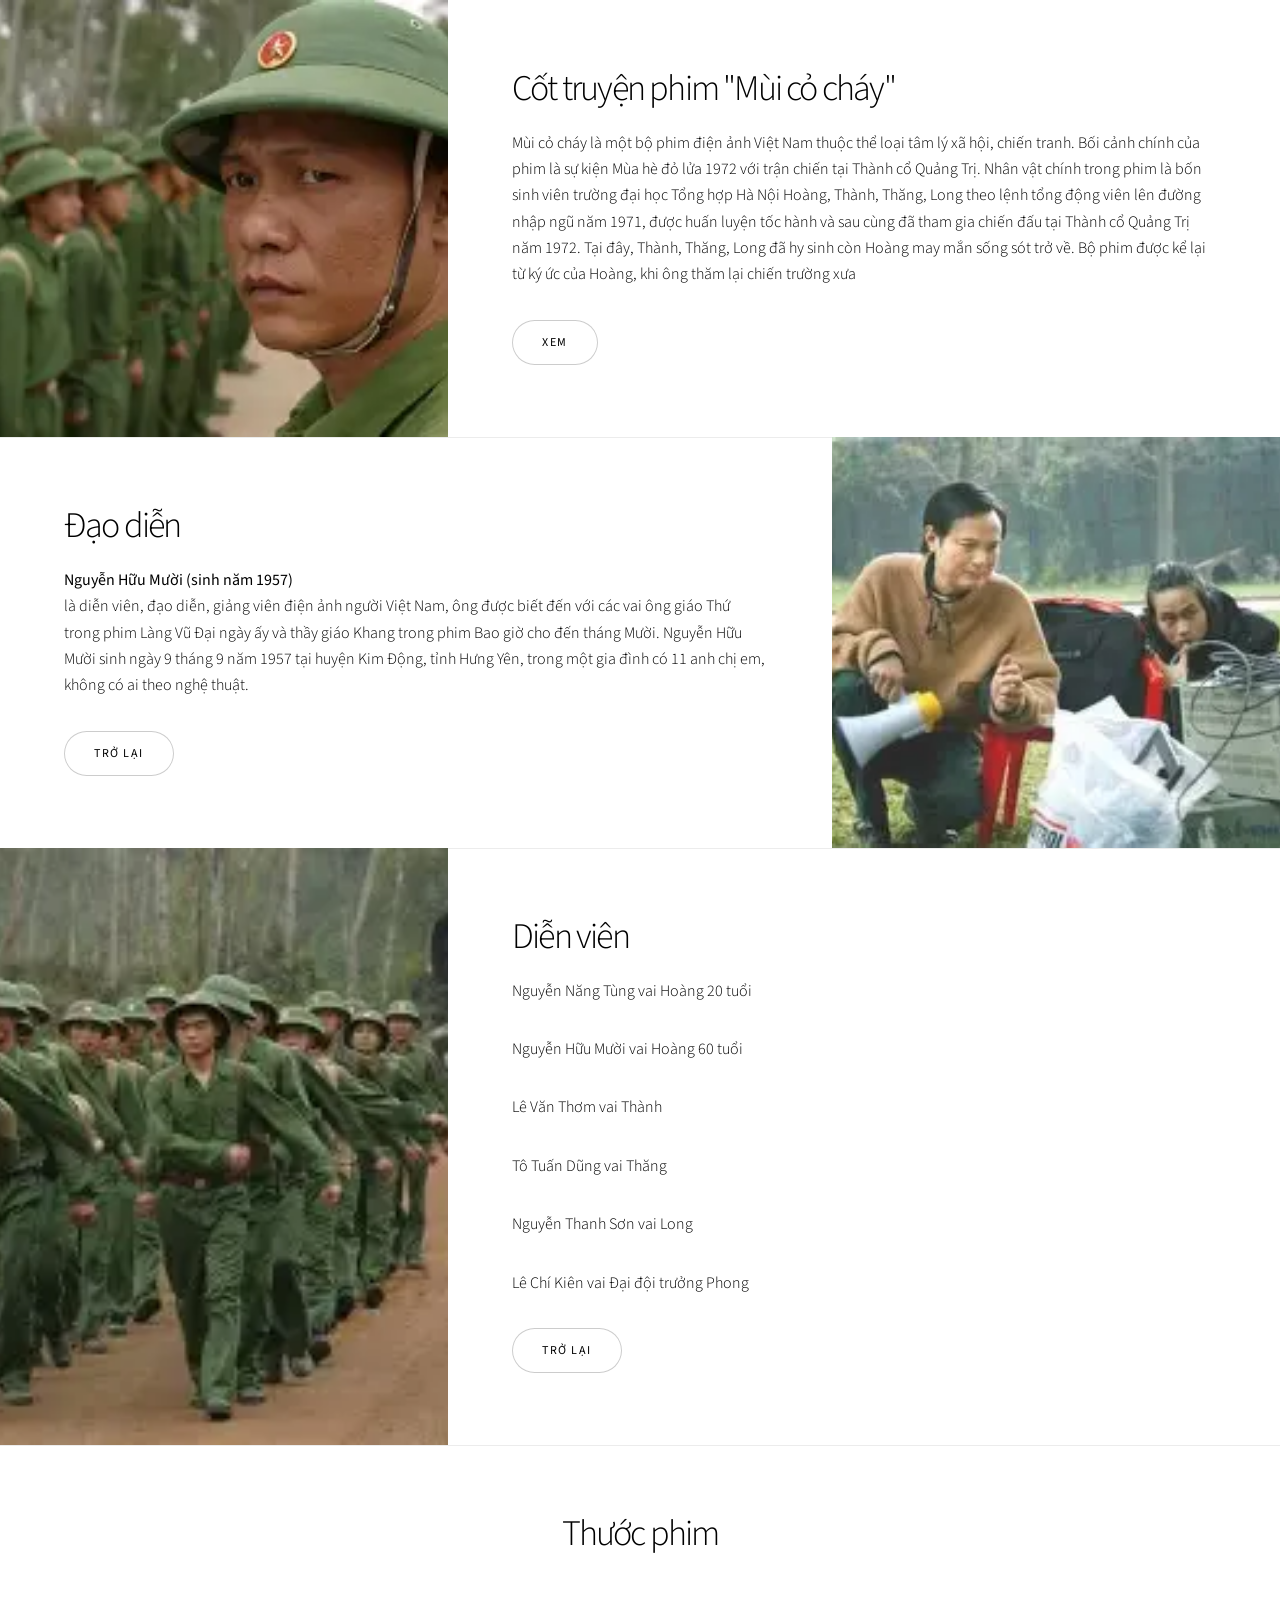
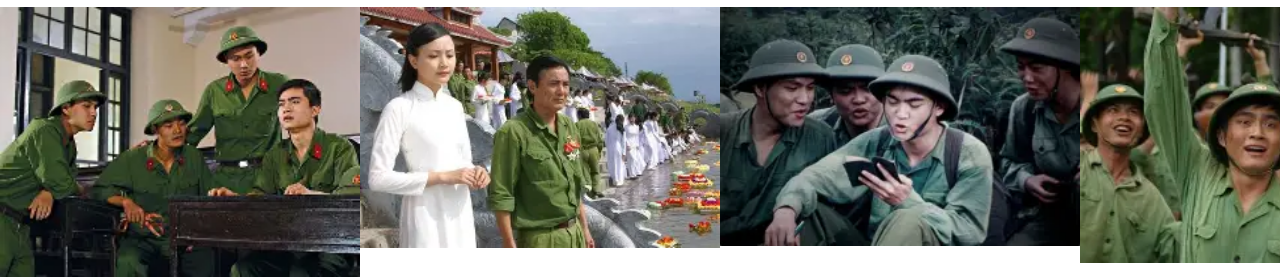
<file: index-demo 1.html>
<!DOCTYPE HTML>
<html>
	<head>
		<title>Story by HTML5 UP</title>
		<meta charset="utf-8" />
		<meta name="viewport" content="width=device-width, initial-scale=1, user-scalable=no" />
		<link rel="stylesheet" href="Trang chi tiết/assets/css/main.css" />
		<noscript><link rel="stylesheet" href="assets/css/noscript.css" /></noscript>
	</head>
	<body class="is-preload">

		<!-- Wrapper -->
			<div id="wrapper" class="divided">
				<!-- Spotlight -->
					<section class="spotlight style1 orient-right content-align-left image-position-center onscroll-image-fade-in" id="first">
						<div class="content">
							<h2>Cốt truyện phim "Mùi cỏ cháy"</h2>
							<p>Mùi cỏ cháy là một bộ phim điện ảnh Việt Nam thuộc thể loại tâm lý xã hội, chiến tranh. Bối cảnh chính của phim là sự kiện Mùa hè đỏ lửa 1972 với trận chiến tại Thành cổ Quảng Trị. Nhân vật chính trong phim là bốn sinh viên trường đại học Tổng hợp Hà Nội Hoàng, Thành, Thăng, Long theo lệnh tổng động viên lên đường nhập ngũ năm 1971, được huấn luyện tốc hành và sau cùng đã tham gia chiến đấu tại Thành cổ Quảng Trị năm 1972. Tại đây, Thành, Thăng, Long đã hy sinh còn Hoàng may mắn sống sót trở về. Bộ phim được kể lại từ ký ức của Hoàng, khi ông thăm lại chiến trường xưa</p>
							<ul class="actions stacked">
								<li><a href="Phim_Trailer/Mùi cỏ cháy.html" class="button">Xem</a></li>
							</ul>							
						</div>
						<div class="image">
							<img src="images/Mùi cỏ cháy_story.webp" alt="" />
						</div>
					</section>
				<!-- Spotlight -->
					<section class="spotlight style1 orient-left content-align-left image-position-center onscroll-image-fade-in">
						<div class="content">
							<h2>Đạo diễn</h2>
							<b>Nguyễn Hữu Mười (sinh năm 1957)</b> <p>là diễn viên, đạo diễn, giảng viên điện ảnh người Việt Nam, ông được biết đến với các vai ông giáo Thứ trong phim Làng Vũ Đại ngày ấy và thầy giáo Khang trong phim Bao giờ cho đến tháng Mười. Nguyễn Hữu Mười sinh ngày 9 tháng 9 năm 1957 tại huyện Kim Động, tỉnh Hưng Yên, trong một gia đình có 11 anh chị em, không có ai theo nghệ thuật.</p>
							<ul class="actions stacked">
								<li><a href="#" class="button">Trở lại</a></li>
							</ul>
						</div>
						<div class="image">
							<img src="images/Mùi cỏ cháy_Đạo diễn.webp" alt="" />
						</div>
					</section>

				<!-- Spotlight -->
					<section class="spotlight style1 orient-right content-align-left image-position-center onscroll-image-fade-in">
						<div class="content">
							<h2>Diễn viên</h2>
							<p>Nguyễn Năng Tùng vai Hoàng 20 tuổi</p>
							<p>Nguyễn Hữu Mười vai Hoàng 60 tuổi</p>
							</p>Lê Văn Thơm vai Thành</p>
							</p>Tô Tuấn Dũng vai Thăng</p>
						    </p>Nguyễn Thanh Sơn vai Long</p>
							</p>Lê Chí Kiên vai Đại đội trưởng Phong</p>
							<ul class="actions stacked">
								<li><a href="#" class="button">Trở lại</a></li>
							</ul>
						</div>
						<div class="image">
							<img src="images/Mùi cỏ cháy_diễn viên.webp" alt="" />
						</div>
					</section>

				<!-- Gallery -->
					<section class="wrapper style1 align-center">
						<div class="inner">
							<h2>Thước phim</h2>
						</div>

						<!-- Gallery -->
							<div class="gallery style2 medium lightbox onscroll-fade-in">
								<article>
									<a href="images/Mùi cỏ cháy_1.webp" class="image">
										<img src="images/Mùi cỏ cháy_1.webp" alt="" />
									</a>
									<div class="caption">
										<h3>Ảnh 1</h3>
										<ul class="actions fixed">
											<li><span class="button small">Xem</span></li>
										</ul>
									</div>
								</article>
								<article>
									<a href="images/Mùi cỏ cháy_2.webp" class="image">
										<img src="images/Mùi cỏ cháy_2.webp" alt="" />
									</a>
									<div class="caption">
										<h3>Ảnh 2</h3>
										<ul class="actions fixed">
											<li><span class="button small">Xem</span></li>
										</ul>
									</div>
								</article>
								<article>
									<a href="images/Mùi cỏ cháy_3.webp" class="image">
										<img src="images/Mùi cỏ cháy_3.webp" alt="" />
									</a>
									<div class="caption">
										<h3>Ảnh 3</h3>
										<ul class="actions fixed">
											<li><span class="button small">Xem</span></li>
										</ul>
									</div>
								</article>
								<article>
									<a href="images/Mùi cỏ cháy_4.webp" class="image">
										<img src="images/Mùi cỏ cháy_4.webp" alt="" />
									</a>
									<div class="caption">
										<h3>Ảnh 4</h3>
										<ul class="actions fixed">
											<li><span class="button small">Xem</span></li>
										</ul>
									</div>
								</article>
							</div>

					</section>
</file>
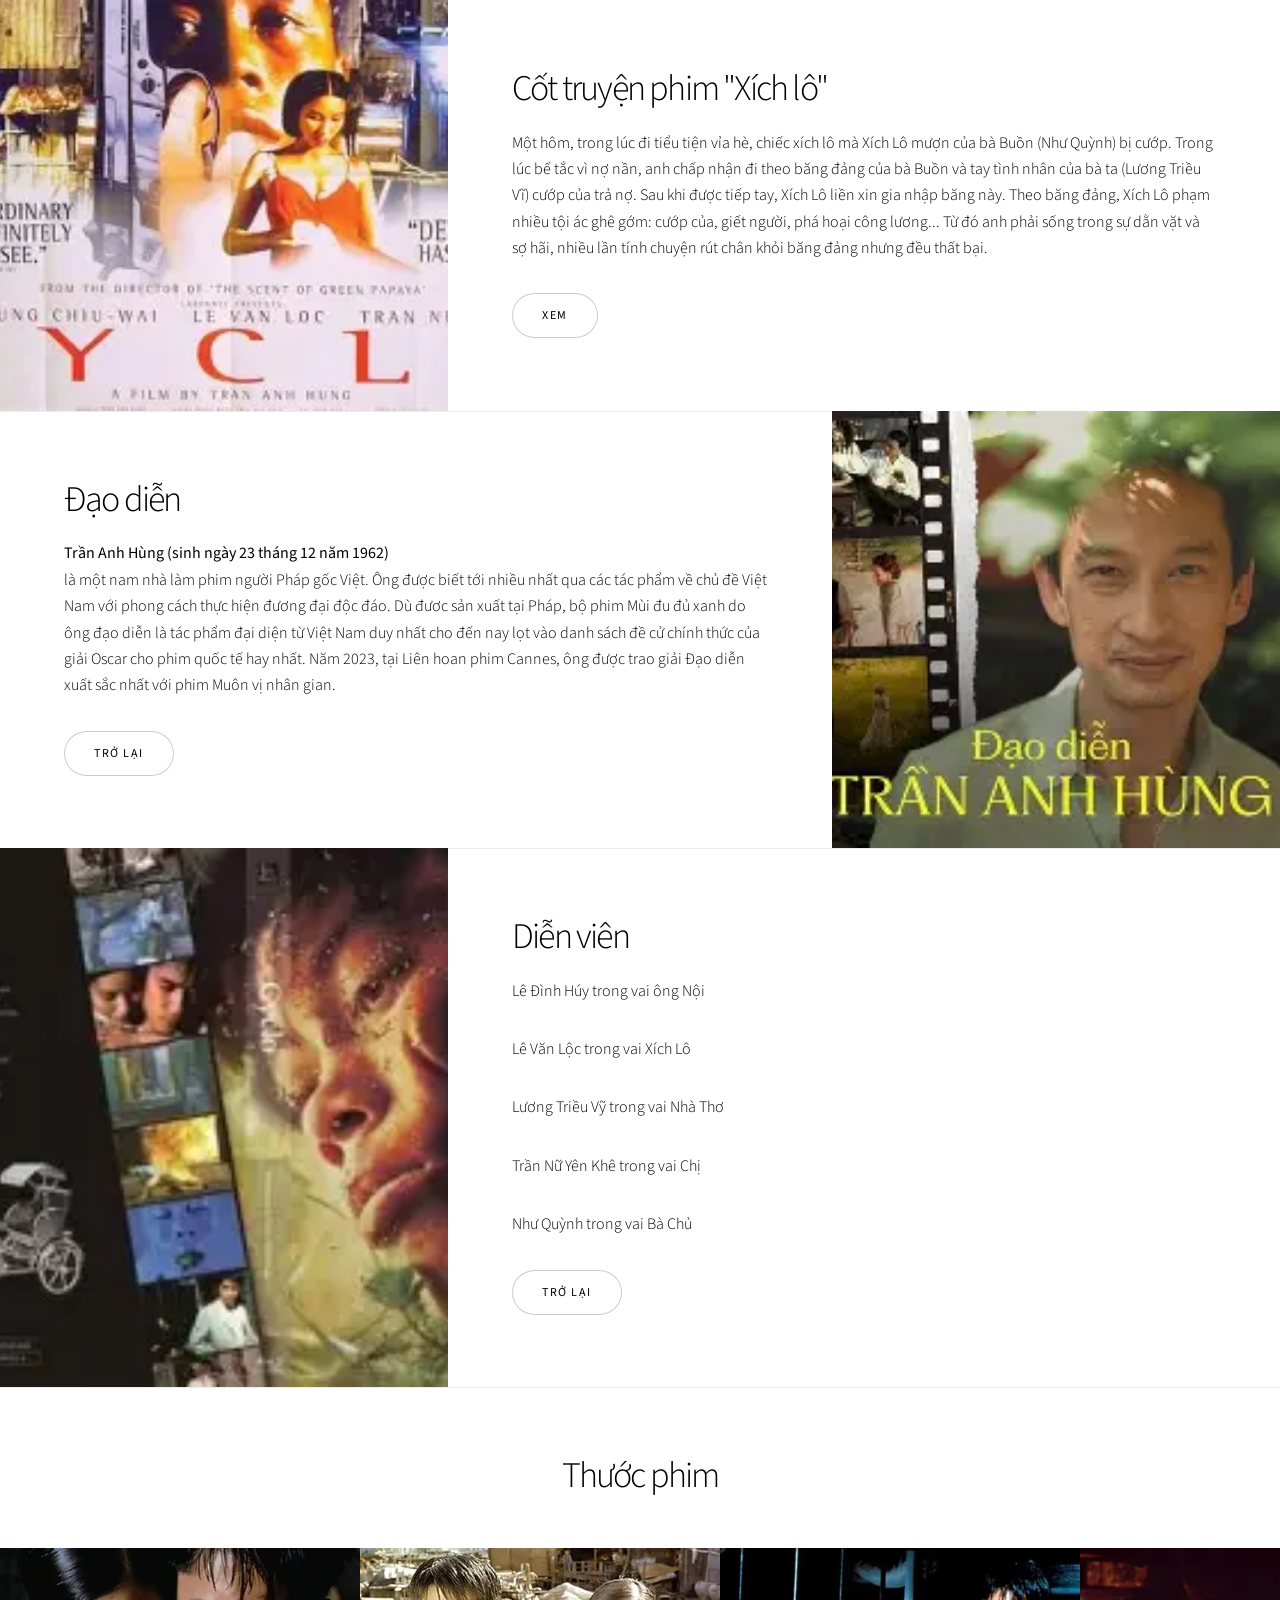
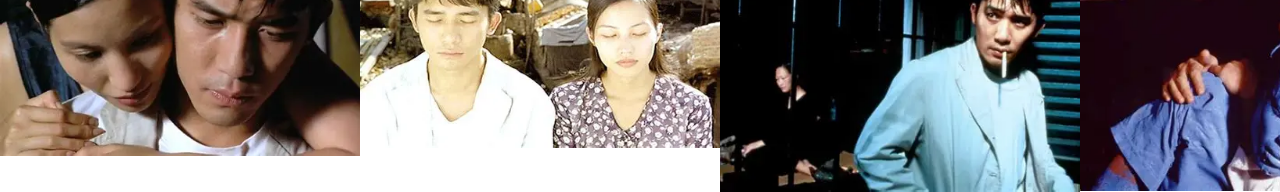
<file: index-demo 3.html>
<!DOCTYPE HTML>
<html>
	<head>
		<title>Story by HTML5 UP</title>
		<meta charset="utf-8" />
		<meta name="viewport" content="width=device-width, initial-scale=1, user-scalable=no" />
		<link rel="stylesheet" href="Trang chi tiết/assets/css/main.css" />
		<noscript><link rel="stylesheet" href="assets/css/noscript.css" /></noscript>
	</head>
	<body class="is-preload">

		<!-- Wrapper -->
			<div id="wrapper" class="divided">
				<!-- Spotlight -->
					<section class="spotlight style1 orient-right content-align-left image-position-center onscroll-image-fade-in" id="first">
						<div class="content">
							<h2>Cốt truyện phim "Xích lô"</h2>
							<p>Một hôm, trong lúc đi tiểu tiện vỉa hè, chiếc xích lô mà Xích Lô mượn của bà Buồn (Như Quỳnh) bị cướp. Trong lúc bế tắc vì nợ nần, anh chấp nhận đi theo băng đảng của bà Buồn và tay tình nhân của bà ta (Lương Triều Vĩ) cướp của trả nợ. Sau khi được tiếp tay, Xích Lô liền xin gia nhập băng này. Theo băng đảng, Xích Lô phạm nhiều tội ác ghê gớm: cướp của, giết người, phá hoại công lương... Từ đó anh phải sống trong sự dằn vặt và sợ hãi, nhiều lần tính chuyện rút chân khỏi băng đảng nhưng đều thất bại.</p>
							<ul class="actions stacked">
								<li><a href="Phim_Trailer/Xích lô.html" class="button">Xem</a></li>
							</ul>							
						</div>
						<div class="image">
							<img src="images/Xích lô_story.webp" alt="" />
						</div>
					</section>

				<!-- Spotlight -->
					<section class="spotlight style1 orient-left content-align-left image-position-center onscroll-image-fade-in">
						<div class="content">
							<h2>Đạo diễn</h2>
							<b>Trần Anh Hùng (sinh ngày 23 tháng 12 năm 1962)</b> <p>là một nam nhà làm phim người Pháp gốc Việt. Ông được biết tới nhiều nhất qua các tác phẩm về chủ đề Việt Nam với phong cách thực hiện đương đại độc đáo. Dù đươc sản xuất tại Pháp, bộ phim Mùi đu đủ xanh do ông đạo diễn là tác phẩm đại diện từ Việt Nam duy nhất cho đến nay lọt vào danh sách đề cử chính thức của giải Oscar cho phim quốc tế hay nhất. Năm 2023, tại Liên hoan phim Cannes, ông được trao giải Đạo diễn xuất sắc nhất với phim Muôn vị nhân gian.</p>
							<ul class="actions stacked">
								<li><a href="#" class="button">Trở lại</a></li>
							</ul>
						</div>
						<div class="image">
							<img src="images/Xích lô_đạo diễn.webp" alt="" />
						</div>
					</section>

				<!-- Spotlight -->
					<section class="spotlight style1 orient-right content-align-left image-position-center onscroll-image-fade-in">
						<div class="content">
							<h2>Diễn viên</h2>
							<p>Lê Đình Húy trong vai ông Nội</p>
							<p>Lê Văn Lộc trong vai Xích Lô</p>
							<p>Lương Triều Vỹ trong vai Nhà Thơ</p>
                            <p>Trần Nữ Yên Khê trong vai Chị</p>
							</p>Như Quỳnh trong vai Bà Chủ</p>
							<ul class="actions stacked">
								<li><a href="#" class="button">Trở lại</a></li>
							</ul>
						</div>
						<div class="image">
							<img src="images/Xích lô_diễn viên.webp" alt="" />
						</div>
					</section>

				<!-- Gallery -->
					<section class="wrapper style1 align-center">
						<div class="inner">
							<h2>Thước phim</h2>
						</div>

						<!-- Gallery -->
							<div class="gallery style2 medium lightbox onscroll-fade-in">
								<article>
									<a href="images/Xích lô_1.webp" class="image">
										<img src="images/Xích lô_1.webp" alt="" />
									</a>
									<div class="caption">
										<h3>Ảnh 1</h3>
										<ul class="actions fixed">
											<li><span class="button small">Xem</span></li>
										</ul>
									</div>
								</article>
								<article>
									<a href="images/Xích lô_2.webp" class="image">
										<img src="images/Xích lô_2.webp" alt="" />
									</a>
									<div class="caption">
										<h3>Ảnh 2</h3>
										<ul class="actions fixed">
											<li><span class="button small">Xem</span></li>
										</ul>
									</div>
								</article>
								<article>
									<a href="images/Xích lô_3.webp" class="image">
										<img src="images/Xích lô_3.webp" alt="" />
									</a>
									<div class="caption">
										<h3>Ảnh 3</h3>
										<ul class="actions fixed">
											<li><span class="button small">Xem</span></li>
										</ul>
									</div>
								</article>
								<article>
									<a href="images/Xích lô_4.webp" class="image">
										<img src="images/Xích lô_4.webp" alt="" />
									</a>
									<div class="caption">
										<h3>Ảnh 4</h3>
										<ul class="actions fixed">
											<li><span class="button small">Xem</span></li>
										</ul>
									</div>
								</article>
							</div>

					</section>
</file>
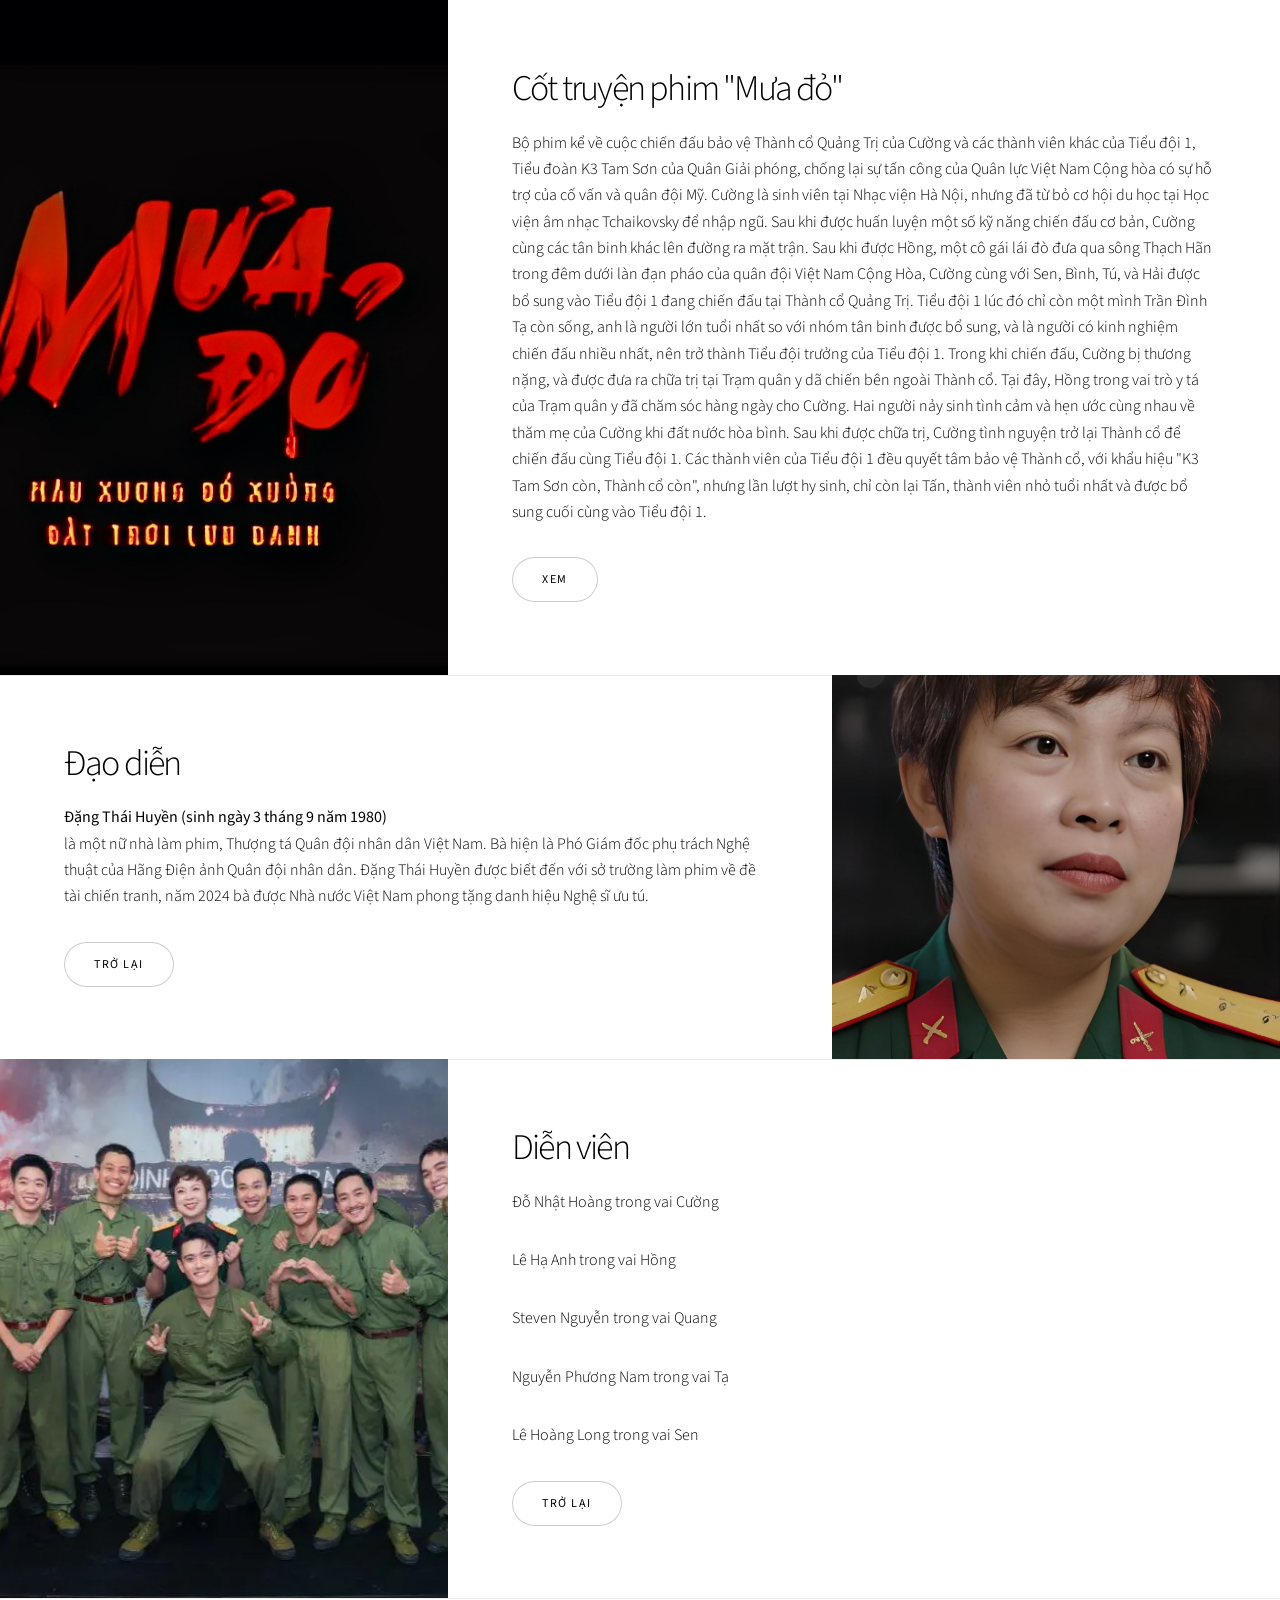
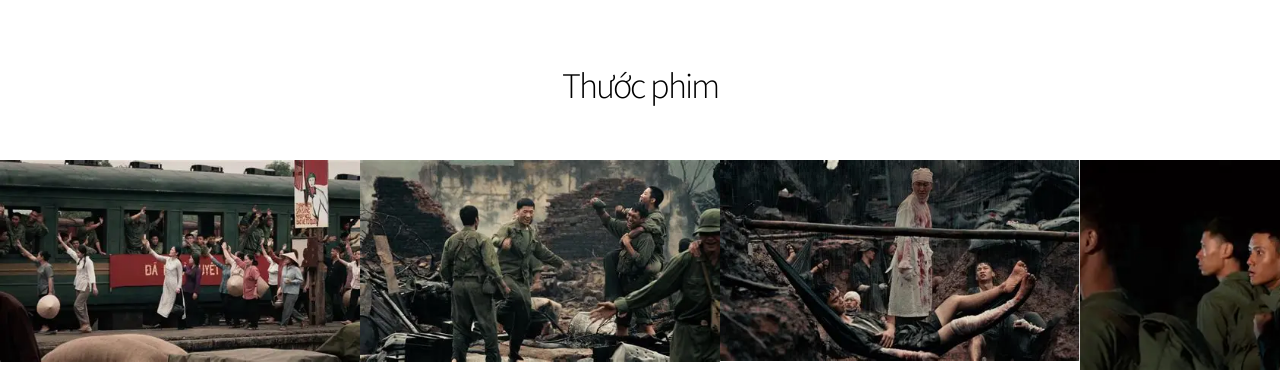
<file: index-demo 4.html>
<!DOCTYPE HTML>
<html>
	<head>
		<title>Story by HTML5 UP</title>
		<meta charset="utf-8" />
		<meta name="viewport" content="width=device-width, initial-scale=1, user-scalable=no" />
		<link rel="stylesheet" href="Trang chi tiết/assets/css/main.css" />
		<noscript><link rel="stylesheet" href="assets/css/noscript.css" /></noscript>
	</head>
	<body class="is-preload">

		<!-- Wrapper -->
			<div id="wrapper" class="divided">
				<!-- Spotlight -->
					<section class="spotlight style1 orient-right content-align-left image-position-center onscroll-image-fade-in" id="first">
						<div class="content">
							<h2>Cốt truyện phim "Mưa đỏ"</h2>
							<p>Bộ phim kể về cuộc chiến đấu bảo vệ Thành cổ Quảng Trị của Cường và các thành viên khác của Tiểu đội 1, Tiểu đoàn K3 Tam Sơn của Quân Giải phóng, chống lại sự tấn công của Quân lực Việt Nam Cộng hòa có sự hỗ trợ của cố vấn và quân đội Mỹ. Cường là sinh viên tại Nhạc viện Hà Nội, nhưng đã từ bỏ cơ hội du học tại Học viện âm nhạc Tchaikovsky để nhập ngũ. Sau khi được huấn luyện một số kỹ năng chiến đấu cơ bản, Cường cùng các tân binh khác lên đường ra mặt trận. Sau khi được Hồng, một cô gái lái đò đưa qua sông Thạch Hãn trong đêm dưới làn đạn pháo của quân đội Việt Nam Cộng Hòa, Cường cùng với Sen, Bình, Tú, và Hải được bổ sung vào Tiểu đội 1 đang chiến đấu tại Thành cổ Quảng Trị. Tiểu đội 1 lúc đó chỉ còn một mình Trần Đình Tạ còn sống, anh là người lớn tuổi nhất so với nhóm tân binh được bổ sung, và là người có kinh nghiệm chiến đấu nhiều nhất, nên trở thành Tiểu đội trưởng của Tiểu đội 1. Trong khi chiến đấu, Cường bị thương nặng, và được đưa ra chữa trị tại Trạm quân y dã chiến bên ngoài Thành cổ. Tại đây, Hồng trong vai trò y tá của Trạm quân y đã chăm sóc hàng ngày cho Cường. Hai người nảy sinh tình cảm và hẹn ước cùng nhau về thăm mẹ của Cường khi đất nước hòa bình. Sau khi được chữa trị, Cường tình nguyện trở lại Thành cổ để chiến đấu cùng Tiểu đội 1. Các thành viên của Tiểu đội 1 đều quyết tâm bảo vệ Thành cổ, với khẩu hiệu "K3 Tam Sơn còn, Thành cổ còn", nhưng lần lượt hy sinh, chỉ còn lại Tấn, thành viên nhỏ tuổi nhất và được bổ sung cuối cùng vào Tiểu đội 1.</p>
							<ul class="actions stacked">
								<li><a href="Phim_Trailer/Mưa đỏ.html" class="button">Xem</a></li>
							</ul>							
						</div>
						<div class="image">
							<img src="images/Mưa đỏ_story.webp" alt="" />
						</div>
					</section>

				<!-- Spotlight -->
					<section class="spotlight style1 orient-left content-align-left image-position-center onscroll-image-fade-in">
						<div class="content">
							<h2>Đạo diễn</h2>
							<b>Đặng Thái Huyền (sinh ngày 3 tháng 9 năm 1980)</b> <p>là một nữ nhà làm phim, Thượng tá Quân đội nhân dân Việt Nam. Bà hiện là Phó Giám đốc phụ trách Nghệ thuật của Hãng Điện ảnh Quân đội nhân dân. Đặng Thái Huyền được biết đến với sở trường làm phim về đề tài chiến tranh, năm 2024 bà được Nhà nước Việt Nam phong tặng danh hiệu Nghệ sĩ ưu tú.</p>
							<ul class="actions stacked">
								<li><a href="#" class="button">Trở lại</a></li>
							</ul>
						</div>
						<div class="image">
							<img src="images/Mưa đỏ_đạo diễn.jfif" alt="" />
						</div>
					</section>

				<!-- Spotlight -->
					<section class="spotlight style1 orient-right content-align-left image-position-center onscroll-image-fade-in">
						<div class="content">
							<h2>Diễn viên</h2>
							<p>Đỗ Nhật Hoàng trong vai Cường</p>
							<p>Lê Hạ Anh trong vai Hồng</p>
							<p>Steven Nguyễn trong vai Quang</p>
							<p>Nguyễn Phương Nam trong vai Tạ</p>
							<p>Lê Hoàng Long trong vai Sen</p>
							<ul class="actions stacked">
								<li><a href="#" class="button">Trở lại</a></li>
							</ul>
						</div>
						<div class="image">
							<img src="images/Mưa đỏ_diễn viên.webp" alt="" />
						</div>
					</section>

				<!-- Gallery -->
					<section class="wrapper style1 align-center">
						<div class="inner">
							<h2>Thước phim</h2>
						</div>

						<!-- Gallery -->
							<div class="gallery style2 medium lightbox onscroll-fade-in">
								<article>
									<a href="images/Mưa đỏ_1.webp" class="image">
										<img src="images/Mưa đỏ_1.webp" alt="" />
									</a>
									<div class="caption">
										<h3>Ảnh 1</h3>
										<ul class="actions fixed">
											<li><span class="button small">Xem</span></li>
										</ul>
									</div>
								</article>
								<article>
									<a href="images/Mưa đỏ_2.webp" class="image">
										<img src="images/Mưa đỏ_2.webp" alt="" />
									</a>
									<div class="caption">
										<h3>Ảnh 2</h3>
										<ul class="actions fixed">
											<li><span class="button small">Xem</span></li>
										</ul>
									</div>
								</article>
								<article>
									<a href="images/Mưa đỏ_3.webp" class="image">
										<img src="images/Mưa đỏ_3.webp" alt="" />
									</a>
									<div class="caption">
										<h3>Ảnh 3</h3>
										<ul class="actions fixed">
											<li><span class="button small">Xem</span></li>
										</ul>
									</div>
								</article>
								<article>
									<a href="images/Mưa đỏ_4.webp" class="image">
										<img src="images/Mưa đỏ_4.webp" alt="" />
									</a>
									<div class="caption">
										<h3>Ảnh 4</h3>
										<ul class="actions fixed">
											<li><span class="button small">Xem</span></li>
										</ul>
									</div>
								</article>
							</div>

					</section>
</file>
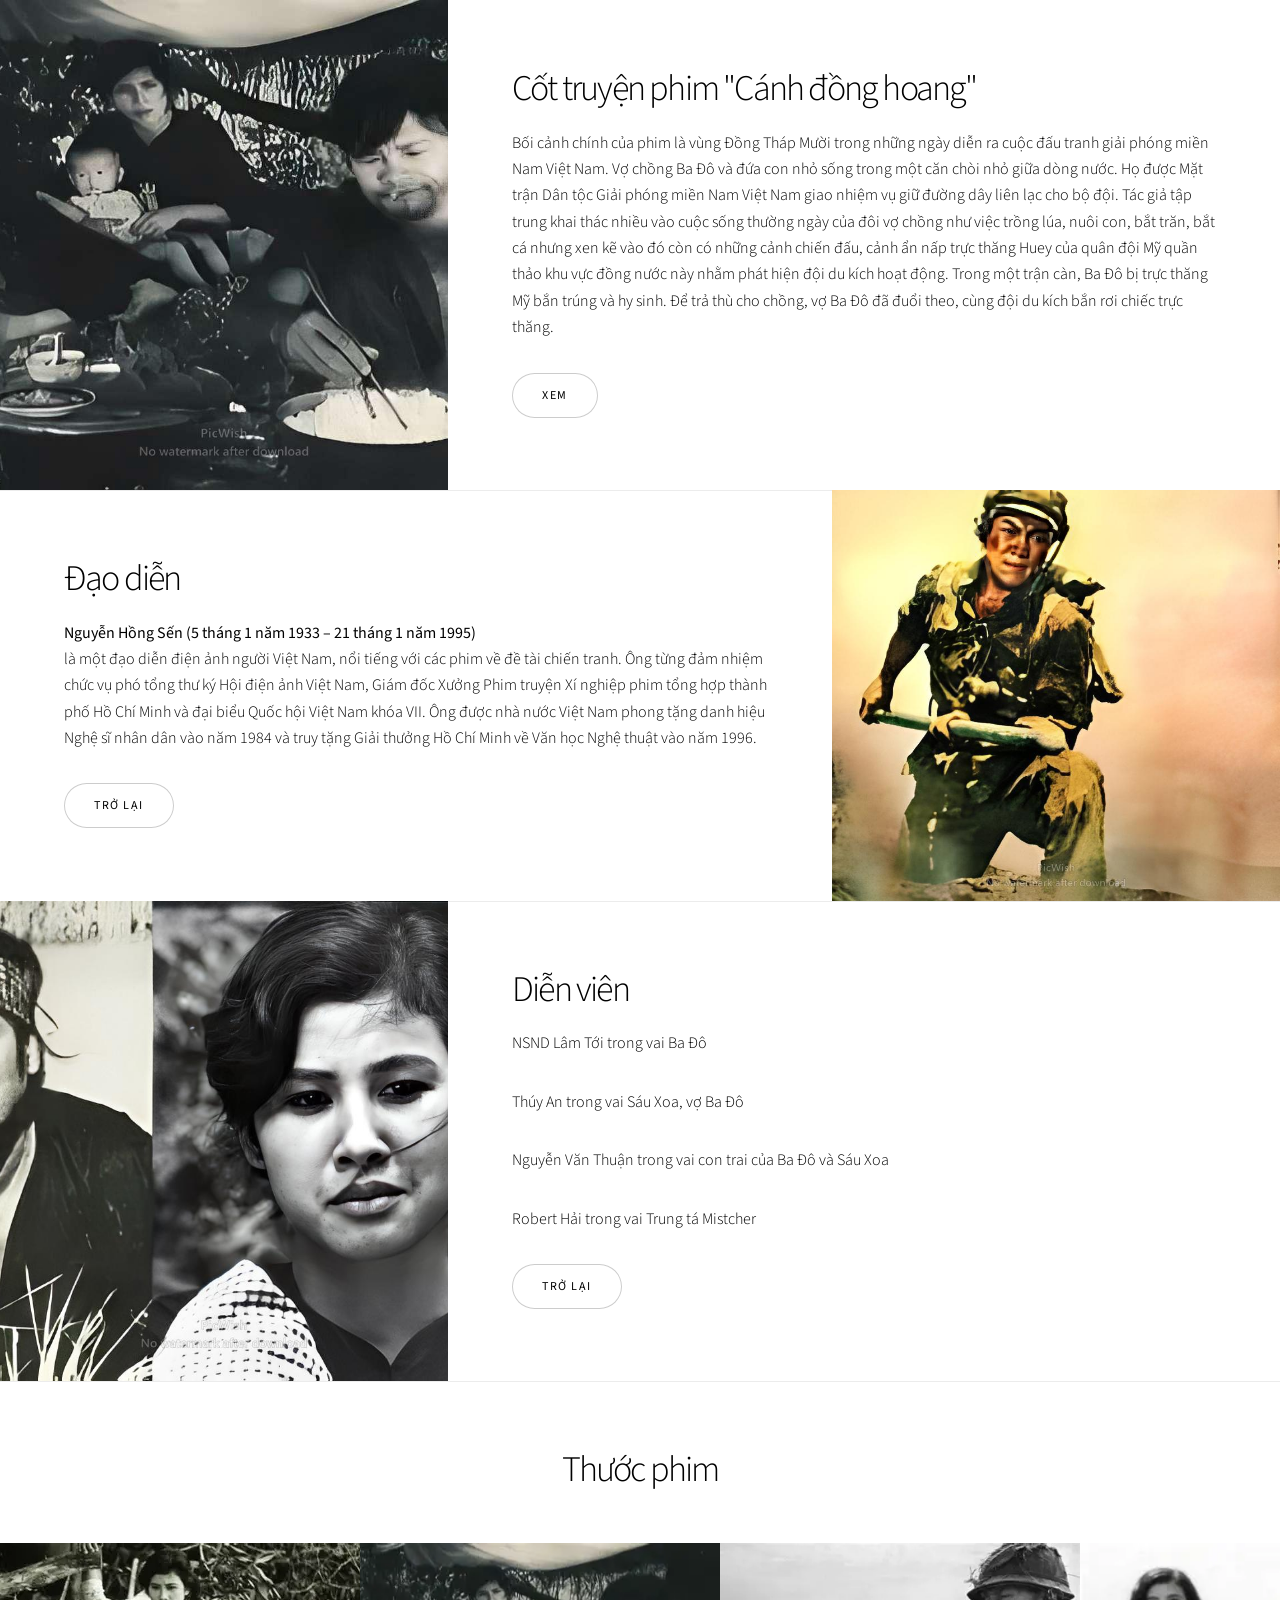
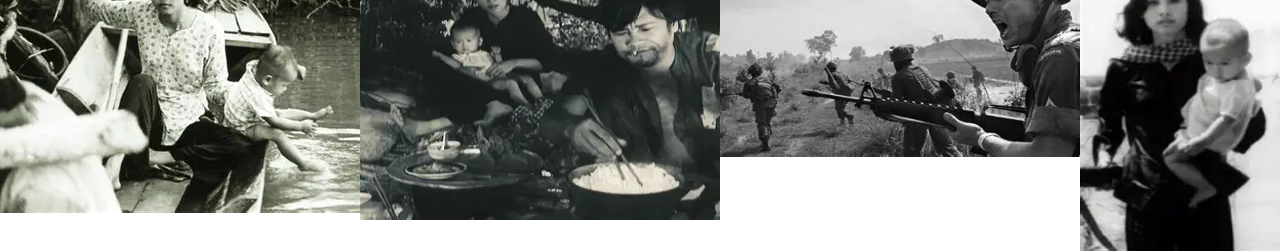
<file: index-demo 5.html>
<!DOCTYPE HTML>
<html>
	<head>
		<title>Story by HTML5 UP</title>
		<meta charset="utf-8" />
		<meta name="viewport" content="width=device-width, initial-scale=1, user-scalable=no" />
		<link rel="stylesheet" href="Trang chi tiết/assets/css/main.css" />
		<noscript><link rel="stylesheet" href="assets/css/noscript.css" /></noscript>
	</head>
	<body class="is-preload">

		<!-- Wrapper -->
			<div id="wrapper" class="divided">
				<!-- Spotlight -->
					<section class="spotlight style1 orient-right content-align-left image-position-center onscroll-image-fade-in" id="first">
						<div class="content">
							<h2>Cốt truyện phim "Cánh đồng hoang"</h2>
							<p>Bối cảnh chính của phim là vùng Đồng Tháp Mười trong những ngày diễn ra cuộc đấu tranh giải phóng miền Nam Việt Nam. Vợ chồng Ba Đô và đứa con nhỏ sống trong một căn chòi nhỏ giữa dòng nước. Họ được Mặt trận Dân tộc Giải phóng miền Nam Việt Nam giao nhiệm vụ giữ đường dây liên lạc cho bộ đội. Tác giả tập trung khai thác nhiều vào cuộc sống thường ngày của đôi vợ chồng như việc trồng lúa, nuôi con, bắt trăn, bắt cá nhưng xen kẽ vào đó còn có những cảnh chiến đấu, cảnh ẩn nấp trực thăng Huey của quân đội Mỹ quần thảo khu vực đồng nước này nhằm phát hiện đội du kích hoạt động. Trong một trận càn, Ba Đô bị trực thăng Mỹ bắn trúng và hy sinh. Để trả thù cho chồng, vợ Ba Đô đã đuổi theo, cùng đội du kích bắn rơi chiếc trực thăng.</p>
							<ul class="actions stacked">
									<li><a href="Phim_Trailer/Cánh đồng hoang.html" class="button">Xem</a></li>
							</ul>							
						</div>
						<div class="image">
							<img src="images/Cánh đồng hoang_story.webp" alt="" />
						</div>
					</section>


				<!-- Spotlight -->
					<section class="spotlight style1 orient-left content-align-left image-position-center onscroll-image-fade-in">
						<div class="content">
							<h2>Đạo diễn</h2>
							<b>Nguyễn Hồng Sến (5 tháng 1 năm 1933 – 21 tháng 1 năm 1995)</b> <p>là một đạo diễn điện ảnh người Việt Nam, nổi tiếng với các phim về đề tài chiến tranh. Ông từng đảm nhiệm chức vụ phó tổng thư ký Hội điện ảnh Việt Nam, Giám đốc Xưởng Phim truyện Xí nghiệp phim tổng hợp thành phố Hồ Chí Minh và đại biểu Quốc hội Việt Nam khóa VII. Ông được nhà nước Việt Nam phong tặng danh hiệu Nghệ sĩ nhân dân vào năm 1984 và truy tặng Giải thưởng Hồ Chí Minh về Văn học Nghệ thuật vào năm 1996.</p>
							<ul class="actions stacked">
								<li><a href="#" class="button">Trở lại</a></li>
							</ul>
						</div>
						<div class="image">
							<img src="images/Cánh đồng hoang_đạo diễn.jfif" alt="" />
						</div>
					</section>

				<!-- Spotlight -->
					<section class="spotlight style1 orient-right content-align-left image-position-center onscroll-image-fade-in">
						<div class="content">
							<h2>Diễn viên</h2>
							<p>NSND Lâm Tới trong vai Ba Đô</p>
							<p>Thúy An trong vai Sáu Xoa, vợ Ba Đô</p>
							<p>Nguyễn Văn Thuận trong vai con trai của Ba Đô và Sáu Xoa</p>
							<p>Robert Hải trong vai Trung tá Mistcher</p>
							<ul class="actions stacked">
								<li><a href="#" class="button">Trở lại</a></li>
							</ul>
						</div>
						<div class="image">
							<img src="images/Cánh đồng hoang_diễn viên.webp" alt="" />
						</div>
					</section>

				<!-- Gallery -->
					<section class="wrapper style1 align-center">
						<div class="inner">
							<h2>Thước phim</h2>
						</div>

						<!-- Gallery -->
							<div class="gallery style2 medium lightbox onscroll-fade-in">
								<article>
									<a href="images/CDH_1.webp" class="image">
										<img src="images/CDH_1.webp" alt="" />
									</a>
									<div class="caption">
										<h3>Ảnh 1</h3>
										<ul class="actions fixed">
											<li><span class="button small">Xem</span></li>
										</ul>
									</div>
								</article>
								<article>
									<a href="images/CDH_2.webp" class="image">
										<img src="images/CDH_2.webp" alt="" />
									</a>
									<div class="caption">
										<h3>Ảnh 2</h3>
										<ul class="actions fixed">
											<li><span class="button small">Xem</span></li>
										</ul>
									</div>
								</article>
								<article>
									<a href="images/CDH_3.webp" class="image">
										<img src="images/CDH_3.webp" alt="" />
									</a>
									<div class="caption">
										<h3>Ảnh 3</h3>
										<ul class="actions fixed">
											<li><span class="button small">Xem</span></li>
										</ul>
									</div>
								</article>
								<article>
									<a href="images/CDH_4.webp" class="image">
										<img src="images/CDH_4.webp" alt="" />
									</a>
									<div class="caption">
										<h3>Ảnh 4</h3>
										<ul class="actions fixed">
											<li><span class="button small">Xem</span></li>
										</ul>
									</div>
								</article>
							</div>

					</section>
</file>
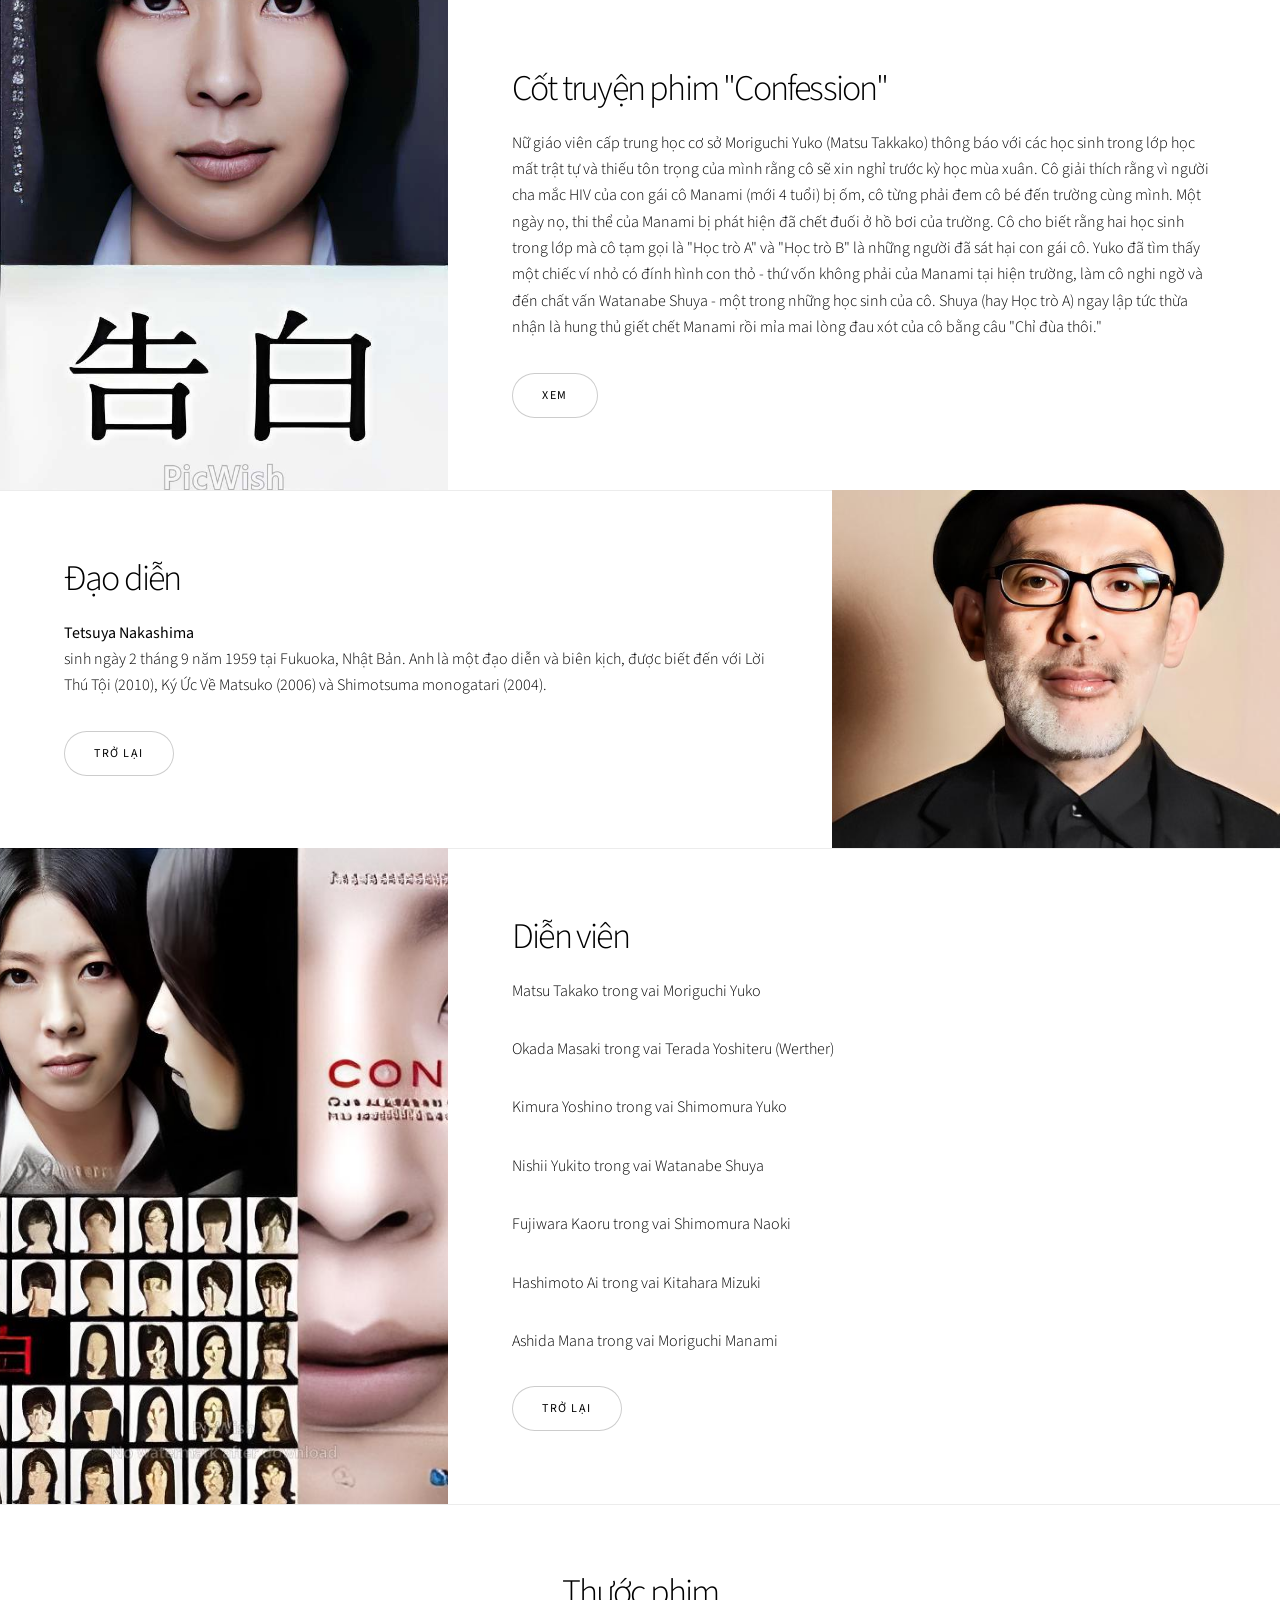
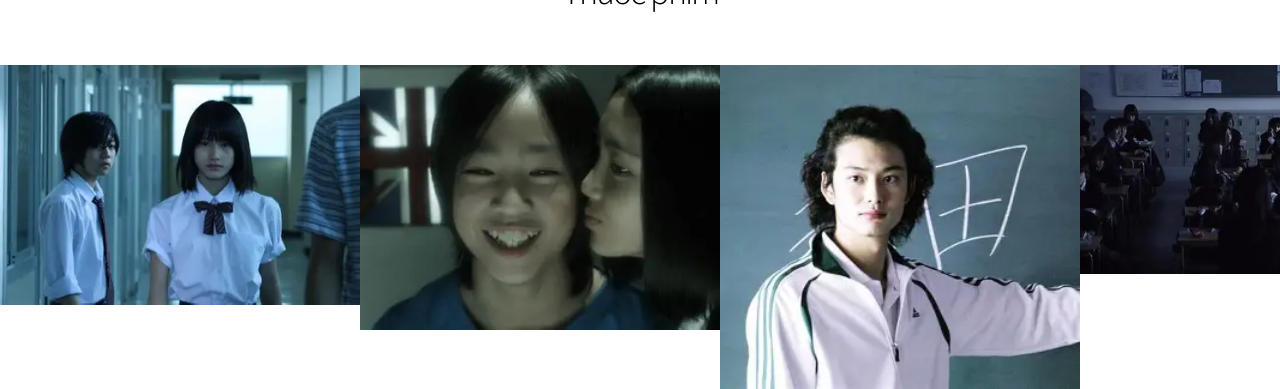
<file: index-demo 6.html>
<!DOCTYPE HTML>
<html>
	<head>
		<title>Story by HTML5 UP</title>
		<meta charset="utf-8" />
		<meta name="viewport" content="width=device-width, initial-scale=1, user-scalable=no" />
		<link rel="stylesheet" href="Trang chi tiết/assets/css/main.css" />
		<noscript><link rel="stylesheet" href="assets/css/noscript.css" /></noscript>
	</head>
	<body class="is-preload">

		<!-- Wrapper -->
			<div id="wrapper" class="divided">
				<!-- Spotlight -->
					<section class="spotlight style1 orient-right content-align-left image-position-center onscroll-image-fade-in" id="first">
						<div class="content">
							<h2>Cốt truyện phim "Confession"</h2>
							<p>Nữ giáo viên cấp trung học cơ sở Moriguchi Yuko (Matsu Takkako) thông báo với các học sinh trong lớp học mất trật tự và thiếu tôn trọng của mình rằng cô sẽ xin nghỉ trước kỳ học mùa xuân. Cô giải thích rằng vì người cha mắc HIV của con gái cô Manami (mới 4 tuổi) bị ốm, cô từng phải đem cô bé đến trường cùng mình. Một ngày nọ, thi thể của Manami bị phát hiện đã chết đuối ở hồ bơi của trường. Cô cho biết rằng hai học sinh trong lớp mà cô tạm gọi là "Học trò A" và "Học trò B" là những người đã sát hại con gái cô. Yuko đã tìm thấy một chiếc ví nhỏ có đính hình con thỏ - thứ vốn không phải của Manami tại hiện trường, làm cô nghi ngờ và đến chất vấn Watanabe Shuya - một trong những học sinh của cô. Shuya (hay Học trò A) ngay lập tức thừa nhận là hung thủ giết chết Manami rồi mỉa mai lòng đau xót của cô bằng câu "Chỉ đùa thôi."</p>
							<ul class="actions stacked">
								<li><a href="Phim_Trailer/Confession.html" class="button">Xem</a></li>
							</ul>							
						</div>
						<div class="image">
							<img src="images/Confession_story.webp" alt="" />
						</div>
					</section>
				<!-- Spotlight -->
					<section class="spotlight style1 orient-left content-align-left image-position-center onscroll-image-fade-in">
						<div class="content">
							<h2>Đạo diễn</h2>
							<b>Tetsuya Nakashima</b> <p>sinh ngày 2 tháng 9 năm 1959 tại Fukuoka, Nhật Bản. Anh là một đạo diễn và biên kịch, được biết đến với Lời Thú Tội (2010), Ký Ức Về Matsuko (2006) và Shimotsuma monogatari (2004).</p>
							<ul class="actions stacked">
								<li><a href="#" class="button">Trở lại</a></li>
							</ul>
						</div>
						<div class="image">
							<img src="images/Confession_đạo diễn.webp" alt="" />
						</div>
					</section>

				<!-- Spotlight -->
					<section class="spotlight style1 orient-right content-align-left image-position-center onscroll-image-fade-in">
						<div class="content">
							<h2>Diễn viên</h2>
							<p>Matsu Takako trong vai Moriguchi Yuko</p>
							<p>Okada Masaki trong vai Terada Yoshiteru (Werther)</p>
							<p>Kimura Yoshino trong vai Shimomura Yuko</p>
							<p>Nishii Yukito trong vai Watanabe Shuya</p>
							<p>Fujiwara Kaoru trong vai Shimomura Naoki</p>
							<p>Hashimoto Ai trong vai Kitahara Mizuki</p>
							<p>Ashida Mana trong vai Moriguchi Manami</p>
							<ul class="actions stacked">
								<li><a href="#" class="button">Trở lại</a></li>
							</ul>
						</div>
						<div class="image">
							<img src="images/Confession_diễn viên.webp" alt="" />
						</div>
					</section>

				<!-- Gallery -->
					<section class="wrapper style1 align-center">
						<div class="inner">
							<h2>Thước phim</h2>						
						</div>

						<!-- Gallery -->
							<div class="gallery style2 medium lightbox onscroll-fade-in">
								<article>
									<a href="images/C_1.webp" class="image">
										<img src="images/C_1.webp" alt="" />
									</a>
									<div class="caption">
										<h3>Ảnh 1</h3>
										<ul class="actions fixed">
											<li><span class="button small">Xem</span></li>
										</ul>
									</div>
								</article>
								<article>
									<a href="images/C_2.webp" class="image">
										<img src="images/C_2.webp" alt="" />
									</a>
									<div class="caption">
										<h3>Ảnh 2</h3>
										<ul class="actions fixed">
											<li><span class="button small">Xem</span></li>
										</ul>
									</div>
								</article>
								<article>
									<a href="images/C_3.webp" class="image">
										<img src="images/C_3.webp" alt="" />
									</a>
									<div class="caption">
										<h3>Ảnh 3</h3>
										<ul class="actions fixed">
											<li><span class="button small">Xem</span></li>
										</ul>
									</div>
								</article>
								<article>
									<a href="images/C_4.webp" class="image">
										<img src="images/C_4.webp" alt="" />
									</a>
									<div class="caption">
										<h3>Ảnh 4</h3>
										<ul class="actions fixed">
											<li><span class="button small">Xem</span></li>
										</ul>
									</div>
								</article>
							</div>

					</section>
</file>
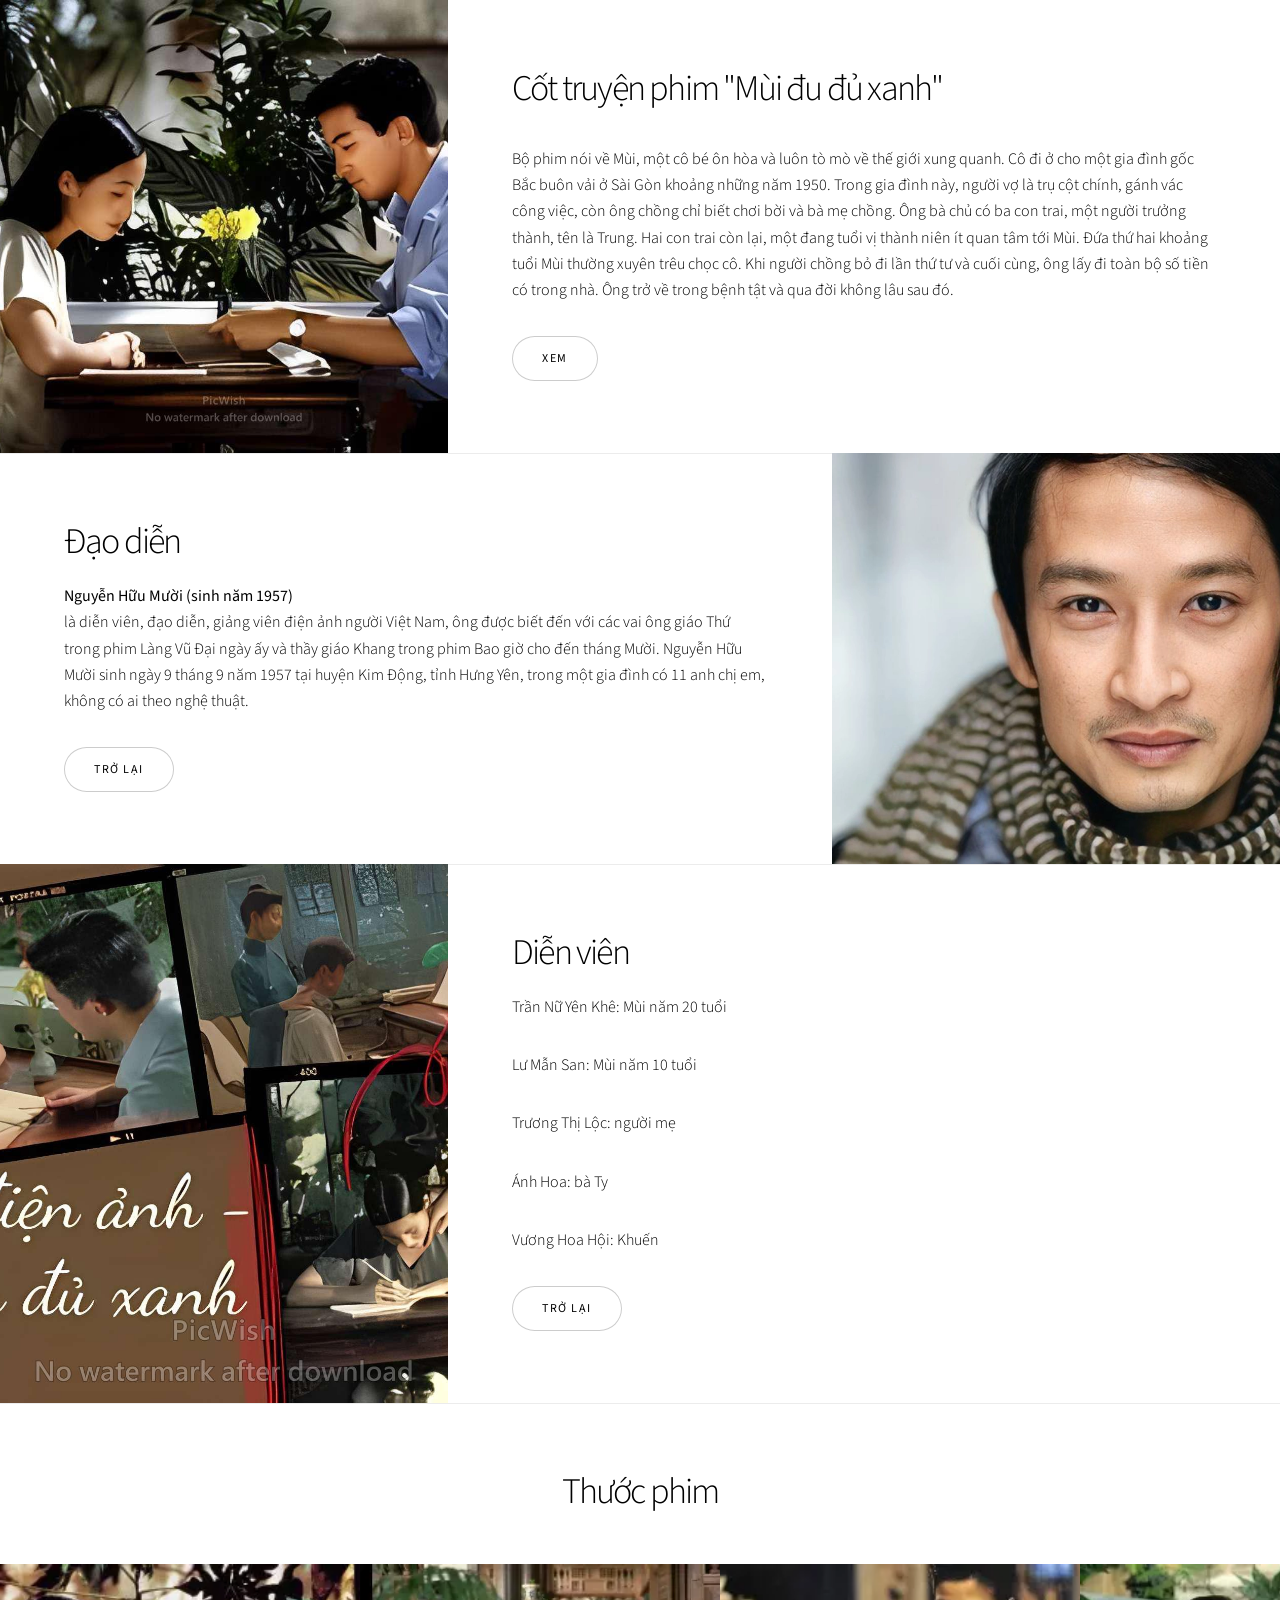
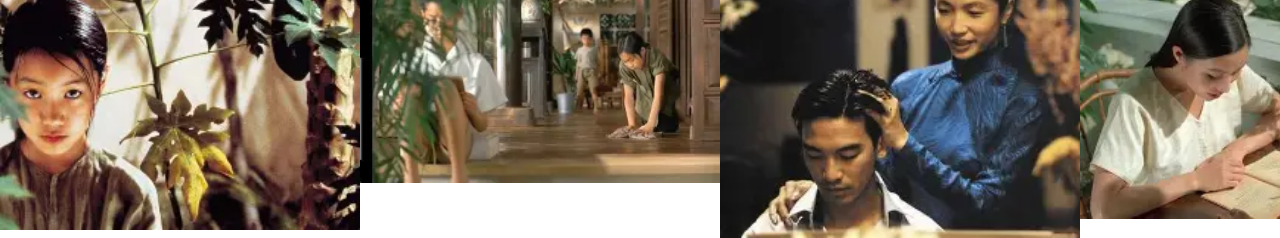
<file: index-demo 7.html>
<!DOCTYPE HTML>
<html>
	<head>
		<title>Story by HTML5 UP</title>
		<meta charset="utf-8" />
		<meta name="viewport" content="width=device-width, initial-scale=1, user-scalable=no" />
		<link rel="stylesheet" href="Trang chi tiết/assets/css/main.css" />
		<noscript><link rel="stylesheet" href="assets/css/noscript.css" /></noscript>
	</head>
	<body class="is-preload">

		<!-- Wrapper -->
			<div id="wrapper" class="divided">

				<!-- Spotlight -->
					<section class="spotlight style1 orient-right content-align-left image-position-center onscroll-image-fade-in" id="first">
						<div class="content">
							<h2>Cốt truyện phim "Mùi đu đủ xanh"</h2>
							</p>Bộ phim nói về Mùi, một cô bé ôn hòa và luôn tò mò về thế giới xung quanh. Cô đi ở cho một gia đình gốc Bắc buôn vải ở Sài Gòn khoảng những năm 1950. Trong gia đình này, người vợ là trụ cột chính, gánh vác công việc, còn ông chồng chỉ biết chơi bời và bà mẹ chồng. Ông bà chủ có ba con trai, một người trưởng thành, tên là Trung. Hai con trai còn lại, một đang tuổi vị thành niên ít quan tâm tới Mùi. Đứa thứ hai khoảng tuổi Mùi thường xuyên trêu chọc cô. Khi người chồng bỏ đi lần thứ tư và cuối cùng, ông lấy đi toàn bộ số tiền có trong nhà. Ông trở về trong bệnh tật và qua đời không lâu sau đó.</p>
							<ul class="actions stacked">
								<li><a href="Phim_Trailer/Mùi đu đủ xanh.html" class="button">Xem</a></li>
							</ul>							
						</div>
						<div class="image">
							<img src="images/Mùi đu đủ xanh_story.webp" alt="" />
						</div>
					</section>

				<!-- Spotlight -->
					<section class="spotlight style1 orient-left content-align-left image-position-center onscroll-image-fade-in">
						<div class="content">
							<h2>Đạo diễn</h2>
							<b>Nguyễn Hữu Mười (sinh năm 1957)</b> <p>là diễn viên, đạo diễn, giảng viên điện ảnh người Việt Nam, ông được biết đến với các vai ông giáo Thứ trong phim Làng Vũ Đại ngày ấy và thầy giáo Khang trong phim Bao giờ cho đến tháng Mười. Nguyễn Hữu Mười sinh ngày 9 tháng 9 năm 1957 tại huyện Kim Động, tỉnh Hưng Yên, trong một gia đình có 11 anh chị em, không có ai theo nghệ thuật.</p>
							<ul class="actions stacked">
								<li><a href="#" class="button">Trở lại</a></li>
							</ul>
						</div>
						<div class="image">
							<img src="images/Mùi đu đủ xanh_đạo diễn.webp" alt="" />
						</div>
					</section>

				<!-- Spotlight -->
					<section class="spotlight style1 orient-right content-align-left image-position-center onscroll-image-fade-in">
						<div class="content">
							<h2>Diễn viên</h2>
							<p>Trần Nữ Yên Khê: Mùi năm 20 tuổi</P>
							<p>Lư Mẫn San: Mùi năm 10 tuổi</p>
							<p>Trương Thị Lộc: người mẹ</p>
								<p>Ánh Hoa: bà Ty</p>
								<p>Vương Hoa Hội: Khuến</p>
							<ul class="actions stacked">
								<li><a href="#" class="button">Trở lại</a></li>
							</ul>
						</div>
						<div class="image">
							<img src="images/Mùi đu đủ xanh_diễn viên.webp" alt="" />
						</div>
					</section>

				<!-- Gallery -->
					<section class="wrapper style1 align-center">
						<div class="inner">
							<h2>Thước phim</h2>
						</div>

						<!-- Gallery -->
							<div class="gallery style2 medium lightbox onscroll-fade-in">
								<article>
									<a href="images/Mùi đu đủ xanh_1.webp" class="image">
										<img src="images/Mùi đu đủ xanh_1.webp" alt="" />
									</a>
									<div class="caption">
										<h3>Ảnh 1</h3>
										<ul class="actions fixed">
											<li><span class="button small">Xem</span></li>
										</ul>
									</div>
								</article>
								<article>
									<a href="images/Mùi đu đủ xanh_2.webp" class="image">
										<img src="images/Mùi đu đủ xanh_2.webp" alt="" />
									</a>
									<div class="caption">
										<h3>Ảnh 2</h3>
										<ul class="actions fixed">
											<li><span class="button small">Xem</span></li>
										</ul>
									</div>
								</article>
								<article>
									<a href="images/Mùi đu đủ xanh_3.webp" class="image">
										<img src="images/Mùi đu đủ xanh_3.webp" alt="" />
									</a>
									<div class="caption">
										<h3>Ảnh 3</h3>
										<ul class="actions fixed">
											<li><span class="button small">Xem</span></li>
										</ul>
									</div>
								</article>
								<article>
									<a href="images/Mùi đu đủ xanh_4.webp" class="image">
										<img src="images/Mùi đu đủ xanh_4.webp" alt="" />
									</a>
									<div class="caption">
										<h3>Ảnh 4</h3>
										<ul class="actions fixed">
											<li><span class="button small">Xem</span></li>
										</ul>
									</div>
								</article>
								<article>
							</div>

					</section>
</file>
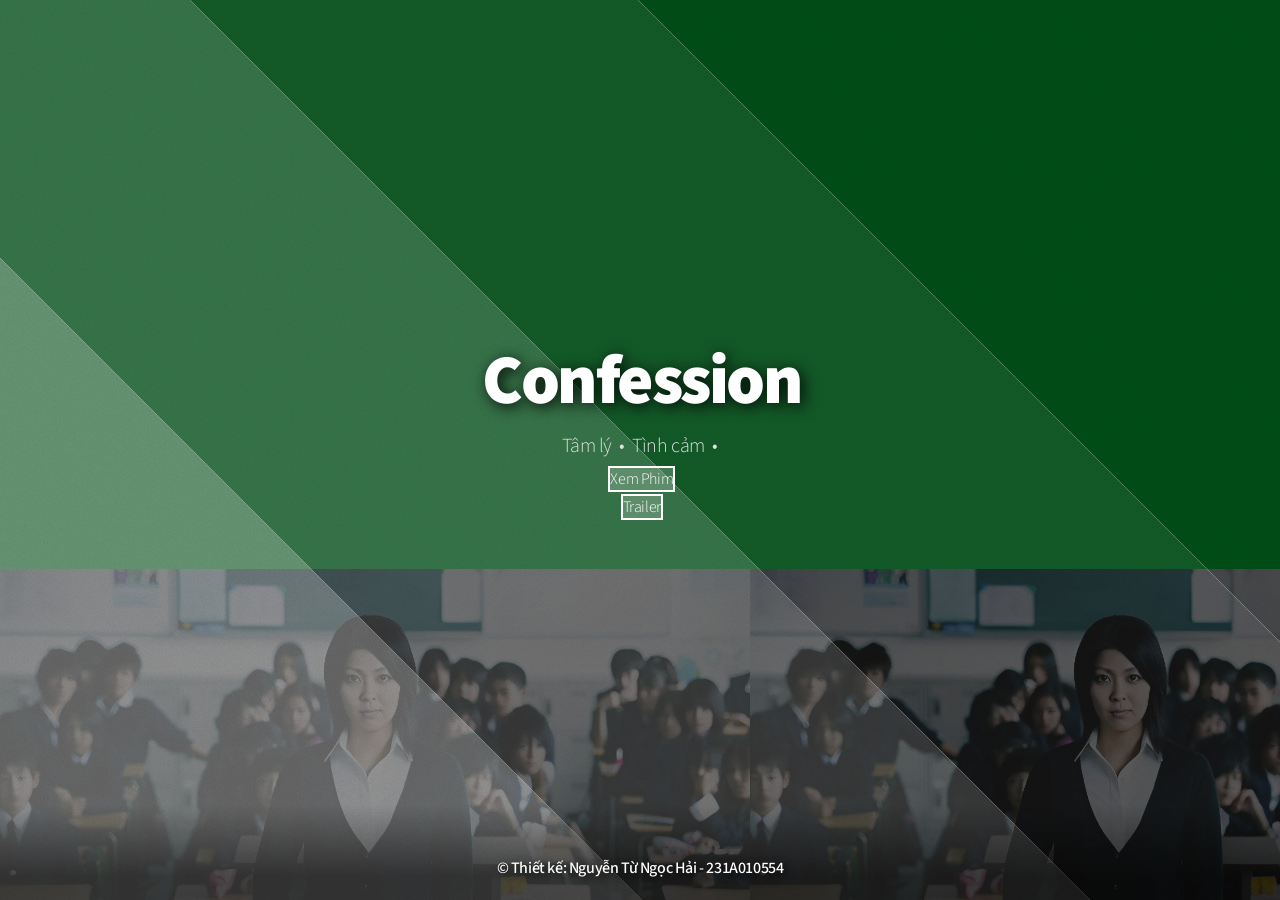
<file: Phim_Trailer/Confession.html>
<!DOCTYPE HTML>
<html>
<head>
	<title>Aerial by HTML5 UP</title>
	<meta charset="utf-8" />
	<meta name="viewport" content="width=device-width, initial-scale=1, user-scalable=no" />
	<link rel="stylesheet" href="assets/css/main CO.css" />
	<noscript><link rel="stylesheet" href="assets/css/noscript.css" /></noscript>
</head>
<body class="is-preload">
	<div id="wrapper">
		<div id="bg"></div>
		<div id="overlay"></div>
		<div id="main">

			<!-- Header -->
			<header id="header">
				<h1>Confession</h1>
				<p>Tâm lý &nbsp;&bull;&nbsp; Tình cảm &nbsp;&bull;&nbsp;</p>
				
				<!-- Buttons -->
				<ul class="actions special">
					<li><a href="https://youtu.be/Ju1gTUJmg54?si=4KJugOiersxSQ2IS" class="button primary">Xem Phim</a></li>
					<li><a href="https://youtu.be/Vnws8ZymxME?si=p-JZxYby_8caWTVY" class="button">Trailer</a></li>
				</ul>
			</header>

			<!-- Footer -->
			<footer id="footer">
				<span class="copyright">&copy; Thiết kế: Nguyễn Từ Ngọc Hải - 231A010554</span>
			</footer>

		</div>
	</div>
	<script>
		window.onload = function() { document.body.classList.remove('is-preload'); }
		window.ontouchmove = function() { return false; }
		window.onorientationchange = function() { document.body.scrollTop = 0; }
	</script>
</body>
</html>
</file>
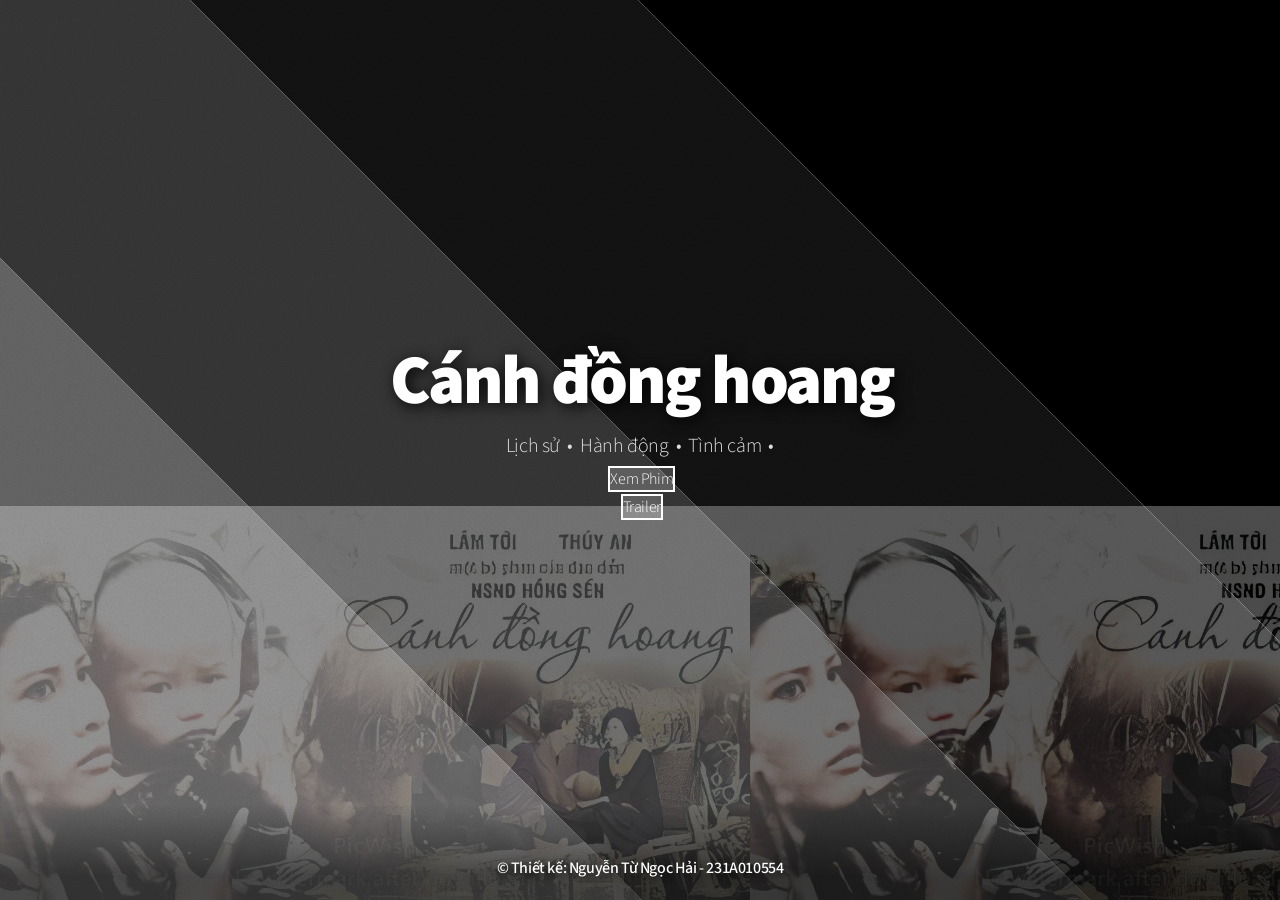
<file: Phim_Trailer/Cánh đồng hoang.html>
<!DOCTYPE HTML>
<html>
<head>
	<title>Aerial by HTML5 UP</title>
	<meta charset="utf-8" />
	<meta name="viewport" content="width=device-width, initial-scale=1, user-scalable=no" />
	<link rel="stylesheet" href="assets/css/main CDH.css" />
	<noscript><link rel="stylesheet" href="assets/css/noscript.css" /></noscript>
</head>
<body class="is-preload">
	<div id="wrapper">
		<div id="bg"></div>
		<div id="overlay"></div>
		<div id="main">

			<!-- Header -->
			<header id="header">
				<h1>Cánh đồng hoang</h1>
				<p>Lịch sử &nbsp;&bull;&nbsp; Hành động &nbsp;&bull;&nbsp; Tình cảm &nbsp;&bull;&nbsp;</p>
				
				<!-- Buttons -->
				<ul class="actions special">
					<li><a href="https://youtu.be/BEYbm5e-nrI?si=VlPlj1e04RbRKSXf" class="button primary">Xem Phim</a></li>
					<li><a href="https://youtu.be/xKUKiGIDGtk?si=dqoYXr5mDiG8-IpZ" class="button">Trailer</a></li>
				</ul>
			</header>

			<!-- Footer -->
			<footer id="footer">
				<span class="copyright">&copy; Thiết kế: Nguyễn Từ Ngọc Hải - 231A010554</span>
			</footer>

		</div>
	</div>
	<script>
		window.onload = function() { document.body.classList.remove('is-preload'); }
		window.ontouchmove = function() { return false; }
		window.onorientationchange = function() { document.body.scrollTop = 0; }
	</script>
</body>
</html>
</file>
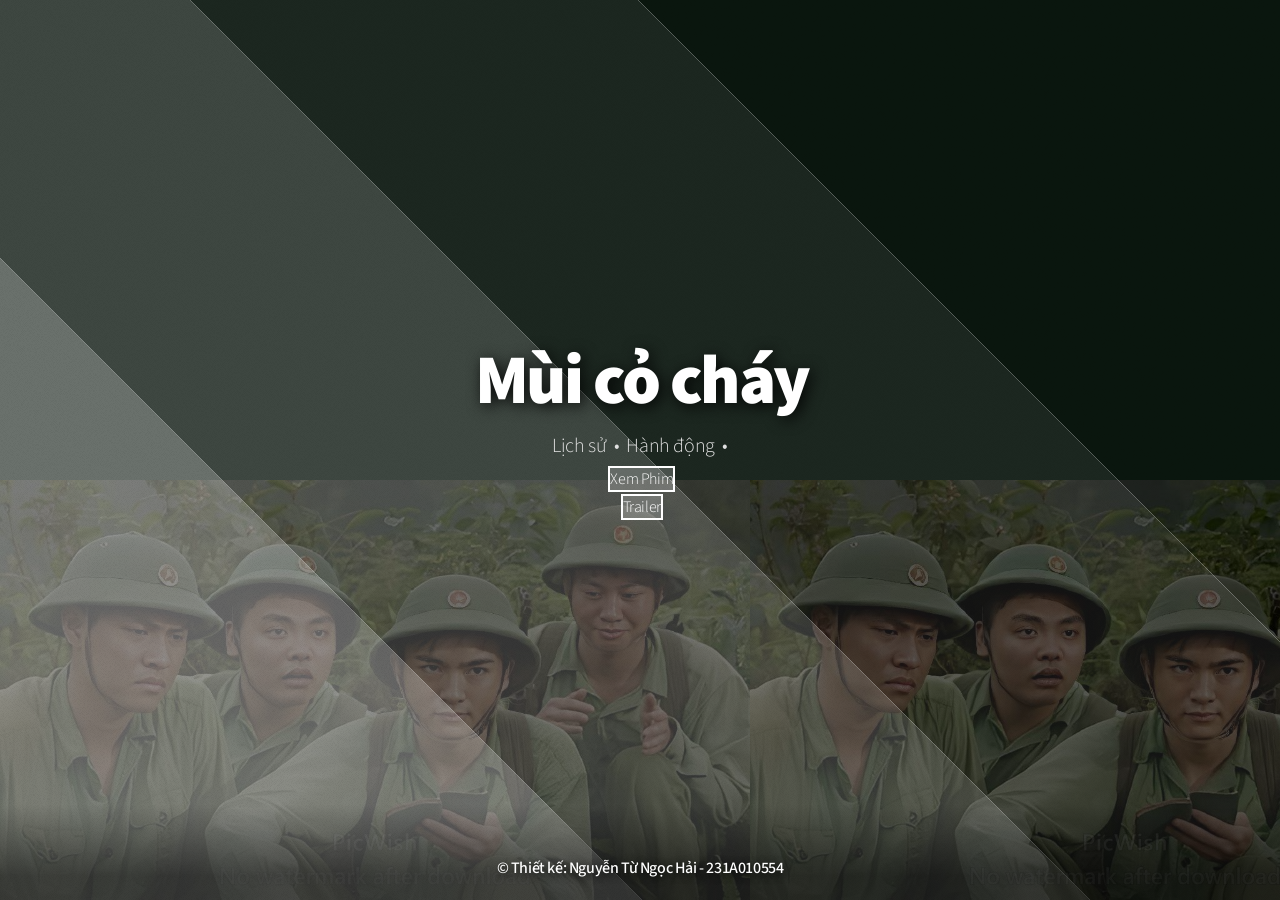
<file: Phim_Trailer/Mùi cỏ cháy.html>
<!DOCTYPE HTML>
<html>
<head>
	<title>Aerial by HTML5 UP</title>
	<meta charset="utf-8" />
	<meta name="viewport" content="width=device-width, initial-scale=1, user-scalable=no" />
	<link rel="stylesheet" href="assets/css/mainMCC.css" />
	<noscript><link rel="stylesheet" href="assets/css/noscript.css" /></noscript>
</head>
<body class="is-preload">
	<div id="wrapper">
		<div id="bg"></div>
		<div id="overlay"></div>
		<div id="main">

			<!-- Header -->
			<header id="header">
				<h1>Mùi cỏ cháy</h1>
				<p>Lịch sử &nbsp;&bull;&nbsp; Hành động &nbsp;&bull;&nbsp;</p>
				
				<!-- Buttons -->
				<ul class="actions special">
					<li><a href="https://youtu.be/kuAXKBFuvTY?si=tVFmKFc7QbmgJLkB" class="button primary">Xem Phim</a></li>
					<li><a href="https://youtu.be/Up9T0jRpBOA?si=MYzyw8JLSqyar4w_" class="button">Trailer</a></li>
				</ul>
			</header>

			<!-- Footer -->
			<footer id="footer">
				<span class="copyright">&copy; Thiết kế: Nguyễn Từ Ngọc Hải - 231A010554</span>
			</footer>

		</div>
	</div>
	<script>
		window.onload = function() { document.body.classList.remove('is-preload'); }
		window.ontouchmove = function() { return false; }
		window.onorientationchange = function() { document.body.scrollTop = 0; }
	</script>
</body>
</html>
</file>
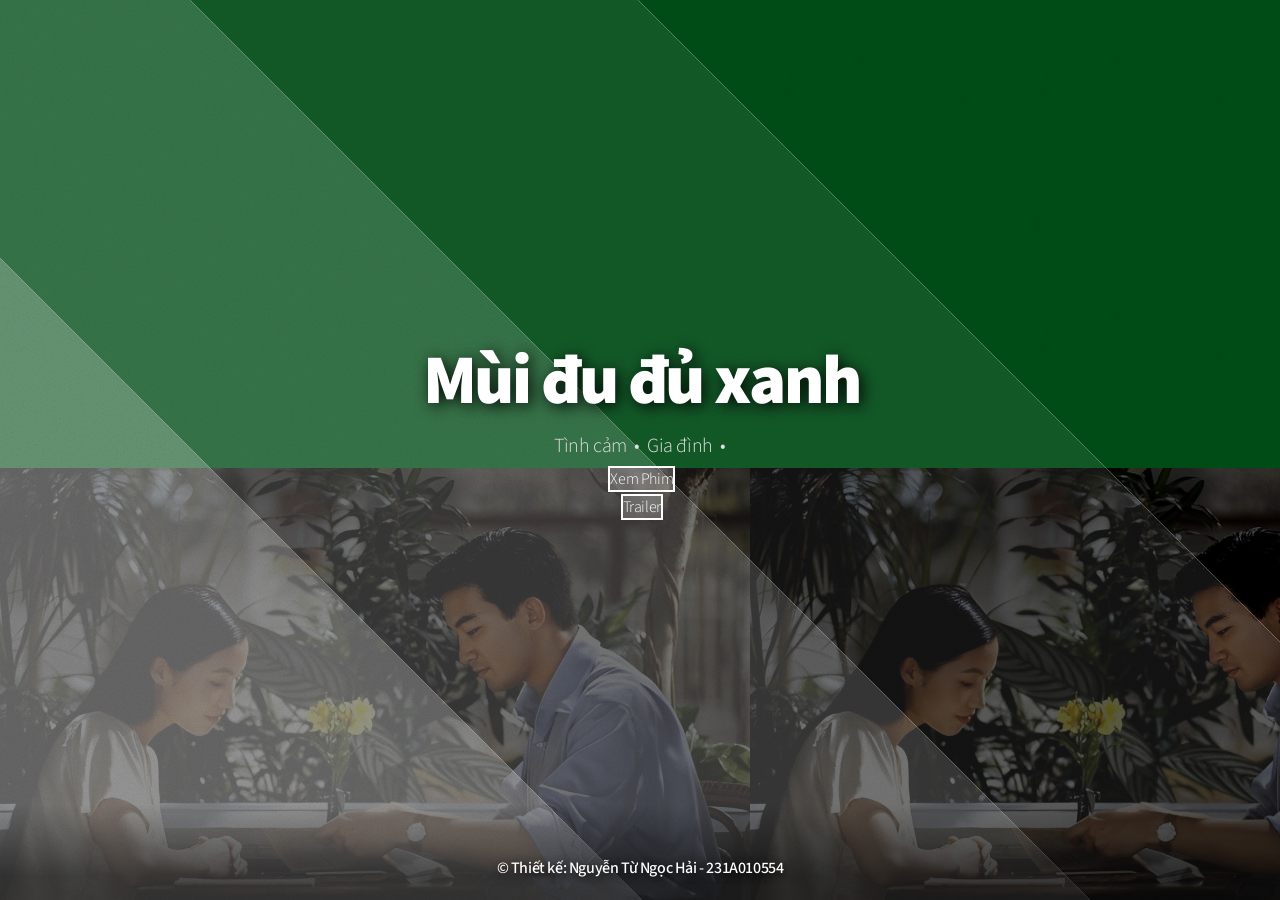
<file: Phim_Trailer/Mùi đu đủ xanh.html>
<!DOCTYPE HTML>
<html>
<head>
	<title>Aerial by HTML5 UP</title>
	<meta charset="utf-8" />
	<meta name="viewport" content="width=device-width, initial-scale=1, user-scalable=no" />
	<link rel="stylesheet" href="assets/css/main.css" />
	<noscript><link rel="stylesheet" href="assets/css/noscript.css" /></noscript>
</head>
<body class="is-preload">
	<div id="wrapper">
		<div id="bg"></div>
		<div id="overlay"></div>
		<div id="main">

			<!-- Header -->
			<header id="header">
				<h1>Mùi đu đủ xanh</h1>
				<p>Tình cảm &nbsp;&bull;&nbsp; Gia đình &nbsp;&bull;&nbsp;</p>
				
				<!-- Buttons -->
				<ul class="actions special">
					<li><a href="https://youtu.be/74h5LB_EctM?si=tldIPm8nUQ57r44q" class="button primary">Xem Phim</a></li>
					<li><a href="https://youtu.be/q2OfJYvjgQ8?si=4af84-noVOIUx5gn" class="button">Trailer</a></li>
				</ul>
			</header>

			<!-- Footer -->
			<footer id="footer">
				<span class="copyright">&copy; Thiết kế: Nguyễn Từ Ngọc Hải - 231A010554</span>
			</footer>

		</div>
	</div>
	<script>
		window.onload = function() { document.body.classList.remove('is-preload'); }
		window.ontouchmove = function() { return false; }
		window.onorientationchange = function() { document.body.scrollTop = 0; }
	</script>
</body>
</html>
</file>
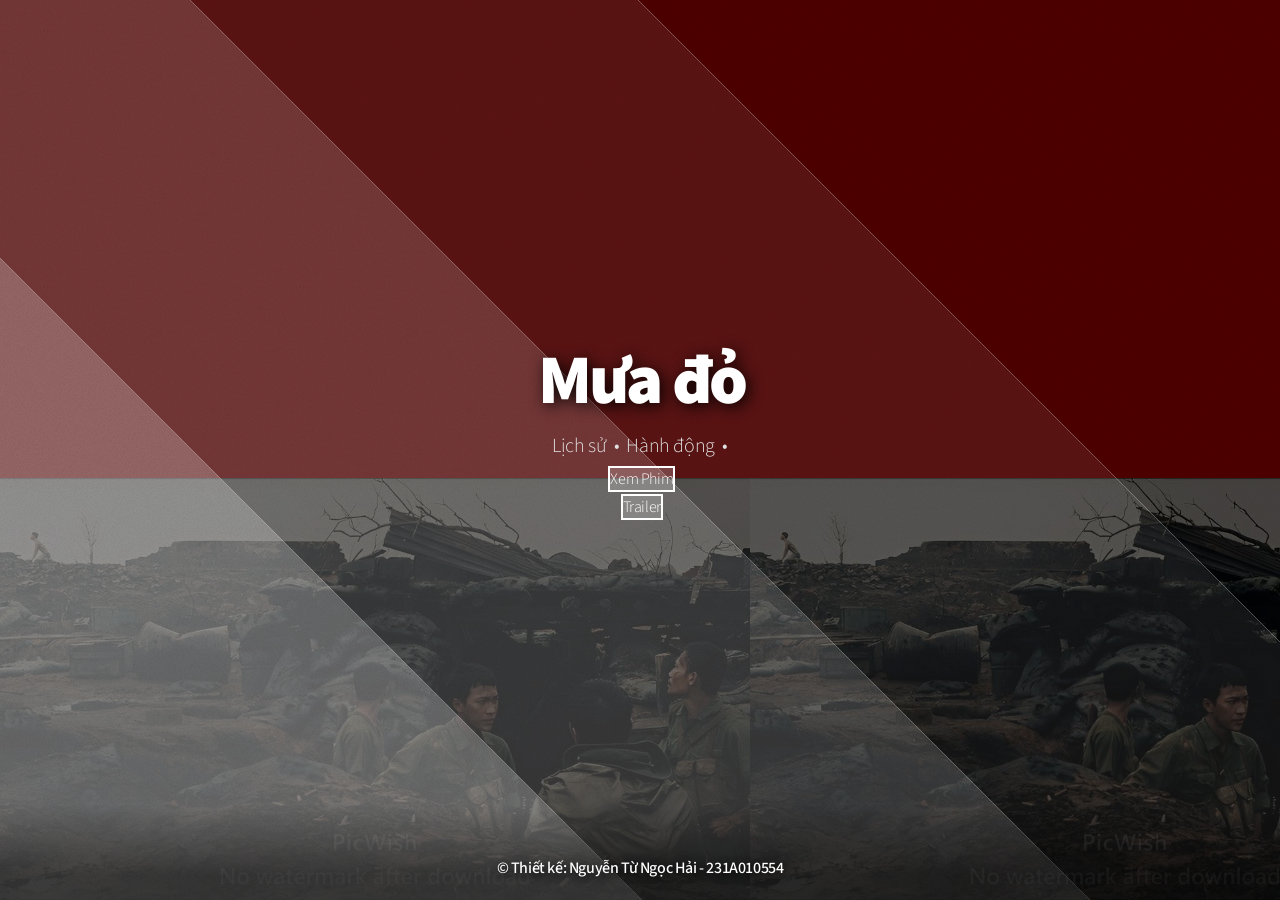
<file: Phim_Trailer/Mưa đỏ.html>
<!DOCTYPE HTML>
<html>
<head>
	<title>Aerial by HTML5 UP</title>
	<meta charset="utf-8" />
	<meta name="viewport" content="width=device-width, initial-scale=1, user-scalable=no" />
	<link rel="stylesheet" href="assets/css/main MD.css" />
	<noscript><link rel="stylesheet" href="assets/css/noscript.css" /></noscript>
</head>
<body class="is-preload">
	<div id="wrapper">
		<div id="bg"></div>
		<div id="overlay"></div>
		<div id="main">

			<!-- Header -->
			<header id="header">
				<h1>Mưa đỏ</h1>
				<p>Lịch sử &nbsp;&bull;&nbsp; Hành động &nbsp;&bull;&nbsp;</p>
				
				<!-- Buttons -->
				<ul class="actions special">
					<li><a href="https://youtu.be/BD6PoZJdt_M?si=cklG_fuwTRVRM-_V" class="button primary">Xem Phim</a></li>
					<li><a href="https://youtu.be/vuhY-hmu4YM?si=bNKQd_7URItoGV6M" class="button">Trailer</a></li>
				</ul>
			</header>

			<!-- Footer -->
			<footer id="footer">
				<span class="copyright">&copy; Thiết kế: Nguyễn Từ Ngọc Hải - 231A010554</span>
			</footer>

		</div>
	</div>
	<script>
		window.onload = function() { document.body.classList.remove('is-preload'); }
		window.ontouchmove = function() { return false; }
		window.onorientationchange = function() { document.body.scrollTop = 0; }
	</script>
</body>
</html>
</file>
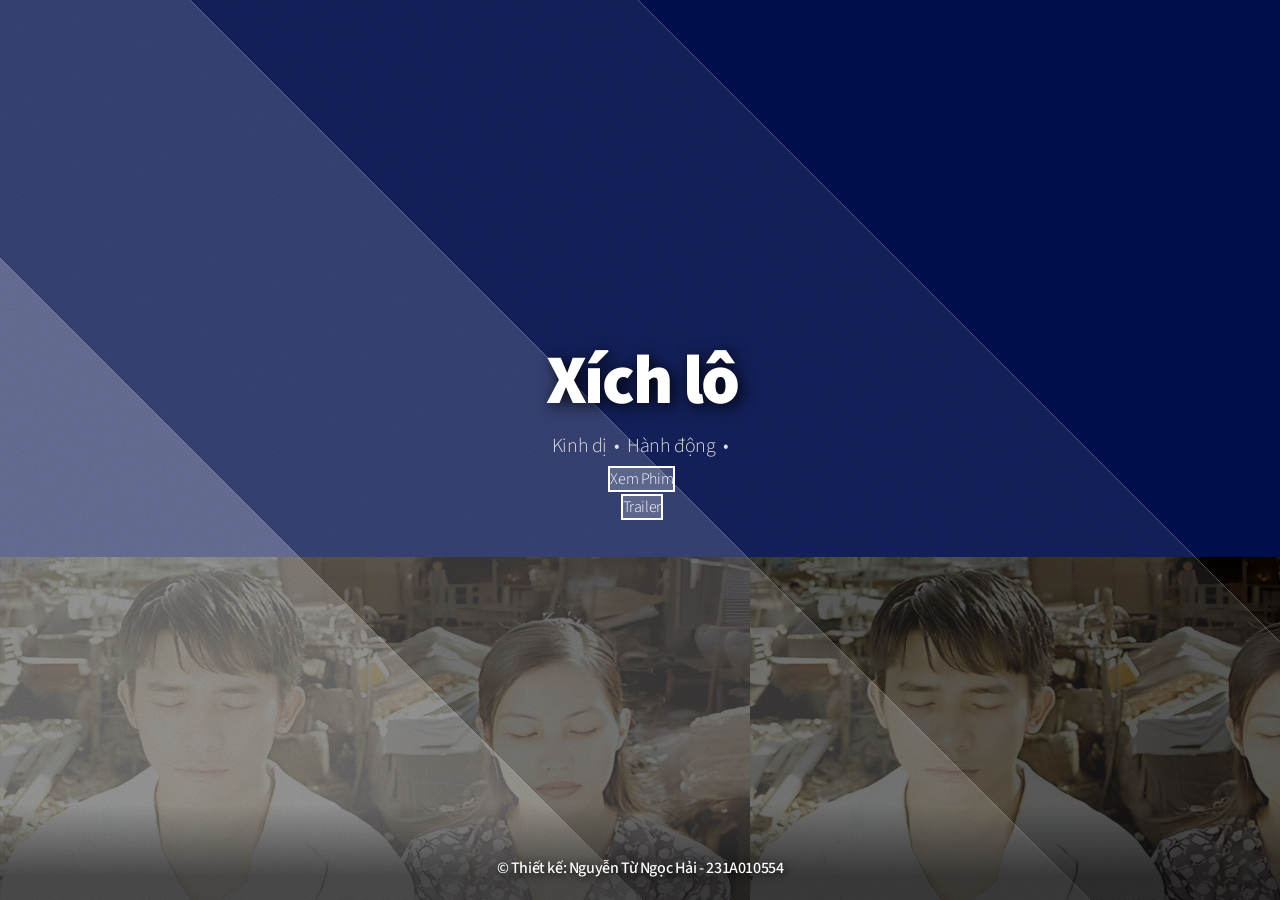
<file: Phim_Trailer/Xích lô.html>
<!DOCTYPE HTML>
<html>
<head>
	<title>Aerial by HTML5 UP</title>
	<meta charset="utf-8" />
	<meta name="viewport" content="width=device-width, initial-scale=1, user-scalable=no" />
	<link rel="stylesheet" href="assets/css/main XL.css" />
	<noscript><link rel="stylesheet" href="assets/css/noscript.css" /></noscript>
</head>
<body class="is-preload">
	<div id="wrapper">
		<div id="bg"></div>
		<div id="overlay"></div>
		<div id="main">

			<!-- Header -->
			<header id="header">
				<h1>Xích lô</h1>
				<p>Kinh dị &nbsp;&bull;&nbsp; Hành động &nbsp;&bull;&nbsp;</p>
				
				<!-- Buttons -->
				<ul class="actions special">
					<li><a href="https://youtu.be/EzeTTcfxgqs?si=dbTsG2Ljh17yCfdS" class="button primary">Xem Phim</a></li>
					<li><a href="https://youtu.be/k6WnKYs8uXs?si=WdiLoPDxOWWTEEKY" class="button">Trailer</a></li>
				</ul>
			</header>

			<!-- Footer -->
			<footer id="footer">
				<span class="copyright">&copy; Thiết kế: Nguyễn Từ Ngọc Hải - 231A010554</span>
			</footer>

		</div>
	</div>
	<script>
		window.onload = function() { document.body.classList.remove('is-preload'); }
		window.ontouchmove = function() { return false; }
		window.onorientationchange = function() { document.body.scrollTop = 0; }
	</script>
</body>
</html>
</file>
<file: assets/css/noscript.css>
/*
	Photon by HTML5 UP
	html5up.net | @ajlkn
	Free for personal and commercial use under the CCA 3.0 license (html5up.net/license)
*/

/* Header */

	body.is-preload #header .inner {
		-moz-transform: none;
		-webkit-transform: none;
		-ms-transform: none;
		transform: none;
		opacity: 1;
	}

		body.is-preload #header .inner .actions {
			-moz-transform: none;
			-webkit-transform: none;
			-ms-transform: none;
			transform: none;
			opacity: 1;
		}

	body.is-preload #header:after {
		opacity: 0;
	}
</file>
<file: Phim_Trailer/assets/css/noscript.css>
/*
	Aerial by HTML5 UP
	html5up.net | @ajlkn
	Free for personal and commercial use under the CCA 3.0 license (html5up.net/license)
*/

/* Wrapper */

	#wrapper {
		opacity: 1 !important;
	}

/* Overlay */

	#overlay {
		opacity: 1 !important;
	}

/* Header */

	#header {
		opacity: 1 !important;
	}

		#header nav li {
			opacity: 1 !important;
		}
</file>
<file: Trang chi tiết/assets/css/main.css>
@import url(fontawesome-all.min.css);
@import url("https://fonts.googleapis.com/css?family=Source+Sans+Pro:300,300i,400,400i");

/*
	Story by HTML5 UP
	html5up.net | @ajlkn
	Free for personal and commercial use under the CCA 3.0 license (html5up.net/license)
*/

html, body, div, span, applet, object,
iframe, h1, h2, h3, h4, h5, h6, p, blockquote,
pre, a, abbr, acronym, address, big, cite,
code, del, dfn, em, img, ins, kbd, q, s, samp,
small, strike, strong, sub, sup, tt, var, b,
u, i, center, dl, dt, dd, ol, ul, li, fieldset,
form, label, legend, table, caption, tbody,
tfoot, thead, tr, th, td, article, aside,
canvas, details, embed, figure, figcaption,
footer, header, hgroup, menu, nav, output, ruby,
section, summary, time, mark, audio, video {
	margin: 0;
	padding: 0;
	border: 0;
	font-size: 100%;
	font: inherit;
	vertical-align: baseline;}

article, aside, details, figcaption, figure,
footer, header, hgroup, menu, nav, section {
	display: block;}

body {
	line-height: 1;
}

ol, ul {
	list-style: none;
}

blockquote, q {
	quotes: none;
}

	blockquote:before, blockquote:after, q:before, q:after {
		content: '';
		content: none;
	}

table {
	border-collapse: collapse;
	border-spacing: 0;
}

body {
	-webkit-text-size-adjust: none;
}

mark {
	background-color: transparent;
	color: inherit;
}

input::-moz-focus-inner {
	border: 0;
	padding: 0;
}

input, select, textarea {
	-moz-appearance: none;
	-webkit-appearance: none;
	-ms-appearance: none;
	appearance: none;
}

/* Basic */

	@-ms-viewport {
		width: device-width;
	}

	body {
		-ms-overflow-style: scrollbar;
	}

	@media screen and (max-width: 480px) {

		html, body {
			min-width: 320px;
		}

	}

	html {
		box-sizing: border-box;
	}

	*, *:before, *:after {
		box-sizing: inherit;
	}

	body {
		background: #ffffff;
	}

		body.is-preload *, body.is-preload *:before, body.is-preload *:after {
			-moz-animation: none !important;
			-webkit-animation: none !important;
			-ms-animation: none !important;
			animation: none !important;
			-moz-transition: none !important;
			-webkit-transition: none !important;
			-ms-transition: none !important;
			transition: none !important;
		}

/* Type */

	html {
		font-size: 18pt;
	}

		@media screen and (max-width: 1680px) {

			html {
				font-size: 14pt;
			}

		}

		@media screen and (max-width: 1280px) {

			html {
				font-size: 12pt;
			}

		}

		@media screen and (max-width: 736px) {

			html {
				font-size: 11pt;
			}

		}

		@media screen and (max-width: 360px) {

			html {
				font-size: 10pt;
			}

		}

	body {
		background-color: #ffffff;
		color: #000000;
	}

	body, input, select, textarea {
		font-family: "Source Sans Pro", Helvetica, sans-serif;
		font-size: 1rem;
		font-weight: 300;
		line-height: 1.65;
	}

	a {
		-moz-transition: color 0.2s ease-in-out;
		-webkit-transition: color 0.2s ease-in-out;
		-ms-transition: color 0.2s ease-in-out;
		transition: color 0.2s ease-in-out;
		text-decoration: underline;
	}

		a:hover {
			text-decoration: none;
		}

	strong, b {
		font-weight: 400;
	}

	em, i {
		font-style: italic;
	}

	p {
		margin: 0 0 2rem 0;
	}

		p.major {
			font-size: 1.25rem;
		}

	h1, h2, h3, h4, h5, h6 {
		font-weight: 300;
		line-height: 1.375;
		letter-spacing: -0.05em;
		margin: 0 0 1rem 0;
	}

		h1 a, h2 a, h3 a, h4 a, h5 a, h6 a {
			color: inherit;
			text-decoration: none;
		}

	h1 {
		font-size: 3.5rem;
		line-height: 1.2;
	}

	h2 {
		font-size: 2.25rem;
	}

	h3 {
		font-size: 1.5rem;
	}

	h4 {
		font-size: 1.1rem;
	}

	h5 {
		font-size: 0.9rem;
	}

	h6 {
		font-size: 0.7rem;
	}

	sub {
		font-size: 0.8rem;
		position: relative;
		top: 0.5rem;
	}

	sup {
		font-size: 0.8rem;
		position: relative;
		top: -0.5rem;
	}

	blockquote {
		border-left: solid 4px;
		font-style: italic;
		margin: 0 0 2rem 0;
		padding: 0.5rem 0 0.5rem 2rem;
	}

	code {
		border-radius: 4px;
		font-family: "Courier New", monospace;
		font-size: 0.9em;
		margin: 0 0.25rem;
		padding: 0.25rem 0.325rem;
	}

	pre {
		-webkit-overflow-scrolling: touch;
		font-family: "Courier New", monospace;
		font-size: 0.9em;
		margin: 0 0 2rem 0;
	}

		pre code {
			display: block;
			line-height: 1.5;
			padding: 0.75rem 1rem;
			overflow-x: auto;
		}

	hr {
		border: 0;
		border-bottom: solid 1px;
		margin: 2.5rem 0;
	}

		hr.major {
			margin: 3.5rem 0;
		}

	.align-left {
		text-align: left;
	}

	.align-center {
		text-align: center;
	}

	.align-right {
		text-align: right;
	}

	@media screen and (max-width: 736px) {

		p.major {
			font-size: 1.1rem;
		}

		h1 {
			font-size: 2.5rem;
		}

		h2 {
			font-size: 2rem;
		}

		h3 {
			font-size: 1.25rem;
		}

		h4 {
			font-size: 1rem;
		}

	}

	input, select, textarea {
		color: #000000;
	}

	a {
		color: #000000;
	}

		a:hover {
			color: #47D3E5;
		}

	strong, b {
		color: #000000;
	}

	h1, h2, h3, h4, h5, h6 {
		color: #000000;
	}

	blockquote {
		border-left-color: rgba(0, 0, 0, 0.2);
	}

	code {
		background: rgba(0, 0, 0, 0.05);
		border-color: rgba(0, 0, 0, 0.2);
	}

	hr {
		border-bottom-color: rgba(0, 0, 0, 0.2);
	}

/* Row */

	.row {
		display: flex;
		flex-wrap: wrap;
		box-sizing: border-box;
		align-items: stretch;
	}

		.row > * {
			box-sizing: border-box;
		}

		.row.gtr-uniform > * > :last-child {
			margin-bottom: 0;
		}

		.row.aln-left {
			justify-content: flex-start;
		}

		.row.aln-center {
			justify-content: center;
		}

		.row.aln-right {
			justify-content: flex-end;
		}

		.row.aln-top {
			align-items: flex-start;
		}

		.row.aln-middle {
			align-items: center;
		}

		.row.aln-bottom {
			align-items: flex-end;
		}

		.row > .imp {
			order: -1;
		}

		.row > .col-1 {
			width: 8.33333%;
		}

		.row > .off-1 {
			margin-left: 8.33333%;
		}

		.row > .col-2 {
			width: 16.66667%;
		}

		.row > .off-2 {
			margin-left: 16.66667%;
		}

		.row > .col-3 {
			width: 25%;
		}

		.row > .off-3 {
			margin-left: 25%;
		}

		.row > .col-4 {
			width: 33.33333%;
		}

		.row > .off-4 {
			margin-left: 33.33333%;
		}

		.row > .col-5 {
			width: 41.66667%;
		}

		.row > .off-5 {
			margin-left: 41.66667%;
		}

		.row > .col-6 {
			width: 50%;
		}

		.row > .off-6 {
			margin-left: 50%;
		}

		.row > .col-7 {
			width: 58.33333%;
		}

		.row > .off-7 {
			margin-left: 58.33333%;
		}

		.row > .col-8 {
			width: 66.66667%;
		}

		.row > .off-8 {
			margin-left: 66.66667%;
		}

		.row > .col-9 {
			width: 75%;
		}

		.row > .off-9 {
			margin-left: 75%;
		}

		.row > .col-10 {
			width: 83.33333%;
		}

		.row > .off-10 {
			margin-left: 83.33333%;
		}

		.row > .col-11 {
			width: 91.66667%;
		}

		.row > .off-11 {
			margin-left: 91.66667%;
		}

		.row > .col-12 {
			width: 100%;
		}

		.row > .off-12 {
			margin-left: 100%;
		}

		.row.gtr-0 {
			margin-top: 0;
			margin-left: 0rem;
		}

			.row.gtr-0 > * {
				padding: 0 0 0 0rem;
			}

			.row.gtr-0.gtr-uniform {
				margin-top: 0rem;
			}

				.row.gtr-0.gtr-uniform > * {
					padding-top: 0rem;
				}

		.row.gtr-25 {
			margin-top: 0;
			margin-left: -0.5rem;
		}

			.row.gtr-25 > * {
				padding: 0 0 0 0.5rem;
			}

			.row.gtr-25.gtr-uniform {
				margin-top: -0.5rem;
			}

				.row.gtr-25.gtr-uniform > * {
					padding-top: 0.5rem;
				}

		.row.gtr-50 {
			margin-top: 0;
			margin-left: -1rem;
		}

			.row.gtr-50 > * {
				padding: 0 0 0 1rem;
			}

			.row.gtr-50.gtr-uniform {
				margin-top: -1rem;
			}

				.row.gtr-50.gtr-uniform > * {
					padding-top: 1rem;
				}

		.row {
			margin-top: 0;
			margin-left: -2rem;
		}

			.row > * {
				padding: 0 0 0 2rem;
			}

			.row.gtr-uniform {
				margin-top: -2rem;
			}

				.row.gtr-uniform > * {
					padding-top: 2rem;
				}

		.row.gtr-150 {
			margin-top: 0;
			margin-left: -3rem;
		}

			.row.gtr-150 > * {
				padding: 0 0 0 3rem;
			}

			.row.gtr-150.gtr-uniform {
				margin-top: -3rem;
			}

				.row.gtr-150.gtr-uniform > * {
					padding-top: 3rem;
				}

		.row.gtr-200 {
			margin-top: 0;
			margin-left: -4rem;
		}

			.row.gtr-200 > * {
				padding: 0 0 0 4rem;
			}

			.row.gtr-200.gtr-uniform {
				margin-top: -4rem;
			}

				.row.gtr-200.gtr-uniform > * {
					padding-top: 4rem;
				}

		@media screen and (max-width: 1680px) {

			.row {
				display: flex;
				flex-wrap: wrap;
				box-sizing: border-box;
				align-items: stretch;
			}

				.row > * {
					box-sizing: border-box;
				}

				.row.gtr-uniform > * > :last-child {
					margin-bottom: 0;
				}

				.row.aln-left {
					justify-content: flex-start;
				}

				.row.aln-center {
					justify-content: center;
				}

				.row.aln-right {
					justify-content: flex-end;
				}

				.row.aln-top {
					align-items: flex-start;
				}

				.row.aln-middle {
					align-items: center;
				}

				.row.aln-bottom {
					align-items: flex-end;
				}

				.row > .imp-xlarge {
					order: -1;
				}

				.row > .col-1-xlarge {
					width: 8.33333%;
				}

				.row > .off-1-xlarge {
					margin-left: 8.33333%;
				}

				.row > .col-2-xlarge {
					width: 16.66667%;
				}

				.row > .off-2-xlarge {
					margin-left: 16.66667%;
				}

				.row > .col-3-xlarge {
					width: 25%;
				}

				.row > .off-3-xlarge {
					margin-left: 25%;
				}

				.row > .col-4-xlarge {
					width: 33.33333%;
				}

				.row > .off-4-xlarge {
					margin-left: 33.33333%;
				}

				.row > .col-5-xlarge {
					width: 41.66667%;
				}

				.row > .off-5-xlarge {
					margin-left: 41.66667%;
				}

				.row > .col-6-xlarge {
					width: 50%;
				}

				.row > .off-6-xlarge {
					margin-left: 50%;
				}

				.row > .col-7-xlarge {
					width: 58.33333%;
				}

				.row > .off-7-xlarge {
					margin-left: 58.33333%;
				}

				.row > .col-8-xlarge {
					width: 66.66667%;
				}

				.row > .off-8-xlarge {
					margin-left: 66.66667%;
				}

				.row > .col-9-xlarge {
					width: 75%;
				}

				.row > .off-9-xlarge {
					margin-left: 75%;
				}

				.row > .col-10-xlarge {
					width: 83.33333%;
				}

				.row > .off-10-xlarge {
					margin-left: 83.33333%;
				}

				.row > .col-11-xlarge {
					width: 91.66667%;
				}

				.row > .off-11-xlarge {
					margin-left: 91.66667%;
				}

				.row > .col-12-xlarge {
					width: 100%;
				}

				.row > .off-12-xlarge {
					margin-left: 100%;
				}

				.row.gtr-0 {
					margin-top: 0;
					margin-left: 0rem;
				}

					.row.gtr-0 > * {
						padding: 0 0 0 0rem;
					}

					.row.gtr-0.gtr-uniform {
						margin-top: 0rem;
					}

						.row.gtr-0.gtr-uniform > * {
							padding-top: 0rem;
						}

				.row.gtr-25 {
					margin-top: 0;
					margin-left: -0.5rem;
				}

					.row.gtr-25 > * {
						padding: 0 0 0 0.5rem;
					}

					.row.gtr-25.gtr-uniform {
						margin-top: -0.5rem;
					}

						.row.gtr-25.gtr-uniform > * {
							padding-top: 0.5rem;
						}

				.row.gtr-50 {
					margin-top: 0;
					margin-left: -1rem;
				}

					.row.gtr-50 > * {
						padding: 0 0 0 1rem;
					}

					.row.gtr-50.gtr-uniform {
						margin-top: -1rem;
					}

						.row.gtr-50.gtr-uniform > * {
							padding-top: 1rem;
						}

				.row {
					margin-top: 0;
					margin-left: -2rem;
				}

					.row > * {
						padding: 0 0 0 2rem;
					}

					.row.gtr-uniform {
						margin-top: -2rem;
					}

						.row.gtr-uniform > * {
							padding-top: 2rem;
						}

				.row.gtr-150 {
					margin-top: 0;
					margin-left: -3rem;
				}

					.row.gtr-150 > * {
						padding: 0 0 0 3rem;
					}

					.row.gtr-150.gtr-uniform {
						margin-top: -3rem;
					}

						.row.gtr-150.gtr-uniform > * {
							padding-top: 3rem;
						}

				.row.gtr-200 {
					margin-top: 0;
					margin-left: -4rem;
				}

					.row.gtr-200 > * {
						padding: 0 0 0 4rem;
					}

					.row.gtr-200.gtr-uniform {
						margin-top: -4rem;
					}

						.row.gtr-200.gtr-uniform > * {
							padding-top: 4rem;
						}

		}

		@media screen and (max-width: 1280px) {

			.row {
				display: flex;
				flex-wrap: wrap;
				box-sizing: border-box;
				align-items: stretch;
			}

				.row > * {
					box-sizing: border-box;
				}

				.row.gtr-uniform > * > :last-child {
					margin-bottom: 0;
				}

				.row.aln-left {
					justify-content: flex-start;
				}

				.row.aln-center {
					justify-content: center;
				}

				.row.aln-right {
					justify-content: flex-end;
				}

				.row.aln-top {
					align-items: flex-start;
				}

				.row.aln-middle {
					align-items: center;
				}

				.row.aln-bottom {
					align-items: flex-end;
				}

				.row > .imp-large {
					order: -1;
				}

				.row > .col-1-large {
					width: 8.33333%;
				}

				.row > .off-1-large {
					margin-left: 8.33333%;
				}

				.row > .col-2-large {
					width: 16.66667%;
				}

				.row > .off-2-large {
					margin-left: 16.66667%;
				}

				.row > .col-3-large {
					width: 25%;
				}

				.row > .off-3-large {
					margin-left: 25%;
				}

				.row > .col-4-large {
					width: 33.33333%;
				}

				.row > .off-4-large {
					margin-left: 33.33333%;
				}

				.row > .col-5-large {
					width: 41.66667%;
				}

				.row > .off-5-large {
					margin-left: 41.66667%;
				}

				.row > .col-6-large {
					width: 50%;
				}

				.row > .off-6-large {
					margin-left: 50%;
				}

				.row > .col-7-large {
					width: 58.33333%;
				}

				.row > .off-7-large {
					margin-left: 58.33333%;
				}

				.row > .col-8-large {
					width: 66.66667%;
				}

				.row > .off-8-large {
					margin-left: 66.66667%;
				}

				.row > .col-9-large {
					width: 75%;
				}

				.row > .off-9-large {
					margin-left: 75%;
				}

				.row > .col-10-large {
					width: 83.33333%;
				}

				.row > .off-10-large {
					margin-left: 83.33333%;
				}

				.row > .col-11-large {
					width: 91.66667%;
				}

				.row > .off-11-large {
					margin-left: 91.66667%;
				}

				.row > .col-12-large {
					width: 100%;
				}

				.row > .off-12-large {
					margin-left: 100%;
				}

				.row.gtr-0 {
					margin-top: 0;
					margin-left: 0rem;
				}

					.row.gtr-0 > * {
						padding: 0 0 0 0rem;
					}

					.row.gtr-0.gtr-uniform {
						margin-top: 0rem;
					}

						.row.gtr-0.gtr-uniform > * {
							padding-top: 0rem;
						}

				.row.gtr-25 {
					margin-top: 0;
					margin-left: -0.5rem;
				}

					.row.gtr-25 > * {
						padding: 0 0 0 0.5rem;
					}

					.row.gtr-25.gtr-uniform {
						margin-top: -0.5rem;
					}

						.row.gtr-25.gtr-uniform > * {
							padding-top: 0.5rem;
						}

				.row.gtr-50 {
					margin-top: 0;
					margin-left: -1rem;
				}

					.row.gtr-50 > * {
						padding: 0 0 0 1rem;
					}

					.row.gtr-50.gtr-uniform {
						margin-top: -1rem;
					}

						.row.gtr-50.gtr-uniform > * {
							padding-top: 1rem;
						}

				.row {
					margin-top: 0;
					margin-left: -2rem;
				}

					.row > * {
						padding: 0 0 0 2rem;
					}

					.row.gtr-uniform {
						margin-top: -2rem;
					}

						.row.gtr-uniform > * {
							padding-top: 2rem;
						}

				.row.gtr-150 {
					margin-top: 0;
					margin-left: -3rem;
				}

					.row.gtr-150 > * {
						padding: 0 0 0 3rem;
					}

					.row.gtr-150.gtr-uniform {
						margin-top: -3rem;
					}

						.row.gtr-150.gtr-uniform > * {
							padding-top: 3rem;
						}

				.row.gtr-200 {
					margin-top: 0;
					margin-left: -4rem;
				}

					.row.gtr-200 > * {
						padding: 0 0 0 4rem;
					}

					.row.gtr-200.gtr-uniform {
						margin-top: -4rem;
					}

						.row.gtr-200.gtr-uniform > * {
							padding-top: 4rem;
						}

		}

		@media screen and (max-width: 980px) {

			.row {
				display: flex;
				flex-wrap: wrap;
				box-sizing: border-box;
				align-items: stretch;
			}

				.row > * {
					box-sizing: border-box;
				}

				.row.gtr-uniform > * > :last-child {
					margin-bottom: 0;
				}

				.row.aln-left {
					justify-content: flex-start;
				}

				.row.aln-center {
					justify-content: center;
				}

				.row.aln-right {
					justify-content: flex-end;
				}

				.row.aln-top {
					align-items: flex-start;
				}

				.row.aln-middle {
					align-items: center;
				}

				.row.aln-bottom {
					align-items: flex-end;
				}

				.row > .imp-medium {
					order: -1;
				}

				.row > .col-1-medium {
					width: 8.33333%;
				}

				.row > .off-1-medium {
					margin-left: 8.33333%;
				}

				.row > .col-2-medium {
					width: 16.66667%;
				}

				.row > .off-2-medium {
					margin-left: 16.66667%;
				}

				.row > .col-3-medium {
					width: 25%;
				}

				.row > .off-3-medium {
					margin-left: 25%;
				}

				.row > .col-4-medium {
					width: 33.33333%;
				}

				.row > .off-4-medium {
					margin-left: 33.33333%;
				}

				.row > .col-5-medium {
					width: 41.66667%;
				}

				.row > .off-5-medium {
					margin-left: 41.66667%;
				}

				.row > .col-6-medium {
					width: 50%;
				}

				.row > .off-6-medium {
					margin-left: 50%;
				}

				.row > .col-7-medium {
					width: 58.33333%;
				}

				.row > .off-7-medium {
					margin-left: 58.33333%;
				}

				.row > .col-8-medium {
					width: 66.66667%;
				}

				.row > .off-8-medium {
					margin-left: 66.66667%;
				}

				.row > .col-9-medium {
					width: 75%;
				}

				.row > .off-9-medium {
					margin-left: 75%;
				}

				.row > .col-10-medium {
					width: 83.33333%;
				}

				.row > .off-10-medium {
					margin-left: 83.33333%;
				}

				.row > .col-11-medium {
					width: 91.66667%;
				}

				.row > .off-11-medium {
					margin-left: 91.66667%;
				}

				.row > .col-12-medium {
					width: 100%;
				}

				.row > .off-12-medium {
					margin-left: 100%;
				}

				.row.gtr-0 {
					margin-top: 0;
					margin-left: 0rem;
				}

					.row.gtr-0 > * {
						padding: 0 0 0 0rem;
					}

					.row.gtr-0.gtr-uniform {
						margin-top: 0rem;
					}

						.row.gtr-0.gtr-uniform > * {
							padding-top: 0rem;
						}

				.row.gtr-25 {
					margin-top: 0;
					margin-left: -0.5rem;
				}

					.row.gtr-25 > * {
						padding: 0 0 0 0.5rem;
					}

					.row.gtr-25.gtr-uniform {
						margin-top: -0.5rem;
					}

						.row.gtr-25.gtr-uniform > * {
							padding-top: 0.5rem;
						}

				.row.gtr-50 {
					margin-top: 0;
					margin-left: -1rem;
				}

					.row.gtr-50 > * {
						padding: 0 0 0 1rem;
					}

					.row.gtr-50.gtr-uniform {
						margin-top: -1rem;
					}

						.row.gtr-50.gtr-uniform > * {
							padding-top: 1rem;
						}

				.row {
					margin-top: 0;
					margin-left: -2rem;
				}

					.row > * {
						padding: 0 0 0 2rem;
					}

					.row.gtr-uniform {
						margin-top: -2rem;
					}

						.row.gtr-uniform > * {
							padding-top: 2rem;
						}

				.row.gtr-150 {
					margin-top: 0;
					margin-left: -3rem;
				}

					.row.gtr-150 > * {
						padding: 0 0 0 3rem;
					}

					.row.gtr-150.gtr-uniform {
						margin-top: -3rem;
					}

						.row.gtr-150.gtr-uniform > * {
							padding-top: 3rem;
						}

				.row.gtr-200 {
					margin-top: 0;
					margin-left: -4rem;
				}

					.row.gtr-200 > * {
						padding: 0 0 0 4rem;
					}

					.row.gtr-200.gtr-uniform {
						margin-top: -4rem;
					}

						.row.gtr-200.gtr-uniform > * {
							padding-top: 4rem;
						}

		}

		@media screen and (max-width: 736px) {

			.row {
				display: flex;
				flex-wrap: wrap;
				box-sizing: border-box;
				align-items: stretch;
			}

				.row > * {
					box-sizing: border-box;
				}

				.row.gtr-uniform > * > :last-child {
					margin-bottom: 0;
				}

				.row.aln-left {
					justify-content: flex-start;
				}

				.row.aln-center {
					justify-content: center;
				}

				.row.aln-right {
					justify-content: flex-end;
				}

				.row.aln-top {
					align-items: flex-start;
				}

				.row.aln-middle {
					align-items: center;
				}

				.row.aln-bottom {
					align-items: flex-end;
				}

				.row > .imp-small {
					order: -1;
				}

				.row > .col-1-small {
					width: 8.33333%;
				}

				.row > .off-1-small {
					margin-left: 8.33333%;
				}

				.row > .col-2-small {
					width: 16.66667%;
				}

				.row > .off-2-small {
					margin-left: 16.66667%;
				}

				.row > .col-3-small {
					width: 25%;
				}

				.row > .off-3-small {
					margin-left: 25%;
				}

				.row > .col-4-small {
					width: 33.33333%;
				}

				.row > .off-4-small {
					margin-left: 33.33333%;
				}

				.row > .col-5-small {
					width: 41.66667%;
				}

				.row > .off-5-small {
					margin-left: 41.66667%;
				}

				.row > .col-6-small {
					width: 50%;
				}

				.row > .off-6-small {
					margin-left: 50%;
				}

				.row > .col-7-small {
					width: 58.33333%;
				}

				.row > .off-7-small {
					margin-left: 58.33333%;
				}

				.row > .col-8-small {
					width: 66.66667%;
				}

				.row > .off-8-small {
					margin-left: 66.66667%;
				}

				.row > .col-9-small {
					width: 75%;
				}

				.row > .off-9-small {
					margin-left: 75%;
				}

				.row > .col-10-small {
					width: 83.33333%;
				}

				.row > .off-10-small {
					margin-left: 83.33333%;
				}

				.row > .col-11-small {
					width: 91.66667%;
				}

				.row > .off-11-small {
					margin-left: 91.66667%;
				}

				.row > .col-12-small {
					width: 100%;
				}

				.row > .off-12-small {
					margin-left: 100%;
				}

				.row.gtr-0 {
					margin-top: 0;
					margin-left: 0rem;
				}

					.row.gtr-0 > * {
						padding: 0 0 0 0rem;
					}

					.row.gtr-0.gtr-uniform {
						margin-top: 0rem;
					}

						.row.gtr-0.gtr-uniform > * {
							padding-top: 0rem;
						}

				.row.gtr-25 {
					margin-top: 0;
					margin-left: -0.5rem;
				}

					.row.gtr-25 > * {
						padding: 0 0 0 0.5rem;
					}

					.row.gtr-25.gtr-uniform {
						margin-top: -0.5rem;
					}

						.row.gtr-25.gtr-uniform > * {
							padding-top: 0.5rem;
						}

				.row.gtr-50 {
					margin-top: 0;
					margin-left: -1rem;
				}

					.row.gtr-50 > * {
						padding: 0 0 0 1rem;
					}

					.row.gtr-50.gtr-uniform {
						margin-top: -1rem;
					}

						.row.gtr-50.gtr-uniform > * {
							padding-top: 1rem;
						}

				.row {
					margin-top: 0;
					margin-left: -2rem;
				}

					.row > * {
						padding: 0 0 0 2rem;
					}

					.row.gtr-uniform {
						margin-top: -2rem;
					}

						.row.gtr-uniform > * {
							padding-top: 2rem;
						}

				.row.gtr-150 {
					margin-top: 0;
					margin-left: -3rem;
				}

					.row.gtr-150 > * {
						padding: 0 0 0 3rem;
					}

					.row.gtr-150.gtr-uniform {
						margin-top: -3rem;
					}

						.row.gtr-150.gtr-uniform > * {
							padding-top: 3rem;
						}

				.row.gtr-200 {
					margin-top: 0;
					margin-left: -4rem;
				}

					.row.gtr-200 > * {
						padding: 0 0 0 4rem;
					}

					.row.gtr-200.gtr-uniform {
						margin-top: -4rem;
					}

						.row.gtr-200.gtr-uniform > * {
							padding-top: 4rem;
						}

		}

		@media screen and (max-width: 480px) {

			.row {
				display: flex;
				flex-wrap: wrap;
				box-sizing: border-box;
				align-items: stretch;
			}

				.row > * {
					box-sizing: border-box;
				}

				.row.gtr-uniform > * > :last-child {
					margin-bottom: 0;
				}

				.row.aln-left {
					justify-content: flex-start;
				}

				.row.aln-center {
					justify-content: center;
				}

				.row.aln-right {
					justify-content: flex-end;
				}

				.row.aln-top {
					align-items: flex-start;
				}

				.row.aln-middle {
					align-items: center;
				}

				.row.aln-bottom {
					align-items: flex-end;
				}

				.row > .imp-xsmall {
					order: -1;
				}

				.row > .col-1-xsmall {
					width: 8.33333%;
				}

				.row > .off-1-xsmall {
					margin-left: 8.33333%;
				}

				.row > .col-2-xsmall {
					width: 16.66667%;
				}

				.row > .off-2-xsmall {
					margin-left: 16.66667%;
				}

				.row > .col-3-xsmall {
					width: 25%;
				}

				.row > .off-3-xsmall {
					margin-left: 25%;
				}

				.row > .col-4-xsmall {
					width: 33.33333%;
				}

				.row > .off-4-xsmall {
					margin-left: 33.33333%;
				}

				.row > .col-5-xsmall {
					width: 41.66667%;
				}

				.row > .off-5-xsmall {
					margin-left: 41.66667%;
				}

				.row > .col-6-xsmall {
					width: 50%;
				}

				.row > .off-6-xsmall {
					margin-left: 50%;
				}

				.row > .col-7-xsmall {
					width: 58.33333%;
				}

				.row > .off-7-xsmall {
					margin-left: 58.33333%;
				}

				.row > .col-8-xsmall {
					width: 66.66667%;
				}

				.row > .off-8-xsmall {
					margin-left: 66.66667%;
				}

				.row > .col-9-xsmall {
					width: 75%;
				}

				.row > .off-9-xsmall {
					margin-left: 75%;
				}

				.row > .col-10-xsmall {
					width: 83.33333%;
				}

				.row > .off-10-xsmall {
					margin-left: 83.33333%;
				}

				.row > .col-11-xsmall {
					width: 91.66667%;
				}

				.row > .off-11-xsmall {
					margin-left: 91.66667%;
				}

				.row > .col-12-xsmall {
					width: 100%;
				}

				.row > .off-12-xsmall {
					margin-left: 100%;
				}

				.row.gtr-0 {
					margin-top: 0;
					margin-left: 0rem;
				}

					.row.gtr-0 > * {
						padding: 0 0 0 0rem;
					}

					.row.gtr-0.gtr-uniform {
						margin-top: 0rem;
					}

						.row.gtr-0.gtr-uniform > * {
							padding-top: 0rem;
						}

				.row.gtr-25 {
					margin-top: 0;
					margin-left: -0.5rem;
				}

					.row.gtr-25 > * {
						padding: 0 0 0 0.5rem;
					}

					.row.gtr-25.gtr-uniform {
						margin-top: -0.5rem;
					}

						.row.gtr-25.gtr-uniform > * {
							padding-top: 0.5rem;
						}

				.row.gtr-50 {
					margin-top: 0;
					margin-left: -1rem;
				}

					.row.gtr-50 > * {
						padding: 0 0 0 1rem;
					}

					.row.gtr-50.gtr-uniform {
						margin-top: -1rem;
					}

						.row.gtr-50.gtr-uniform > * {
							padding-top: 1rem;
						}

				.row {
					margin-top: 0;
					margin-left: -2rem;
				}

					.row > * {
						padding: 0 0 0 2rem;
					}

					.row.gtr-uniform {
						margin-top: -2rem;
					}

						.row.gtr-uniform > * {
							padding-top: 2rem;
						}

				.row.gtr-150 {
					margin-top: 0;
					margin-left: -3rem;
				}

					.row.gtr-150 > * {
						padding: 0 0 0 3rem;
					}

					.row.gtr-150.gtr-uniform {
						margin-top: -3rem;
					}

						.row.gtr-150.gtr-uniform > * {
							padding-top: 3rem;
						}

				.row.gtr-200 {
					margin-top: 0;
					margin-left: -4rem;
				}

					.row.gtr-200 > * {
						padding: 0 0 0 4rem;
					}

					.row.gtr-200.gtr-uniform {
						margin-top: -4rem;
					}

						.row.gtr-200.gtr-uniform > * {
							padding-top: 4rem;
						}

		}

		@media screen and (max-width: 360px) {

			.row {
				display: flex;
				flex-wrap: wrap;
				box-sizing: border-box;
				align-items: stretch;
			}

				.row > * {
					box-sizing: border-box;
				}

				.row.gtr-uniform > * > :last-child {
					margin-bottom: 0;
				}

				.row.aln-left {
					justify-content: flex-start;
				}

				.row.aln-center {
					justify-content: center;
				}

				.row.aln-right {
					justify-content: flex-end;
				}

				.row.aln-top {
					align-items: flex-start;
				}

				.row.aln-middle {
					align-items: center;
				}

				.row.aln-bottom {
					align-items: flex-end;
				}

				.row > .imp-xxsmall {
					order: -1;
				}

				.row > .col-1-xxsmall {
					width: 8.33333%;
				}

				.row > .off-1-xxsmall {
					margin-left: 8.33333%;
				}

				.row > .col-2-xxsmall {
					width: 16.66667%;
				}

				.row > .off-2-xxsmall {
					margin-left: 16.66667%;
				}

				.row > .col-3-xxsmall {
					width: 25%;
				}

				.row > .off-3-xxsmall {
					margin-left: 25%;
				}

				.row > .col-4-xxsmall {
					width: 33.33333%;
				}

				.row > .off-4-xxsmall {
					margin-left: 33.33333%;
				}

				.row > .col-5-xxsmall {
					width: 41.66667%;
				}

				.row > .off-5-xxsmall {
					margin-left: 41.66667%;
				}

				.row > .col-6-xxsmall {
					width: 50%;
				}

				.row > .off-6-xxsmall {
					margin-left: 50%;
				}

				.row > .col-7-xxsmall {
					width: 58.33333%;
				}

				.row > .off-7-xxsmall {
					margin-left: 58.33333%;
				}

				.row > .col-8-xxsmall {
					width: 66.66667%;
				}

				.row > .off-8-xxsmall {
					margin-left: 66.66667%;
				}

				.row > .col-9-xxsmall {
					width: 75%;
				}

				.row > .off-9-xxsmall {
					margin-left: 75%;
				}

				.row > .col-10-xxsmall {
					width: 83.33333%;
				}

				.row > .off-10-xxsmall {
					margin-left: 83.33333%;
				}

				.row > .col-11-xxsmall {
					width: 91.66667%;
				}

				.row > .off-11-xxsmall {
					margin-left: 91.66667%;
				}

				.row > .col-12-xxsmall {
					width: 100%;
				}

				.row > .off-12-xxsmall {
					margin-left: 100%;
				}

				.row.gtr-0 {
					margin-top: 0;
					margin-left: 0rem;
				}

					.row.gtr-0 > * {
						padding: 0 0 0 0rem;
					}

					.row.gtr-0.gtr-uniform {
						margin-top: 0rem;
					}

						.row.gtr-0.gtr-uniform > * {
							padding-top: 0rem;
						}

				.row.gtr-25 {
					margin-top: 0;
					margin-left: -0.5rem;
				}

					.row.gtr-25 > * {
						padding: 0 0 0 0.5rem;
					}

					.row.gtr-25.gtr-uniform {
						margin-top: -0.5rem;
					}

						.row.gtr-25.gtr-uniform > * {
							padding-top: 0.5rem;
						}

				.row.gtr-50 {
					margin-top: 0;
					margin-left: -1rem;
				}

					.row.gtr-50 > * {
						padding: 0 0 0 1rem;
					}

					.row.gtr-50.gtr-uniform {
						margin-top: -1rem;
					}

						.row.gtr-50.gtr-uniform > * {
							padding-top: 1rem;
						}

				.row {
					margin-top: 0;
					margin-left: -2rem;
				}

					.row > * {
						padding: 0 0 0 2rem;
					}

					.row.gtr-uniform {
						margin-top: -2rem;
					}

						.row.gtr-uniform > * {
							padding-top: 2rem;
						}

				.row.gtr-150 {
					margin-top: 0;
					margin-left: -3rem;
				}

					.row.gtr-150 > * {
						padding: 0 0 0 3rem;
					}

					.row.gtr-150.gtr-uniform {
						margin-top: -3rem;
					}

						.row.gtr-150.gtr-uniform > * {
							padding-top: 3rem;
						}

				.row.gtr-200 {
					margin-top: 0;
					margin-left: -4rem;
				}

					.row.gtr-200 > * {
						padding: 0 0 0 4rem;
					}

					.row.gtr-200.gtr-uniform {
						margin-top: -4rem;
					}

						.row.gtr-200.gtr-uniform > * {
							padding-top: 4rem;
						}

		}

/* Box */

	.box {
		border-radius: 4px;
		border: solid 1px;
		margin-bottom: 2rem;
		padding: 1.5rem;
	}

		.box > :last-child,
		.box > :last-child > :last-child,
		.box > :last-child > :last-child > :last-child {
			margin-bottom: 0;
		}

		.box.alt {
			border: 0;
			border-radius: 0;
			padding: 0;
		}

	.box {
		border-color: rgba(0, 0, 0, 0.2);
	}

/* Button */

	input[type="submit"],
	input[type="reset"],
	input[type="button"],
	button,
	.button {
		-moz-appearance: none;
		-webkit-appearance: none;
		-ms-appearance: none;
		appearance: none;
		-moz-transition: background-color 0.2s ease-in-out, box-shadow 0.2s ease-in-out, color 0.2s ease-in-out;
		-webkit-transition: background-color 0.2s ease-in-out, box-shadow 0.2s ease-in-out, color 0.2s ease-in-out;
		-ms-transition: background-color 0.2s ease-in-out, box-shadow 0.2s ease-in-out, color 0.2s ease-in-out;
		transition: background-color 0.2s ease-in-out, box-shadow 0.2s ease-in-out, color 0.2s ease-in-out;
		border: 0;
		cursor: pointer;
		display: inline-block;
		font-weight: 400;
		letter-spacing: 0.125em;
		text-align: center;
		text-decoration: none;
		text-transform: uppercase;
		white-space: nowrap;
		font-size: 0.75rem;
		max-width: 20rem;
		height: 3.75em;
		line-height: 3.75em;
		border-radius: 3.75em;
		padding: 0 2.5em;
		text-overflow: ellipsis;
		overflow: hidden;
	}

		input[type="submit"].icon:before,
		input[type="reset"].icon:before,
		input[type="button"].icon:before,
		button.icon:before,
		.button.icon:before {
			margin-right: 0.5rem;
		}

		input[type="submit"].fit,
		input[type="reset"].fit,
		input[type="button"].fit,
		button.fit,
		.button.fit {
			width: 100%;
		}

		input[type="submit"].small,
		input[type="reset"].small,
		input[type="button"].small,
		button.small,
		.button.small {
			font-size: 0.6rem;
			height: 3.325em;
			line-height: 3.325em;
			border-radius: 3.325em;
			padding: 0 2em;
		}

		input[type="submit"].large,
		input[type="reset"].large,
		input[type="button"].large,
		button.large,
		.button.large {
			font-size: 0.8rem;
			height: 4em;
			line-height: 4em;
			border-radius: 4em;
			padding: 0 3em;
		}

		input[type="submit"].wide,
		input[type="reset"].wide,
		input[type="button"].wide,
		button.wide,
		.button.wide {
			min-width: 14em;
		}

		input[type="submit"].disabled, input[type="submit"]:disabled,
		input[type="reset"].disabled,
		input[type="reset"]:disabled,
		input[type="button"].disabled,
		input[type="button"]:disabled,
		button.disabled,
		button:disabled,
		.button.disabled,
		.button:disabled {
			pointer-events: none;
			opacity: 0.25;
		}

	input[type="submit"],
	input[type="reset"],
	input[type="button"],
	button,
	.button {
		background-color: transparent;
		box-shadow: inset 0 0 0 1px rgba(0, 0, 0, 0.2);
		color: #000000 !important;
	}

		input[type="submit"]:hover,
		input[type="reset"]:hover,
		input[type="button"]:hover,
		button:hover,
		.button:hover {
			box-shadow: inset 0 0 0 1px #47D3E5;
			color: #47D3E5 !important;
		}

		input[type="submit"]:active,
		input[type="reset"]:active,
		input[type="button"]:active,
		button:active,
		.button:active {
			background-color: rgba(71, 211, 229, 0.2);
			box-shadow: inset 0 0 0 1px #47D3E5;
			color: #47D3E5 !important;
		}

		input[type="submit"].primary,
		input[type="reset"].primary,
		input[type="button"].primary,
		button.primary,
		.button.primary {
			background-color: #000000;
			box-shadow: none;
			color: #ffffff !important;
		}

			input[type="submit"].primary:hover,
			input[type="reset"].primary:hover,
			input[type="button"].primary:hover,
			button.primary:hover,
			.button.primary:hover {
				background-color: #47D3E5;
			}

			input[type="submit"].primary:active,
			input[type="reset"].primary:active,
			input[type="button"].primary:active,
			button.primary:active,
			.button.primary:active {
				background-color: #1ebdd1;
			}

/* Form */

	form {
		margin: 0 0 2rem 0;
	}

		form > :last-child {
			margin-bottom: 0;
		}

		form > .fields {
			display: -moz-flex;
			display: -webkit-flex;
			display: -ms-flex;
			display: flex;
			-moz-flex-wrap: wrap;
			-webkit-flex-wrap: wrap;
			-ms-flex-wrap: wrap;
			flex-wrap: wrap;
			width: calc(100% + 3rem);
			margin: -1.5rem 0 2rem -1.5rem;
		}

			form > .fields > .field {
				-moz-flex-grow: 0;
				-webkit-flex-grow: 0;
				-ms-flex-grow: 0;
				flex-grow: 0;
				-moz-flex-shrink: 0;
				-webkit-flex-shrink: 0;
				-ms-flex-shrink: 0;
				flex-shrink: 0;
				padding: 1.5rem 0 0 1.5rem;
				width: calc(100% - 1.5rem);
			}

				form > .fields > .field.half {
					width: calc(50% - 0.75rem);
				}

				form > .fields > .field.third {
					width: calc(100%/3 - 0.5rem);
				}

				form > .fields > .field.quarter {
					width: calc(25% - 0.375rem);
				}

		@media screen and (max-width: 480px) {

			form > .fields {
				width: calc(100% + 3rem);
				margin: -1.5rem 0 2rem -1.5rem;
			}

				form > .fields > .field {
					padding: 1.5rem 0 0 1.5rem;
					width: calc(100% - 1.5rem);
				}

					form > .fields > .field.half {
						width: calc(100% - 1.5rem);
					}

					form > .fields > .field.third {
						width: calc(100% - 1.5rem);
					}

					form > .fields > .field.quarter {
						width: calc(100% - 1.5rem);
					}

		}

	label {
		display: block;
		font-size: 0.9rem;
		font-weight: 400;
		margin: 0 0 1rem 0;
	}

	input[type="text"],
	input[type="password"],
	input[type="email"],
	input[type="tel"],
	input[type="search"],
	input[type="url"],
	select,
	textarea {
		-moz-appearance: none;
		-webkit-appearance: none;
		-ms-appearance: none;
		appearance: none;
		background-color: transparent;
		border-radius: 4px;
		border: none;
		border: solid 1px;
		color: inherit;
		display: block;
		outline: 0;
		padding: 0 0.825rem;
		text-decoration: none;
		width: 100%;
	}

		input[type="text"]:invalid,
		input[type="password"]:invalid,
		input[type="email"]:invalid,
		input[type="tel"]:invalid,
		input[type="search"]:invalid,
		input[type="url"]:invalid,
		select:invalid,
		textarea:invalid {
			box-shadow: none;
		}

	select {
		background-size: 1.25rem;
		background-repeat: no-repeat;
		background-position: calc(100% - 1rem) center;
		height: 2.75rem;
		padding-right: 2.75rem;
		text-overflow: ellipsis;
	}

		select:focus::-ms-value {
			background-color: transparent;
		}

		select::-ms-expand {
			display: none;
		}

	input[type="text"],
	input[type="password"],
	input[type="email"],
	input[type="tel"],
	input[type="search"],
	input[type="url"],
	select {
		height: 2.75rem;
	}

	textarea {
		padding: 0.75rem 1rem;
	}

	input[type="checkbox"],
	input[type="radio"] {
		-moz-appearance: none;
		-webkit-appearance: none;
		-ms-appearance: none;
		appearance: none;
		display: block;
		float: left;
		margin-right: -2rem;
		opacity: 0;
		width: 1rem;
		z-index: -1;
	}

		input[type="checkbox"] + label,
		input[type="radio"] + label {
			text-decoration: none;
			-moz-user-select: none;
			-webkit-user-select: none;
			-ms-user-select: none;
			user-select: none;
			cursor: pointer;
			display: inline-block;
			font-size: 1rem;
			font-weight: 300;
			padding-left: 2.4rem;
			padding-right: 0.75rem;
			position: relative;
			margin-bottom: 0;
		}

			input[type="checkbox"] + label:before,
			input[type="radio"] + label:before {
				-moz-osx-font-smoothing: grayscale;
				-webkit-font-smoothing: antialiased;
				display: inline-block;
				font-style: normal;
				font-variant: normal;
				text-rendering: auto;
				line-height: 1;
				text-transform: none !important;
				font-family: 'Font Awesome 5 Free';
				font-weight: 900;
			}

			input[type="checkbox"] + label:before,
			input[type="radio"] + label:before {
				border-radius: 4px;
				border: solid 1px;
				content: '';
				display: inline-block;
				font-size: 0.8rem;
				height: 1.65rem;
				left: 0;
				line-height: 1.65rem;
				position: absolute;
				text-align: center;
				top: 0;
				width: 1.65rem;
			}

		input[type="checkbox"]:checked + label:before,
		input[type="radio"]:checked + label:before {
			content: '\f00c';
		}

	input[type="checkbox"] + label:before {
		border-radius: 4px;
	}

	input[type="radio"] + label:before {
		border-radius: 100%;
	}

	::-webkit-input-placeholder {
		opacity: 1.0;
	}

	:-moz-placeholder {
		opacity: 1.0;
	}

	::-moz-placeholder {
		opacity: 1.0;
	}

	:-ms-input-placeholder {
		opacity: 1.0;
	}

	label {
		color: #000000;
	}

	input[type="text"],
	input[type="password"],
	input[type="email"],
	input[type="tel"],
	input[type="search"],
	input[type="url"],
	select,
	textarea {
		border-color: rgba(0, 0, 0, 0.2);
	}

		input[type="text"]:focus,
		input[type="password"]:focus,
		input[type="email"]:focus,
		input[type="tel"]:focus,
		input[type="search"]:focus,
		input[type="url"]:focus,
		select:focus,
		textarea:focus {
			border-color: #47D3E5;
			box-shadow: 0 0 0 1px #47D3E5;
		}

	select {
		background-image: url("data:image/svg+xml;charset=utf8,%3Csvg xmlns='http://www.w3.org/2000/svg' width='40' height='40' preserveAspectRatio='none' viewBox='0 0 40 40'%3E%3Cpath d='M9.4,12.3l10.4,10.4l10.4-10.4c0.2-0.2,0.5-0.4,0.9-0.4c0.3,0,0.6,0.1,0.9,0.4l3.3,3.3c0.2,0.2,0.4,0.5,0.4,0.9 c0,0.4-0.1,0.6-0.4,0.9L20.7,31.9c-0.2,0.2-0.5,0.4-0.9,0.4c-0.3,0-0.6-0.1-0.9-0.4L4.3,17.3c-0.2-0.2-0.4-0.5-0.4-0.9 c0-0.4,0.1-0.6,0.4-0.9l3.3-3.3c0.2-0.2,0.5-0.4,0.9-0.4S9.1,12.1,9.4,12.3z' fill='rgba(0, 0, 0, 0.2)' /%3E%3C/svg%3E");
	}

		select option {
			color: #000000;
			background: #ffffff;
		}

	input[type="checkbox"] + label,
	input[type="radio"] + label {
		color: #000000;
	}

		input[type="checkbox"] + label:before,
		input[type="radio"] + label:before {
			border-color: rgba(0, 0, 0, 0.2);
		}

	input[type="checkbox"]:checked + label:before,
	input[type="radio"]:checked + label:before {
		background-color: #000000;
		border-color: #000000;
		color: #ffffff;
	}

	input[type="checkbox"]:focus + label:before,
	input[type="radio"]:focus + label:before {
		border-color: #47D3E5;
		box-shadow: 0 0 0 1px #47D3E5;
	}

	::-webkit-input-placeholder {
		color: rgba(0, 0, 0, 0.75) !important;
	}

	:-moz-placeholder {
		color: rgba(0, 0, 0, 0.75) !important;
	}

	::-moz-placeholder {
		color: rgba(0, 0, 0, 0.75) !important;
	}

	:-ms-input-placeholder {
		color: rgba(0, 0, 0, 0.75) !important;
	}

/* Icon */

	.icon {
		text-decoration: none;
		border-bottom: none;
		position: relative;
		text-align: center;
	}

		.icon:before {
			-moz-osx-font-smoothing: grayscale;
			-webkit-font-smoothing: antialiased;
			display: inline-block;
			font-style: normal;
			font-variant: normal;
			text-rendering: auto;
			line-height: 1;
			text-transform: none !important;
			font-family: 'Font Awesome 5 Free';
			font-weight: 400;
		}

		.icon > .label {
			display: none;
		}

		.icon:before {
			line-height: inherit;
		}

		.icon.solid:before {
			font-weight: 900;
		}

		.icon.brands:before {
			font-family: 'Font Awesome 5 Brands';
		}

		.icon.style2:before {
			border-radius: 2.75em;
			display: inline-block;
			height: 2.75em;
			line-height: 2.75em;
			width: 2.75em;
		}

		.icon.major {
			display: block;
			margin: 0 0 1rem 0;
		}

			.icon.major:before {
				font-size: 1.25rem;
			}

	a.icon.style2:before {
		-moz-transition: background-color 0.2s ease-in-out, box-shadow 0.2s ease-in-out, color 0.2s ease-in-out;
		-webkit-transition: background-color 0.2s ease-in-out, box-shadow 0.2s ease-in-out, color 0.2s ease-in-out;
		-ms-transition: background-color 0.2s ease-in-out, box-shadow 0.2s ease-in-out, color 0.2s ease-in-out;
		transition: background-color 0.2s ease-in-out, box-shadow 0.2s ease-in-out, color 0.2s ease-in-out;
	}

	.icon.style2:before {
		box-shadow: inset 0 0 0 1px rgba(0, 0, 0, 0.2);
	}

	a.icon.style2:hover:before {
		box-shadow: inset 0 0 0 1px #47D3E5;
		color: #47D3E5;
	}

	a.icon.style2:active:before {
		background-color: rgba(71, 211, 229, 0.1);
		box-shadow: inset 0 0 0 1px #47D3E5;
		color: #47D3E5;
	}

/* Image */

	.image {
		border: 0;
		border-radius: 4px;
		display: inline-block;
		position: relative;
	}

		.image img {
			display: block;
			border-radius: 4px;
		}

		.image.left, .image.right {
			width: 40%;
			max-width: 10rem;
		}

			.image.left img, .image.right img {
				width: 100%;
			}

		.image.left {
			float: left;
			margin: 0 1.5rem 1rem 0;
			top: 0.25rem;
		}

		.image.right {
			float: right;
			margin: 0 0 1rem 1.5rem;
			top: 0.25rem;
		}

		.image.fit {
			display: block;
			margin: 0 0 2rem 0;
			width: 100%;
		}

			.image.fit img {
				width: 100%;
			}

		.image.main {
			display: block;
			margin: 0 0 3rem 0;
			width: 100%;
		}

			.image.main img {
				width: 100%;
			}

/* List */

	ol {
		list-style: decimal;
		margin: 0 0 2rem 0;
		padding-left: 1.25rem;
	}

		ol li {
			padding-left: 0.25rem;
		}

	ul {
		list-style: disc;
		margin: 0 0 2rem 0;
		padding-left: 1rem;
	}

		ul li {
			padding-left: 0.5rem;
		}

		ul.alt {
			list-style: none;
			padding-left: 0;
		}

			ul.alt li {
				border-top: solid 1px;
				padding: 0.5rem 0;
			}

				ul.alt li:first-child {
					border-top: 0;
					padding-top: 0;
				}

	dl {
		margin: 0 0 2rem 0;
	}

		dl dt {
			display: block;
			font-weight: 400;
			margin: 0 0 1rem 0;
		}

		dl dd {
			margin-left: 2rem;
		}

		dl.style2 dt {
			width: 25%;
			float: left;
		}

		dl.style2 dd {
			width: 70%;
			float: left;
		}

		dl.style2:after {
			content: '';
			display: block;
			clear: both;
		}

	ul.alt li {
		border-top-color: rgba(0, 0, 0, 0.2);
	}

/* Actions */

	ul.actions {
		display: -moz-flex;
		display: -webkit-flex;
		display: -ms-flex;
		display: flex;
		cursor: default;
		list-style: none;
		margin-left: -1rem;
		padding-left: 0;
	}

		ul.actions li {
			padding: 0 0 0 1rem;
			vertical-align: middle;
		}

		ul.actions.special {
			-moz-justify-content: center;
			-webkit-justify-content: center;
			-ms-justify-content: center;
			justify-content: center;
			width: 100%;
			margin-left: 0;
		}

			ul.actions.special li:first-child {
				padding-left: 0;
			}

		ul.actions.stacked {
			-moz-flex-direction: column;
			-webkit-flex-direction: column;
			-ms-flex-direction: column;
			flex-direction: column;
			margin-left: 0;
		}

			ul.actions.stacked li {
				padding: 1.3rem 0 0 0;
			}

				ul.actions.stacked li:first-child {
					padding-top: 0;
				}

		ul.actions.fit {
			width: calc(100% + 1rem);
		}

			ul.actions.fit li {
				-moz-flex-grow: 1;
				-webkit-flex-grow: 1;
				-ms-flex-grow: 1;
				flex-grow: 1;
				-moz-flex-shrink: 1;
				-webkit-flex-shrink: 1;
				-ms-flex-shrink: 1;
				flex-shrink: 1;
				width: 100%;
			}

				ul.actions.fit li > * {
					width: 100%;
				}

			ul.actions.fit.stacked {
				width: 100%;
			}

		@media screen and (max-width: 480px) {

			ul.actions:not(.fixed) {
				-moz-flex-direction: column;
				-webkit-flex-direction: column;
				-ms-flex-direction: column;
				flex-direction: column;
				margin-left: 0;
				width: 100% !important;
			}

				ul.actions:not(.fixed) li {
					-moz-flex-grow: 1;
					-webkit-flex-grow: 1;
					-ms-flex-grow: 1;
					flex-grow: 1;
					-moz-flex-shrink: 1;
					-webkit-flex-shrink: 1;
					-ms-flex-shrink: 1;
					flex-shrink: 1;
					padding: 1rem 0 0 0;
					text-align: center;
					width: 100%;
				}

					ul.actions:not(.fixed) li > * {
						width: 100%;
					}

					ul.actions:not(.fixed) li:first-child {
						padding-top: 0;
					}

					ul.actions:not(.fixed) li input[type="submit"],
					ul.actions:not(.fixed) li input[type="reset"],
					ul.actions:not(.fixed) li input[type="button"],
					ul.actions:not(.fixed) li button,
					ul.actions:not(.fixed) li .button {
						width: 100%;
					}

						ul.actions:not(.fixed) li input[type="submit"].icon:before,
						ul.actions:not(.fixed) li input[type="reset"].icon:before,
						ul.actions:not(.fixed) li input[type="button"].icon:before,
						ul.actions:not(.fixed) li button.icon:before,
						ul.actions:not(.fixed) li .button.icon:before {
							margin-left: -0.5rem;
						}

		}

/* Icons */

	ul.icons {
		cursor: default;
		list-style: none;
		padding-left: 0;
	}

		ul.icons li {
			display: inline-block;
			padding: 0 0.75rem 0 0;
		}

			ul.icons li:last-child {
				padding-right: 0;
			}

/* Section/Article */

	section.special, article.special {
		text-align: center;
	}

	header p {
		position: relative;
		margin: -0.65rem 0 1.5rem 0;
		font-style: italic;
	}

	header h1 + p {
		font-size: 1.375rem;
	}

	header h2 + p {
		font-size: 1.25rem;
	}

	header h3 + p {
		font-size: 1.1rem;
	}

	header h4 + p,
	header h5 + p,
	header h6 + p {
		font-size: 0.9rem;
	}

	header p {
		color: rgba(0, 0, 0, 0.75);
	}

/* Table */

	.table-wrapper {
		-webkit-overflow-scrolling: touch;
		margin: 0 0 2rem 0;
		overflow-x: auto;
	}

		.table-wrapper > table {
			margin-bottom: 0;
		}

	table {
		margin: 0 0 2rem 0;
		width: 100%;
	}

		table tbody tr {
			border: solid 1px;
			border-left: 0;
			border-right: 0;
		}

		table td {
			padding: 0.75rem 0.75rem;
		}

		table th {
			font-size: 0.9rem;
			font-weight: 400;
			padding: 0 0.75rem 0.75rem 0.75rem;
			text-align: left;
		}

		table thead {
			border-bottom: solid 2px;
		}

		table tfoot {
			border-top: solid 2px;
		}

		table.alt {
			border-collapse: separate;
		}

			table.alt tbody tr td {
				border: solid 1px;
				border-left-width: 0;
				border-top-width: 0;
			}

				table.alt tbody tr td:first-child {
					border-left-width: 1px;
				}

			table.alt tbody tr:first-child td {
				border-top-width: 1px;
			}

			table.alt thead {
				border-bottom: 0;
			}

			table.alt tfoot {
				border-top: 0;
			}

		table.fixed {
			table-layout: fixed;
		}

	table tbody tr {
		border-color: rgba(0, 0, 0, 0.2);
	}

		table tbody tr:nth-child(2n + 1) {
			background-color: rgba(0, 0, 0, 0.05);
		}

		table tbody tr.alt {
			background-color: rgba(0, 0, 0, 0.05) !important;
		}

	table th {
		color: #000000;
	}

	table thead {
		border-bottom-color: rgba(0, 0, 0, 0.2);
	}

	table tfoot {
		border-top-color: rgba(0, 0, 0, 0.2);
	}

	table.alt tbody tr td {
		border-color: rgba(0, 0, 0, 0.2);
	}

	table.uniform tbody tr:nth-child(2n + 1) {
		background-color: transparent;
	}

/* Banner (transitions) */

	.banner.onload-content-fade-up .content {
		-moz-transition: opacity 0.75s ease-in-out, -moz-transform 0.75s ease-in-out;
		-webkit-transition: opacity 0.75s ease-in-out, -webkit-transform 0.75s ease-in-out;
		-ms-transition: opacity 0.75s ease-in-out, -ms-transform 0.75s ease-in-out;
		transition: opacity 0.75s ease-in-out, transform 0.75s ease-in-out;
	}

	body.is-preload .banner.onload-content-fade-up .content {
		-moz-transform: translateY(1rem);
		-webkit-transform: translateY(1rem);
		-ms-transform: translateY(1rem);
		transform: translateY(1rem);
		opacity: 0;
	}

	.banner.onload-content-fade-down .content {
		-moz-transition: opacity 0.75s ease-in-out, -moz-transform 0.75s ease-in-out;
		-webkit-transition: opacity 0.75s ease-in-out, -webkit-transform 0.75s ease-in-out;
		-ms-transition: opacity 0.75s ease-in-out, -ms-transform 0.75s ease-in-out;
		transition: opacity 0.75s ease-in-out, transform 0.75s ease-in-out;
	}

	body.is-preload .banner.onload-content-fade-down .content {
		-moz-transform: translateY(-1rem);
		-webkit-transform: translateY(-1rem);
		-ms-transform: translateY(-1rem);
		transform: translateY(-1rem);
		opacity: 0;
	}

	.banner.onload-content-fade-left .content {
		-moz-transition: opacity 0.75s ease-in-out, -moz-transform 0.75s ease-in-out;
		-webkit-transition: opacity 0.75s ease-in-out, -webkit-transform 0.75s ease-in-out;
		-ms-transition: opacity 0.75s ease-in-out, -ms-transform 0.75s ease-in-out;
		transition: opacity 0.75s ease-in-out, transform 0.75s ease-in-out;
	}

	body.is-preload .banner.onload-content-fade-left .content {
		-moz-transform: translateX(1rem);
		-webkit-transform: translateX(1rem);
		-ms-transform: translateX(1rem);
		transform: translateX(1rem);
		opacity: 0;
	}

	.banner.onload-content-fade-right .content {
		-moz-transition: opacity 0.75s ease-in-out, -moz-transform 0.75s ease-in-out;
		-webkit-transition: opacity 0.75s ease-in-out, -webkit-transform 0.75s ease-in-out;
		-ms-transition: opacity 0.75s ease-in-out, -ms-transform 0.75s ease-in-out;
		transition: opacity 0.75s ease-in-out, transform 0.75s ease-in-out;
	}

	body.is-preload .banner.onload-content-fade-right .content {
		-moz-transform: translateX(-1rem);
		-webkit-transform: translateX(-1rem);
		-ms-transform: translateX(-1rem);
		transform: translateX(-1rem);
		opacity: 0;
	}

	.banner.onload-content-fade-in .content {
		-moz-transition: opacity 0.75s ease-in-out;
		-webkit-transition: opacity 0.75s ease-in-out;
		-ms-transition: opacity 0.75s ease-in-out;
		transition: opacity 0.75s ease-in-out;
	}

	body.is-preload .banner.onload-content-fade-in .content {
		opacity: 0;
	}

	.banner.onload-image-fade-up .image {
		-moz-transition: opacity 0.75s ease-in-out, -moz-transform 0.75s ease-in-out;
		-webkit-transition: opacity 0.75s ease-in-out, -webkit-transform 0.75s ease-in-out;
		-ms-transition: opacity 0.75s ease-in-out, -ms-transform 0.75s ease-in-out;
		transition: opacity 0.75s ease-in-out, transform 0.75s ease-in-out;
	}

		.banner.onload-image-fade-up .image img {
			-moz-transition: opacity 0.75s ease-in-out;
			-webkit-transition: opacity 0.75s ease-in-out;
			-ms-transition: opacity 0.75s ease-in-out;
			transition: opacity 0.75s ease-in-out;
			-moz-transition-delay: 0.5625s;
			-webkit-transition-delay: 0.5625s;
			-ms-transition-delay: 0.5625s;
			transition-delay: 0.5625s;
		}

	body.is-preload .banner.onload-image-fade-up .image {
		-moz-transform: translateY(1rem);
		-webkit-transform: translateY(1rem);
		-ms-transform: translateY(1rem);
		transform: translateY(1rem);
		opacity: 0;
	}

		body.is-preload .banner.onload-image-fade-up .image img {
			opacity: 0;
		}

	.banner.onload-image-fade-down .image {
		-moz-transition: opacity 0.75s ease-in-out, -moz-transform 0.75s ease-in-out;
		-webkit-transition: opacity 0.75s ease-in-out, -webkit-transform 0.75s ease-in-out;
		-ms-transition: opacity 0.75s ease-in-out, -ms-transform 0.75s ease-in-out;
		transition: opacity 0.75s ease-in-out, transform 0.75s ease-in-out;
	}

		.banner.onload-image-fade-down .image img {
			-moz-transition: opacity 0.75s ease-in-out;
			-webkit-transition: opacity 0.75s ease-in-out;
			-ms-transition: opacity 0.75s ease-in-out;
			transition: opacity 0.75s ease-in-out;
			-moz-transition-delay: 0.5625s;
			-webkit-transition-delay: 0.5625s;
			-ms-transition-delay: 0.5625s;
			transition-delay: 0.5625s;
		}

	body.is-preload .banner.onload-image-fade-down .image {
		-moz-transform: translateY(-1rem);
		-webkit-transform: translateY(-1rem);
		-ms-transform: translateY(-1rem);
		transform: translateY(-1rem);
		opacity: 0;
	}

		body.is-preload .banner.onload-image-fade-down .image img {
			opacity: 0;
		}

	.banner.onload-image-fade-left .image {
		-moz-transition: opacity 0.75s ease-in-out, -moz-transform 0.75s ease-in-out;
		-webkit-transition: opacity 0.75s ease-in-out, -webkit-transform 0.75s ease-in-out;
		-ms-transition: opacity 0.75s ease-in-out, -ms-transform 0.75s ease-in-out;
		transition: opacity 0.75s ease-in-out, transform 0.75s ease-in-out;
	}

		.banner.onload-image-fade-left .image img {
			-moz-transition: opacity 0.75s ease-in-out;
			-webkit-transition: opacity 0.75s ease-in-out;
			-ms-transition: opacity 0.75s ease-in-out;
			transition: opacity 0.75s ease-in-out;
			-moz-transition-delay: 0.5625s;
			-webkit-transition-delay: 0.5625s;
			-ms-transition-delay: 0.5625s;
			transition-delay: 0.5625s;
		}

	body.is-preload .banner.onload-image-fade-left .image {
		-moz-transform: translateX(1rem);
		-webkit-transform: translateX(1rem);
		-ms-transform: translateX(1rem);
		transform: translateX(1rem);
		opacity: 0;
	}

		body.is-preload .banner.onload-image-fade-left .image img {
			opacity: 0;
		}

	.banner.onload-image-fade-right .image {
		-moz-transition: opacity 0.75s ease-in-out, -moz-transform 0.75s ease-in-out;
		-webkit-transition: opacity 0.75s ease-in-out, -webkit-transform 0.75s ease-in-out;
		-ms-transition: opacity 0.75s ease-in-out, -ms-transform 0.75s ease-in-out;
		transition: opacity 0.75s ease-in-out, transform 0.75s ease-in-out;
	}

		.banner.onload-image-fade-right .image img {
			-moz-transition: opacity 0.75s ease-in-out;
			-webkit-transition: opacity 0.75s ease-in-out;
			-ms-transition: opacity 0.75s ease-in-out;
			transition: opacity 0.75s ease-in-out;
			-moz-transition-delay: 0.5625s;
			-webkit-transition-delay: 0.5625s;
			-ms-transition-delay: 0.5625s;
			transition-delay: 0.5625s;
		}

	body.is-preload .banner.onload-image-fade-right .image {
		-moz-transform: translateX(-1rem);
		-webkit-transform: translateX(-1rem);
		-ms-transform: translateX(-1rem);
		transform: translateX(-1rem);
		opacity: 0;
	}

		body.is-preload .banner.onload-image-fade-right .image img {
			opacity: 0;
		}

	.banner.onload-image-fade-in .image img {
		-moz-transition: opacity 0.75s ease-in-out;
		-webkit-transition: opacity 0.75s ease-in-out;
		-ms-transition: opacity 0.75s ease-in-out;
		transition: opacity 0.75s ease-in-out;
	}

	body.is-preload .banner.onload-image-fade-in .image img {
		opacity: 0;
	}

	.banner.onscroll-content-fade-up .content {
		-moz-transition: opacity 0.75s ease-in-out, -moz-transform 0.75s ease-in-out;
		-webkit-transition: opacity 0.75s ease-in-out, -webkit-transform 0.75s ease-in-out;
		-ms-transition: opacity 0.75s ease-in-out, -ms-transform 0.75s ease-in-out;
		transition: opacity 0.75s ease-in-out, transform 0.75s ease-in-out;
	}

	.banner.onscroll-content-fade-up.is-inactive .content {
		-moz-transform: translateY(1rem);
		-webkit-transform: translateY(1rem);
		-ms-transform: translateY(1rem);
		transform: translateY(1rem);
		opacity: 0;
	}

	.banner.onscroll-content-fade-down .content {
		-moz-transition: opacity 0.75s ease-in-out, -moz-transform 0.75s ease-in-out;
		-webkit-transition: opacity 0.75s ease-in-out, -webkit-transform 0.75s ease-in-out;
		-ms-transition: opacity 0.75s ease-in-out, -ms-transform 0.75s ease-in-out;
		transition: opacity 0.75s ease-in-out, transform 0.75s ease-in-out;
	}

	.banner.onscroll-content-fade-down.is-inactive .content {
		-moz-transform: translateY(-1rem);
		-webkit-transform: translateY(-1rem);
		-ms-transform: translateY(-1rem);
		transform: translateY(-1rem);
		opacity: 0;
	}

	.banner.onscroll-content-fade-left .content {
		-moz-transition: opacity 0.75s ease-in-out, -moz-transform 0.75s ease-in-out;
		-webkit-transition: opacity 0.75s ease-in-out, -webkit-transform 0.75s ease-in-out;
		-ms-transition: opacity 0.75s ease-in-out, -ms-transform 0.75s ease-in-out;
		transition: opacity 0.75s ease-in-out, transform 0.75s ease-in-out;
	}

	.banner.onscroll-content-fade-left.is-inactive .content {
		-moz-transform: translateX(1rem);
		-webkit-transform: translateX(1rem);
		-ms-transform: translateX(1rem);
		transform: translateX(1rem);
		opacity: 0;
	}

	.banner.onscroll-content-fade-right .content {
		-moz-transition: opacity 0.75s ease-in-out, -moz-transform 0.75s ease-in-out;
		-webkit-transition: opacity 0.75s ease-in-out, -webkit-transform 0.75s ease-in-out;
		-ms-transition: opacity 0.75s ease-in-out, -ms-transform 0.75s ease-in-out;
		transition: opacity 0.75s ease-in-out, transform 0.75s ease-in-out;
	}

	.banner.onscroll-content-fade-right.is-inactive .content {
		-moz-transform: translateX(-1rem);
		-webkit-transform: translateX(-1rem);
		-ms-transform: translateX(-1rem);
		transform: translateX(-1rem);
		opacity: 0;
	}

	.banner.onscroll-content-fade-in .content {
		-moz-transition: opacity 0.75s ease-in-out;
		-webkit-transition: opacity 0.75s ease-in-out;
		-ms-transition: opacity 0.75s ease-in-out;
		transition: opacity 0.75s ease-in-out;
	}

	.banner.onscroll-content-fade-in.is-inactive .content {
		opacity: 0;
	}

	.banner.onscroll-image-fade-up .image {
		-moz-transition: opacity 0.75s ease-in-out, -moz-transform 0.75s ease-in-out;
		-webkit-transition: opacity 0.75s ease-in-out, -webkit-transform 0.75s ease-in-out;
		-ms-transition: opacity 0.75s ease-in-out, -ms-transform 0.75s ease-in-out;
		transition: opacity 0.75s ease-in-out, transform 0.75s ease-in-out;
	}

		.banner.onscroll-image-fade-up .image img {
			-moz-transition: opacity 0.75s ease-in-out;
			-webkit-transition: opacity 0.75s ease-in-out;
			-ms-transition: opacity 0.75s ease-in-out;
			transition: opacity 0.75s ease-in-out;
			-moz-transition-delay: 0.5625s;
			-webkit-transition-delay: 0.5625s;
			-ms-transition-delay: 0.5625s;
			transition-delay: 0.5625s;
		}

	.banner.onscroll-image-fade-up.is-inactive .image {
		-moz-transform: translateY(1rem);
		-webkit-transform: translateY(1rem);
		-ms-transform: translateY(1rem);
		transform: translateY(1rem);
		opacity: 0;
	}

		.banner.onscroll-image-fade-up.is-inactive .image img {
			opacity: 0;
		}

	.banner.onscroll-image-fade-down .image {
		-moz-transition: opacity 0.75s ease-in-out, -moz-transform 0.75s ease-in-out;
		-webkit-transition: opacity 0.75s ease-in-out, -webkit-transform 0.75s ease-in-out;
		-ms-transition: opacity 0.75s ease-in-out, -ms-transform 0.75s ease-in-out;
		transition: opacity 0.75s ease-in-out, transform 0.75s ease-in-out;
	}

		.banner.onscroll-image-fade-down .image img {
			-moz-transition: opacity 0.75s ease-in-out;
			-webkit-transition: opacity 0.75s ease-in-out;
			-ms-transition: opacity 0.75s ease-in-out;
			transition: opacity 0.75s ease-in-out;
			-moz-transition-delay: 0.5625s;
			-webkit-transition-delay: 0.5625s;
			-ms-transition-delay: 0.5625s;
			transition-delay: 0.5625s;
		}

	.banner.onscroll-image-fade-down.is-inactive .image {
		-moz-transform: translateY(-1rem);
		-webkit-transform: translateY(-1rem);
		-ms-transform: translateY(-1rem);
		transform: translateY(-1rem);
		opacity: 0;
	}

		.banner.onscroll-image-fade-down.is-inactive .image img {
			opacity: 0;
		}

	.banner.onscroll-image-fade-left .image {
		-moz-transition: opacity 0.75s ease-in-out, -moz-transform 0.75s ease-in-out;
		-webkit-transition: opacity 0.75s ease-in-out, -webkit-transform 0.75s ease-in-out;
		-ms-transition: opacity 0.75s ease-in-out, -ms-transform 0.75s ease-in-out;
		transition: opacity 0.75s ease-in-out, transform 0.75s ease-in-out;
	}

		.banner.onscroll-image-fade-left .image img {
			-moz-transition: opacity 0.75s ease-in-out;
			-webkit-transition: opacity 0.75s ease-in-out;
			-ms-transition: opacity 0.75s ease-in-out;
			transition: opacity 0.75s ease-in-out;
			-moz-transition-delay: 0.5625s;
			-webkit-transition-delay: 0.5625s;
			-ms-transition-delay: 0.5625s;
			transition-delay: 0.5625s;
		}

	.banner.onscroll-image-fade-left.is-inactive .image {
		-moz-transform: translateX(1rem);
		-webkit-transform: translateX(1rem);
		-ms-transform: translateX(1rem);
		transform: translateX(1rem);
		opacity: 0;
	}

		.banner.onscroll-image-fade-left.is-inactive .image img {
			opacity: 0;
		}

	.banner.onscroll-image-fade-right .image {
		-moz-transition: opacity 0.75s ease-in-out, -moz-transform 0.75s ease-in-out;
		-webkit-transition: opacity 0.75s ease-in-out, -webkit-transform 0.75s ease-in-out;
		-ms-transition: opacity 0.75s ease-in-out, -ms-transform 0.75s ease-in-out;
		transition: opacity 0.75s ease-in-out, transform 0.75s ease-in-out;
	}

		.banner.onscroll-image-fade-right .image img {
			-moz-transition: opacity 0.75s ease-in-out;
			-webkit-transition: opacity 0.75s ease-in-out;
			-ms-transition: opacity 0.75s ease-in-out;
			transition: opacity 0.75s ease-in-out;
			-moz-transition-delay: 0.5625s;
			-webkit-transition-delay: 0.5625s;
			-ms-transition-delay: 0.5625s;
			transition-delay: 0.5625s;
		}

	.banner.onscroll-image-fade-right.is-inactive .image {
		-moz-transform: translateX(-1rem);
		-webkit-transform: translateX(-1rem);
		-ms-transform: translateX(-1rem);
		transform: translateX(-1rem);
		opacity: 0;
	}

		.banner.onscroll-image-fade-right.is-inactive .image img {
			opacity: 0;
		}

	.banner.onscroll-image-fade-in .image img {
		-moz-transition: opacity 0.75s ease-in-out;
		-webkit-transition: opacity 0.75s ease-in-out;
		-ms-transition: opacity 0.75s ease-in-out;
		transition: opacity 0.75s ease-in-out;
	}

	.banner.onscroll-image-fade-in.is-inactive .image img {
		opacity: 0;
	}

/* Banner (style1) */

	.banner.style1 {
		-moz-align-items: -moz-stretch;
		-webkit-align-items: -webkit-stretch;
		-ms-align-items: -ms-stretch;
		align-items: stretch;
		display: -moz-flex;
		display: -webkit-flex;
		display: -ms-flex;
		display: flex;
		-moz-flex-direction: row;
		-webkit-flex-direction: row;
		-ms-flex-direction: row;
		flex-direction: row;
		-moz-justify-content: -moz-flex-end;
		-webkit-justify-content: -webkit-flex-end;
		-ms-justify-content: -ms-flex-end;
		justify-content: flex-end;
		position: relative;
		text-align: left;
		overflow-x: hidden;
	}

		.banner.style1 .content {
			padding: 7rem 7rem 5rem 7rem ;
			-moz-align-self: center;
			-webkit-align-self: center;
			-ms-align-self: center;
			align-self: center;
			-moz-flex-grow: 1;
			-webkit-flex-grow: 1;
			-ms-flex-grow: 1;
			flex-grow: 1;
			-moz-flex-shrink: 1;
			-webkit-flex-shrink: 1;
			-ms-flex-shrink: 1;
			flex-shrink: 1;
			width: 50%;
			max-width: 48rem;
			margin: 0 auto;
		}

		.banner.style1 .image {
			-moz-flex-grow: 0;
			-webkit-flex-grow: 0;
			-ms-flex-grow: 0;
			flex-grow: 0;
			-moz-flex-shrink: 0;
			-webkit-flex-shrink: 0;
			-ms-flex-shrink: 0;
			flex-shrink: 0;
			border-radius: 0;
			width: 50%;
		}

			.banner.style1 .image img {
				-moz-object-fit: cover;
				-webkit-object-fit: cover;
				-ms-object-fit: cover;
				object-fit: cover;
				-moz-object-position: center;
				-webkit-object-position: center;
				-ms-object-position: center;
				object-position: center;
				display: block;
				position: absolute;
				top: 0;
				left: 0;
				width: 100%;
				height: 100%;
				border-radius: 0;
			}

		@media screen and (max-width: 1680px) {

			.banner.style1 .content {
				padding: 5rem 5rem 3rem 5rem ;
			}

		}

		@media screen and (max-width: 1280px) {

			.banner.style1 .content {
				padding: 4rem 4rem 2rem 4rem ;
			}

		}

		@media screen and (max-width: 980px) {

			.banner.style1 .content {
				padding: 3.75rem 3rem 1.75rem 3rem ;
			}

		}

		@media screen and (max-width: 736px) {

			.banner.style1 .content {
				padding: 2.5rem 2rem 0.5rem 2rem ;
			}

		}

		@media screen and (orientation: portrait) {

			.banner.style1 {
				-moz-flex-direction: column-reverse;
				-webkit-flex-direction: column-reverse;
				-ms-flex-direction: column-reverse;
				flex-direction: column-reverse;
				text-align: center;
			}

				.banner.style1 .content {
					display: -moz-flex;
					display: -webkit-flex;
					display: -ms-flex;
					display: flex;
					-moz-flex-direction: column;
					-webkit-flex-direction: column;
					-ms-flex-direction: column;
					flex-direction: column;
					-moz-justify-content: center;
					-webkit-justify-content: center;
					-ms-justify-content: center;
					justify-content: center;
					width: 100%;
					max-width: 100%;
				}

				.banner.style1 .image {
					width: 100%;
					max-width: 100%;
					height: 45vh;
				}

		}

		.banner.style1.fullscreen {
			min-height: 100vh;
		}

			@media screen and (orientation: portrait) {

				.banner.style1.fullscreen .content {
					min-height: 50vh;
				}

				.banner.style1.fullscreen .image {
					height: 50vh;
				}

			}

		.banner.style1.orient-right {
			-moz-flex-direction: row-reverse;
			-webkit-flex-direction: row-reverse;
			-ms-flex-direction: row-reverse;
			flex-direction: row-reverse;
		}

			@media screen and (orientation: portrait) {

				.banner.style1.orient-right {
					-moz-flex-direction: column-reverse;
					-webkit-flex-direction: column-reverse;
					-ms-flex-direction: column-reverse;
					flex-direction: column-reverse;
				}

			}

		.banner.style1.content-align-center {
			text-align: center;
		}

		.banner.style1.content-align-right {
			text-align: right;
		}

			@media screen and (orientation: portrait) {

				.banner.style1.content-align-right {
					text-align: center;
				}

			}

		.banner.style1.image-position-left .image img {
			-moz-object-position: left;
			-webkit-object-position: left;
			-ms-object-position: left;
			object-position: left;
		}

		.banner.style1.image-position-right .image img {
			-moz-object-position: right;
			-webkit-object-position: right;
			-ms-object-position: right;
			object-position: right;
		}

/* Banner (style2) */

	.banner.style2 {
		padding: 5.25rem 5.25rem 3.25rem 5.25rem ;
		-moz-align-items: center;
		-webkit-align-items: center;
		-ms-align-items: center;
		align-items: center;
		display: -moz-flex;
		display: -webkit-flex;
		display: -ms-flex;
		display: flex;
		-moz-justify-content: center;
		-webkit-justify-content: center;
		-ms-justify-content: center;
		justify-content: center;
		background-color: inherit;
		position: relative;
		text-align: center;
		overflow-x: hidden;
	}

		.banner.style2 .content {
			padding: 5.25rem 5.25rem 3.25rem 5.25rem ;
			position: relative;
			width: 40rem;
			max-width: 100%;
			background-color: inherit;
			border-radius: 0.5rem;
			margin-bottom: 2rem;
			z-index: 1;
		}

		.banner.style2 .image {
			-moz-flex-grow: 0;
			-webkit-flex-grow: 0;
			-ms-flex-grow: 0;
			flex-grow: 0;
			-moz-flex-shrink: 0;
			-webkit-flex-shrink: 0;
			-ms-flex-shrink: 0;
			flex-shrink: 0;
			position: absolute;
			width: 100%;
			height: 100%;
			top: 0;
			left: 0;
			border-radius: 0;
		}

			.banner.style2 .image img {
				-moz-object-fit: cover;
				-webkit-object-fit: cover;
				-ms-object-fit: cover;
				object-fit: cover;
				-moz-object-position: center;
				-webkit-object-position: center;
				-ms-object-position: center;
				object-position: center;
				display: block;
				position: absolute;
				top: 0;
				left: 0;
				width: 100%;
				height: 100%;
				border-radius: 0;
			}

		@media screen and (max-width: 1680px) {

			.banner.style2 {
				padding: 3.75rem 3.75rem 1.75rem 3.75rem ;
			}

				.banner.style2 .content {
					padding: 3.75rem 3.75rem 1.75rem 3.75rem ;
				}

		}

		@media screen and (max-width: 1280px) {

			.banner.style2 {
				padding: 4rem 3rem 2rem 3rem ;
			}

				.banner.style2 .content {
					padding: 4rem 3rem 2rem 3rem ;
				}

		}

		@media screen and (max-width: 980px) {

			.banner.style2 {
				padding: 3rem 3rem 1rem 3rem ;
			}

				.banner.style2 .content {
					padding: 3.75rem 2.25rem 1.75rem 2.25rem ;
				}

		}

		@media screen and (max-width: 736px) {

			.banner.style2 {
				padding: 2rem 2rem 0.1rem 2rem ;
			}

				.banner.style2 .content {
					padding: 2.5rem 1.5rem 0.5rem 1.5rem ;
				}

		}

		.banner.style2.fullscreen {
			min-height: 100vh;
		}

		.banner.style2.orient-left {
			-moz-justify-content: -moz-flex-start;
			-webkit-justify-content: -webkit-flex-start;
			-ms-justify-content: -ms-flex-start;
			justify-content: flex-start;
			padding-left: 0;
		}

			.banner.style2.orient-left .content {
				border-top-left-radius: 0;
				border-bottom-left-radius: 0;
			}

		.banner.style2.orient-right {
			-moz-justify-content: -moz-flex-end;
			-webkit-justify-content: -webkit-flex-end;
			-ms-justify-content: -ms-flex-end;
			justify-content: flex-end;
			padding-right: 0;
		}

			.banner.style2.orient-right .content {
				border-top-right-radius: 0;
				border-bottom-right-radius: 0;
			}

		.banner.style2.content-align-left {
			text-align: left;
		}

		.banner.style2.content-align-right {
			text-align: right;
		}

		.banner.style2.image-position-left .image img {
			-moz-object-position: left;
			-webkit-object-position: left;
			-ms-object-position: left;
			object-position: left;
		}

		.banner.style2.image-position-right .image img {
			-moz-object-position: right;
			-webkit-object-position: right;
			-ms-object-position: right;
			object-position: right;
		}

/* Banner (style3) */

	.banner.style3 {
		padding: 7rem 7rem 5rem 7rem ;
		-moz-align-items: center;
		-webkit-align-items: center;
		-ms-align-items: center;
		align-items: center;
		display: -moz-flex;
		display: -webkit-flex;
		display: -ms-flex;
		display: flex;
		-moz-flex-direction: row-reverse;
		-webkit-flex-direction: row-reverse;
		-ms-flex-direction: row-reverse;
		flex-direction: row-reverse;
		-moz-justify-content: center;
		-webkit-justify-content: center;
		-ms-justify-content: center;
		justify-content: center;
		position: relative;
		text-align: left;
		overflow-x: hidden;
	}

		.banner.style3 .content {
			width: 31.5rem;
			max-width: 100%;
		}

		.banner.style3 .image {
			-moz-flex-grow: 0;
			-webkit-flex-grow: 0;
			-ms-flex-grow: 0;
			flex-grow: 0;
			-moz-flex-shrink: 0;
			-webkit-flex-shrink: 0;
			-ms-flex-shrink: 0;
			flex-shrink: 0;
			width: 21rem;
			height: 21rem;
			border-radius: 100%;
			margin: 0 3.5rem 2rem 0;
		}

			.banner.style3 .image img {
				-moz-object-fit: cover;
				-webkit-object-fit: cover;
				-ms-object-fit: cover;
				object-fit: cover;
				-moz-object-position: center;
				-webkit-object-position: center;
				-ms-object-position: center;
				object-position: center;
				display: block;
				width: 100%;
				height: 100%;
				border-radius: 100%;
			}

		@media screen and (max-width: 1680px) {

			.banner.style3 {
				padding: 5rem 5rem 3rem 5rem ;
			}

		}

		@media screen and (max-width: 1280px) {

			.banner.style3 {
				padding: 4rem 4rem 2rem 4rem ;
			}

		}

		@media screen and (max-width: 980px) {

			.banner.style3 {
				padding: 3.75rem 3rem 1.75rem 3rem ;
			}

				.banner.style3 .image {
					width: 18.375rem;
					height: 18.375rem;
				}

		}

		@media screen and (max-width: 736px) {

			.banner.style3 {
				padding: 2.5rem 2rem 0.5rem 2rem ;
				-moz-align-items: -moz-flex-start;
				-webkit-align-items: -webkit-flex-start;
				-ms-align-items: -ms-flex-start;
				align-items: flex-start;
			}

				.banner.style3 .image {
					width: 15.75rem;
					height: 15.75rem;
					margin: 0 2rem 2rem 0;
				}

		}

		@media screen and (orientation: portrait) {

			.banner.style3 {
				-moz-align-items: center;
				-webkit-align-items: center;
				-ms-align-items: center;
				align-items: center;
				-moz-flex-direction: column-reverse;
				-webkit-flex-direction: column-reverse;
				-ms-flex-direction: column-reverse;
				flex-direction: column-reverse;
				text-align: center;
			}

				.banner.style3 .content {
					width: 34rem;
					max-width: 100%;
				}

				.banner.style3 .image {
					margin-right: 0;
				}

		}

		.banner.style3.fullscreen {
			min-height: 100vh;
		}

		.banner.style3.orient-left {
			-moz-flex-direction: row;
			-webkit-flex-direction: row;
			-ms-flex-direction: row;
			flex-direction: row;
		}

			.banner.style3.orient-left .image {
				margin: 0 0 2rem 3.5rem;
			}

			@media screen and (max-width: 736px) {

				.banner.style3.orient-left .image {
					margin: 0 0 2rem 2rem;
				}

			}

			@media screen and (orientation: portrait) {

				.banner.style3.orient-left {
					-moz-flex-direction: column-reverse;
					-webkit-flex-direction: column-reverse;
					-ms-flex-direction: column-reverse;
					flex-direction: column-reverse;
				}

					.banner.style3.orient-left .image {
						margin-left: 0;
					}

			}

		.banner.style3.content-align-center {
			text-align: center;
		}

		.banner.style3.content-align-right {
			text-align: right;
		}

		.banner.style3.image-position-left .image img {
			-moz-object-position: left;
			-webkit-object-position: left;
			-ms-object-position: left;
			object-position: left;
		}

		.banner.style3.image-position-right .image img {
			-moz-object-position: right;
			-webkit-object-position: right;
			-ms-object-position: right;
			object-position: right;
		}

/* Banner (style4) */

	.banner.style4 {
		padding: 7rem 7rem 5rem 7rem ;
		-moz-align-items: center;
		-webkit-align-items: center;
		-ms-align-items: center;
		align-items: center;
		display: -moz-flex;
		display: -webkit-flex;
		display: -ms-flex;
		display: flex;
		-moz-flex-direction: row-reverse;
		-webkit-flex-direction: row-reverse;
		-ms-flex-direction: row-reverse;
		flex-direction: row-reverse;
		-moz-justify-content: center;
		-webkit-justify-content: center;
		-ms-justify-content: center;
		justify-content: center;
		position: relative;
		text-align: left;
		overflow-x: hidden;
	}

		.banner.style4 .content {
			width: 31.5rem;
			max-width: 100%;
		}

		.banner.style4 .image {
			-moz-flex-grow: 0;
			-webkit-flex-grow: 0;
			-ms-flex-grow: 0;
			flex-grow: 0;
			-moz-flex-shrink: 0;
			-webkit-flex-shrink: 0;
			-ms-flex-shrink: 0;
			flex-shrink: 0;
			border-radius: 0;
			border: solid 1px;
			width: 13rem;
			height: 23.11111rem;
			margin-top: 2.5rem;
			margin-bottom: 5rem;
			margin-right: 3.5rem;
		}

			.banner.style4 .image img {
				-moz-object-fit: cover;
				-webkit-object-fit: cover;
				-ms-object-fit: cover;
				object-fit: cover;
				-moz-object-position: center;
				-webkit-object-position: center;
				-ms-object-position: center;
				object-position: center;
				display: block;
				width: 100%;
				height: 100%;
				border-radius: 0;
			}

			.banner.style4 .image:before {
				content: '';
				display: block;
				background-position: center;
				background-repeat: no-repeat;
				border: solid 1px;
				border-bottom: 0;
			}

			.banner.style4 .image:after {
				content: '';
				display: block;
				background-position: center;
				background-repeat: no-repeat;
				border: solid 1px;
				border-top: 0;
			}

			.banner.style4 .image:before {
				height: 2.5rem;
				background-size: 64px 32px;
				margin-top: -2.5rem;
				border-radius: 1rem 1rem 0 0;
			}

			.banner.style4 .image:after {
				height: 3rem;
				background-size: 64px 32px;
				margin-bottom: -3rem;
				border-radius: 0 0 1rem 1rem;
			}

		@media screen and (max-width: 1680px) {

			.banner.style4 {
				padding: 5rem 5rem 3rem 5rem ;
			}

		}

		@media screen and (max-width: 1280px) {

			.banner.style4 {
				padding: 4rem 4rem 2rem 4rem ;
			}

		}

		@media screen and (max-width: 980px) {

			.banner.style4 {
				padding: 3.75rem 3rem 1.75rem 3rem ;
			}

				.banner.style4 .image {
					width: 11.375rem;
					height: 20.22222rem;
					margin-top: 2.1875rem;
					margin-bottom: 4.625rem;
				}

					.banner.style4 .image:before {
						height: 2.1875rem;
						background-size: 56px 28px;
						margin-top: -2.1875rem;
						border-radius: 0.875rem 0.875rem 0 0;
					}

					.banner.style4 .image:after {
						height: 2.625rem;
						background-size: 56px 28px;
						margin-bottom: -2.625rem;
						border-radius: 0 0 0.875rem 0.875rem;
					}

		}

		@media screen and (max-width: 736px) {

			.banner.style4 {
				padding: 2.5rem 2rem 0.5rem 2rem ;
				-moz-align-items: -moz-flex-start;
				-webkit-align-items: -webkit-flex-start;
				-ms-align-items: -ms-flex-start;
				align-items: flex-start;
			}

				.banner.style4 .image {
					width: 8.125rem;
					height: 14.44444rem;
					margin-top: 1.5625rem;
					margin-bottom: 3.875rem;
				}

					.banner.style4 .image:before {
						height: 1.5625rem;
						background-size: 40px 20px;
						margin-top: -1.5625rem;
						border-radius: 0.625rem 0.625rem 0 0;
					}

					.banner.style4 .image:after {
						height: 1.875rem;
						background-size: 40px 20px;
						margin-bottom: -1.875rem;
						border-radius: 0 0 0.625rem 0.625rem;
					}

		}

		@media screen and (orientation: portrait) {

			.banner.style4 {
				-moz-align-items: center;
				-webkit-align-items: center;
				-ms-align-items: center;
				align-items: center;
				-moz-flex-direction: column-reverse;
				-webkit-flex-direction: column-reverse;
				-ms-flex-direction: column-reverse;
				flex-direction: column-reverse;
				text-align: center;
			}

				.banner.style4 .content {
					width: 34rem;
					max-width: 100%;
				}

				.banner.style4 .image {
					margin-right: 0;
					margin-left: 0;
				}

		}

		.banner.style4.fullscreen {
			min-height: 100vh;
		}

		.banner.style4.orient-left {
			-moz-flex-direction: row;
			-webkit-flex-direction: row;
			-ms-flex-direction: row;
			flex-direction: row;
		}

			.banner.style4.orient-left .image {
				margin-right: 0;
				margin-left: 3.5rem;
			}

			@media screen and (orientation: portrait) {

				.banner.style4.orient-left {
					-moz-flex-direction: column-reverse;
					-webkit-flex-direction: column-reverse;
					-ms-flex-direction: column-reverse;
					flex-direction: column-reverse;
				}

					.banner.style4.orient-left .image {
						margin-right: 0;
						margin-left: 0;
					}

			}

		.banner.style4.content-align-center {
			text-align: center;
		}

		.banner.style4.content-align-right {
			text-align: right;
		}

		.banner.style4.image-position-left .image img {
			-moz-object-position: left;
			-webkit-object-position: left;
			-ms-object-position: left;
			object-position: left;
		}

		.banner.style4.image-position-right .image img {
			-moz-object-position: right;
			-webkit-object-position: right;
			-ms-object-position: right;
			object-position: right;
		}

/* Banner (style5) */

	.banner.style5 {
		padding: 7rem 7rem 5rem 7rem ;
		-moz-align-items: center;
		-webkit-align-items: center;
		-ms-align-items: center;
		align-items: center;
		display: -moz-flex;
		display: -webkit-flex;
		display: -ms-flex;
		display: flex;
		-moz-justify-content: center;
		-webkit-justify-content: center;
		-ms-justify-content: center;
		justify-content: center;
		background-color: inherit;
		position: relative;
		text-align: center;
		overflow-x: hidden;
	}

		.banner.style5 .content {
			position: relative;
			width: 40rem;
			max-width: 100%;
			margin-bottom: 2rem;
			z-index: 1;
		}

		.banner.style5 .image {
			-moz-flex-grow: 0;
			-webkit-flex-grow: 0;
			-ms-flex-grow: 0;
			flex-grow: 0;
			-moz-flex-shrink: 0;
			-webkit-flex-shrink: 0;
			-ms-flex-shrink: 0;
			flex-shrink: 0;
			position: absolute;
			width: 100%;
			height: 100%;
			top: 0;
			left: 0;
			border-radius: 0;
			opacity: 0.5;
		}

			.banner.style5 .image img {
				-moz-object-fit: cover;
				-webkit-object-fit: cover;
				-ms-object-fit: cover;
				object-fit: cover;
				-moz-object-position: center;
				-webkit-object-position: center;
				-ms-object-position: center;
				object-position: center;
				display: block;
				position: absolute;
				top: 0;
				left: 0;
				width: 100%;
				height: 100%;
				border-radius: 0;
			}

		@media screen and (max-width: 1680px) {

			.banner.style5 {
				padding: 5rem 5rem 3rem 5rem ;
			}

		}

		@media screen and (max-width: 1280px) {

			.banner.style5 {
				padding: 4rem 4rem 2rem 4rem ;
			}

		}

		@media screen and (max-width: 980px) {

			.banner.style5 {
				padding: 3.75rem 3rem 1.75rem 3rem ;
			}

		}

		@media screen and (max-width: 736px) {

			.banner.style5 {
				padding: 2.5rem 2rem 0.5rem 2rem ;
			}

		}

		.banner.style5.fullscreen {
			min-height: 100vh;
		}

		.banner.style5.content-align-left {
			text-align: left;
		}

		.banner.style5.content-align-right {
			text-align: right;
		}

		.banner.style5.image-position-left .image img {
			-moz-object-position: left;
			-webkit-object-position: left;
			-ms-object-position: left;
			object-position: left;
		}

		.banner.style5.image-position-right .image img {
			-moz-object-position: right;
			-webkit-object-position: right;
			-ms-object-position: right;
			object-position: right;
		}

	.banner .image {
		background-color: rgba(0, 0, 0, 0.125);
	}

	.banner.invert .image {
		background-color: rgba(255, 255, 255, 0.125);
	}

	.banner.style4 .image {
		border-color: rgba(0, 0, 0, 0.2);
		background-color: rgba(0, 0, 0, 0.2);
		border-width: 0;
	}

		.banner.style4 .image:before {
			background-image: url("data:image/svg+xml;charset=utf8,%3Csvg xmlns='http://www.w3.org/2000/svg' xmlns:xlink='http://www.w3.org/1999/xlink' width='64px' height='32px' viewBox='0 0 64 32' zoomAndPan='disable'%3E%3Cstyle%3Erect %7Bfill: transparent%3B stroke: rgba(0, 0, 0, 0.2)%3B stroke-width: 1px%3B %7D%3C/style%3E%3Crect rx='4' ry='4' x='11' y='12' width='42' height='8' vector-effect='non-scaling-stroke' /%3E%3C/svg%3E");
			border-color: rgba(0, 0, 0, 0.2);
			width: 100%;
		}

		.banner.style4 .image:after {
			background-image: url("data:image/svg+xml;charset=utf8,%3Csvg xmlns='http://www.w3.org/2000/svg' xmlns:xlink='http://www.w3.org/1999/xlink' width='64px' height='32px' viewBox='0 0 64 32' zoomAndPan='disable'%3E%3Cstyle%3Ecircle %7Bfill: transparent%3B stroke: rgba(0, 0, 0, 0.2)%3B stroke-width: 1px%3B %7D%3C/style%3E%3Ccircle cx='32' cy='16' r='14' vector-effect='non-scaling-stroke' /%3E%3C/svg%3E");
			border-color: rgba(0, 0, 0, 0.2);
			width: 100%;
		}

	.banner.style4.android .image:after {
		background-image: url("data:image/svg+xml;charset=utf8,%3Csvg xmlns='http://www.w3.org/2000/svg' xmlns:xlink='http://www.w3.org/1999/xlink' width='64px' height='32px' viewBox='0 0 64 32' zoomAndPan='disable'%3E%3Cstyle%3Erect %7Bfill: transparent%3B stroke: rgba(0, 0, 0, 0.2)%3B stroke-width: 1px%3B %7D%3C/style%3E%3Crect rx='4' ry='4' x='6' y='4' width='52' height='24' vector-effect='non-scaling-stroke' /%3E%3C/svg%3E");
	}

	.banner.style4.invert .image {
		border-color: white;
		background-color: white;
		border-width: 1px;
	}

		.banner.style4.invert .image:before {
			background-image: url("data:image/svg+xml;charset=utf8,%3Csvg xmlns='http://www.w3.org/2000/svg' xmlns:xlink='http://www.w3.org/1999/xlink' width='64px' height='32px' viewBox='0 0 64 32' zoomAndPan='disable'%3E%3Cstyle%3Erect %7Bfill: transparent%3B stroke: white%3B stroke-width: 1px%3B %7D%3C/style%3E%3Crect rx='4' ry='4' x='11' y='12' width='42' height='8' vector-effect='non-scaling-stroke' /%3E%3C/svg%3E");
			border-color: white;
			width: calc(100% + 2px);
			margin-left: -1px;
		}

		.banner.style4.invert .image:after {
			background-image: url("data:image/svg+xml;charset=utf8,%3Csvg xmlns='http://www.w3.org/2000/svg' xmlns:xlink='http://www.w3.org/1999/xlink' width='64px' height='32px' viewBox='0 0 64 32' zoomAndPan='disable'%3E%3Cstyle%3Ecircle %7Bfill: transparent%3B stroke: white%3B stroke-width: 1px%3B %7D%3C/style%3E%3Ccircle cx='32' cy='16' r='14' vector-effect='non-scaling-stroke' /%3E%3C/svg%3E");
			border-color: white;
			width: calc(100% + 2px);
			margin-left: -1px;
		}

	.banner.style4.invert.android .image:after {
		background-image: url("data:image/svg+xml;charset=utf8,%3Csvg xmlns='http://www.w3.org/2000/svg' xmlns:xlink='http://www.w3.org/1999/xlink' width='64px' height='32px' viewBox='0 0 64 32' zoomAndPan='disable'%3E%3Cstyle%3Erect %7Bfill: transparent%3B stroke: white%3B stroke-width: 1px%3B %7D%3C/style%3E%3Crect rx='4' ry='4' x='6' y='4' width='52' height='24' vector-effect='non-scaling-stroke' /%3E%3C/svg%3E");
	}

/* Spotlight (transitions) */

	.spotlight.onload-content-fade-up .content {
		-moz-transition: opacity 0.75s ease-in-out, -moz-transform 0.75s ease-in-out;
		-webkit-transition: opacity 0.75s ease-in-out, -webkit-transform 0.75s ease-in-out;
		-ms-transition: opacity 0.75s ease-in-out, -ms-transform 0.75s ease-in-out;
		transition: opacity 0.75s ease-in-out, transform 0.75s ease-in-out;
	}

	body.is-preload .spotlight.onload-content-fade-up .content {
		-moz-transform: translateY(1rem);
		-webkit-transform: translateY(1rem);
		-ms-transform: translateY(1rem);
		transform: translateY(1rem);
		opacity: 0;
	}

	.spotlight.onload-content-fade-down .content {
		-moz-transition: opacity 0.75s ease-in-out, -moz-transform 0.75s ease-in-out;
		-webkit-transition: opacity 0.75s ease-in-out, -webkit-transform 0.75s ease-in-out;
		-ms-transition: opacity 0.75s ease-in-out, -ms-transform 0.75s ease-in-out;
		transition: opacity 0.75s ease-in-out, transform 0.75s ease-in-out;
	}

	body.is-preload .spotlight.onload-content-fade-down .content {
		-moz-transform: translateY(-1rem);
		-webkit-transform: translateY(-1rem);
		-ms-transform: translateY(-1rem);
		transform: translateY(-1rem);
		opacity: 0;
	}

	.spotlight.onload-content-fade-left .content {
		-moz-transition: opacity 0.75s ease-in-out, -moz-transform 0.75s ease-in-out;
		-webkit-transition: opacity 0.75s ease-in-out, -webkit-transform 0.75s ease-in-out;
		-ms-transition: opacity 0.75s ease-in-out, -ms-transform 0.75s ease-in-out;
		transition: opacity 0.75s ease-in-out, transform 0.75s ease-in-out;
	}

	body.is-preload .spotlight.onload-content-fade-left .content {
		-moz-transform: translateX(1rem);
		-webkit-transform: translateX(1rem);
		-ms-transform: translateX(1rem);
		transform: translateX(1rem);
		opacity: 0;
	}

	.spotlight.onload-content-fade-right .content {
		-moz-transition: opacity 0.75s ease-in-out, -moz-transform 0.75s ease-in-out;
		-webkit-transition: opacity 0.75s ease-in-out, -webkit-transform 0.75s ease-in-out;
		-ms-transition: opacity 0.75s ease-in-out, -ms-transform 0.75s ease-in-out;
		transition: opacity 0.75s ease-in-out, transform 0.75s ease-in-out;
	}

	body.is-preload .spotlight.onload-content-fade-right .content {
		-moz-transform: translateX(-1rem);
		-webkit-transform: translateX(-1rem);
		-ms-transform: translateX(-1rem);
		transform: translateX(-1rem);
		opacity: 0;
	}

	.spotlight.onload-content-fade-in .content {
		-moz-transition: opacity 0.75s ease-in-out;
		-webkit-transition: opacity 0.75s ease-in-out;
		-ms-transition: opacity 0.75s ease-in-out;
		transition: opacity 0.75s ease-in-out;
	}

	body.is-preload .spotlight.onload-content-fade-in .content {
		opacity: 0;
	}

	.spotlight.onload-image-fade-up .image {
		-moz-transition: opacity 0.75s ease-in-out, -moz-transform 0.75s ease-in-out;
		-webkit-transition: opacity 0.75s ease-in-out, -webkit-transform 0.75s ease-in-out;
		-ms-transition: opacity 0.75s ease-in-out, -ms-transform 0.75s ease-in-out;
		transition: opacity 0.75s ease-in-out, transform 0.75s ease-in-out;
	}

		.spotlight.onload-image-fade-up .image img {
			-moz-transition: opacity 0.75s ease-in-out;
			-webkit-transition: opacity 0.75s ease-in-out;
			-ms-transition: opacity 0.75s ease-in-out;
			transition: opacity 0.75s ease-in-out;
			-moz-transition-delay: 0.5625s;
			-webkit-transition-delay: 0.5625s;
			-ms-transition-delay: 0.5625s;
			transition-delay: 0.5625s;
		}

	body.is-preload .spotlight.onload-image-fade-up .image {
		-moz-transform: translateY(1rem);
		-webkit-transform: translateY(1rem);
		-ms-transform: translateY(1rem);
		transform: translateY(1rem);
		opacity: 0;
	}

		body.is-preload .spotlight.onload-image-fade-up .image img {
			opacity: 0;
		}

	.spotlight.onload-image-fade-down .image {
		-moz-transition: opacity 0.75s ease-in-out, -moz-transform 0.75s ease-in-out;
		-webkit-transition: opacity 0.75s ease-in-out, -webkit-transform 0.75s ease-in-out;
		-ms-transition: opacity 0.75s ease-in-out, -ms-transform 0.75s ease-in-out;
		transition: opacity 0.75s ease-in-out, transform 0.75s ease-in-out;
	}

		.spotlight.onload-image-fade-down .image img {
			-moz-transition: opacity 0.75s ease-in-out;
			-webkit-transition: opacity 0.75s ease-in-out;
			-ms-transition: opacity 0.75s ease-in-out;
			transition: opacity 0.75s ease-in-out;
			-moz-transition-delay: 0.5625s;
			-webkit-transition-delay: 0.5625s;
			-ms-transition-delay: 0.5625s;
			transition-delay: 0.5625s;
		}

	body.is-preload .spotlight.onload-image-fade-down .image {
		-moz-transform: translateY(-1rem);
		-webkit-transform: translateY(-1rem);
		-ms-transform: translateY(-1rem);
		transform: translateY(-1rem);
		opacity: 0;
	}

		body.is-preload .spotlight.onload-image-fade-down .image img {
			opacity: 0;
		}

	.spotlight.onload-image-fade-left .image {
		-moz-transition: opacity 0.75s ease-in-out, -moz-transform 0.75s ease-in-out;
		-webkit-transition: opacity 0.75s ease-in-out, -webkit-transform 0.75s ease-in-out;
		-ms-transition: opacity 0.75s ease-in-out, -ms-transform 0.75s ease-in-out;
		transition: opacity 0.75s ease-in-out, transform 0.75s ease-in-out;
	}

		.spotlight.onload-image-fade-left .image img {
			-moz-transition: opacity 0.75s ease-in-out;
			-webkit-transition: opacity 0.75s ease-in-out;
			-ms-transition: opacity 0.75s ease-in-out;
			transition: opacity 0.75s ease-in-out;
			-moz-transition-delay: 0.5625s;
			-webkit-transition-delay: 0.5625s;
			-ms-transition-delay: 0.5625s;
			transition-delay: 0.5625s;
		}

	body.is-preload .spotlight.onload-image-fade-left .image {
		-moz-transform: translateX(1rem);
		-webkit-transform: translateX(1rem);
		-ms-transform: translateX(1rem);
		transform: translateX(1rem);
		opacity: 0;
	}

		body.is-preload .spotlight.onload-image-fade-left .image img {
			opacity: 0;
		}

	.spotlight.onload-image-fade-right .image {
		-moz-transition: opacity 0.75s ease-in-out, -moz-transform 0.75s ease-in-out;
		-webkit-transition: opacity 0.75s ease-in-out, -webkit-transform 0.75s ease-in-out;
		-ms-transition: opacity 0.75s ease-in-out, -ms-transform 0.75s ease-in-out;
		transition: opacity 0.75s ease-in-out, transform 0.75s ease-in-out;
	}

		.spotlight.onload-image-fade-right .image img {
			-moz-transition: opacity 0.75s ease-in-out;
			-webkit-transition: opacity 0.75s ease-in-out;
			-ms-transition: opacity 0.75s ease-in-out;
			transition: opacity 0.75s ease-in-out;
			-moz-transition-delay: 0.5625s;
			-webkit-transition-delay: 0.5625s;
			-ms-transition-delay: 0.5625s;
			transition-delay: 0.5625s;
		}

	body.is-preload .spotlight.onload-image-fade-right .image {
		-moz-transform: translateX(-1rem);
		-webkit-transform: translateX(-1rem);
		-ms-transform: translateX(-1rem);
		transform: translateX(-1rem);
		opacity: 0;
	}

		body.is-preload .spotlight.onload-image-fade-right .image img {
			opacity: 0;
		}

	.spotlight.onload-image-fade-in .image img {
		-moz-transition: opacity 0.75s ease-in-out;
		-webkit-transition: opacity 0.75s ease-in-out;
		-ms-transition: opacity 0.75s ease-in-out;
		transition: opacity 0.75s ease-in-out;
	}

	body.is-preload .spotlight.onload-image-fade-in .image img {
		opacity: 0;
	}

	.spotlight.onscroll-content-fade-up .content {
		-moz-transition: opacity 0.75s ease-in-out, -moz-transform 0.75s ease-in-out;
		-webkit-transition: opacity 0.75s ease-in-out, -webkit-transform 0.75s ease-in-out;
		-ms-transition: opacity 0.75s ease-in-out, -ms-transform 0.75s ease-in-out;
		transition: opacity 0.75s ease-in-out, transform 0.75s ease-in-out;
	}

	.spotlight.onscroll-content-fade-up.is-inactive .content {
		-moz-transform: translateY(1rem);
		-webkit-transform: translateY(1rem);
		-ms-transform: translateY(1rem);
		transform: translateY(1rem);
		opacity: 0;
	}

	.spotlight.onscroll-content-fade-down .content {
		-moz-transition: opacity 0.75s ease-in-out, -moz-transform 0.75s ease-in-out;
		-webkit-transition: opacity 0.75s ease-in-out, -webkit-transform 0.75s ease-in-out;
		-ms-transition: opacity 0.75s ease-in-out, -ms-transform 0.75s ease-in-out;
		transition: opacity 0.75s ease-in-out, transform 0.75s ease-in-out;
	}

	.spotlight.onscroll-content-fade-down.is-inactive .content {
		-moz-transform: translateY(-1rem);
		-webkit-transform: translateY(-1rem);
		-ms-transform: translateY(-1rem);
		transform: translateY(-1rem);
		opacity: 0;
	}

	.spotlight.onscroll-content-fade-left .content {
		-moz-transition: opacity 0.75s ease-in-out, -moz-transform 0.75s ease-in-out;
		-webkit-transition: opacity 0.75s ease-in-out, -webkit-transform 0.75s ease-in-out;
		-ms-transition: opacity 0.75s ease-in-out, -ms-transform 0.75s ease-in-out;
		transition: opacity 0.75s ease-in-out, transform 0.75s ease-in-out;
	}

	.spotlight.onscroll-content-fade-left.is-inactive .content {
		-moz-transform: translateX(1rem);
		-webkit-transform: translateX(1rem);
		-ms-transform: translateX(1rem);
		transform: translateX(1rem);
		opacity: 0;
	}

	.spotlight.onscroll-content-fade-right .content {
		-moz-transition: opacity 0.75s ease-in-out, -moz-transform 0.75s ease-in-out;
		-webkit-transition: opacity 0.75s ease-in-out, -webkit-transform 0.75s ease-in-out;
		-ms-transition: opacity 0.75s ease-in-out, -ms-transform 0.75s ease-in-out;
		transition: opacity 0.75s ease-in-out, transform 0.75s ease-in-out;
	}

	.spotlight.onscroll-content-fade-right.is-inactive .content {
		-moz-transform: translateX(-1rem);
		-webkit-transform: translateX(-1rem);
		-ms-transform: translateX(-1rem);
		transform: translateX(-1rem);
		opacity: 0;
	}

	.spotlight.onscroll-content-fade-in .content {
		-moz-transition: opacity 0.75s ease-in-out;
		-webkit-transition: opacity 0.75s ease-in-out;
		-ms-transition: opacity 0.75s ease-in-out;
		transition: opacity 0.75s ease-in-out;
	}

	.spotlight.onscroll-content-fade-in.is-inactive .content {
		opacity: 0;
	}

	.spotlight.onscroll-image-fade-up .image {
		-moz-transition: opacity 0.75s ease-in-out, -moz-transform 0.75s ease-in-out;
		-webkit-transition: opacity 0.75s ease-in-out, -webkit-transform 0.75s ease-in-out;
		-ms-transition: opacity 0.75s ease-in-out, -ms-transform 0.75s ease-in-out;
		transition: opacity 0.75s ease-in-out, transform 0.75s ease-in-out;
	}

		.spotlight.onscroll-image-fade-up .image img {
			-moz-transition: opacity 0.75s ease-in-out;
			-webkit-transition: opacity 0.75s ease-in-out;
			-ms-transition: opacity 0.75s ease-in-out;
			transition: opacity 0.75s ease-in-out;
			-moz-transition-delay: 0.5625s;
			-webkit-transition-delay: 0.5625s;
			-ms-transition-delay: 0.5625s;
			transition-delay: 0.5625s;
		}

	.spotlight.onscroll-image-fade-up.is-inactive .image {
		-moz-transform: translateY(1rem);
		-webkit-transform: translateY(1rem);
		-ms-transform: translateY(1rem);
		transform: translateY(1rem);
		opacity: 0;
	}

		.spotlight.onscroll-image-fade-up.is-inactive .image img {
			opacity: 0;
		}

	.spotlight.onscroll-image-fade-down .image {
		-moz-transition: opacity 0.75s ease-in-out, -moz-transform 0.75s ease-in-out;
		-webkit-transition: opacity 0.75s ease-in-out, -webkit-transform 0.75s ease-in-out;
		-ms-transition: opacity 0.75s ease-in-out, -ms-transform 0.75s ease-in-out;
		transition: opacity 0.75s ease-in-out, transform 0.75s ease-in-out;
	}

		.spotlight.onscroll-image-fade-down .image img {
			-moz-transition: opacity 0.75s ease-in-out;
			-webkit-transition: opacity 0.75s ease-in-out;
			-ms-transition: opacity 0.75s ease-in-out;
			transition: opacity 0.75s ease-in-out;
			-moz-transition-delay: 0.5625s;
			-webkit-transition-delay: 0.5625s;
			-ms-transition-delay: 0.5625s;
			transition-delay: 0.5625s;
		}

	.spotlight.onscroll-image-fade-down.is-inactive .image {
		-moz-transform: translateY(-1rem);
		-webkit-transform: translateY(-1rem);
		-ms-transform: translateY(-1rem);
		transform: translateY(-1rem);
		opacity: 0;
	}

		.spotlight.onscroll-image-fade-down.is-inactive .image img {
			opacity: 0;
		}

	.spotlight.onscroll-image-fade-left .image {
		-moz-transition: opacity 0.75s ease-in-out, -moz-transform 0.75s ease-in-out;
		-webkit-transition: opacity 0.75s ease-in-out, -webkit-transform 0.75s ease-in-out;
		-ms-transition: opacity 0.75s ease-in-out, -ms-transform 0.75s ease-in-out;
		transition: opacity 0.75s ease-in-out, transform 0.75s ease-in-out;
	}

		.spotlight.onscroll-image-fade-left .image img {
			-moz-transition: opacity 0.75s ease-in-out;
			-webkit-transition: opacity 0.75s ease-in-out;
			-ms-transition: opacity 0.75s ease-in-out;
			transition: opacity 0.75s ease-in-out;
			-moz-transition-delay: 0.5625s;
			-webkit-transition-delay: 0.5625s;
			-ms-transition-delay: 0.5625s;
			transition-delay: 0.5625s;
		}

	.spotlight.onscroll-image-fade-left.is-inactive .image {
		-moz-transform: translateX(1rem);
		-webkit-transform: translateX(1rem);
		-ms-transform: translateX(1rem);
		transform: translateX(1rem);
		opacity: 0;
	}

		.spotlight.onscroll-image-fade-left.is-inactive .image img {
			opacity: 0;
		}

	.spotlight.onscroll-image-fade-right .image {
		-moz-transition: opacity 0.75s ease-in-out, -moz-transform 0.75s ease-in-out;
		-webkit-transition: opacity 0.75s ease-in-out, -webkit-transform 0.75s ease-in-out;
		-ms-transition: opacity 0.75s ease-in-out, -ms-transform 0.75s ease-in-out;
		transition: opacity 0.75s ease-in-out, transform 0.75s ease-in-out;
	}

		.spotlight.onscroll-image-fade-right .image img {
			-moz-transition: opacity 0.75s ease-in-out;
			-webkit-transition: opacity 0.75s ease-in-out;
			-ms-transition: opacity 0.75s ease-in-out;
			transition: opacity 0.75s ease-in-out;
			-moz-transition-delay: 0.5625s;
			-webkit-transition-delay: 0.5625s;
			-ms-transition-delay: 0.5625s;
			transition-delay: 0.5625s;
		}

	.spotlight.onscroll-image-fade-right.is-inactive .image {
		-moz-transform: translateX(-1rem);
		-webkit-transform: translateX(-1rem);
		-ms-transform: translateX(-1rem);
		transform: translateX(-1rem);
		opacity: 0;
	}

		.spotlight.onscroll-image-fade-right.is-inactive .image img {
			opacity: 0;
		}

	.spotlight.onscroll-image-fade-in .image img {
		-moz-transition: opacity 0.75s ease-in-out;
		-webkit-transition: opacity 0.75s ease-in-out;
		-ms-transition: opacity 0.75s ease-in-out;
		transition: opacity 0.75s ease-in-out;
	}

	.spotlight.onscroll-image-fade-in.is-inactive .image img {
		opacity: 0;
	}

/* Spotlight (style1) */

	.spotlight.style1 {
		-moz-align-items: -moz-stretch;
		-webkit-align-items: -webkit-stretch;
		-ms-align-items: -ms-stretch;
		align-items: stretch;
		display: -moz-flex;
		display: -webkit-flex;
		display: -ms-flex;
		display: flex;
		-moz-flex-direction: row;
		-webkit-flex-direction: row;
		-ms-flex-direction: row;
		flex-direction: row;
		-moz-justify-content: -moz-flex-end;
		-webkit-justify-content: -webkit-flex-end;
		-ms-justify-content: -ms-flex-end;
		justify-content: flex-end;
		position: relative;
		overflow-x: hidden;
		text-align: left;
	}

		.spotlight.style1 .content {
			padding: 7rem 7rem 5rem 7rem ;
			-moz-align-self: center;
			-webkit-align-self: center;
			-ms-align-self: center;
			align-self: center;
			-moz-flex-grow: 1;
			-webkit-flex-grow: 1;
			-ms-flex-grow: 1;
			flex-grow: 1;
			-moz-flex-shrink: 1;
			-webkit-flex-shrink: 1;
			-ms-flex-shrink: 1;
			flex-shrink: 1;
			width: 65%;
			max-width: 64rem;
			margin: 0 auto;
		}

		.spotlight.style1 .image {
			-moz-flex-grow: 0;
			-webkit-flex-grow: 0;
			-ms-flex-grow: 0;
			flex-grow: 0;
			-moz-flex-shrink: 0;
			-webkit-flex-shrink: 0;
			-ms-flex-shrink: 0;
			flex-shrink: 0;
			width: 35%;
			min-width: 25rem;
			border-radius: 0;
		}

			.spotlight.style1 .image img {
				-moz-object-fit: cover;
				-webkit-object-fit: cover;
				-ms-object-fit: cover;
				object-fit: cover;
				-moz-object-position: center;
				-webkit-object-position: center;
				-ms-object-position: center;
				object-position: center;
				display: block;
				position: absolute;
				top: 0;
				left: 0;
				width: 100%;
				height: 100%;
				border-radius: 0;
			}

		@media screen and (max-width: 1680px) {

			.spotlight.style1 .content {
				padding: 5rem 5rem 3rem 5rem ;
			}

		}

		@media screen and (max-width: 1280px) {

			.spotlight.style1 .content {
				padding: 4rem 4rem 2rem 4rem ;
			}

		}

		@media screen and (max-width: 980px) {

			.spotlight.style1 .content {
				padding: 3.75rem 3rem 1.75rem 3rem ;
				width: 50%;
				min-width: 0;
			}

			.spotlight.style1 .image {
				width: 50%;
				min-width: 0;
			}

		}

		@media screen and (max-width: 736px) {

			.spotlight.style1 .content {
				padding: 2.5rem 2rem 0.5rem 2rem ;
			}

		}

	@media screen and (max-width: 736px) and (orientation: portrait) {

		.spotlight.style1 {
			-moz-flex-direction: column-reverse;
			-webkit-flex-direction: column-reverse;
			-ms-flex-direction: column-reverse;
			flex-direction: column-reverse;
			text-align: center !important;
		}

			.spotlight.style1 .content {
				width: 100%;
			}

			.spotlight.style1 .image {
				width: 100%;
			}

				.spotlight.style1 .image img {
					position: relative;
				}

	}

		.spotlight.style1.orient-right {
			-moz-flex-direction: row-reverse;
			-webkit-flex-direction: row-reverse;
			-ms-flex-direction: row-reverse;
			flex-direction: row-reverse;
		}

	@media screen and (max-width: 736px) and (orientation: portrait) {

		.spotlight.style1.orient-right {
			-moz-flex-direction: column-reverse;
			-webkit-flex-direction: column-reverse;
			-ms-flex-direction: column-reverse;
			flex-direction: column-reverse;
		}

	}

		.spotlight.style1.content-align-center {
			text-align: center;
		}

		.spotlight.style1.content-align-right {
			text-align: right;
		}

		.spotlight.style1.image-position-left .image img {
			-moz-object-position: left;
			-webkit-object-position: left;
			-ms-object-position: left;
			object-position: left;
		}

		.spotlight.style1.image-position-right .image img {
			-moz-object-position: right;
			-webkit-object-position: right;
			-ms-object-position: right;
			object-position: right;
		}

/* Spotlight (style2) */

	.spotlight.style2 {
		padding: 7rem 7rem 5rem 7rem ;
		-moz-align-items: center;
		-webkit-align-items: center;
		-ms-align-items: center;
		align-items: center;
		display: -moz-flex;
		display: -webkit-flex;
		display: -ms-flex;
		display: flex;
		-moz-flex-direction: row-reverse;
		-webkit-flex-direction: row-reverse;
		-ms-flex-direction: row-reverse;
		flex-direction: row-reverse;
		-moz-justify-content: center;
		-webkit-justify-content: center;
		-ms-justify-content: center;
		justify-content: center;
		position: relative;
		overflow-x: hidden;
		text-align: left;
	}

		.spotlight.style2 .content {
			width: 44.5rem;
			max-width: 100%;
		}

		.spotlight.style2 .image {
			-moz-flex-grow: 0;
			-webkit-flex-grow: 0;
			-ms-flex-grow: 0;
			flex-grow: 0;
			-moz-flex-shrink: 0;
			-webkit-flex-shrink: 0;
			-ms-flex-shrink: 0;
			flex-shrink: 0;
			width: 21rem;
			height: 21rem;
			border-radius: 100%;
			margin: 0 3.5rem 2rem 0;
		}

			.spotlight.style2 .image img {
				-moz-object-fit: cover;
				-webkit-object-fit: cover;
				-ms-object-fit: cover;
				object-fit: cover;
				-moz-object-position: center;
				-webkit-object-position: center;
				-ms-object-position: center;
				object-position: center;
				display: block;
				width: 100%;
				height: 100%;
				border-radius: 100%;
			}

		@media screen and (max-width: 1680px) {

			.spotlight.style2 {
				padding: 5rem 5rem 3rem 5rem ;
			}

		}

		@media screen and (max-width: 1280px) {

			.spotlight.style2 {
				padding: 4rem 4rem 2rem 4rem ;
			}

		}

		@media screen and (max-width: 980px) {

			.spotlight.style2 {
				padding: 3.75rem 3rem 1.75rem 3rem ;
			}

				.spotlight.style2 .image {
					width: 18.375rem;
					height: 18.375rem;
				}

		}

		@media screen and (max-width: 736px) {

			.spotlight.style2 {
				padding: 2.5rem 2rem 0.5rem 2rem ;
				-moz-align-items: -moz-flex-start;
				-webkit-align-items: -webkit-flex-start;
				-ms-align-items: -ms-flex-start;
				align-items: flex-start;
			}

				.spotlight.style2 .image {
					width: 15.75rem;
					height: 15.75rem;
					margin: 0 2rem 2rem 0;
				}

		}

		@media screen and (orientation: portrait) {

			.spotlight.style2 {
				-moz-align-items: center;
				-webkit-align-items: center;
				-ms-align-items: center;
				align-items: center;
				-moz-flex-direction: column-reverse;
				-webkit-flex-direction: column-reverse;
				-ms-flex-direction: column-reverse;
				flex-direction: column-reverse;
				text-align: center !important;
			}

				.spotlight.style2 .content {
					width: 34rem;
					max-width: 100%;
				}

				.spotlight.style2 .image {
					margin-right: 0;
				}

		}

		.spotlight.style2.orient-left {
			-moz-flex-direction: row;
			-webkit-flex-direction: row;
			-ms-flex-direction: row;
			flex-direction: row;
		}

			.spotlight.style2.orient-left .image {
				margin: 0 0 2rem 3.5rem;
			}

			@media screen and (max-width: 736px) {

				.spotlight.style2.orient-left .image {
					margin: 0 0 2rem 2rem;
				}

			}

			@media screen and (orientation: portrait) {

				.spotlight.style2.orient-left {
					-moz-flex-direction: column-reverse;
					-webkit-flex-direction: column-reverse;
					-ms-flex-direction: column-reverse;
					flex-direction: column-reverse;
				}

					.spotlight.style2.orient-left .image {
						margin-left: 0;
					}

			}

		.spotlight.style2.content-align-center {
			text-align: center;
		}

		.spotlight.style2.content-align-right {
			text-align: right;
		}

		.spotlight.style2.image-position-left .image img {
			-moz-object-position: left;
			-webkit-object-position: left;
			-ms-object-position: left;
			object-position: left;
		}

		.spotlight.style2.image-position-right .image img {
			-moz-object-position: right;
			-webkit-object-position: right;
			-ms-object-position: right;
			object-position: right;
		}

/* Spotlight (style3) */

	.spotlight.style3 {
		padding: 7rem 7rem 5rem 7rem ;
		-moz-align-items: center;
		-webkit-align-items: center;
		-ms-align-items: center;
		align-items: center;
		display: -moz-flex;
		display: -webkit-flex;
		display: -ms-flex;
		display: flex;
		-moz-flex-direction: row-reverse;
		-webkit-flex-direction: row-reverse;
		-ms-flex-direction: row-reverse;
		flex-direction: row-reverse;
		-moz-justify-content: center;
		-webkit-justify-content: center;
		-ms-justify-content: center;
		justify-content: center;
		position: relative;
		overflow-x: hidden;
		text-align: left;
	}

		.spotlight.style3 .content {
			width: 44.5rem;
			max-width: 100%;
		}

		.spotlight.style3 .image {
			-moz-flex-grow: 0;
			-webkit-flex-grow: 0;
			-ms-flex-grow: 0;
			flex-grow: 0;
			-moz-flex-shrink: 0;
			-webkit-flex-shrink: 0;
			-ms-flex-shrink: 0;
			flex-shrink: 0;
			border-radius: 0;
			border: solid 1px;
			width: 13rem;
			height: 23.11111rem;
			margin-top: 2.5rem;
			margin-bottom: 5rem;
			margin-right: 3.5rem;
		}

			.spotlight.style3 .image img {
				-moz-object-fit: cover;
				-webkit-object-fit: cover;
				-ms-object-fit: cover;
				object-fit: cover;
				-moz-object-position: center;
				-webkit-object-position: center;
				-ms-object-position: center;
				object-position: center;
				display: block;
				width: 100%;
				height: 100%;
				border-radius: 0;
			}

			.spotlight.style3 .image:before {
				content: '';
				display: block;
				background-position: center;
				background-repeat: no-repeat;
				border: solid 1px;
				border-bottom: 0;
			}

			.spotlight.style3 .image:after {
				content: '';
				display: block;
				background-position: center;
				background-repeat: no-repeat;
				border: solid 1px;
				border-top: 0;
			}

			.spotlight.style3 .image:before {
				height: 2.5rem;
				background-size: 64px 32px;
				margin-top: -2.5rem;
				border-radius: 1rem 1rem 0 0;
			}

			.spotlight.style3 .image:after {
				height: 3rem;
				background-size: 64px 32px;
				margin-bottom: -3rem;
				border-radius: 0 0 1rem 1rem;
			}

		@media screen and (max-width: 1680px) {

			.spotlight.style3 {
				padding: 5rem 5rem 3rem 5rem ;
			}

		}

		@media screen and (max-width: 1280px) {

			.spotlight.style3 {
				padding: 4rem 4rem 2rem 4rem ;
			}

		}

		@media screen and (max-width: 980px) {

			.spotlight.style3 {
				padding: 3.75rem 3rem 1.75rem 3rem ;
			}

				.spotlight.style3 .image {
					width: 11.375rem;
					height: 20.22222rem;
					margin-top: 2.1875rem;
					margin-bottom: 4.625rem;
				}

					.spotlight.style3 .image:before {
						height: 2.1875rem;
						background-size: 56px 28px;
						margin-top: -2.1875rem;
						border-radius: 0.875rem 0.875rem 0 0;
					}

					.spotlight.style3 .image:after {
						height: 2.625rem;
						background-size: 56px 28px;
						margin-bottom: -2.625rem;
						border-radius: 0 0 0.875rem 0.875rem;
					}

		}

		@media screen and (max-width: 736px) {

			.spotlight.style3 {
				padding: 2.5rem 2rem 0.5rem 2rem ;
				-moz-align-items: -moz-flex-start;
				-webkit-align-items: -webkit-flex-start;
				-ms-align-items: -ms-flex-start;
				align-items: flex-start;
			}

				.spotlight.style3 .image {
					width: 8.125rem;
					height: 14.44444rem;
					margin-top: 1.5625rem;
					margin-bottom: 3.875rem;
				}

					.spotlight.style3 .image:before {
						height: 1.5625rem;
						background-size: 40px 20px;
						margin-top: -1.5625rem;
						border-radius: 0.625rem 0.625rem 0 0;
					}

					.spotlight.style3 .image:after {
						height: 1.875rem;
						background-size: 40px 20px;
						margin-bottom: -1.875rem;
						border-radius: 0 0 0.625rem 0.625rem;
					}

		}

		@media screen and (orientation: portrait) {

			.spotlight.style3 {
				-moz-align-items: center;
				-webkit-align-items: center;
				-ms-align-items: center;
				align-items: center;
				-moz-flex-direction: column-reverse;
				-webkit-flex-direction: column-reverse;
				-ms-flex-direction: column-reverse;
				flex-direction: column-reverse;
				text-align: center !important;
			}

				.spotlight.style3 .content {
					width: 34rem;
					max-width: 100%;
				}

				.spotlight.style3 .image {
					margin-right: 0;
					margin-left: 0;
				}

		}

		.spotlight.style3.orient-left {
			-moz-flex-direction: row;
			-webkit-flex-direction: row;
			-ms-flex-direction: row;
			flex-direction: row;
		}

			.spotlight.style3.orient-left .image {
				margin-right: 0;
				margin-left: 3.5rem;
			}

			@media screen and (orientation: portrait) {

				.spotlight.style3.orient-left {
					-moz-flex-direction: column-reverse;
					-webkit-flex-direction: column-reverse;
					-ms-flex-direction: column-reverse;
					flex-direction: column-reverse;
				}

					.spotlight.style3.orient-left .image {
						margin-right: 0;
						margin-left: 0;
					}

			}

		.spotlight.style3.content-align-center {
			text-align: center;
		}

		.spotlight.style3.content-align-right {
			text-align: right;
		}

		.spotlight.style3.image-position-left .image img {
			-moz-object-position: left;
			-webkit-object-position: left;
			-ms-object-position: left;
			object-position: left;
		}

		.spotlight.style3.image-position-right .image img {
			-moz-object-position: right;
			-webkit-object-position: right;
			-ms-object-position: right;
			object-position: right;
		}

/* Spotlight (style4) */

	.spotlight.style4 {
		padding: 7rem 5.25rem 5rem 5.25rem ;
		-moz-align-items: center;
		-webkit-align-items: center;
		-ms-align-items: center;
		align-items: center;
		display: -moz-flex;
		display: -webkit-flex;
		display: -ms-flex;
		display: flex;
		-moz-justify-content: center;
		-webkit-justify-content: center;
		-ms-justify-content: center;
		justify-content: center;
		background-color: inherit;
		position: relative;
		overflow-x: hidden;
		text-align: center;
	}

		.spotlight.style4 .content {
			padding: 3.5rem 3.5rem 1.5rem 3.5rem ;
			position: relative;
			width: 40rem;
			max-width: 50%;
			background-color: inherit;
			border-radius: 0.5rem;
			margin-bottom: 2rem;
			z-index: 1;
		}

		.spotlight.style4 .image {
			-moz-flex-grow: 0;
			-webkit-flex-grow: 0;
			-ms-flex-grow: 0;
			flex-grow: 0;
			-moz-flex-shrink: 0;
			-webkit-flex-shrink: 0;
			-ms-flex-shrink: 0;
			flex-shrink: 0;
			position: absolute;
			width: 100%;
			height: 100%;
			top: 0;
			left: 0;
			border-radius: 0;
		}

			.spotlight.style4 .image img {
				-moz-object-fit: cover;
				-webkit-object-fit: cover;
				-ms-object-fit: cover;
				object-fit: cover;
				-moz-object-position: center;
				-webkit-object-position: center;
				-ms-object-position: center;
				object-position: center;
				display: block;
				position: absolute;
				top: 0;
				left: 0;
				width: 100%;
				height: 100%;
				border-radius: 0;
			}

		@media screen and (max-width: 1680px) {

			.spotlight.style4 {
				padding: 5rem 3.75rem 3rem 3.75rem ;
			}

				.spotlight.style4 .content {
					padding: 2.5rem 2.5rem 0.5rem 2.5rem ;
				}

		}

		@media screen and (max-width: 1280px) {

			.spotlight.style4 {
				padding: 4rem 3rem 2rem 3rem ;
			}

				.spotlight.style4 .content {
					padding: 3rem 3rem 1rem 3rem ;
				}

		}

		@media screen and (max-width: 980px) {

			.spotlight.style4 {
				padding: 3rem 2.25rem 1rem 2.25rem ;
			}

				.spotlight.style4 .content {
					padding: 2.25rem 2.25rem 0.25rem 2.25rem ;
				}

		}

		@media screen and (max-width: 736px) {

			.spotlight.style4 {
				padding: 2rem 1.5rem 0.1rem 1.5rem ;
			}

				.spotlight.style4 .content {
					padding: 1.5rem 1.5rem 0.1rem 1.5rem ;
				}

		}

		@media screen and (max-width: 480px) {

			.spotlight.style4 .content {
				max-width: 80%;
			}

		}

		.spotlight.style4.fullscreen {
			min-height: 100vh;
		}

		.spotlight.style4.halfscreen {
			min-height: 50vh;
		}

		.spotlight.style4.orient-left {
			-moz-justify-content: -moz-flex-start;
			-webkit-justify-content: -webkit-flex-start;
			-ms-justify-content: -ms-flex-start;
			justify-content: flex-start;
			padding-left: 0;
		}

			.spotlight.style4.orient-left .content {
				border-top-left-radius: 0;
				border-bottom-left-radius: 0;
			}

		.spotlight.style4.orient-right {
			-moz-justify-content: -moz-flex-end;
			-webkit-justify-content: -webkit-flex-end;
			-ms-justify-content: -ms-flex-end;
			justify-content: flex-end;
			padding-right: 0;
		}

			.spotlight.style4.orient-right .content {
				border-top-right-radius: 0;
				border-bottom-right-radius: 0;
			}

		.spotlight.style4.content-align-left {
			text-align: left;
		}

		.spotlight.style4.content-align-right {
			text-align: right;
		}

		.spotlight.style4.image-position-left .image img {
			-moz-object-position: left;
			-webkit-object-position: left;
			-ms-object-position: left;
			object-position: left;
		}

		.spotlight.style4.image-position-right .image img {
			-moz-object-position: right;
			-webkit-object-position: right;
			-ms-object-position: right;
			object-position: right;
		}

/* Spotlight (style5) */

	.spotlight.style5 {
		padding: 7rem 5.25rem 5rem 5.25rem ;
		-moz-align-items: center;
		-webkit-align-items: center;
		-ms-align-items: center;
		align-items: center;
		display: -moz-flex;
		display: -webkit-flex;
		display: -ms-flex;
		display: flex;
		-moz-justify-content: center;
		-webkit-justify-content: center;
		-ms-justify-content: center;
		justify-content: center;
		background-color: inherit;
		position: relative;
		overflow-x: hidden;
		text-align: center;
	}

		.spotlight.style5 .content {
			padding: 3.5rem 3.5rem 1.5rem 3.5rem ;
			position: relative;
			width: 40rem;
			max-width: 52.5%;
			background-color: inherit;
			border-radius: 0.5rem;
			margin-bottom: 2rem;
			z-index: 1;
		}

		.spotlight.style5 .image {
			-moz-flex-grow: 0;
			-webkit-flex-grow: 0;
			-ms-flex-grow: 0;
			flex-grow: 0;
			-moz-flex-shrink: 0;
			-webkit-flex-shrink: 0;
			-ms-flex-shrink: 0;
			flex-shrink: 0;
			position: absolute;
			width: 100%;
			height: 100%;
			top: 0;
			left: 0;
			border-radius: 0;
		}

			.spotlight.style5 .image img {
				-moz-object-fit: cover;
				-webkit-object-fit: cover;
				-ms-object-fit: cover;
				object-fit: cover;
				-moz-object-position: center;
				-webkit-object-position: center;
				-ms-object-position: center;
				object-position: center;
				display: block;
				position: absolute;
				top: 0;
				left: 0;
				width: 100%;
				height: 100%;
				border-radius: 0;
			}

		@media screen and (max-width: 1680px) {

			.spotlight.style5 {
				padding: 5rem 3.75rem 3rem 3.75rem ;
			}

				.spotlight.style5 .content {
					padding: 2.5rem 2.5rem 0.5rem 2.5rem ;
				}

		}

		@media screen and (max-width: 1280px) {

			.spotlight.style5 {
				padding: 4rem 3rem 2rem 3rem ;
			}

				.spotlight.style5 .content {
					padding: 3rem 3rem 1rem 3rem ;
				}

		}

		@media screen and (max-width: 980px) {

			.spotlight.style5 {
				padding: 3rem 2.25rem 1rem 2.25rem ;
			}

				.spotlight.style5 .content {
					padding: 2.25rem 2.25rem 0.25rem 2.25rem ;
				}

		}

		@media screen and (max-width: 736px) {

			.spotlight.style5 {
				padding: 2rem 1.5rem 0.1rem 1.5rem ;
			}

				.spotlight.style5 .content {
					padding: 1.5rem 1.5rem 0.1rem 1.5rem ;
				}

		}

		@media screen and (max-width: 480px) {

			.spotlight.style5 .content {
				max-width: 80%;
			}

		}

		.spotlight.style5.fullscreen {
			min-height: 100vh;
		}

		.spotlight.style5.halfscreen {
			min-height: 50vh;
		}

		.spotlight.style5.orient-left {
			-moz-justify-content: -moz-flex-start;
			-webkit-justify-content: -webkit-flex-start;
			-ms-justify-content: -ms-flex-start;
			justify-content: flex-start;
		}

		.spotlight.style5.orient-right {
			-moz-justify-content: -moz-flex-end;
			-webkit-justify-content: -webkit-flex-end;
			-ms-justify-content: -ms-flex-end;
			justify-content: flex-end;
		}

		.spotlight.style5.content-align-left {
			text-align: left;
		}

		.spotlight.style5.content-align-right {
			text-align: right;
		}

		.spotlight.style5.image-position-left .image img {
			-moz-object-position: left;
			-webkit-object-position: left;
			-ms-object-position: left;
			object-position: left;
		}

		.spotlight.style5.image-position-right .image img {
			-moz-object-position: right;
			-webkit-object-position: right;
			-ms-object-position: right;
			object-position: right;
		}

	.spotlight .image {
		background-color: rgba(0, 0, 0, 0.125);
	}

	.spotlight.invert .image {
		background-color: rgba(255, 255, 255, 0.125);
	}

	.spotlight.style3 .image {
		border-color: rgba(0, 0, 0, 0.2);
		background-color: rgba(0, 0, 0, 0.2);
		border-width: 0;
	}

		.spotlight.style3 .image:before {
			background-image: url("data:image/svg+xml;charset=utf8,%3Csvg xmlns='http://www.w3.org/2000/svg' xmlns:xlink='http://www.w3.org/1999/xlink' width='64px' height='32px' viewBox='0 0 64 32' zoomAndPan='disable'%3E%3Cstyle%3Erect %7Bfill: transparent%3B stroke: rgba(0, 0, 0, 0.2)%3B stroke-width: 1px%3B %7D%3C/style%3E%3Crect rx='4' ry='4' x='11' y='12' width='42' height='8' vector-effect='non-scaling-stroke' /%3E%3C/svg%3E");
			border-color: rgba(0, 0, 0, 0.2);
			width: 100%;
		}

		.spotlight.style3 .image:after {
			background-image: url("data:image/svg+xml;charset=utf8,%3Csvg xmlns='http://www.w3.org/2000/svg' xmlns:xlink='http://www.w3.org/1999/xlink' width='64px' height='32px' viewBox='0 0 64 32' zoomAndPan='disable'%3E%3Cstyle%3Ecircle %7Bfill: transparent%3B stroke: rgba(0, 0, 0, 0.2)%3B stroke-width: 1px%3B %7D%3C/style%3E%3Ccircle cx='32' cy='16' r='14' vector-effect='non-scaling-stroke' /%3E%3C/svg%3E");
			border-color: rgba(0, 0, 0, 0.2);
			width: 100%;
		}

	.spotlight.style3.android .image:after {
		background-image: url("data:image/svg+xml;charset=utf8,%3Csvg xmlns='http://www.w3.org/2000/svg' xmlns:xlink='http://www.w3.org/1999/xlink' width='64px' height='32px' viewBox='0 0 64 32' zoomAndPan='disable'%3E%3Cstyle%3Erect %7Bfill: transparent%3B stroke: rgba(0, 0, 0, 0.2)%3B stroke-width: 1px%3B %7D%3C/style%3E%3Crect rx='4' ry='4' x='6' y='4' width='52' height='24' vector-effect='non-scaling-stroke' /%3E%3C/svg%3E");
	}

	.spotlight.style3.invert .image {
		border-color: white;
		background-color: white;
		border-width: 1px;
	}

		.spotlight.style3.invert .image:before {
			background-image: url("data:image/svg+xml;charset=utf8,%3Csvg xmlns='http://www.w3.org/2000/svg' xmlns:xlink='http://www.w3.org/1999/xlink' width='64px' height='32px' viewBox='0 0 64 32' zoomAndPan='disable'%3E%3Cstyle%3Erect %7Bfill: transparent%3B stroke: white%3B stroke-width: 1px%3B %7D%3C/style%3E%3Crect rx='4' ry='4' x='11' y='12' width='42' height='8' vector-effect='non-scaling-stroke' /%3E%3C/svg%3E");
			border-color: white;
			width: calc(100% + 2px);
			margin-left: -1px;
		}

		.spotlight.style3.invert .image:after {
			background-image: url("data:image/svg+xml;charset=utf8,%3Csvg xmlns='http://www.w3.org/2000/svg' xmlns:xlink='http://www.w3.org/1999/xlink' width='64px' height='32px' viewBox='0 0 64 32' zoomAndPan='disable'%3E%3Cstyle%3Ecircle %7Bfill: transparent%3B stroke: white%3B stroke-width: 1px%3B %7D%3C/style%3E%3Ccircle cx='32' cy='16' r='14' vector-effect='non-scaling-stroke' /%3E%3C/svg%3E");
			border-color: white;
			width: calc(100% + 2px);
			margin-left: -1px;
		}

	.spotlight.style3.invert.android .image:after {
		background-image: url("data:image/svg+xml;charset=utf8,%3Csvg xmlns='http://www.w3.org/2000/svg' xmlns:xlink='http://www.w3.org/1999/xlink' width='64px' height='32px' viewBox='0 0 64 32' zoomAndPan='disable'%3E%3Cstyle%3Erect %7Bfill: transparent%3B stroke: white%3B stroke-width: 1px%3B %7D%3C/style%3E%3Crect rx='4' ry='4' x='6' y='4' width='52' height='24' vector-effect='non-scaling-stroke' /%3E%3C/svg%3E");
	}

/* Gallery (transitions) */

	.gallery.onload-fade-in article .image img {
		-moz-transition: opacity 0.75s ease-in-out;
		-webkit-transition: opacity 0.75s ease-in-out;
		-ms-transition: opacity 0.75s ease-in-out;
		transition: opacity 0.75s ease-in-out;
		-moz-transition-delay: 4.8s;
		-webkit-transition-delay: 4.8s;
		-ms-transition-delay: 4.8s;
		transition-delay: 4.8s;
	}

	.gallery.onload-fade-in article:nth-child(1) .image img {
		-moz-transition-delay: 0s;
		-webkit-transition-delay: 0s;
		-ms-transition-delay: 0s;
		transition-delay: 0s;
	}

	.gallery.onload-fade-in article:nth-child(2) .image img {
		-moz-transition-delay: 0.15s;
		-webkit-transition-delay: 0.15s;
		-ms-transition-delay: 0.15s;
		transition-delay: 0.15s;
	}

	.gallery.onload-fade-in article:nth-child(3) .image img {
		-moz-transition-delay: 0.3s;
		-webkit-transition-delay: 0.3s;
		-ms-transition-delay: 0.3s;
		transition-delay: 0.3s;
	}

	.gallery.onload-fade-in article:nth-child(4) .image img {
		-moz-transition-delay: 0.45s;
		-webkit-transition-delay: 0.45s;
		-ms-transition-delay: 0.45s;
		transition-delay: 0.45s;
	}

	.gallery.onload-fade-in article:nth-child(5) .image img {
		-moz-transition-delay: 0.6s;
		-webkit-transition-delay: 0.6s;
		-ms-transition-delay: 0.6s;
		transition-delay: 0.6s;
	}

	.gallery.onload-fade-in article:nth-child(6) .image img {
		-moz-transition-delay: 0.75s;
		-webkit-transition-delay: 0.75s;
		-ms-transition-delay: 0.75s;
		transition-delay: 0.75s;
	}

	.gallery.onload-fade-in article:nth-child(7) .image img {
		-moz-transition-delay: 0.9s;
		-webkit-transition-delay: 0.9s;
		-ms-transition-delay: 0.9s;
		transition-delay: 0.9s;
	}

	.gallery.onload-fade-in article:nth-child(8) .image img {
		-moz-transition-delay: 1.05s;
		-webkit-transition-delay: 1.05s;
		-ms-transition-delay: 1.05s;
		transition-delay: 1.05s;
	}

	.gallery.onload-fade-in article:nth-child(9) .image img {
		-moz-transition-delay: 1.2s;
		-webkit-transition-delay: 1.2s;
		-ms-transition-delay: 1.2s;
		transition-delay: 1.2s;
	}

	.gallery.onload-fade-in article:nth-child(10) .image img {
		-moz-transition-delay: 1.35s;
		-webkit-transition-delay: 1.35s;
		-ms-transition-delay: 1.35s;
		transition-delay: 1.35s;
	}

	.gallery.onload-fade-in article:nth-child(11) .image img {
		-moz-transition-delay: 1.5s;
		-webkit-transition-delay: 1.5s;
		-ms-transition-delay: 1.5s;
		transition-delay: 1.5s;
	}

	.gallery.onload-fade-in article:nth-child(12) .image img {
		-moz-transition-delay: 1.65s;
		-webkit-transition-delay: 1.65s;
		-ms-transition-delay: 1.65s;
		transition-delay: 1.65s;
	}

	.gallery.onload-fade-in article:nth-child(13) .image img {
		-moz-transition-delay: 1.8s;
		-webkit-transition-delay: 1.8s;
		-ms-transition-delay: 1.8s;
		transition-delay: 1.8s;
	}

	.gallery.onload-fade-in article:nth-child(14) .image img {
		-moz-transition-delay: 1.95s;
		-webkit-transition-delay: 1.95s;
		-ms-transition-delay: 1.95s;
		transition-delay: 1.95s;
	}

	.gallery.onload-fade-in article:nth-child(15) .image img {
		-moz-transition-delay: 2.1s;
		-webkit-transition-delay: 2.1s;
		-ms-transition-delay: 2.1s;
		transition-delay: 2.1s;
	}

	.gallery.onload-fade-in article:nth-child(16) .image img {
		-moz-transition-delay: 2.25s;
		-webkit-transition-delay: 2.25s;
		-ms-transition-delay: 2.25s;
		transition-delay: 2.25s;
	}

	.gallery.onload-fade-in article:nth-child(17) .image img {
		-moz-transition-delay: 2.4s;
		-webkit-transition-delay: 2.4s;
		-ms-transition-delay: 2.4s;
		transition-delay: 2.4s;
	}

	.gallery.onload-fade-in article:nth-child(18) .image img {
		-moz-transition-delay: 2.55s;
		-webkit-transition-delay: 2.55s;
		-ms-transition-delay: 2.55s;
		transition-delay: 2.55s;
	}

	.gallery.onload-fade-in article:nth-child(19) .image img {
		-moz-transition-delay: 2.7s;
		-webkit-transition-delay: 2.7s;
		-ms-transition-delay: 2.7s;
		transition-delay: 2.7s;
	}

	.gallery.onload-fade-in article:nth-child(20) .image img {
		-moz-transition-delay: 2.85s;
		-webkit-transition-delay: 2.85s;
		-ms-transition-delay: 2.85s;
		transition-delay: 2.85s;
	}

	.gallery.onload-fade-in article:nth-child(21) .image img {
		-moz-transition-delay: 3s;
		-webkit-transition-delay: 3s;
		-ms-transition-delay: 3s;
		transition-delay: 3s;
	}

	.gallery.onload-fade-in article:nth-child(22) .image img {
		-moz-transition-delay: 3.15s;
		-webkit-transition-delay: 3.15s;
		-ms-transition-delay: 3.15s;
		transition-delay: 3.15s;
	}

	.gallery.onload-fade-in article:nth-child(23) .image img {
		-moz-transition-delay: 3.3s;
		-webkit-transition-delay: 3.3s;
		-ms-transition-delay: 3.3s;
		transition-delay: 3.3s;
	}

	.gallery.onload-fade-in article:nth-child(24) .image img {
		-moz-transition-delay: 3.45s;
		-webkit-transition-delay: 3.45s;
		-ms-transition-delay: 3.45s;
		transition-delay: 3.45s;
	}

	.gallery.onload-fade-in article:nth-child(25) .image img {
		-moz-transition-delay: 3.6s;
		-webkit-transition-delay: 3.6s;
		-ms-transition-delay: 3.6s;
		transition-delay: 3.6s;
	}

	.gallery.onload-fade-in article:nth-child(26) .image img {
		-moz-transition-delay: 3.75s;
		-webkit-transition-delay: 3.75s;
		-ms-transition-delay: 3.75s;
		transition-delay: 3.75s;
	}

	.gallery.onload-fade-in article:nth-child(27) .image img {
		-moz-transition-delay: 3.9s;
		-webkit-transition-delay: 3.9s;
		-ms-transition-delay: 3.9s;
		transition-delay: 3.9s;
	}

	.gallery.onload-fade-in article:nth-child(28) .image img {
		-moz-transition-delay: 4.05s;
		-webkit-transition-delay: 4.05s;
		-ms-transition-delay: 4.05s;
		transition-delay: 4.05s;
	}

	.gallery.onload-fade-in article:nth-child(29) .image img {
		-moz-transition-delay: 4.2s;
		-webkit-transition-delay: 4.2s;
		-ms-transition-delay: 4.2s;
		transition-delay: 4.2s;
	}

	.gallery.onload-fade-in article:nth-child(30) .image img {
		-moz-transition-delay: 4.35s;
		-webkit-transition-delay: 4.35s;
		-ms-transition-delay: 4.35s;
		transition-delay: 4.35s;
	}

	.gallery.onload-fade-in article:nth-child(31) .image img {
		-moz-transition-delay: 4.5s;
		-webkit-transition-delay: 4.5s;
		-ms-transition-delay: 4.5s;
		transition-delay: 4.5s;
	}

	.gallery.onload-fade-in article:nth-child(32) .image img {
		-moz-transition-delay: 4.65s;
		-webkit-transition-delay: 4.65s;
		-ms-transition-delay: 4.65s;
		transition-delay: 4.65s;
	}

	.gallery.onload-fade-in article:nth-child(33) .image img {
		-moz-transition-delay: 4.8s;
		-webkit-transition-delay: 4.8s;
		-ms-transition-delay: 4.8s;
		transition-delay: 4.8s;
	}

	body.is-preload .gallery.onload-fade-in article .image img {
		opacity: 0;
	}

	.gallery.onscroll-fade-in article .image img {
		-moz-transition: opacity 0.75s ease-in-out;
		-webkit-transition: opacity 0.75s ease-in-out;
		-ms-transition: opacity 0.75s ease-in-out;
		transition: opacity 0.75s ease-in-out;
		-moz-transition-delay: 4.8s;
		-webkit-transition-delay: 4.8s;
		-ms-transition-delay: 4.8s;
		transition-delay: 4.8s;
	}

	.gallery.onscroll-fade-in article:nth-child(1) .image img {
		-moz-transition-delay: 0s;
		-webkit-transition-delay: 0s;
		-ms-transition-delay: 0s;
		transition-delay: 0s;
	}

	.gallery.onscroll-fade-in article:nth-child(2) .image img {
		-moz-transition-delay: 0.15s;
		-webkit-transition-delay: 0.15s;
		-ms-transition-delay: 0.15s;
		transition-delay: 0.15s;
	}

	.gallery.onscroll-fade-in article:nth-child(3) .image img {
		-moz-transition-delay: 0.3s;
		-webkit-transition-delay: 0.3s;
		-ms-transition-delay: 0.3s;
		transition-delay: 0.3s;
	}

	.gallery.onscroll-fade-in article:nth-child(4) .image img {
		-moz-transition-delay: 0.45s;
		-webkit-transition-delay: 0.45s;
		-ms-transition-delay: 0.45s;
		transition-delay: 0.45s;
	}

	.gallery.onscroll-fade-in article:nth-child(5) .image img {
		-moz-transition-delay: 0.6s;
		-webkit-transition-delay: 0.6s;
		-ms-transition-delay: 0.6s;
		transition-delay: 0.6s;
	}

	.gallery.onscroll-fade-in article:nth-child(6) .image img {
		-moz-transition-delay: 0.75s;
		-webkit-transition-delay: 0.75s;
		-ms-transition-delay: 0.75s;
		transition-delay: 0.75s;
	}

	.gallery.onscroll-fade-in article:nth-child(7) .image img {
		-moz-transition-delay: 0.9s;
		-webkit-transition-delay: 0.9s;
		-ms-transition-delay: 0.9s;
		transition-delay: 0.9s;
	}

	.gallery.onscroll-fade-in article:nth-child(8) .image img {
		-moz-transition-delay: 1.05s;
		-webkit-transition-delay: 1.05s;
		-ms-transition-delay: 1.05s;
		transition-delay: 1.05s;
	}

	.gallery.onscroll-fade-in article:nth-child(9) .image img {
		-moz-transition-delay: 1.2s;
		-webkit-transition-delay: 1.2s;
		-ms-transition-delay: 1.2s;
		transition-delay: 1.2s;
	}

	.gallery.onscroll-fade-in article:nth-child(10) .image img {
		-moz-transition-delay: 1.35s;
		-webkit-transition-delay: 1.35s;
		-ms-transition-delay: 1.35s;
		transition-delay: 1.35s;
	}

	.gallery.onscroll-fade-in article:nth-child(11) .image img {
		-moz-transition-delay: 1.5s;
		-webkit-transition-delay: 1.5s;
		-ms-transition-delay: 1.5s;
		transition-delay: 1.5s;
	}

	.gallery.onscroll-fade-in article:nth-child(12) .image img {
		-moz-transition-delay: 1.65s;
		-webkit-transition-delay: 1.65s;
		-ms-transition-delay: 1.65s;
		transition-delay: 1.65s;
	}

	.gallery.onscroll-fade-in article:nth-child(13) .image img {
		-moz-transition-delay: 1.8s;
		-webkit-transition-delay: 1.8s;
		-ms-transition-delay: 1.8s;
		transition-delay: 1.8s;
	}

	.gallery.onscroll-fade-in article:nth-child(14) .image img {
		-moz-transition-delay: 1.95s;
		-webkit-transition-delay: 1.95s;
		-ms-transition-delay: 1.95s;
		transition-delay: 1.95s;
	}

	.gallery.onscroll-fade-in article:nth-child(15) .image img {
		-moz-transition-delay: 2.1s;
		-webkit-transition-delay: 2.1s;
		-ms-transition-delay: 2.1s;
		transition-delay: 2.1s;
	}

	.gallery.onscroll-fade-in article:nth-child(16) .image img {
		-moz-transition-delay: 2.25s;
		-webkit-transition-delay: 2.25s;
		-ms-transition-delay: 2.25s;
		transition-delay: 2.25s;
	}

	.gallery.onscroll-fade-in article:nth-child(17) .image img {
		-moz-transition-delay: 2.4s;
		-webkit-transition-delay: 2.4s;
		-ms-transition-delay: 2.4s;
		transition-delay: 2.4s;
	}

	.gallery.onscroll-fade-in article:nth-child(18) .image img {
		-moz-transition-delay: 2.55s;
		-webkit-transition-delay: 2.55s;
		-ms-transition-delay: 2.55s;
		transition-delay: 2.55s;
	}

	.gallery.onscroll-fade-in article:nth-child(19) .image img {
		-moz-transition-delay: 2.7s;
		-webkit-transition-delay: 2.7s;
		-ms-transition-delay: 2.7s;
		transition-delay: 2.7s;
	}

	.gallery.onscroll-fade-in article:nth-child(20) .image img {
		-moz-transition-delay: 2.85s;
		-webkit-transition-delay: 2.85s;
		-ms-transition-delay: 2.85s;
		transition-delay: 2.85s;
	}

	.gallery.onscroll-fade-in article:nth-child(21) .image img {
		-moz-transition-delay: 3s;
		-webkit-transition-delay: 3s;
		-ms-transition-delay: 3s;
		transition-delay: 3s;
	}

	.gallery.onscroll-fade-in article:nth-child(22) .image img {
		-moz-transition-delay: 3.15s;
		-webkit-transition-delay: 3.15s;
		-ms-transition-delay: 3.15s;
		transition-delay: 3.15s;
	}

	.gallery.onscroll-fade-in article:nth-child(23) .image img {
		-moz-transition-delay: 3.3s;
		-webkit-transition-delay: 3.3s;
		-ms-transition-delay: 3.3s;
		transition-delay: 3.3s;
	}

	.gallery.onscroll-fade-in article:nth-child(24) .image img {
		-moz-transition-delay: 3.45s;
		-webkit-transition-delay: 3.45s;
		-ms-transition-delay: 3.45s;
		transition-delay: 3.45s;
	}

	.gallery.onscroll-fade-in article:nth-child(25) .image img {
		-moz-transition-delay: 3.6s;
		-webkit-transition-delay: 3.6s;
		-ms-transition-delay: 3.6s;
		transition-delay: 3.6s;
	}

	.gallery.onscroll-fade-in article:nth-child(26) .image img {
		-moz-transition-delay: 3.75s;
		-webkit-transition-delay: 3.75s;
		-ms-transition-delay: 3.75s;
		transition-delay: 3.75s;
	}

	.gallery.onscroll-fade-in article:nth-child(27) .image img {
		-moz-transition-delay: 3.9s;
		-webkit-transition-delay: 3.9s;
		-ms-transition-delay: 3.9s;
		transition-delay: 3.9s;
	}

	.gallery.onscroll-fade-in article:nth-child(28) .image img {
		-moz-transition-delay: 4.05s;
		-webkit-transition-delay: 4.05s;
		-ms-transition-delay: 4.05s;
		transition-delay: 4.05s;
	}

	.gallery.onscroll-fade-in article:nth-child(29) .image img {
		-moz-transition-delay: 4.2s;
		-webkit-transition-delay: 4.2s;
		-ms-transition-delay: 4.2s;
		transition-delay: 4.2s;
	}

	.gallery.onscroll-fade-in article:nth-child(30) .image img {
		-moz-transition-delay: 4.35s;
		-webkit-transition-delay: 4.35s;
		-ms-transition-delay: 4.35s;
		transition-delay: 4.35s;
	}

	.gallery.onscroll-fade-in article:nth-child(31) .image img {
		-moz-transition-delay: 4.5s;
		-webkit-transition-delay: 4.5s;
		-ms-transition-delay: 4.5s;
		transition-delay: 4.5s;
	}

	.gallery.onscroll-fade-in article:nth-child(32) .image img {
		-moz-transition-delay: 4.65s;
		-webkit-transition-delay: 4.65s;
		-ms-transition-delay: 4.65s;
		transition-delay: 4.65s;
	}

	.gallery.onscroll-fade-in article:nth-child(33) .image img {
		-moz-transition-delay: 4.8s;
		-webkit-transition-delay: 4.8s;
		-ms-transition-delay: 4.8s;
		transition-delay: 4.8s;
	}

	.gallery.onscroll-fade-in.is-inactive article .image img {
		opacity: 0;
	}

/* Gallery (style1) */

	.gallery.style1 {
		background-color: #000000;
		color: #ffffff;
		-moz-align-items: center;
		-webkit-align-items: center;
		-ms-align-items: center;
		align-items: center;
		display: -moz-flex;
		display: -webkit-flex;
		display: -ms-flex;
		display: flex;
		-moz-flex-wrap: wrap;
		-webkit-flex-wrap: wrap;
		-ms-flex-wrap: wrap;
		flex-wrap: wrap;
		-moz-justify-content: center;
		-webkit-justify-content: center;
		-ms-justify-content: center;
		justify-content: center;
		position: relative;
		width: 100%;
		background-color: transparent;
	}

		.gallery.style1 input, .gallery.style1 select, .gallery.style1 textarea {
			color: #ffffff;
		}

		.gallery.style1 a {
			color: #ffffff;
		}

			.gallery.style1 a:hover {
				color: #47D3E5;
			}

		.gallery.style1 strong, .gallery.style1 b {
			color: #ffffff;
		}

		.gallery.style1 h1, .gallery.style1 h2, .gallery.style1 h3, .gallery.style1 h4, .gallery.style1 h5, .gallery.style1 h6 {
			color: #ffffff;
		}

		.gallery.style1 blockquote {
			border-left-color: white;
		}

		.gallery.style1 code {
			background: rgba(255, 255, 255, 0.125);
			border-color: white;
		}

		.gallery.style1 hr {
			border-bottom-color: white;
		}

		.gallery.style1 input[type="submit"],
		.gallery.style1 input[type="reset"],
		.gallery.style1 input[type="button"],
		.gallery.style1 button,
		.gallery.style1 .button {
			background-color: transparent;
			box-shadow: inset 0 0 0 1px white;
			color: #ffffff !important;
		}

			.gallery.style1 input[type="submit"]:hover,
			.gallery.style1 input[type="reset"]:hover,
			.gallery.style1 input[type="button"]:hover,
			.gallery.style1 button:hover,
			.gallery.style1 .button:hover {
				box-shadow: inset 0 0 0 1px #47D3E5;
				color: #47D3E5 !important;
			}

			.gallery.style1 input[type="submit"]:active,
			.gallery.style1 input[type="reset"]:active,
			.gallery.style1 input[type="button"]:active,
			.gallery.style1 button:active,
			.gallery.style1 .button:active {
				background-color: rgba(71, 211, 229, 0.2);
				box-shadow: inset 0 0 0 1px #47D3E5;
				color: #47D3E5 !important;
			}

			.gallery.style1 input[type="submit"].primary,
			.gallery.style1 input[type="reset"].primary,
			.gallery.style1 input[type="button"].primary,
			.gallery.style1 button.primary,
			.gallery.style1 .button.primary {
				background-color: #ffffff;
				box-shadow: none;
				color: #000000 !important;
			}

				.gallery.style1 input[type="submit"].primary:hover,
				.gallery.style1 input[type="reset"].primary:hover,
				.gallery.style1 input[type="button"].primary:hover,
				.gallery.style1 button.primary:hover,
				.gallery.style1 .button.primary:hover {
					background-color: #47D3E5;
				}

				.gallery.style1 input[type="submit"].primary:active,
				.gallery.style1 input[type="reset"].primary:active,
				.gallery.style1 input[type="button"].primary:active,
				.gallery.style1 button.primary:active,
				.gallery.style1 .button.primary:active {
					background-color: #1ebdd1;
				}

		.gallery.style1 > .forward, .gallery.style1 > .backward {
			display: none;
		}

		.gallery.style1 > .inner {
			-moz-align-items: inherit;
			-webkit-align-items: inherit;
			-ms-align-items: inherit;
			align-items: inherit;
			display: inherit;
			-moz-flex-wrap: inherit;
			-webkit-flex-wrap: inherit;
			-ms-flex-wrap: inherit;
			flex-wrap: inherit;
			-moz-justify-content: inherit;
			-webkit-justify-content: inherit;
			-ms-justify-content: inherit;
			justify-content: inherit;
		}

		.gallery.style1 article {
			overflow: hidden;
			position: relative;
			width: 25%;
		}

			.gallery.style1 article .image {
				-moz-transition: opacity 0.2s ease-in-out;
				-webkit-transition: opacity 0.2s ease-in-out;
				-ms-transition: opacity 0.2s ease-in-out;
				transition: opacity 0.2s ease-in-out;
				display: block;
				width: 100%;
				border-radius: 0;
			}

				.gallery.style1 article .image img {
					display: block;
					width: 100%;
					border-radius: 0;
				}

			.gallery.style1 article .caption {
				-moz-align-items: center;
				-webkit-align-items: center;
				-ms-align-items: center;
				align-items: center;
				display: -moz-flex;
				display: -webkit-flex;
				display: -ms-flex;
				display: flex;
				-moz-flex-direction: column;
				-webkit-flex-direction: column;
				-ms-flex-direction: column;
				flex-direction: column;
				-moz-justify-content: center;
				-webkit-justify-content: center;
				-ms-justify-content: center;
				justify-content: center;
				pointer-events: none;
				-moz-transition: opacity 0.2s ease-in-out;
				-webkit-transition: opacity 0.2s ease-in-out;
				-ms-transition: opacity 0.2s ease-in-out;
				transition: opacity 0.2s ease-in-out;
				position: absolute;
				top: 0;
				left: 0;
				width: 100%;
				height: 100%;
				background-color: rgba(0, 0, 0, 0.5);
				opacity: 0;
				padding: 2rem;
				z-index: 1;
				font-size: 0.8rem;
			}

				.gallery.style1 article .caption a {
					pointer-events: auto;
				}

				.gallery.style1 article .caption h2, .gallery.style1 article .caption h3, .gallery.style1 article .caption h4, .gallery.style1 article .caption h5, .gallery.style1 article .caption h6 {
					font-size: 1.25rem;
					margin-bottom: 0.25rem;
				}

				.gallery.style1 article .caption > * {
					max-width: 100%;
					margin-bottom: 1rem;
				}

				.gallery.style1 article .caption > :last-child {
					margin-bottom: 0;
				}

			.gallery.style1 article:hover .caption {
				opacity: 1;
			}

		@media screen and (max-width: 1280px) {

			.gallery.style1 article {
				width: 33.33333%;
			}

				.gallery.style1 article .caption {
					padding: 1rem;
				}

		}

		@media screen and (max-width: 980px) {

			.gallery.style1 article {
				width: 50%;
			}

				.gallery.style1 article .caption {
					padding: 1rem;
				}

		}

		@media screen and (max-width: 480px) {

			.gallery.style1 article {
				width: 100%;
			}

				.gallery.style1 article .caption {
					padding: 1rem;
				}

		}

		.gallery.style1.small article {
			width: 20%;
		}

			.gallery.style1.small article .caption {
				padding: 1rem;
			}

		@media screen and (max-width: 1280px) {

			.gallery.style1.small article {
				width: 25%;
			}

				.gallery.style1.small article .caption {
					padding: 1rem;
				}

		}

		@media screen and (max-width: 980px) {

			.gallery.style1.small article {
				width: 33.33333%;
			}

				.gallery.style1.small article .caption {
					padding: 1rem;
				}

		}

		@media screen and (max-width: 480px) {

			.gallery.style1.small article {
				width: 50%;
			}

				.gallery.style1.small article .caption {
					padding: 1rem;
				}

		}

		.gallery.style1.big article {
			width: 33.33333%;
		}

			.gallery.style1.big article .caption {
				padding: 3rem;
			}

		@media screen and (max-width: 1280px) {

			.gallery.style1.big article {
				width: 50%;
			}

				.gallery.style1.big article .caption {
					padding: 2rem;
				}

		}

		@media screen and (max-width: 980px) {

			.gallery.style1.big article {
				width: 50%;
			}

				.gallery.style1.big article .caption {
					padding: 2rem;
				}

		}

		@media screen and (max-width: 480px) {

			.gallery.style1.big article {
				width: 100%;
			}

				.gallery.style1.big article .caption {
					padding: 1rem;
				}

		}

/* Gallery (style2) */

	.gallery.style2 {
		background-color: #000000;
		color: #ffffff;
		display: -moz-flex;
		display: -webkit-flex;
		display: -ms-flex;
		display: flex;
		-webkit-overflow-scrolling: touch;
		position: relative;
		background-color: transparent;
	}

		.gallery.style2 input, .gallery.style2 select, .gallery.style2 textarea {
			color: #ffffff;
		}

		.gallery.style2 a {
			color: #ffffff;
		}

			.gallery.style2 a:hover {
				color: #47D3E5;
			}

		.gallery.style2 strong, .gallery.style2 b {
			color: #ffffff;
		}

		.gallery.style2 h1, .gallery.style2 h2, .gallery.style2 h3, .gallery.style2 h4, .gallery.style2 h5, .gallery.style2 h6 {
			color: #ffffff;
		}

		.gallery.style2 blockquote {
			border-left-color: white;
		}

		.gallery.style2 code {
			background: rgba(255, 255, 255, 0.125);
			border-color: white;
		}

		.gallery.style2 hr {
			border-bottom-color: white;
		}

		.gallery.style2 input[type="submit"],
		.gallery.style2 input[type="reset"],
		.gallery.style2 input[type="button"],
		.gallery.style2 button,
		.gallery.style2 .button {
			background-color: transparent;
			box-shadow: inset 0 0 0 1px white;
			color: #ffffff !important;
		}

			.gallery.style2 input[type="submit"]:hover,
			.gallery.style2 input[type="reset"]:hover,
			.gallery.style2 input[type="button"]:hover,
			.gallery.style2 button:hover,
			.gallery.style2 .button:hover {
				box-shadow: inset 0 0 0 1px #47D3E5;
				color: #47D3E5 !important;
			}

			.gallery.style2 input[type="submit"]:active,
			.gallery.style2 input[type="reset"]:active,
			.gallery.style2 input[type="button"]:active,
			.gallery.style2 button:active,
			.gallery.style2 .button:active {
				background-color: rgba(71, 211, 229, 0.2);
				box-shadow: inset 0 0 0 1px #47D3E5;
				color: #47D3E5 !important;
			}

			.gallery.style2 input[type="submit"].primary,
			.gallery.style2 input[type="reset"].primary,
			.gallery.style2 input[type="button"].primary,
			.gallery.style2 button.primary,
			.gallery.style2 .button.primary {
				background-color: #ffffff;
				box-shadow: none;
				color: #000000 !important;
			}

				.gallery.style2 input[type="submit"].primary:hover,
				.gallery.style2 input[type="reset"].primary:hover,
				.gallery.style2 input[type="button"].primary:hover,
				.gallery.style2 button.primary:hover,
				.gallery.style2 .button.primary:hover {
					background-color: #47D3E5;
				}

				.gallery.style2 input[type="submit"].primary:active,
				.gallery.style2 input[type="reset"].primary:active,
				.gallery.style2 input[type="button"].primary:active,
				.gallery.style2 button.primary:active,
				.gallery.style2 .button.primary:active {
					background-color: #1ebdd1;
				}

		.gallery.style2 > .forward, .gallery.style2 > .backward {
			text-decoration: none;
			-moz-transition: opacity 0.2s ease-in-out;
			-webkit-transition: opacity 0.2s ease-in-out;
			-ms-transition: opacity 0.2s ease-in-out;
			transition: opacity 0.2s ease-in-out;
			position: absolute;
			top: 0;
			width: 5rem;
			height: 100%;
			cursor: pointer;
			opacity: 0;
			z-index: 2;
		}

			.gallery.style2 > .forward:before, .gallery.style2 > .backward:before {
				-moz-osx-font-smoothing: grayscale;
				-webkit-font-smoothing: antialiased;
				display: inline-block;
				font-style: normal;
				font-variant: normal;
				text-rendering: auto;
				line-height: 1;
				text-transform: none !important;
				font-family: 'Font Awesome 5 Free';
				font-weight: 900;
			}

			.gallery.style2 > .forward:before, .gallery.style2 > .backward:before {
				display: block;
				top: calc(50% - 1.5rem);
				width: 4rem;
				height: 3rem;
				line-height: 1em;
				font-size: 3rem;
				position: absolute;
				text-align: center;
			}

		.gallery.style2:hover > .forward, .gallery.style2:hover > .backward {
			opacity: 1;
		}

		.gallery.style2 > .forward {
			right: 0;
			background-image: linear-gradient(to left, rgba(0, 0, 0, 0.25) 15%, rgba(0, 0, 0, 0));
		}

			.gallery.style2 > .forward:before {
				content: '\f105';
				right: 0;
			}

		.gallery.style2 > .backward {
			left: 0;
			background-image: linear-gradient(to right, rgba(0, 0, 0, 0.25) 15%, rgba(0, 0, 0, 0));
		}

			.gallery.style2 > .backward:before {
				content: '\f104';
				left: 0;
			}

		.gallery.style2 > .inner {
			display: inherit;
			overflow-x: auto;
			overflow-y: hidden;
			position: relative;
			width: 100%;
		}

		.gallery.style2 article {
			-moz-flex-grow: 0;
			-webkit-flex-grow: 0;
			-ms-flex-grow: 0;
			flex-grow: 0;
			-moz-flex-shrink: 0;
			-webkit-flex-shrink: 0;
			-ms-flex-shrink: 0;
			flex-shrink: 0;
			display: block;
			position: relative;
			overflow: hidden;
			width: 22.5rem;
			max-width: 75vw;
		}

			.gallery.style2 article .image {
				display: block;
				width: 100%;
				border-radius: 0;
			}

				.gallery.style2 article .image img {
					display: block;
					width: 100%;
					border-radius: 0;
				}

			.gallery.style2 article .caption {
				-moz-align-items: center;
				-webkit-align-items: center;
				-ms-align-items: center;
				align-items: center;
				display: -moz-flex;
				display: -webkit-flex;
				display: -ms-flex;
				display: flex;
				-moz-flex-direction: column;
				-webkit-flex-direction: column;
				-ms-flex-direction: column;
				flex-direction: column;
				-moz-justify-content: center;
				-webkit-justify-content: center;
				-ms-justify-content: center;
				justify-content: center;
				pointer-events: none;
				-moz-transition: opacity 0.2s ease-in-out;
				-webkit-transition: opacity 0.2s ease-in-out;
				-ms-transition: opacity 0.2s ease-in-out;
				transition: opacity 0.2s ease-in-out;
				position: absolute;
				top: 0;
				left: 0;
				width: 100%;
				height: 100%;
				background-color: rgba(0, 0, 0, 0.5);
				opacity: 0;
				padding: 3rem;
				z-index: 1;
				font-size: 0.8rem;
			}

				.gallery.style2 article .caption a {
					pointer-events: auto;
				}

				.gallery.style2 article .caption h2, .gallery.style2 article .caption h3, .gallery.style2 article .caption h4, .gallery.style2 article .caption h5, .gallery.style2 article .caption h6 {
					font-size: 1.25rem;
					margin-bottom: 0.25rem;
				}

				.gallery.style2 article .caption > * {
					max-width: 100%;
					margin-bottom: 1rem;
				}

				.gallery.style2 article .caption > :last-child {
					margin-bottom: 0;
				}

			.gallery.style2 article:hover .caption {
				opacity: 1;
			}

		@media screen and (max-width: 980px) {

			.gallery.style2 article .caption {
				padding: 2rem;
			}

		}

		@media screen and (max-width: 736px) {

			.gallery.style2 article .caption {
				padding: 2rem;
			}

		}

		.gallery.style2.small article {
			width: 17.5rem;
		}

			.gallery.style2.small article .caption {
				padding: 2rem;
			}

		@media screen and (max-width: 980px) {

			.gallery.style2.small article .caption {
				padding: 2rem;
			}

		}

		@media screen and (max-width: 736px) {

			.gallery.style2.small article .caption {
				padding: 2rem;
			}

		}

		.gallery.style2.big article {
			width: 30rem;
		}

			.gallery.style2.big article .caption {
				padding: 4rem;
			}

		@media screen and (max-width: 980px) {

			.gallery.style2.big article .caption {
				padding: 3rem;
			}

		}

		@media screen and (max-width: 736px) {

			.gallery.style2.big article .caption {
				padding: 2rem;
			}

		}

/* Gallery (lightbox) */

	@-moz-keyframes gallery-modal-spinner {
		0% {
			-moz-transform: rotate(0deg);
			-webkit-transform: rotate(0deg);
			-ms-transform: rotate(0deg);
			transform: rotate(0deg);
		}

		100% {
			-moz-transform: rotate(360deg);
			-webkit-transform: rotate(360deg);
			-ms-transform: rotate(360deg);
			transform: rotate(360deg);
		}
	}

	@-webkit-keyframes gallery-modal-spinner {
		0% {
			-moz-transform: rotate(0deg);
			-webkit-transform: rotate(0deg);
			-ms-transform: rotate(0deg);
			transform: rotate(0deg);
		}

		100% {
			-moz-transform: rotate(360deg);
			-webkit-transform: rotate(360deg);
			-ms-transform: rotate(360deg);
			transform: rotate(360deg);
		}
	}

	@-ms-keyframes gallery-modal-spinner {
		0% {
			-moz-transform: rotate(0deg);
			-webkit-transform: rotate(0deg);
			-ms-transform: rotate(0deg);
			transform: rotate(0deg);
		}

		100% {
			-moz-transform: rotate(360deg);
			-webkit-transform: rotate(360deg);
			-ms-transform: rotate(360deg);
			transform: rotate(360deg);
		}
	}

	@keyframes gallery-modal-spinner {
		0% {
			-moz-transform: rotate(0deg);
			-webkit-transform: rotate(0deg);
			-ms-transform: rotate(0deg);
			transform: rotate(0deg);
		}

		100% {
			-moz-transform: rotate(360deg);
			-webkit-transform: rotate(360deg);
			-ms-transform: rotate(360deg);
			transform: rotate(360deg);
		}
	}

	.gallery.lightbox .modal {
		display: -moz-flex;
		display: -webkit-flex;
		display: -ms-flex;
		display: flex;
		-moz-align-items: center;
		-webkit-align-items: center;
		-ms-align-items: center;
		align-items: center;
		-moz-justify-content: center;
		-webkit-justify-content: center;
		-ms-justify-content: center;
		justify-content: center;
		pointer-events: none;
		-moz-user-select: none;
		-webkit-user-select: none;
		-ms-user-select: none;
		user-select: none;
		-moz-transition: opacity 0.5s ease, visibility 0.5s, z-index 0.5s;
		-webkit-transition: opacity 0.5s ease, visibility 0.5s, z-index 0.5s;
		-ms-transition: opacity 0.5s ease, visibility 0.5s, z-index 0.5s;
		transition: opacity 0.5s ease, visibility 0.5s, z-index 0.5s;
		-webkit-tap-highlight-color: rgba(0, 0, 0, 0);
		position: fixed;
		top: 0;
		left: 0;
		width: 100%;
		height: 100%;
		outline: 0;
		background-color: rgba(0, 0, 0, 0.75);
		visibility: none;
		opacity: 0;
		z-index: 0;
	}

		.gallery.lightbox .modal:before {
			-moz-animation: gallery-modal-spinner 1s infinite linear;
			-webkit-animation: gallery-modal-spinner 1s infinite linear;
			-ms-animation: gallery-modal-spinner 1s infinite linear;
			animation: gallery-modal-spinner 1s infinite linear;
			-moz-transition: opacity 0.25s ease;
			-webkit-transition: opacity 0.25s ease;
			-ms-transition: opacity 0.25s ease;
			transition: opacity 0.25s ease;
			-moz-transition-delay: 0.5s;
			-webkit-transition-delay: 0.5s;
			-ms-transition-delay: 0.5s;
			transition-delay: 0.5s;
			content: '';
			display: block;
			position: absolute;
			top: 50%;
			left: 50%;
			width: 4rem;
			height: 4rem;
			margin: -2rem 0 0 -2rem;
			background-image: url("data:image/svg+xml;charset=utf8,%3Csvg xmlns='http://www.w3.org/2000/svg' xmlns:xlink='http://www.w3.org/1999/xlink' width='96px' height='96px' viewBox='0 0 96 96' zoomAndPan='disable'%3E%3Cstyle%3Ecircle %7Bfill: transparent%3B stroke: %23ffffff%3B stroke-width: 1.5px%3B %7D%3C/style%3E%3Cdefs%3E%3CclipPath id='corner'%3E%3Cpolygon points='0,0 48,0 48,48 96,48 96,96 0,96' /%3E%3C/clipPath%3E%3C/defs%3E%3Cg clip-path='url(%23corner)'%3E%3Ccircle cx='48' cy='48' r='32'/%3E%3C/g%3E%3C/svg%3E");
			background-position: center;
			background-repeat: no-repeat;
			background-size: 4rem;
			opacity: 0;
		}

		.gallery.lightbox .modal:after {
			content: '';
			display: block;
			position: absolute;
			top: 0.5rem;
			right: 0.5rem;
			width: 4rem;
			height: 4rem;
			cursor: pointer;
			background-image: url("data:image/svg+xml;charset=utf8,%3Csvg xmlns='http://www.w3.org/2000/svg' xmlns:xlink='http://www.w3.org/1999/xlink' width='64px' height='64px' viewBox='0 0 64 64' zoomAndPan='disable'%3E%3Cstyle%3Eline %7Bstroke: %23ffffff%3Bstroke-width: 1.5px%3B%7D%3C/style%3E%3Cline x1='20' y1='20' x2='44' y2='44' /%3E%3Cline x1='20' y1='44' x2='44' y2='20' /%3E%3C/svg%3E");
			background-position: center;
			background-repeat: no-repeat;
			background-size: 3rem;
		}

		.gallery.lightbox .modal .inner {
			-moz-transform: translateY(0.75rem);
			-webkit-transform: translateY(0.75rem);
			-ms-transform: translateY(0.75rem);
			transform: translateY(0.75rem);
			-moz-transition: opacity 0.25s ease, -moz-transform 0.25s ease;
			-webkit-transition: opacity 0.25s ease, -webkit-transform 0.25s ease;
			-ms-transition: opacity 0.25s ease, -ms-transform 0.25s ease;
			transition: opacity 0.25s ease, transform 0.25s ease;
			opacity: 0;
		}

			.gallery.lightbox .modal .inner img {
				display: block;
				max-width: 90vw;
				max-height: 85vh;
				box-shadow: 0 1rem 3rem 0 rgba(0, 0, 0, 0.35);
			}

		.gallery.lightbox .modal.visible {
			pointer-events: auto;
			visibility: visible;
			opacity: 1;
			z-index: 10001;
		}

			.gallery.lightbox .modal.visible:before {
				opacity: 1;
			}

		.gallery.lightbox .modal.loaded .inner {
			-moz-transform: translateY(0);
			-webkit-transform: translateY(0);
			-ms-transform: translateY(0);
			transform: translateY(0);
			-moz-transition: opacity 0.5s ease, -moz-transform 0.5s ease;
			-webkit-transition: opacity 0.5s ease, -webkit-transform 0.5s ease;
			-ms-transition: opacity 0.5s ease, -ms-transform 0.5s ease;
			transition: opacity 0.5s ease, transform 0.5s ease;
			opacity: 1;
		}

		.gallery.lightbox .modal.loaded:before {
			-moz-transition-delay: 0s;
			-webkit-transition-delay: 0s;
			-ms-transition-delay: 0s;
			transition-delay: 0s;
			opacity: 0;
		}

	@media screen and (max-width: 980px) {

		.gallery.lightbox .modal .inner img {
			max-width: 100vw;
		}

	}

	.gallery article .image {
		background-color: rgba(0, 0, 0, 0.125);
	}

/* Wrapper (style1) */

	.wrapper.style1 > .inner {
		padding: 7rem 3.5rem 5rem 3.5rem ;
		margin: 0 auto;
		max-width: 100%;
		width: 64rem;
	}

		.wrapper.style1 > .inner.medium {
			width: 48rem;
		}

		.wrapper.style1 > .inner.small {
			width: 32rem;
		}

	@media screen and (max-width: 1680px) {

		.wrapper.style1 > .inner {
			padding: 5rem 2.5rem 3rem 2.5rem ;
		}

	}

	@media screen and (max-width: 1280px) {

		.wrapper.style1 > .inner {
			padding: 4rem 4rem 2rem 4rem ;
		}

	}

	@media screen and (max-width: 980px) {

		.wrapper.style1 > .inner {
			padding: 4.5rem 3rem 2.5rem 3rem ;
		}

	}

	@media screen and (max-width: 736px) {

		.wrapper.style1 > .inner {
			padding: 3rem 2rem 1rem 2rem ;
		}

	}

/* Wrapper (style2) */

	.wrapper.style2 {
		padding: 7rem;
		background-color: #eeeeee;
	}

		.wrapper.style2 > .inner {
			padding: 5.25rem 3.5rem 3.25rem 3.5rem ;
			background-color: #ffffff;
			border-radius: 0.5rem;
			margin: 0 auto;
			max-width: 100%;
			position: relative;
			width: 64rem;
			z-index: 1;
		}

			.wrapper.style2 > .inner.medium {
				width: 48rem;
			}

			.wrapper.style2 > .inner.small {
				width: 32rem;
			}

		@media screen and (max-width: 1680px) {

			.wrapper.style2 {
				padding: 5rem;
			}

				.wrapper.style2 > .inner {
					padding: 3.75rem 2.5rem 1.75rem 2.5rem ;
				}

		}

		@media screen and (max-width: 1280px) {

			.wrapper.style2 {
				padding: 4rem;
			}

				.wrapper.style2 > .inner {
					padding: 3rem 2rem 1rem 2rem ;
				}

		}

		@media screen and (max-width: 980px) {

			.wrapper.style2 {
				padding: 2.25rem;
			}

				.wrapper.style2 > .inner {
					padding: 3rem 2.25rem 1rem 2.25rem ;
				}

		}

		@media screen and (max-width: 736px) {

			.wrapper.style2 {
				padding: 1.5rem;
			}

				.wrapper.style2 > .inner {
					padding: 2rem 1.5rem 0.1rem 1.5rem ;
				}

		}

	#wrapper > .wrapper.style2.invert:not(.color1):not(.color2):not(.color3):not(.color4):not(.color5):not(.color6):not(.color7) {
		background-color: #222222;
	}

	#wrapper > .wrapper.style2.invert > .inner {
		background-color: #000000;
	}

/* Items (transitions) */

	.items.onload-fade-in > * > .inner {
		-moz-transition: opacity 0.75s ease-in-out;
		-webkit-transition: opacity 0.75s ease-in-out;
		-ms-transition: opacity 0.75s ease-in-out;
		transition: opacity 0.75s ease-in-out;
		-moz-transition-delay: 2.4s;
		-webkit-transition-delay: 2.4s;
		-ms-transition-delay: 2.4s;
		transition-delay: 2.4s;
	}

	.items.onload-fade-in > *:nth-child(1) > .inner {
		-moz-transition-delay: 0s;
		-webkit-transition-delay: 0s;
		-ms-transition-delay: 0s;
		transition-delay: 0s;
	}

	.items.onload-fade-in > *:nth-child(2) > .inner {
		-moz-transition-delay: 0.15s;
		-webkit-transition-delay: 0.15s;
		-ms-transition-delay: 0.15s;
		transition-delay: 0.15s;
	}

	.items.onload-fade-in > *:nth-child(3) > .inner {
		-moz-transition-delay: 0.3s;
		-webkit-transition-delay: 0.3s;
		-ms-transition-delay: 0.3s;
		transition-delay: 0.3s;
	}

	.items.onload-fade-in > *:nth-child(4) > .inner {
		-moz-transition-delay: 0.45s;
		-webkit-transition-delay: 0.45s;
		-ms-transition-delay: 0.45s;
		transition-delay: 0.45s;
	}

	.items.onload-fade-in > *:nth-child(5) > .inner {
		-moz-transition-delay: 0.6s;
		-webkit-transition-delay: 0.6s;
		-ms-transition-delay: 0.6s;
		transition-delay: 0.6s;
	}

	.items.onload-fade-in > *:nth-child(6) > .inner {
		-moz-transition-delay: 0.75s;
		-webkit-transition-delay: 0.75s;
		-ms-transition-delay: 0.75s;
		transition-delay: 0.75s;
	}

	.items.onload-fade-in > *:nth-child(7) > .inner {
		-moz-transition-delay: 0.9s;
		-webkit-transition-delay: 0.9s;
		-ms-transition-delay: 0.9s;
		transition-delay: 0.9s;
	}

	.items.onload-fade-in > *:nth-child(8) > .inner {
		-moz-transition-delay: 1.05s;
		-webkit-transition-delay: 1.05s;
		-ms-transition-delay: 1.05s;
		transition-delay: 1.05s;
	}

	.items.onload-fade-in > *:nth-child(9) > .inner {
		-moz-transition-delay: 1.2s;
		-webkit-transition-delay: 1.2s;
		-ms-transition-delay: 1.2s;
		transition-delay: 1.2s;
	}

	.items.onload-fade-in > *:nth-child(10) > .inner {
		-moz-transition-delay: 1.35s;
		-webkit-transition-delay: 1.35s;
		-ms-transition-delay: 1.35s;
		transition-delay: 1.35s;
	}

	.items.onload-fade-in > *:nth-child(11) > .inner {
		-moz-transition-delay: 1.5s;
		-webkit-transition-delay: 1.5s;
		-ms-transition-delay: 1.5s;
		transition-delay: 1.5s;
	}

	.items.onload-fade-in > *:nth-child(12) > .inner {
		-moz-transition-delay: 1.65s;
		-webkit-transition-delay: 1.65s;
		-ms-transition-delay: 1.65s;
		transition-delay: 1.65s;
	}

	.items.onload-fade-in > *:nth-child(13) > .inner {
		-moz-transition-delay: 1.8s;
		-webkit-transition-delay: 1.8s;
		-ms-transition-delay: 1.8s;
		transition-delay: 1.8s;
	}

	.items.onload-fade-in > *:nth-child(14) > .inner {
		-moz-transition-delay: 1.95s;
		-webkit-transition-delay: 1.95s;
		-ms-transition-delay: 1.95s;
		transition-delay: 1.95s;
	}

	.items.onload-fade-in > *:nth-child(15) > .inner {
		-moz-transition-delay: 2.1s;
		-webkit-transition-delay: 2.1s;
		-ms-transition-delay: 2.1s;
		transition-delay: 2.1s;
	}

	.items.onload-fade-in > *:nth-child(16) > .inner {
		-moz-transition-delay: 2.25s;
		-webkit-transition-delay: 2.25s;
		-ms-transition-delay: 2.25s;
		transition-delay: 2.25s;
	}

	.items.onload-fade-in > *:nth-child(17) > .inner {
		-moz-transition-delay: 2.4s;
		-webkit-transition-delay: 2.4s;
		-ms-transition-delay: 2.4s;
		transition-delay: 2.4s;
	}

	body.is-preload .items.onload-fade-in > * > .inner {
		opacity: 0;
	}

	.items.onscroll-fade-in > * > .inner {
		-moz-transition: opacity 0.75s ease-in-out;
		-webkit-transition: opacity 0.75s ease-in-out;
		-ms-transition: opacity 0.75s ease-in-out;
		transition: opacity 0.75s ease-in-out;
		-moz-transition-delay: 2.4s;
		-webkit-transition-delay: 2.4s;
		-ms-transition-delay: 2.4s;
		transition-delay: 2.4s;
	}

	.items.onscroll-fade-in > *:nth-child(1) > .inner {
		-moz-transition-delay: 0s;
		-webkit-transition-delay: 0s;
		-ms-transition-delay: 0s;
		transition-delay: 0s;
	}

	.items.onscroll-fade-in > *:nth-child(2) > .inner {
		-moz-transition-delay: 0.15s;
		-webkit-transition-delay: 0.15s;
		-ms-transition-delay: 0.15s;
		transition-delay: 0.15s;
	}

	.items.onscroll-fade-in > *:nth-child(3) > .inner {
		-moz-transition-delay: 0.3s;
		-webkit-transition-delay: 0.3s;
		-ms-transition-delay: 0.3s;
		transition-delay: 0.3s;
	}

	.items.onscroll-fade-in > *:nth-child(4) > .inner {
		-moz-transition-delay: 0.45s;
		-webkit-transition-delay: 0.45s;
		-ms-transition-delay: 0.45s;
		transition-delay: 0.45s;
	}

	.items.onscroll-fade-in > *:nth-child(5) > .inner {
		-moz-transition-delay: 0.6s;
		-webkit-transition-delay: 0.6s;
		-ms-transition-delay: 0.6s;
		transition-delay: 0.6s;
	}

	.items.onscroll-fade-in > *:nth-child(6) > .inner {
		-moz-transition-delay: 0.75s;
		-webkit-transition-delay: 0.75s;
		-ms-transition-delay: 0.75s;
		transition-delay: 0.75s;
	}

	.items.onscroll-fade-in > *:nth-child(7) > .inner {
		-moz-transition-delay: 0.9s;
		-webkit-transition-delay: 0.9s;
		-ms-transition-delay: 0.9s;
		transition-delay: 0.9s;
	}

	.items.onscroll-fade-in > *:nth-child(8) > .inner {
		-moz-transition-delay: 1.05s;
		-webkit-transition-delay: 1.05s;
		-ms-transition-delay: 1.05s;
		transition-delay: 1.05s;
	}

	.items.onscroll-fade-in > *:nth-child(9) > .inner {
		-moz-transition-delay: 1.2s;
		-webkit-transition-delay: 1.2s;
		-ms-transition-delay: 1.2s;
		transition-delay: 1.2s;
	}

	.items.onscroll-fade-in > *:nth-child(10) > .inner {
		-moz-transition-delay: 1.35s;
		-webkit-transition-delay: 1.35s;
		-ms-transition-delay: 1.35s;
		transition-delay: 1.35s;
	}

	.items.onscroll-fade-in > *:nth-child(11) > .inner {
		-moz-transition-delay: 1.5s;
		-webkit-transition-delay: 1.5s;
		-ms-transition-delay: 1.5s;
		transition-delay: 1.5s;
	}

	.items.onscroll-fade-in > *:nth-child(12) > .inner {
		-moz-transition-delay: 1.65s;
		-webkit-transition-delay: 1.65s;
		-ms-transition-delay: 1.65s;
		transition-delay: 1.65s;
	}

	.items.onscroll-fade-in > *:nth-child(13) > .inner {
		-moz-transition-delay: 1.8s;
		-webkit-transition-delay: 1.8s;
		-ms-transition-delay: 1.8s;
		transition-delay: 1.8s;
	}

	.items.onscroll-fade-in > *:nth-child(14) > .inner {
		-moz-transition-delay: 1.95s;
		-webkit-transition-delay: 1.95s;
		-ms-transition-delay: 1.95s;
		transition-delay: 1.95s;
	}

	.items.onscroll-fade-in > *:nth-child(15) > .inner {
		-moz-transition-delay: 2.1s;
		-webkit-transition-delay: 2.1s;
		-ms-transition-delay: 2.1s;
		transition-delay: 2.1s;
	}

	.items.onscroll-fade-in > *:nth-child(16) > .inner {
		-moz-transition-delay: 2.25s;
		-webkit-transition-delay: 2.25s;
		-ms-transition-delay: 2.25s;
		transition-delay: 2.25s;
	}

	.items.onscroll-fade-in > *:nth-child(17) > .inner {
		-moz-transition-delay: 2.4s;
		-webkit-transition-delay: 2.4s;
		-ms-transition-delay: 2.4s;
		transition-delay: 2.4s;
	}

	.items.onscroll-fade-in.is-inactive > * > .inner {
		opacity: 0;
	}

/* Items (style1) */

	.items.style1 {
		display: -moz-flex;
		display: -webkit-flex;
		display: -ms-flex;
		display: flex;
		-moz-flex-wrap: wrap;
		-webkit-flex-wrap: wrap;
		-ms-flex-wrap: wrap;
		flex-wrap: wrap;
		-moz-justify-content: center;
		-webkit-justify-content: center;
		-ms-justify-content: center;
		justify-content: center;
		margin: 3rem 0;
		position: relative;
	}

		.items.style1 > * {
			-moz-flex-grow: 0;
			-webkit-flex-grow: 0;
			-ms-flex-grow: 0;
			flex-grow: 0;
			-moz-flex-shrink: 0;
			-webkit-flex-shrink: 0;
			-ms-flex-shrink: 0;
			flex-shrink: 0;
			border-style: solid;
			border-left-width: 1px;
			border-top-width: 1px;
		}

		.items.style1.big > * {
			padding: 3.5rem 3.5rem 1.5rem 3.5rem ;
			width: 50%;
		}

			.items.style1.big > *:nth-child(-n + 2) {
				border-top-width: 0;
			}

			.items.style1.big > *:nth-child(2n + 1) {
				border-left-width: 0;
			}

		.items.style1.medium > * {
			padding: 2.1875rem 2.1875rem 0.1875rem 2.1875rem ;
			width: 33.33333%;
		}

			.items.style1.medium > *:nth-child(-n + 3) {
				border-top-width: 0;
			}

			.items.style1.medium > *:nth-child(3n + 1) {
				border-left-width: 0;
			}

		.items.style1.small > * {
			padding: 1.3125rem 1.3125rem 0.1rem 1.3125rem ;
			width: 25%;
		}

			.items.style1.small > *:nth-child(-n + 4) {
				border-top-width: 0;
			}

			.items.style1.small > *:nth-child(4n + 1) {
				border-left-width: 0;
			}

		@media screen and (max-width: 1280px) {

			.items.style1.small > *:nth-child(-n + 4) {
				border-top-width: 1px;
			}

			.items.style1.small > *:nth-child(4n + 1) {
				border-left-width: 1px;
			}

			.items.style1.small > * {
				padding: 2.1875rem 2.1875rem 0.1875rem 2.1875rem ;
				width: 33.33333%;
			}

				.items.style1.small > *:nth-child(-n + 3) {
					border-top-width: 0;
				}

				.items.style1.small > *:nth-child(3n + 1) {
					border-left-width: 0;
				}

		}

		@media screen and (max-width: 980px) {

			.items.style1.medium > *:nth-child(-n + 3) {
				border-top-width: 1px;
			}

			.items.style1.medium > *:nth-child(3n + 1) {
				border-left-width: 1px;
			}

			.items.style1.medium > * {
				padding: 3.5rem 3.5rem 1.5rem 3.5rem ;
				width: 50%;
			}

				.items.style1.medium > *:nth-child(-n + 2) {
					border-top-width: 0;
				}

				.items.style1.medium > *:nth-child(2n + 1) {
					border-left-width: 0;
				}

			.items.style1.small > *:nth-child(-n + 3) {
				border-top-width: 1px;
			}

			.items.style1.small > *:nth-child(3n + 1) {
				border-left-width: 1px;
			}

			.items.style1.small > * {
				padding: 3.5rem 3.5rem 1.5rem 3.5rem ;
				width: 50%;
			}

				.items.style1.small > *:nth-child(-n + 2) {
					border-top-width: 0;
				}

				.items.style1.small > *:nth-child(2n + 1) {
					border-left-width: 0;
				}

		}

		@media screen and (max-width: 480px) {

			.items.style1.big > *:nth-child(-n + 2) {
				border-top-width: 1px;
			}

			.items.style1.big > *:nth-child(2n + 1) {
				border-left-width: 1px;
			}

			.items.style1.big > * {
				padding: 2.625rem 2.625rem 0.625rem 2.625rem ;
				width: 100%;
			}

				.items.style1.big > *:nth-child(-n + 1) {
					border-top-width: 0;
				}

				.items.style1.big > *:nth-child(1n + 1) {
					border-left-width: 0;
				}

			.items.style1.medium > *:nth-child(-n + 2) {
				border-top-width: 1px;
			}

			.items.style1.medium > *:nth-child(2n + 1) {
				border-left-width: 1px;
			}

			.items.style1.medium > * {
				padding: 2.625rem 2.625rem 0.625rem 2.625rem ;
				width: 100%;
			}

				.items.style1.medium > *:nth-child(-n + 1) {
					border-top-width: 0;
				}

				.items.style1.medium > *:nth-child(1n + 1) {
					border-left-width: 0;
				}

			.items.style1.small > *:nth-child(-n + 2) {
				border-top-width: 1px;
			}

			.items.style1.small > *:nth-child(2n + 1) {
				border-left-width: 1px;
			}

			.items.style1.small > * {
				padding: 2.625rem 2.625rem 0.625rem 2.625rem ;
				width: 100%;
			}

				.items.style1.small > *:nth-child(-n + 1) {
					border-top-width: 0;
				}

				.items.style1.small > *:nth-child(1n + 1) {
					border-left-width: 0;
				}

			.items.style1.big > *, .items.style1.medium > *, .items.style1.small > * {
				padding-left: 0;
				padding-right: 0;
			}

			.items.style1.big > :first-child, .items.style1.medium > :first-child, .items.style1.small > :first-child {
				padding-top: 0;
			}

			.items.style1.big > :last-child, .items.style1.medium > :last-child, .items.style1.small > :last-child {
				padding-bottom: 0;
			}

				.items.style1.big > :last-child > .inner > :last-child, .items.style1.medium > :last-child > .inner > :last-child, .items.style1.small > :last-child > .inner > :last-child {
					margin-bottom: 0;
				}

		}

/* Items (style2) */

	.items.style2 {
		display: -moz-flex;
		display: -webkit-flex;
		display: -ms-flex;
		display: flex;
		-moz-flex-wrap: wrap;
		-webkit-flex-wrap: wrap;
		-ms-flex-wrap: wrap;
		flex-wrap: wrap;
		-moz-justify-content: center;
		-webkit-justify-content: center;
		-ms-justify-content: center;
		justify-content: center;
		margin: 3rem 0;
		position: relative;
		border: solid 1px;
		border-radius: 4px;
	}

		.items.style2 > * {
			-moz-flex-grow: 0;
			-webkit-flex-grow: 0;
			-ms-flex-grow: 0;
			flex-grow: 0;
			-moz-flex-shrink: 0;
			-webkit-flex-shrink: 0;
			-ms-flex-shrink: 0;
			flex-shrink: 0;
			border-style: solid;
			border-left-width: 1px;
			border-top-width: 1px;
		}

		.items.style2.big > * {
			padding: 3.5rem 3.5rem 1.5rem 3.5rem ;
			width: 50%;
		}

			.items.style2.big > *:nth-child(-n + 2) {
				border-top-width: 0;
			}

			.items.style2.big > *:nth-child(2n + 1) {
				border-left-width: 0;
			}

		.items.style2.medium > * {
			padding: 2.1875rem 2.1875rem 0.1875rem 2.1875rem ;
			width: 33.33333%;
		}

			.items.style2.medium > *:nth-child(-n + 3) {
				border-top-width: 0;
			}

			.items.style2.medium > *:nth-child(3n + 1) {
				border-left-width: 0;
			}

		.items.style2.small > * {
			padding: 1.3125rem 1.3125rem 0.1rem 1.3125rem ;
			width: 25%;
		}

			.items.style2.small > *:nth-child(-n + 4) {
				border-top-width: 0;
			}

			.items.style2.small > *:nth-child(4n + 1) {
				border-left-width: 0;
			}

		@media screen and (max-width: 1280px) {

			.items.style2.small > *:nth-child(-n + 4) {
				border-top-width: 1px;
			}

			.items.style2.small > *:nth-child(4n + 1) {
				border-left-width: 1px;
			}

			.items.style2.small > * {
				padding: 2.1875rem 2.1875rem 0.1875rem 2.1875rem ;
				width: 33.33333%;
			}

				.items.style2.small > *:nth-child(-n + 3) {
					border-top-width: 0;
				}

				.items.style2.small > *:nth-child(3n + 1) {
					border-left-width: 0;
				}

		}

		@media screen and (max-width: 980px) {

			.items.style2.medium > *:nth-child(-n + 3) {
				border-top-width: 1px;
			}

			.items.style2.medium > *:nth-child(3n + 1) {
				border-left-width: 1px;
			}

			.items.style2.medium > * {
				padding: 3.5rem 3.5rem 1.5rem 3.5rem ;
				width: 50%;
			}

				.items.style2.medium > *:nth-child(-n + 2) {
					border-top-width: 0;
				}

				.items.style2.medium > *:nth-child(2n + 1) {
					border-left-width: 0;
				}

			.items.style2.small > *:nth-child(-n + 3) {
				border-top-width: 1px;
			}

			.items.style2.small > *:nth-child(3n + 1) {
				border-left-width: 1px;
			}

			.items.style2.small > * {
				padding: 3.5rem 3.5rem 1.5rem 3.5rem ;
				width: 50%;
			}

				.items.style2.small > *:nth-child(-n + 2) {
					border-top-width: 0;
				}

				.items.style2.small > *:nth-child(2n + 1) {
					border-left-width: 0;
				}

		}

		@media screen and (max-width: 480px) {

			.items.style2.big > *:nth-child(-n + 2) {
				border-top-width: 1px;
			}

			.items.style2.big > *:nth-child(2n + 1) {
				border-left-width: 1px;
			}

			.items.style2.big > * {
				padding: 2.625rem 2.625rem 0.625rem 2.625rem ;
				width: 100%;
			}

				.items.style2.big > *:nth-child(-n + 1) {
					border-top-width: 0;
				}

				.items.style2.big > *:nth-child(1n + 1) {
					border-left-width: 0;
				}

			.items.style2.medium > *:nth-child(-n + 2) {
				border-top-width: 1px;
			}

			.items.style2.medium > *:nth-child(2n + 1) {
				border-left-width: 1px;
			}

			.items.style2.medium > * {
				padding: 2.625rem 2.625rem 0.625rem 2.625rem ;
				width: 100%;
			}

				.items.style2.medium > *:nth-child(-n + 1) {
					border-top-width: 0;
				}

				.items.style2.medium > *:nth-child(1n + 1) {
					border-left-width: 0;
				}

			.items.style2.small > *:nth-child(-n + 2) {
				border-top-width: 1px;
			}

			.items.style2.small > *:nth-child(2n + 1) {
				border-left-width: 1px;
			}

			.items.style2.small > * {
				padding: 2.625rem 2.625rem 0.625rem 2.625rem ;
				width: 100%;
			}

				.items.style2.small > *:nth-child(-n + 1) {
					border-top-width: 0;
				}

				.items.style2.small > *:nth-child(1n + 1) {
					border-left-width: 0;
				}

		}

/* Items (style3) */

	.items.style3 {
		display: -moz-flex;
		display: -webkit-flex;
		display: -ms-flex;
		display: flex;
		-moz-flex-wrap: wrap;
		-webkit-flex-wrap: wrap;
		-ms-flex-wrap: wrap;
		flex-wrap: wrap;
		-moz-justify-content: center;
		-webkit-justify-content: center;
		-ms-justify-content: center;
		justify-content: center;
		margin: 3rem 0;
		position: relative;
	}

		.items.style3 > * {
			-moz-flex-grow: 0;
			-webkit-flex-grow: 0;
			-ms-flex-grow: 0;
			flex-grow: 0;
			-moz-flex-shrink: 0;
			-webkit-flex-shrink: 0;
			-ms-flex-shrink: 0;
			flex-shrink: 0;
		}

		.items.style3.big > * {
			padding: 1.75rem 1.75rem 0.1rem 1.75rem ;
			width: 50%;
		}

		.items.style3.medium > * {
			padding: 1.09375rem 1.09375rem 0.1rem 1.09375rem ;
			width: 33.33333%;
		}

		.items.style3.small > * {
			padding: 0.65625rem 0.65625rem 0.1rem 0.65625rem ;
			width: 25%;
		}

		@media screen and (max-width: 1280px) {

			.items.style3.small > * {
				padding: 1.09375rem 1.09375rem 0.1rem 1.09375rem ;
				width: 33.33333%;
			}

		}

		@media screen and (max-width: 980px) {

			.items.style3.medium > * {
				padding: 1.75rem 1.75rem 0.1rem 1.75rem ;
				width: 50%;
			}

			.items.style3.small > * {
				padding: 1.75rem 1.75rem 0.1rem 1.75rem ;
				width: 50%;
			}

		}

		@media screen and (max-width: 736px) {

			.items.style3 {
				margin: 2rem 0;
			}

		}

		@media screen and (max-width: 480px) {

			.items.style3.big > * {
				padding: 1.3125rem 1.3125rem 0.1rem 1.3125rem ;
				width: 100%;
			}

			.items.style3.medium > * {
				padding: 1.3125rem 1.3125rem 0.1rem 1.3125rem ;
				width: 100%;
			}

			.items.style3.small > * {
				padding: 1.3125rem 1.3125rem 0.1rem 1.3125rem ;
				width: 100%;
			}

			.items.style3.big > *, .items.style3.medium > *, .items.style3.small > * {
				padding-left: 0;
				padding-right: 0;
			}

			.items.style3.big > :first-child, .items.style3.medium > :first-child, .items.style3.small > :first-child {
				padding-top: 0;
			}

			.items.style3.big > :last-child, .items.style3.medium > :last-child, .items.style3.small > :last-child {
				padding-bottom: 0;
			}

				.items.style3.big > :last-child > .inner > :last-child, .items.style3.medium > :last-child > .inner > :last-child, .items.style3.small > :last-child > .inner > :last-child {
					margin-bottom: 0;
				}

		}

	.items.style1 > * {
		border-color: rgba(0, 0, 0, 0.2);
	}

	.items.style2 {
		border-color: rgba(0, 0, 0, 0.2);
	}

		.items.style2 > * {
			border-color: rgba(0, 0, 0, 0.2);
		}

/* Index */

	.index > * {
		padding: 3rem 0 1rem 0 ;
		display: -moz-flex;
		display: -webkit-flex;
		display: -ms-flex;
		display: flex;
		border-top: solid 1px;
	}

		.index > * > header {
			-moz-flex-grow: 0;
			-webkit-flex-grow: 0;
			-ms-flex-grow: 0;
			flex-grow: 0;
			-moz-flex-shrink: 0;
			-webkit-flex-shrink: 0;
			-ms-flex-shrink: 0;
			flex-shrink: 0;
			width: 15rem;
		}

		.index > * > .content {
			-moz-flex-grow: 1;
			-webkit-flex-grow: 1;
			-ms-flex-grow: 1;
			flex-grow: 1;
			-moz-flex-shrink: 1;
			-webkit-flex-shrink: 1;
			-ms-flex-shrink: 1;
			flex-shrink: 1;
		}

	.index > :first-child {
		border-top: 0;
	}

	@media screen and (max-width: 980px) {

		.index > * > header {
			width: 11rem;
		}

	}

	@media screen and (max-width: 736px) {

		.index > * > header {
			width: 10rem;
		}

	}

	@media screen and (max-width: 480px) {

		.index > * {
			-moz-flex-direction: column;
			-webkit-flex-direction: column;
			-ms-flex-direction: column;
			flex-direction: column;
		}

			.index > * > header {
				width: 100%;
			}

	}

	.index > * {
		border-top-color: rgba(0, 0, 0, 0.2);
	}

/* Wrapper */

	#wrapper {
		background-color: inherit;
		width: 100%;
		overflow-x: hidden;
	}

		#wrapper > .invert {
			background-color: #000000;
			color: #ffffff;
		}

			#wrapper > .invert input, #wrapper > .invert select, #wrapper > .invert textarea {
				color: #ffffff;
			}

			#wrapper > .invert a {
				color: #ffffff;
			}

				#wrapper > .invert a:hover {
					color: #47D3E5;
				}

			#wrapper > .invert strong, #wrapper > .invert b {
				color: #ffffff;
			}

			#wrapper > .invert h1, #wrapper > .invert h2, #wrapper > .invert h3, #wrapper > .invert h4, #wrapper > .invert h5, #wrapper > .invert h6 {
				color: #ffffff;
			}

			#wrapper > .invert blockquote {
				border-left-color: white;
			}

			#wrapper > .invert code {
				background: rgba(255, 255, 255, 0.125);
				border-color: white;
			}

			#wrapper > .invert hr {
				border-bottom-color: white;
			}

			#wrapper > .invert .box {
				border-color: white;
			}

			#wrapper > .invert input[type="submit"],
			#wrapper > .invert input[type="reset"],
			#wrapper > .invert input[type="button"],
			#wrapper > .invert button,
			#wrapper > .invert .button {
				background-color: transparent;
				box-shadow: inset 0 0 0 1px white;
				color: #ffffff !important;
			}

				#wrapper > .invert input[type="submit"]:hover,
				#wrapper > .invert input[type="reset"]:hover,
				#wrapper > .invert input[type="button"]:hover,
				#wrapper > .invert button:hover,
				#wrapper > .invert .button:hover {
					box-shadow: inset 0 0 0 1px #47D3E5;
					color: #47D3E5 !important;
				}

				#wrapper > .invert input[type="submit"]:active,
				#wrapper > .invert input[type="reset"]:active,
				#wrapper > .invert input[type="button"]:active,
				#wrapper > .invert button:active,
				#wrapper > .invert .button:active {
					background-color: rgba(71, 211, 229, 0.2);
					box-shadow: inset 0 0 0 1px #47D3E5;
					color: #47D3E5 !important;
				}

				#wrapper > .invert input[type="submit"].primary,
				#wrapper > .invert input[type="reset"].primary,
				#wrapper > .invert input[type="button"].primary,
				#wrapper > .invert button.primary,
				#wrapper > .invert .button.primary {
					background-color: #ffffff;
					box-shadow: none;
					color: #000000 !important;
				}

					#wrapper > .invert input[type="submit"].primary:hover,
					#wrapper > .invert input[type="reset"].primary:hover,
					#wrapper > .invert input[type="button"].primary:hover,
					#wrapper > .invert button.primary:hover,
					#wrapper > .invert .button.primary:hover {
						background-color: #47D3E5;
					}

					#wrapper > .invert input[type="submit"].primary:active,
					#wrapper > .invert input[type="reset"].primary:active,
					#wrapper > .invert input[type="button"].primary:active,
					#wrapper > .invert button.primary:active,
					#wrapper > .invert .button.primary:active {
						background-color: #1ebdd1;
					}

			#wrapper > .invert label {
				color: #ffffff;
			}

			#wrapper > .invert input[type="text"],
			#wrapper > .invert input[type="password"],
			#wrapper > .invert input[type="email"],
			#wrapper > .invert input[type="tel"],
			#wrapper > .invert input[type="search"],
			#wrapper > .invert input[type="url"],
			#wrapper > .invert select,
			#wrapper > .invert textarea {
				border-color: white;
			}

				#wrapper > .invert input[type="text"]:focus,
				#wrapper > .invert input[type="password"]:focus,
				#wrapper > .invert input[type="email"]:focus,
				#wrapper > .invert input[type="tel"]:focus,
				#wrapper > .invert input[type="search"]:focus,
				#wrapper > .invert input[type="url"]:focus,
				#wrapper > .invert select:focus,
				#wrapper > .invert textarea:focus {
					border-color: #47D3E5;
					box-shadow: 0 0 0 1px #47D3E5;
				}

			#wrapper > .invert select {
				background-image: url("data:image/svg+xml;charset=utf8,%3Csvg xmlns='http://www.w3.org/2000/svg' width='40' height='40' preserveAspectRatio='none' viewBox='0 0 40 40'%3E%3Cpath d='M9.4,12.3l10.4,10.4l10.4-10.4c0.2-0.2,0.5-0.4,0.9-0.4c0.3,0,0.6,0.1,0.9,0.4l3.3,3.3c0.2,0.2,0.4,0.5,0.4,0.9 c0,0.4-0.1,0.6-0.4,0.9L20.7,31.9c-0.2,0.2-0.5,0.4-0.9,0.4c-0.3,0-0.6-0.1-0.9-0.4L4.3,17.3c-0.2-0.2-0.4-0.5-0.4-0.9 c0-0.4,0.1-0.6,0.4-0.9l3.3-3.3c0.2-0.2,0.5-0.4,0.9-0.4S9.1,12.1,9.4,12.3z' fill='rgba(0, 0, 0, 0.2)' /%3E%3C/svg%3E");
			}

				#wrapper > .invert select option {
					color: #000000;
					background: #ffffff;
				}

			#wrapper > .invert input[type="checkbox"] + label,
			#wrapper > .invert input[type="radio"] + label {
				color: #ffffff;
			}

				#wrapper > .invert input[type="checkbox"] + label:before,
				#wrapper > .invert input[type="radio"] + label:before {
					border-color: white;
				}

			#wrapper > .invert input[type="checkbox"]:checked + label:before,
			#wrapper > .invert input[type="radio"]:checked + label:before {
				background-color: #ffffff;
				border-color: #ffffff;
				color: #000000;
			}

			#wrapper > .invert input[type="checkbox"]:focus + label:before,
			#wrapper > .invert input[type="radio"]:focus + label:before {
				border-color: #47D3E5;
				box-shadow: 0 0 0 1px #47D3E5;
			}

			#wrapper > .invert ::-webkit-input-placeholder {
				color: #ffffff !important;
			}

			#wrapper > .invert :-moz-placeholder {
				color: #ffffff !important;
			}

			#wrapper > .invert ::-moz-placeholder {
				color: #ffffff !important;
			}

			#wrapper > .invert :-ms-input-placeholder {
				color: #ffffff !important;
			}

			#wrapper > .invert .icon.style2:before {
				box-shadow: inset 0 0 0 1px white;
			}

			#wrapper > .invert a.icon.style2:hover:before {
				box-shadow: inset 0 0 0 1px #47D3E5;
				color: #47D3E5;
			}

			#wrapper > .invert a.icon.style2:active:before {
				background-color: rgba(71, 211, 229, 0.1);
				box-shadow: inset 0 0 0 1px #47D3E5;
				color: #47D3E5;
			}

			#wrapper > .invert ul.alt li {
				border-top-color: white;
			}

			#wrapper > .invert header p {
				color: #ffffff;
			}

			#wrapper > .invert table tbody tr {
				border-color: white;
			}

				#wrapper > .invert table tbody tr:nth-child(2n + 1) {
					background-color: rgba(255, 255, 255, 0.125);
				}

				#wrapper > .invert table tbody tr.alt {
					background-color: rgba(255, 255, 255, 0.125) !important;
				}

			#wrapper > .invert table th {
				color: #ffffff;
			}

			#wrapper > .invert table thead {
				border-bottom-color: white;
			}

			#wrapper > .invert table tfoot {
				border-top-color: white;
			}

			#wrapper > .invert table.alt tbody tr td {
				border-color: white;
			}

			#wrapper > .invert table.uniform tbody tr:nth-child(2n + 1) {
				background-color: transparent;
			}

			#wrapper > .invert .banner .image {
				background-color: rgba(255, 255, 255, 0.125);
			}

			#wrapper > .invert .banner.style4 .image {
				border-color: white;
				background-color: white;
				border-width: 1px;
			}

				#wrapper > .invert .banner.style4 .image:before {
					background-image: url("data:image/svg+xml;charset=utf8,%3Csvg xmlns='http://www.w3.org/2000/svg' xmlns:xlink='http://www.w3.org/1999/xlink' width='64px' height='32px' viewBox='0 0 64 32' zoomAndPan='disable'%3E%3Cstyle%3Erect %7Bfill: transparent%3B stroke: white%3B stroke-width: 1px%3B %7D%3C/style%3E%3Crect rx='4' ry='4' x='11' y='12' width='42' height='8' vector-effect='non-scaling-stroke' /%3E%3C/svg%3E");
					border-color: white;
					width: calc(100% + 2px);
					margin-left: -1px;
				}

				#wrapper > .invert .banner.style4 .image:after {
					background-image: url("data:image/svg+xml;charset=utf8,%3Csvg xmlns='http://www.w3.org/2000/svg' xmlns:xlink='http://www.w3.org/1999/xlink' width='64px' height='32px' viewBox='0 0 64 32' zoomAndPan='disable'%3E%3Cstyle%3Ecircle %7Bfill: transparent%3B stroke: white%3B stroke-width: 1px%3B %7D%3C/style%3E%3Ccircle cx='32' cy='16' r='14' vector-effect='non-scaling-stroke' /%3E%3C/svg%3E");
					border-color: white;
					width: calc(100% + 2px);
					margin-left: -1px;
				}

			#wrapper > .invert .banner.style4.android .image:after {
				background-image: url("data:image/svg+xml;charset=utf8,%3Csvg xmlns='http://www.w3.org/2000/svg' xmlns:xlink='http://www.w3.org/1999/xlink' width='64px' height='32px' viewBox='0 0 64 32' zoomAndPan='disable'%3E%3Cstyle%3Erect %7Bfill: transparent%3B stroke: white%3B stroke-width: 1px%3B %7D%3C/style%3E%3Crect rx='4' ry='4' x='6' y='4' width='52' height='24' vector-effect='non-scaling-stroke' /%3E%3C/svg%3E");
			}

			#wrapper > .invert .spotlight .image {
				background-color: rgba(255, 255, 255, 0.125);
			}

			#wrapper > .invert .spotlight.style3 .image {
				border-color: white;
				background-color: white;
				border-width: 1px;
			}

				#wrapper > .invert .spotlight.style3 .image:before {
					background-image: url("data:image/svg+xml;charset=utf8,%3Csvg xmlns='http://www.w3.org/2000/svg' xmlns:xlink='http://www.w3.org/1999/xlink' width='64px' height='32px' viewBox='0 0 64 32' zoomAndPan='disable'%3E%3Cstyle%3Erect %7Bfill: transparent%3B stroke: white%3B stroke-width: 1px%3B %7D%3C/style%3E%3Crect rx='4' ry='4' x='11' y='12' width='42' height='8' vector-effect='non-scaling-stroke' /%3E%3C/svg%3E");
					border-color: white;
					width: calc(100% + 2px);
					margin-left: -1px;
				}

				#wrapper > .invert .spotlight.style3 .image:after {
					background-image: url("data:image/svg+xml;charset=utf8,%3Csvg xmlns='http://www.w3.org/2000/svg' xmlns:xlink='http://www.w3.org/1999/xlink' width='64px' height='32px' viewBox='0 0 64 32' zoomAndPan='disable'%3E%3Cstyle%3Ecircle %7Bfill: transparent%3B stroke: white%3B stroke-width: 1px%3B %7D%3C/style%3E%3Ccircle cx='32' cy='16' r='14' vector-effect='non-scaling-stroke' /%3E%3C/svg%3E");
					border-color: white;
					width: calc(100% + 2px);
					margin-left: -1px;
				}

			#wrapper > .invert .spotlight.style3.android .image:after {
				background-image: url("data:image/svg+xml;charset=utf8,%3Csvg xmlns='http://www.w3.org/2000/svg' xmlns:xlink='http://www.w3.org/1999/xlink' width='64px' height='32px' viewBox='0 0 64 32' zoomAndPan='disable'%3E%3Cstyle%3Erect %7Bfill: transparent%3B stroke: white%3B stroke-width: 1px%3B %7D%3C/style%3E%3Crect rx='4' ry='4' x='6' y='4' width='52' height='24' vector-effect='non-scaling-stroke' /%3E%3C/svg%3E");
			}

			#wrapper > .invert .gallery article .image {
				background-color: rgba(255, 255, 255, 0.125);
			}

			#wrapper > .invert .items.style1 > * {
				border-color: white;
			}

			#wrapper > .invert .items.style2 {
				border-color: white;
			}

				#wrapper > .invert .items.style2 > * {
					border-color: white;
				}

			#wrapper > .invert .index > * {
				border-top-color: white;
			}

		#wrapper > .color1 {
			background-color: #30363d;
		}

		#wrapper > .color2 {
			background-color: #db8992;
		}

		#wrapper > .color3 {
			background-color: #ab7aad;
		}

		#wrapper > .color4 {
			background-color: #897cad;
		}

		#wrapper > .color5 {
			background-color: #7794ce;
		}

		#wrapper > .color6 {
			background-color: #64abb4;
		}

		#wrapper > .color7 {
			background-color: #6ba78c;
		}

		#wrapper.divided > * {
			box-shadow: inset 0 1px 0 0 rgba(0, 0, 0, 0.075);
		}

			#wrapper.divided > *:first-child {
				box-shadow: none !important;
			}

		#wrapper.divided > .invert {
			box-shadow: inset 0 1px 0 0 rgba(255, 255, 255, 0.125);
		}

			#wrapper.divided > .invert:first-child {
				box-shadow: none !important;
			}
</file>
<file: Phim_Trailer/assets/css/main CO.css>
@import url("https://fonts.googleapis.com/css?family=Source+Sans+Pro:300,900");
@import url("fontawesome-all.min.css");
html, body, div, span, applet, object,
iframe, h1, h2, h3, h4, h5, h6, p, blockquote,
pre, a, abbr, acronym, address, big, cite,
code, del, dfn, em, img, ins, kbd, q, s, samp,
small, strike, strong, sub, sup, tt, var, b,
u, i, center, dl, dt, dd, ol, ul, li, fieldset,
form, label, legend, table, caption, tbody,
tfoot, thead, tr, th, td, article, aside,
canvas, details, embed, figure, figcaption,
footer, header, hgroup, menu, nav, output, ruby,
section, summary, time, mark, audio, video {
	margin: 0;
	padding: 0;
	border: 0;
	font-size: 100%;
	font: inherit;
	vertical-align: baseline;}

article, aside, details, figcaption, figure,
footer, header, hgroup, menu, nav, section {
	display: block;}

body {
	line-height: 1;
}

ol, ul {
	list-style: none;
}

blockquote, q {
	quotes: none;
}

	blockquote:before, blockquote:after, q:before, q:after {
		content: '';
		content: none;
	}

table {
	border-collapse: collapse;
	border-spacing: 0;
}

body {
	-webkit-text-size-adjust: none;
}

mark {
	background-color: transparent;
	color: inherit;
}

input::-moz-focus-inner {
	border: 0;
	padding: 0;
}

input, select, textarea {
	-moz-appearance: none;
	-webkit-appearance: none;
	-ms-appearance: none;
	appearance: none;
}

/* Basic */

	html {
		box-sizing: border-box;
	}

	*, *:before, *:after {
		box-sizing: inherit;
	}

	body {
		background: #fff;
		overflow: hidden;
	}

		body.is-preload *, body.is-preload *:before, body.is-preload *:after {
			-moz-animation: none !important;
			-webkit-animation: none !important;
			-ms-animation: none !important;
			animation: none !important;
			-moz-transition: none !important;
			-webkit-transition: none !important;
			-ms-transition: none !important;
			transition: none !important;
		}

	body, input, select, textarea {
		color: #ffffff;
		font-family: 'Source Sans Pro', sans-serif;
		font-size: 15pt;
		font-weight: 300 !important;
		letter-spacing: -0.025em;
		line-height: 1.75em;
	}

	a {
		-moz-transition: border-color 0.2s ease-in-out;
		-webkit-transition: border-color 0.2s ease-in-out;
		-ms-transition: border-color 0.2s ease-in-out;
		transition: border-color 0.2s ease-in-out;
		border-bottom: dotted 1px;
		color: inherit;
		outline: 0;
		text-decoration: none;
	}

		a:hover {
			border-color: transparent;
		}

/* Icon */

	.icon {
		text-decoration: none;
		position: relative;
	}

		.icon:before {
			-moz-osx-font-smoothing: grayscale;
			-webkit-font-smoothing: antialiased;
			display: inline-block;
			font-style: normal;
			font-variant: normal;
			text-rendering: auto;
			line-height: 1;
			text-transform: none !important;
			font-family: 'Font Awesome 5 Free';
			font-weight: 400;
		}

		.icon > .label {
			display: none;
		}

		.icon.solid:before {
			font-weight: 900;
		}

		.icon.brands:before {
			font-family: 'Font Awesome 5 Brands';
		}

/* Wrapper */

	@-moz-keyframes wrapper {
		0% {
			opacity: 0;
		}

		100% {
			opacity: 1;
		}
	}

	@-webkit-keyframes wrapper {
		0% {
			opacity: 0;
		}

		100% {
			opacity: 1;
		}
	}

	@-ms-keyframes wrapper {
		0% {
			opacity: 0;
		}

		100% {
			opacity: 1;
		}
	}

	@keyframes wrapper {
		0% {
			opacity: 0;
		}

		100% {
			opacity: 1;
		}
	}

	#wrapper {
		-moz-animation: wrapper 3s forwards;
		-webkit-animation: wrapper 3s forwards;
		-ms-animation: wrapper 3s forwards;
		animation: wrapper 3s forwards;
		height: 100%;
		left: 0;
		opacity: 0;
		position: fixed;
		top: 0;
		width: 100%;
	}

/* BG */

	#bg {
		-moz-animation: bg 60s linear infinite;
		-webkit-animation: bg 60s linear infinite;
		-ms-animation: bg 60s linear infinite;
		animation: bg 60s linear infinite;
		-moz-backface-visibility: hidden;
		-webkit-backface-visibility: hidden;
		-ms-backface-visibility: hidden;
		backface-visibility: hidden;
		-moz-transform: translate3d(0,0,0);
		-webkit-transform: translate3d(0,0,0);
		-ms-transform: translate3d(0,0,0);
		transform: translate3d(0,0,0);
	/* Set your background with this */

		background: #00ff4c url("images/confession_nền.jpg") bottom left;
		background-repeat: repeat-x;
		height: 100%;
		left: 0;
		opacity: 1;
		position: fixed;
		top: 0;
	}

	@-moz-keyframes bg {
		0% {
			-moz-transform: translate3d(0,0,0);
			-webkit-transform: translate3d(0,0,0);
			-ms-transform: translate3d(0,0,0);
			transform: translate3d(0,0,0);
		}

		100% {
			-moz-transform: translate3d(-2250px,0,0);
			-webkit-transform: translate3d(-2250px,0,0);
			-ms-transform: translate3d(-2250px,0,0);
			transform: translate3d(-2250px,0,0);
		}
	}

	@-webkit-keyframes bg {
		0% {
			-moz-transform: translate3d(0,0,0);
			-webkit-transform: translate3d(0,0,0);
			-ms-transform: translate3d(0,0,0);
			transform: translate3d(0,0,0);
		}

		100% {
			-moz-transform: translate3d(-2250px,0,0);
			-webkit-transform: translate3d(-2250px,0,0);
			-ms-transform: translate3d(-2250px,0,0);
			transform: translate3d(-2250px,0,0);
		}
	}

	@-ms-keyframes bg {
		0% {
			-moz-transform: translate3d(0,0,0);
			-webkit-transform: translate3d(0,0,0);
			-ms-transform: translate3d(0,0,0);
			transform: translate3d(0,0,0);
		}

		100% {
			-moz-transform: translate3d(-2250px,0,0);
			-webkit-transform: translate3d(-2250px,0,0);
			-ms-transform: translate3d(-2250px,0,0);
			transform: translate3d(-2250px,0,0);
		}
	}

	@keyframes bg {
		0% {
			-moz-transform: translate3d(0,0,0);
			-webkit-transform: translate3d(0,0,0);
			-ms-transform: translate3d(0,0,0);
			transform: translate3d(0,0,0);
		}

		100% {
			-moz-transform: translate3d(-2250px,0,0);
			-webkit-transform: translate3d(-2250px,0,0);
			-ms-transform: translate3d(-2250px,0,0);
			transform: translate3d(-2250px,0,0);
		}
	}

	#bg {
		background-size: 2250px auto;
		width: 6750px;
	}

/* Overlay */

	@-moz-keyframes overlay {
		0% {
			opacity: 0;
		}

		100% {
			opacity: 1;
		}
	}

	@-webkit-keyframes overlay {
		0% {
			opacity: 0;
		}

		100% {
			opacity: 1;
		}
	}

	@-ms-keyframes overlay {
		0% {
			opacity: 0;
		}

		100% {
			opacity: 1;
		}
	}

	@keyframes overlay {
		0% {
			opacity: 0;
		}

		100% {
			opacity: 1;
		}
	}

	#overlay {
	-moz-animation: overlay 1.5s 1.5s forwards;
	-webkit-animation: overlay 1.5s 1.5s forwards;
	-ms-animation: overlay 1.5s 1.5s forwards;
	animation: overlay 1.5s 1.5s forwards;

	background-color: rgba(0, 0, 0, 0.7);  
	background-attachment: fixed, fixed;
	background-image: url("images/overlay-pattern.png"), url("images/overlay.svg");
	background-position: top left, center center;
	background-repeat: repeat, no-repeat;
	background-size: auto, cover;

	height: 100%;
	left: 0;
	opacity: 1;   
	position: fixed;
	top: 0;
	width: 100%;
}

/* Main */

	#main {
		height: 100%;
		left: 0;
		position: fixed;
		text-align: center;
		top: 0;
		width: 100%;
	}

		#main:before {
			content: '';
			display: inline-block;
			height: 100%;
			margin-right: 0;
			vertical-align: middle;
			width: 1px;
		}

/* Header */

	@-moz-keyframes header {
		0% {
			-moz-transform: translate3d(0,1em,0);
			-webkit-transform: translate3d(0,1em,0);
			-ms-transform: translate3d(0,1em,0);
			transform: translate3d(0,1em,0);
			opacity: 0;
		}

		100% {
			-moz-transform: translate3d(0,0,0);
			-webkit-transform: translate3d(0,0,0);
			-ms-transform: translate3d(0,0,0);
			transform: translate3d(0,0,0);
			opacity: 1;
		}
	}

	@-webkit-keyframes header {
		0% {
			-moz-transform: translate3d(0,1em,0);
			-webkit-transform: translate3d(0,1em,0);
			-ms-transform: translate3d(0,1em,0);
			transform: translate3d(0,1em,0);
			opacity: 0;
		}

		100% {
			-moz-transform: translate3d(0,0,0);
			-webkit-transform: translate3d(0,0,0);
			-ms-transform: translate3d(0,0,0);
			transform: translate3d(0,0,0);
			opacity: 1;
		}
	}

	@-ms-keyframes header {
		0% {
			-moz-transform: translate3d(0,1em,0);
			-webkit-transform: translate3d(0,1em,0);
			-ms-transform: translate3d(0,1em,0);
			transform: translate3d(0,1em,0);
			opacity: 0;
		}

		100% {
			-moz-transform: translate3d(0,0,0);
			-webkit-transform: translate3d(0,0,0);
			-ms-transform: translate3d(0,0,0);
			transform: translate3d(0,0,0);
			opacity: 1;
		}
	}

	@keyframes header {
		0% {
			-moz-transform: translate3d(0,1em,0);
			-webkit-transform: translate3d(0,1em,0);
			-ms-transform: translate3d(0,1em,0);
			transform: translate3d(0,1em,0);
			opacity: 0;
		}

		100% {
			-moz-transform: translate3d(0,0,0);
			-webkit-transform: translate3d(0,0,0);
			-ms-transform: translate3d(0,0,0);
			transform: translate3d(0,0,0);
			opacity: 1;
		}
	}

	@-moz-keyframes nav-icons {
		0% {
			-moz-transform: translate3d(0,1em,0);
			-webkit-transform: translate3d(0,1em,0);
			-ms-transform: translate3d(0,1em,0);
			transform: translate3d(0,1em,0);
			opacity: 0;
		}

		100% {
			-moz-transform: translate3d(0,0,0);
			-webkit-transform: translate3d(0,0,0);
			-ms-transform: translate3d(0,0,0);
			transform: translate3d(0,0,0);
			opacity: 1;
		}
	}

	@-webkit-keyframes nav-icons {
		0% {
			-moz-transform: translate3d(0,1em,0);
			-webkit-transform: translate3d(0,1em,0);
			-ms-transform: translate3d(0,1em,0);
			transform: translate3d(0,1em,0);
			opacity: 0;
		}

		100% {
			-moz-transform: translate3d(0,0,0);
			-webkit-transform: translate3d(0,0,0);
			-ms-transform: translate3d(0,0,0);
			transform: translate3d(0,0,0);
			opacity: 1;
		}
	}

	@-ms-keyframes nav-icons {
		0% {
			-moz-transform: translate3d(0,1em,0);
			-webkit-transform: translate3d(0,1em,0);
			-ms-transform: translate3d(0,1em,0);
			transform: translate3d(0,1em,0);
			opacity: 0;
		}

		100% {
			-moz-transform: translate3d(0,0,0);
			-webkit-transform: translate3d(0,0,0);
			-ms-transform: translate3d(0,0,0);
			transform: translate3d(0,0,0);
			opacity: 1;
		}
	}

	@keyframes nav-icons {
		0% {
			-moz-transform: translate3d(0,1em,0);
			-webkit-transform: translate3d(0,1em,0);
			-ms-transform: translate3d(0,1em,0);
			transform: translate3d(0,1em,0);
			opacity: 0;
		}

		100% {
			-moz-transform: translate3d(0,0,0);
			-webkit-transform: translate3d(0,0,0);
			-ms-transform: translate3d(0,0,0);
			transform: translate3d(0,0,0);
			opacity: 1;
		}
	}

	#header {
		-moz-animation: header 1s 2.25s forwards;
		-webkit-animation: header 1s 2.25s forwards;
		-ms-animation: header 1s 2.25s forwards;
		animation: header 1s 2.25s forwards;
		-moz-backface-visibility: hidden;
		-webkit-backface-visibility: hidden;
		-ms-backface-visibility: hidden;
		backface-visibility: hidden;
		-moz-transform: translate3d(0,0,0);
		-webkit-transform: translate3d(0,0,0);
		-ms-transform: translate3d(0,0,0);
		transform: translate3d(0,0,0);
		cursor: default;
		display: inline-block;
		opacity: 0;
		position: relative;
		text-align: center;
		top: -1em;
		vertical-align: middle;
		width: 90%;
	}

		#header h1 {
	font-size: 4.35em;
	font-weight: 900;
	letter-spacing: -0.035em;
	line-height: 1em;

	color: #ffffff; 
	text-shadow: 3px 3px 15px rgba(0,0,0,0.9); 
}

#header p {
	font-size: 1.25em;
	margin: 0.75em 0 0.25em 0;

	color: #e0e0e0; 
	opacity: 1; 
}

		#header nav {
			margin: 1.5em 0 0 0;
		}

			#header nav li {
				-moz-animation: nav-icons 0.5s ease-in-out forwards;
				-webkit-animation: nav-icons 0.5s ease-in-out forwards;
				-ms-animation: nav-icons 0.5s ease-in-out forwards;
				animation: nav-icons 0.5s ease-in-out forwards;
				-moz-backface-visibility: hidden;
				-webkit-backface-visibility: hidden;
				-ms-backface-visibility: hidden;
				backface-visibility: hidden;
				-moz-transform: translate3d(0,0,0);
				-webkit-transform: translate3d(0,0,0);
				-ms-transform: translate3d(0,0,0);
				transform: translate3d(0,0,0);
				display: inline-block;
				height: 5.35em;
				line-height: 5.885em;
				opacity: 0;
				position: relative;
				top: 0;
				width: 5.35em;
			}

				#header nav li:nth-child(1) {
					-moz-animation-delay: 2.5s;
					-webkit-animation-delay: 2.5s;
					-ms-animation-delay: 2.5s;
					animation-delay: 2.5s;
				}

				#header nav li:nth-child(2) {
					-moz-animation-delay: 2.75s;
					-webkit-animation-delay: 2.75s;
					-ms-animation-delay: 2.75s;
					animation-delay: 2.75s;
				}

				#header nav li:nth-child(3) {
					-moz-animation-delay: 3s;
					-webkit-animation-delay: 3s;
					-ms-animation-delay: 3s;
					animation-delay: 3s;
				}

				#header nav li:nth-child(4) {
					-moz-animation-delay: 3.25s;
					-webkit-animation-delay: 3.25s;
					-ms-animation-delay: 3.25s;
					animation-delay: 3.25s;
				}

				#header nav li:nth-child(5) {
					-moz-animation-delay: 3.5s;
					-webkit-animation-delay: 3.5s;
					-ms-animation-delay: 3.5s;
					animation-delay: 3.5s;
				}

				#header nav li:nth-child(6) {
					-moz-animation-delay: 3.75s;
					-webkit-animation-delay: 3.75s;
					-ms-animation-delay: 3.75s;
					animation-delay: 3.75s;
				}

				#header nav li:nth-child(7) {
					-moz-animation-delay: 4s;
					-webkit-animation-delay: 4s;
					-ms-animation-delay: 4s;
					animation-delay: 4s;
				}

				#header nav li:nth-child(8) {
					-moz-animation-delay: 4.25s;
					-webkit-animation-delay: 4.25s;
					-ms-animation-delay: 4.25s;
					animation-delay: 4.25s;
				}

				#header nav li:nth-child(9) {
					-moz-animation-delay: 4.5s;
					-webkit-animation-delay: 4.5s;
					-ms-animation-delay: 4.5s;
					animation-delay: 4.5s;
				}

				#header nav li:nth-child(10) {
					-moz-animation-delay: 4.75s;
					-webkit-animation-delay: 4.75s;
					-ms-animation-delay: 4.75s;
					animation-delay: 4.75s;
				}

			#header nav a {
				-webkit-tap-highlight-color: rgba(0, 0, 0, 0);
				-webkit-touch-callout: none;
				border: 0;
				display: inline-block;
			}

				#header nav a:before {
					-moz-transition: all 0.2s ease-in-out;
					-webkit-transition: all 0.2s ease-in-out;
					-ms-transition: all 0.2s ease-in-out;
					transition: all 0.2s ease-in-out;
					border-radius: 100%;
					border: solid 1px #fff;
					display: block;
					font-size: 1.75em;
					height: 2.5em;
					line-height: 2.5em;
					position: relative;
					text-align: center;
					top: 0;
					width: 2.5em;
				}

				#header nav a:hover {
					font-size: 1.1em;
				}

					#header nav a:hover:before {
						background-color: rgba(255, 255, 255, 0.175);
						color: #fff;
					}

				#header nav a:active {
					font-size: 0.95em;
					background: none;
				}

					#header nav a:active:before {
						background-color: rgba(255, 255, 255, 0.35);
						color: #fff;
					}

				#header nav a span {
					display: none;
				}

/* Footer */

	#footer {
		background-image: -moz-linear-gradient(top, rgba(0,0,0,0), rgba(0,0,0,0.5) 75%);
		background-image: -webkit-linear-gradient(top, rgba(0,0,0,0), rgba(0,0,0,0.5) 75%);
		background-image: -ms-linear-gradient(top, rgba(0,0,0,0), rgba(0,0,0,0.5) 75%);
		background-image: linear-gradient(top, rgba(0,0,0,0), rgba(0,0,0,0.5) 75%);
		bottom: 0;
		cursor: default;
		height: 6em;
		left: 0;
		line-height: 8em;
		position: absolute;
		text-align: center;
		width: 100%;
	}
	#footer .copyright {
	color: #ffffff !important;
	font-weight: 500;
	text-shadow: 2px 2px 8px rgba(0,0,0,0.9);
}

/* Wide */

	@media screen and (max-width: 1680px) {

		/* Basic */

			body, input, select, textarea {
				font-size: 13pt;
			}

		/* BG */

			@-moz-keyframes bg {
				0% {
					-moz-transform: translate3d(0,0,0);
					-webkit-transform: translate3d(0,0,0);
					-ms-transform: translate3d(0,0,0);
					transform: translate3d(0,0,0);
				}

				100% {
					-moz-transform: translate3d(-1500px,0,0);
					-webkit-transform: translate3d(-1500px,0,0);
					-ms-transform: translate3d(-1500px,0,0);
					transform: translate3d(-1500px,0,0);
				}

	}

		@-webkit-keyframes bg {
			0% {
				-moz-transform: translate3d(0,0,0);
				-webkit-transform: translate3d(0,0,0);
				-ms-transform: translate3d(0,0,0);
				transform: translate3d(0,0,0);
			}

			100% {
				-moz-transform: translate3d(-1500px,0,0);
				-webkit-transform: translate3d(-1500px,0,0);
				-ms-transform: translate3d(-1500px,0,0);
				transform: translate3d(-1500px,0,0);
			}
			}

		@-ms-keyframes bg {
			0% {
				-moz-transform: translate3d(0,0,0);
				-webkit-transform: translate3d(0,0,0);
				-ms-transform: translate3d(0,0,0);
				transform: translate3d(0,0,0);
			}

			100% {
				-moz-transform: translate3d(-1500px,0,0);
				-webkit-transform: translate3d(-1500px,0,0);
				-ms-transform: translate3d(-1500px,0,0);
				transform: translate3d(-1500px,0,0);
			}
		}

		@keyframes bg {
			0% {
				-moz-transform: translate3d(0,0,0);
				-webkit-transform: translate3d(0,0,0);
				-ms-transform: translate3d(0,0,0);
				transform: translate3d(0,0,0);
			}

			100% {
				-moz-transform: translate3d(-1500px,0,0);
				-webkit-transform: translate3d(-1500px,0,0);
				-ms-transform: translate3d(-1500px,0,0);
				transform: translate3d(-1500px,0,0);
			}
		}

		#bg {
			background-size: 1500px auto;
			width: 4500px;
		} }

/* Normal */

	@media screen and (max-width: 1280px) {

		/* Basic */

			body, input, select, textarea {
				font-size: 12pt;
			}

		/* BG */

			@-moz-keyframes bg {
				0% {
					-moz-transform: translate3d(0,0,0);
					-webkit-transform: translate3d(0,0,0);
					-ms-transform: translate3d(0,0,0);
					transform: translate3d(0,0,0);
				}

				100% {
					-moz-transform: translate3d(-750px,0,0);
					-webkit-transform: translate3d(-750px,0,0);
					-ms-transform: translate3d(-750px,0,0);
					transform: translate3d(-750px,0,0);
				}

	}

		@-webkit-keyframes bg {
			0% {
				-moz-transform: translate3d(0,0,0);
				-webkit-transform: translate3d(0,0,0);
				-ms-transform: translate3d(0,0,0);
				transform: translate3d(0,0,0);
			}

			100% {
				-moz-transform: translate3d(-750px,0,0);
				-webkit-transform: translate3d(-750px,0,0);
				-ms-transform: translate3d(-750px,0,0);
				transform: translate3d(-750px,0,0);
			}
			}

		@-ms-keyframes bg {
			0% {
				-moz-transform: translate3d(0,0,0);
				-webkit-transform: translate3d(0,0,0);
				-ms-transform: translate3d(0,0,0);
				transform: translate3d(0,0,0);
			}

			100% {
				-moz-transform: translate3d(-750px,0,0);
				-webkit-transform: translate3d(-750px,0,0);
				-ms-transform: translate3d(-750px,0,0);
				transform: translate3d(-750px,0,0);
			}
		}

		@keyframes bg {
			0% {
				-moz-transform: translate3d(0,0,0);
				-webkit-transform: translate3d(0,0,0);
				-ms-transform: translate3d(0,0,0);
				transform: translate3d(0,0,0);
			}

			100% {
				-moz-transform: translate3d(-750px,0,0);
				-webkit-transform: translate3d(-750px,0,0);
				-ms-transform: translate3d(-750px,0,0);
				transform: translate3d(-750px,0,0);
			}
		}

		#bg {
			background-size: 750px auto;
			width: 2250px;
		} }

/* Mobile */

	@media screen and (max-width: 736px) {

		/* Basic */

			body {
				min-width: 320px;
			}

			body, input, select, textarea {
				font-size: 11pt;
			}

		/* BG */

			@-moz-keyframes bg {
				0% {
					-moz-transform: translate3d(0,0,0);
					-webkit-transform: translate3d(0,0,0);
					-ms-transform: translate3d(0,0,0);
					transform: translate3d(0,0,0);
				}

				100% {
					-moz-transform: translate3d(-300px,0,0);
					-webkit-transform: translate3d(-300px,0,0);
					-ms-transform: translate3d(-300px,0,0);
					transform: translate3d(-300px,0,0);
				}

	}

		@-webkit-keyframes bg {
			0% {
				-moz-transform: translate3d(0,0,0);
				-webkit-transform: translate3d(0,0,0);
				-ms-transform: translate3d(0,0,0);
				transform: translate3d(0,0,0);
			}

			100% {
				-moz-transform: translate3d(-300px,0,0);
				-webkit-transform: translate3d(-300px,0,0);
				-ms-transform: translate3d(-300px,0,0);
				transform: translate3d(-300px,0,0);
			}
			}

		@-ms-keyframes bg {
			0% {
				-moz-transform: translate3d(0,0,0);
				-webkit-transform: translate3d(0,0,0);
				-ms-transform: translate3d(0,0,0);
				transform: translate3d(0,0,0);
			}

			100% {
				-moz-transform: translate3d(-300px,0,0);
				-webkit-transform: translate3d(-300px,0,0);
				-ms-transform: translate3d(-300px,0,0);
				transform: translate3d(-300px,0,0);
			}
		}

		@keyframes bg {
			0% {
				-moz-transform: translate3d(0,0,0);
				-webkit-transform: translate3d(0,0,0);
				-ms-transform: translate3d(0,0,0);
				transform: translate3d(0,0,0);
			}

			100% {
				-moz-transform: translate3d(-300px,0,0);
				-webkit-transform: translate3d(-300px,0,0);
				-ms-transform: translate3d(-300px,0,0);
				transform: translate3d(-300px,0,0);
			}
		}

		#bg {
			background-size: 300px auto;
			width: 900px;
		}

	/* Header */

		#header h1 {
			font-size: 2.5em;
		}

		#header p {
			font-size: 1em;
		}

		#header nav {
			font-size: 1em;
		}

			#header nav a:hover {
				font-size: 1em;
			}

			#header nav a:active {
				font-size: 1em;
			} }

/* Mobile (Portrait) */

	@media screen and (max-width: 480px) {

		/* BG */

			@-moz-keyframes bg {
				0% {
					-moz-transform: translate3d(0,0,0);
					-webkit-transform: translate3d(0,0,0);
					-ms-transform: translate3d(0,0,0);
					transform: translate3d(0,0,0);
				}

				100% {
					-moz-transform: translate3d(-412.5px,0,0);
					-webkit-transform: translate3d(-412.5px,0,0);
					-ms-transform: translate3d(-412.5px,0,0);
					transform: translate3d(-412.5px,0,0);
				}

	}

		@-webkit-keyframes bg {
			0% {
				-moz-transform: translate3d(0,0,0);
				-webkit-transform: translate3d(0,0,0);
				-ms-transform: translate3d(0,0,0);
				transform: translate3d(0,0,0);
			}

			100% {
				-moz-transform: translate3d(-412.5px,0,0);
				-webkit-transform: translate3d(-412.5px,0,0);
				-ms-transform: translate3d(-412.5px,0,0);
				transform: translate3d(-412.5px,0,0);
			}
			}

		@-ms-keyframes bg {
			0% {
				-moz-transform: translate3d(0,0,0);
				-webkit-transform: translate3d(0,0,0);
				-ms-transform: translate3d(0,0,0);
				transform: translate3d(0,0,0);
			}

			100% {
				-moz-transform: translate3d(-412.5px,0,0);
				-webkit-transform: translate3d(-412.5px,0,0);
				-ms-transform: translate3d(-412.5px,0,0);
				transform: translate3d(-412.5px,0,0);
			}
		}

		@keyframes bg {
			0% {
				-moz-transform: translate3d(0,0,0);
				-webkit-transform: translate3d(0,0,0);
				-ms-transform: translate3d(0,0,0);
				transform: translate3d(0,0,0);
			}

			100% {
				-moz-transform: translate3d(-412.5px,0,0);
				-webkit-transform: translate3d(-412.5px,0,0);
				-ms-transform: translate3d(-412.5px,0,0);
				transform: translate3d(-412.5px,0,0);
			}
		}

		#bg {
			background-size: 412.5px auto;
			width: 1237.5px;
		}

	/* Header */

		#header nav {
			padding: 0 1em;
		} }
		.button {
	background-color: rgba(255,255,255,0.2);
	color: #ffffff !important;
	border: 2px solid #ffffff;
}

.button:hover {
	background-color: #ffffff;
	color: #000000 !important;
}
</file>
<file: Phim_Trailer/assets/css/main CDH.css>
@import url("https://fonts.googleapis.com/css?family=Source+Sans+Pro:300,900");
@import url("fontawesome-all.min.css");
html, body, div, span, applet, object,
iframe, h1, h2, h3, h4, h5, h6, p, blockquote,
pre, a, abbr, acronym, address, big, cite,
code, del, dfn, em, img, ins, kbd, q, s, samp,
small, strike, strong, sub, sup, tt, var, b,
u, i, center, dl, dt, dd, ol, ul, li, fieldset,
form, label, legend, table, caption, tbody,
tfoot, thead, tr, th, td, article, aside,
canvas, details, embed, figure, figcaption,
footer, header, hgroup, menu, nav, output, ruby,
section, summary, time, mark, audio, video {
	margin: 0;
	padding: 0;
	border: 0;
	font-size: 100%;
	font: inherit;
	vertical-align: baseline;}

article, aside, details, figcaption, figure,
footer, header, hgroup, menu, nav, section {
	display: block;}

body {
	line-height: 1;
}

ol, ul {
	list-style: none;
}

blockquote, q {
	quotes: none;
}

	blockquote:before, blockquote:after, q:before, q:after {
		content: '';
		content: none;
	}

table {
	border-collapse: collapse;
	border-spacing: 0;
}

body {
	-webkit-text-size-adjust: none;
}

mark {
	background-color: transparent;
	color: inherit;
}

input::-moz-focus-inner {
	border: 0;
	padding: 0;
}

input, select, textarea {
	-moz-appearance: none;
	-webkit-appearance: none;
	-ms-appearance: none;
	appearance: none;
}

/* Basic */

	html {
		box-sizing: border-box;
	}

	*, *:before, *:after {
		box-sizing: inherit;
	}

	body {
		background: #fff;
		overflow: hidden;
	}

		body.is-preload *, body.is-preload *:before, body.is-preload *:after {
			-moz-animation: none !important;
			-webkit-animation: none !important;
			-ms-animation: none !important;
			animation: none !important;
			-moz-transition: none !important;
			-webkit-transition: none !important;
			-ms-transition: none !important;
			transition: none !important;
		}

	body, input, select, textarea {
		color: #fff700;
		font-family: 'Source Sans Pro', sans-serif;
		font-size: 15pt;
		font-weight: 300 !important;
		letter-spacing: -0.025em;
		line-height: 1.75em;
	}

	a {
		-moz-transition: border-color 0.2s ease-in-out;
		-webkit-transition: border-color 0.2s ease-in-out;
		-ms-transition: border-color 0.2s ease-in-out;
		transition: border-color 0.2s ease-in-out;
		border-bottom: dotted 1px;
		color: inherit;
		outline: 0;
		text-decoration: none;
	}

		a:hover {
			border-color: transparent;
		}

/* Icon */

	.icon {
		text-decoration: none;
		position: relative;
	}

		.icon:before {
			-moz-osx-font-smoothing: grayscale;
			-webkit-font-smoothing: antialiased;
			display: inline-block;
			font-style: normal;
			font-variant: normal;
			text-rendering: auto;
			line-height: 1;
			text-transform: none !important;
			font-family: 'Font Awesome 5 Free';
			font-weight: 400;
		}

		.icon > .label {
			display: none;
		}

		.icon.solid:before {
			font-weight: 900;
		}

		.icon.brands:before {
			font-family: 'Font Awesome 5 Brands';
		}

/* Wrapper */

	@-moz-keyframes wrapper {
		0% {
			opacity: 0;
		}

		100% {
			opacity: 1;
		}
	}

	@-webkit-keyframes wrapper {
		0% {
			opacity: 0;
		}

		100% {
			opacity: 1;
		}
	}

	@-ms-keyframes wrapper {
		0% {
			opacity: 0;
		}

		100% {
			opacity: 1;
		}
	}

	@keyframes wrapper {
		0% {
			opacity: 0;
		}

		100% {
			opacity: 1;
		}
	}

	#wrapper {
		-moz-animation: wrapper 3s forwards;
		-webkit-animation: wrapper 3s forwards;
		-ms-animation: wrapper 3s forwards;
		animation: wrapper 3s forwards;
		height: 100%;
		left: 0;
		opacity: 0;
		position: fixed;
		top: 0;
		width: 100%;
	}

/* BG */

	#bg {
		-moz-animation: bg 60s linear infinite;
		-webkit-animation: bg 60s linear infinite;
		-ms-animation: bg 60s linear infinite;
		animation: bg 60s linear infinite;
		-moz-backface-visibility: hidden;
		-webkit-backface-visibility: hidden;
		-ms-backface-visibility: hidden;
		backface-visibility: hidden;
		-moz-transform: translate3d(0,0,0);
		-webkit-transform: translate3d(0,0,0);
		-ms-transform: translate3d(0,0,0);
		transform: translate3d(0,0,0);
	/* Set your background with this */

		background: #000000 url("images/Cánh đồng hoang_nền.jpg") bottom left;
		background-repeat: repeat-x;
		height: 100%;
		left: 0;
		opacity: 1;
		position: fixed;
		top: 0;
	}

	@-moz-keyframes bg {
		0% {
			-moz-transform: translate3d(0,0,0);
			-webkit-transform: translate3d(0,0,0);
			-ms-transform: translate3d(0,0,0);
			transform: translate3d(0,0,0);
		}

		100% {
			-moz-transform: translate3d(-2250px,0,0);
			-webkit-transform: translate3d(-2250px,0,0);
			-ms-transform: translate3d(-2250px,0,0);
			transform: translate3d(-2250px,0,0);
		}
	}

	@-webkit-keyframes bg {
		0% {
			-moz-transform: translate3d(0,0,0);
			-webkit-transform: translate3d(0,0,0);
			-ms-transform: translate3d(0,0,0);
			transform: translate3d(0,0,0);
		}

		100% {
			-moz-transform: translate3d(-2250px,0,0);
			-webkit-transform: translate3d(-2250px,0,0);
			-ms-transform: translate3d(-2250px,0,0);
			transform: translate3d(-2250px,0,0);
		}
	}

	@-ms-keyframes bg {
		0% {
			-moz-transform: translate3d(0,0,0);
			-webkit-transform: translate3d(0,0,0);
			-ms-transform: translate3d(0,0,0);
			transform: translate3d(0,0,0);
		}

		100% {
			-moz-transform: translate3d(-2250px,0,0);
			-webkit-transform: translate3d(-2250px,0,0);
			-ms-transform: translate3d(-2250px,0,0);
			transform: translate3d(-2250px,0,0);
		}
	}

	@keyframes bg {
		0% {
			-moz-transform: translate3d(0,0,0);
			-webkit-transform: translate3d(0,0,0);
			-ms-transform: translate3d(0,0,0);
			transform: translate3d(0,0,0);
		}

		100% {
			-moz-transform: translate3d(-2250px,0,0);
			-webkit-transform: translate3d(-2250px,0,0);
			-ms-transform: translate3d(-2250px,0,0);
			transform: translate3d(-2250px,0,0);
		}
	}

	#bg {
		background-size: 2250px auto;
		width: 6750px;
	}

/* Overlay */

	@-moz-keyframes overlay {
		0% {
			opacity: 0;
		}

		100% {
			opacity: 1;
		}
	}

	@-webkit-keyframes overlay {
		0% {
			opacity: 0;
		}

		100% {
			opacity: 1;
		}
	}

	@-ms-keyframes overlay {
		0% {
			opacity: 0;
		}

		100% {
			opacity: 1;
		}
	}

	@keyframes overlay {
		0% {
			opacity: 0;
		}

		100% {
			opacity: 1;
		}
	}

	#overlay {
	-moz-animation: overlay 1.5s 1.5s forwards;
	-webkit-animation: overlay 1.5s 1.5s forwards;
	-ms-animation: overlay 1.5s 1.5s forwards;
	animation: overlay 1.5s 1.5s forwards;

	background-color: rgba(0, 0, 0, 0.7);  
	background-attachment: fixed, fixed;
	background-image: url("images/overlay-pattern.png"), url("images/overlay.svg");
	background-position: top left, center center;
	background-repeat: repeat, no-repeat;
	background-size: auto, cover;

	height: 100%;
	left: 0;
	opacity: 1;   
	position: fixed;
	top: 0;
	width: 100%;
}

/* Main */

	#main {
		height: 100%;
		left: 0;
		position: fixed;
		text-align: center;
		top: 0;
		width: 100%;
	}

		#main:before {
			content: '';
			display: inline-block;
			height: 100%;
			margin-right: 0;
			vertical-align: middle;
			width: 1px;
		}

/* Header */

	@-moz-keyframes header {
		0% {
			-moz-transform: translate3d(0,1em,0);
			-webkit-transform: translate3d(0,1em,0);
			-ms-transform: translate3d(0,1em,0);
			transform: translate3d(0,1em,0);
			opacity: 0;
		}

		100% {
			-moz-transform: translate3d(0,0,0);
			-webkit-transform: translate3d(0,0,0);
			-ms-transform: translate3d(0,0,0);
			transform: translate3d(0,0,0);
			opacity: 1;
		}
	}

	@-webkit-keyframes header {
		0% {
			-moz-transform: translate3d(0,1em,0);
			-webkit-transform: translate3d(0,1em,0);
			-ms-transform: translate3d(0,1em,0);
			transform: translate3d(0,1em,0);
			opacity: 0;
		}

		100% {
			-moz-transform: translate3d(0,0,0);
			-webkit-transform: translate3d(0,0,0);
			-ms-transform: translate3d(0,0,0);
			transform: translate3d(0,0,0);
			opacity: 1;
		}
	}

	@-ms-keyframes header {
		0% {
			-moz-transform: translate3d(0,1em,0);
			-webkit-transform: translate3d(0,1em,0);
			-ms-transform: translate3d(0,1em,0);
			transform: translate3d(0,1em,0);
			opacity: 0;
		}

		100% {
			-moz-transform: translate3d(0,0,0);
			-webkit-transform: translate3d(0,0,0);
			-ms-transform: translate3d(0,0,0);
			transform: translate3d(0,0,0);
			opacity: 1;
		}
	}

	@keyframes header {
		0% {
			-moz-transform: translate3d(0,1em,0);
			-webkit-transform: translate3d(0,1em,0);
			-ms-transform: translate3d(0,1em,0);
			transform: translate3d(0,1em,0);
			opacity: 0;
		}

		100% {
			-moz-transform: translate3d(0,0,0);
			-webkit-transform: translate3d(0,0,0);
			-ms-transform: translate3d(0,0,0);
			transform: translate3d(0,0,0);
			opacity: 1;
		}
	}

	@-moz-keyframes nav-icons {
		0% {
			-moz-transform: translate3d(0,1em,0);
			-webkit-transform: translate3d(0,1em,0);
			-ms-transform: translate3d(0,1em,0);
			transform: translate3d(0,1em,0);
			opacity: 0;
		}

		100% {
			-moz-transform: translate3d(0,0,0);
			-webkit-transform: translate3d(0,0,0);
			-ms-transform: translate3d(0,0,0);
			transform: translate3d(0,0,0);
			opacity: 1;
		}
	}

	@-webkit-keyframes nav-icons {
		0% {
			-moz-transform: translate3d(0,1em,0);
			-webkit-transform: translate3d(0,1em,0);
			-ms-transform: translate3d(0,1em,0);
			transform: translate3d(0,1em,0);
			opacity: 0;
		}

		100% {
			-moz-transform: translate3d(0,0,0);
			-webkit-transform: translate3d(0,0,0);
			-ms-transform: translate3d(0,0,0);
			transform: translate3d(0,0,0);
			opacity: 1;
		}
	}

	@-ms-keyframes nav-icons {
		0% {
			-moz-transform: translate3d(0,1em,0);
			-webkit-transform: translate3d(0,1em,0);
			-ms-transform: translate3d(0,1em,0);
			transform: translate3d(0,1em,0);
			opacity: 0;
		}

		100% {
			-moz-transform: translate3d(0,0,0);
			-webkit-transform: translate3d(0,0,0);
			-ms-transform: translate3d(0,0,0);
			transform: translate3d(0,0,0);
			opacity: 1;
		}
	}

	@keyframes nav-icons {
		0% {
			-moz-transform: translate3d(0,1em,0);
			-webkit-transform: translate3d(0,1em,0);
			-ms-transform: translate3d(0,1em,0);
			transform: translate3d(0,1em,0);
			opacity: 0;
		}

		100% {
			-moz-transform: translate3d(0,0,0);
			-webkit-transform: translate3d(0,0,0);
			-ms-transform: translate3d(0,0,0);
			transform: translate3d(0,0,0);
			opacity: 1;
		}
	}

	#header {
		-moz-animation: header 1s 2.25s forwards;
		-webkit-animation: header 1s 2.25s forwards;
		-ms-animation: header 1s 2.25s forwards;
		animation: header 1s 2.25s forwards;
		-moz-backface-visibility: hidden;
		-webkit-backface-visibility: hidden;
		-ms-backface-visibility: hidden;
		backface-visibility: hidden;
		-moz-transform: translate3d(0,0,0);
		-webkit-transform: translate3d(0,0,0);
		-ms-transform: translate3d(0,0,0);
		transform: translate3d(0,0,0);
		cursor: default;
		display: inline-block;
		opacity: 0;
		position: relative;
		text-align: center;
		top: -1em;
		vertical-align: middle;
		width: 90%;
	}

		#header h1 {
	font-size: 4.35em;
	font-weight: 900;
	letter-spacing: -0.035em;
	line-height: 1em;

	color: #ffffff; 
	text-shadow: 3px 3px 15px rgba(0,0,0,0.9); 
}

#header p {
	font-size: 1.25em;
	margin: 0.75em 0 0.25em 0;

	color: #e0e0e0; 
	opacity: 1; 
}

		#header nav {
			margin: 1.5em 0 0 0;
		}

			#header nav li {
				-moz-animation: nav-icons 0.5s ease-in-out forwards;
				-webkit-animation: nav-icons 0.5s ease-in-out forwards;
				-ms-animation: nav-icons 0.5s ease-in-out forwards;
				animation: nav-icons 0.5s ease-in-out forwards;
				-moz-backface-visibility: hidden;
				-webkit-backface-visibility: hidden;
				-ms-backface-visibility: hidden;
				backface-visibility: hidden;
				-moz-transform: translate3d(0,0,0);
				-webkit-transform: translate3d(0,0,0);
				-ms-transform: translate3d(0,0,0);
				transform: translate3d(0,0,0);
				display: inline-block;
				height: 5.35em;
				line-height: 5.885em;
				opacity: 0;
				position: relative;
				top: 0;
				width: 5.35em;
			}

				#header nav li:nth-child(1) {
					-moz-animation-delay: 2.5s;
					-webkit-animation-delay: 2.5s;
					-ms-animation-delay: 2.5s;
					animation-delay: 2.5s;
				}

				#header nav li:nth-child(2) {
					-moz-animation-delay: 2.75s;
					-webkit-animation-delay: 2.75s;
					-ms-animation-delay: 2.75s;
					animation-delay: 2.75s;
				}

				#header nav li:nth-child(3) {
					-moz-animation-delay: 3s;
					-webkit-animation-delay: 3s;
					-ms-animation-delay: 3s;
					animation-delay: 3s;
				}

				#header nav li:nth-child(4) {
					-moz-animation-delay: 3.25s;
					-webkit-animation-delay: 3.25s;
					-ms-animation-delay: 3.25s;
					animation-delay: 3.25s;
				}

				#header nav li:nth-child(5) {
					-moz-animation-delay: 3.5s;
					-webkit-animation-delay: 3.5s;
					-ms-animation-delay: 3.5s;
					animation-delay: 3.5s;
				}

				#header nav li:nth-child(6) {
					-moz-animation-delay: 3.75s;
					-webkit-animation-delay: 3.75s;
					-ms-animation-delay: 3.75s;
					animation-delay: 3.75s;
				}

				#header nav li:nth-child(7) {
					-moz-animation-delay: 4s;
					-webkit-animation-delay: 4s;
					-ms-animation-delay: 4s;
					animation-delay: 4s;
				}

				#header nav li:nth-child(8) {
					-moz-animation-delay: 4.25s;
					-webkit-animation-delay: 4.25s;
					-ms-animation-delay: 4.25s;
					animation-delay: 4.25s;
				}

				#header nav li:nth-child(9) {
					-moz-animation-delay: 4.5s;
					-webkit-animation-delay: 4.5s;
					-ms-animation-delay: 4.5s;
					animation-delay: 4.5s;
				}

				#header nav li:nth-child(10) {
					-moz-animation-delay: 4.75s;
					-webkit-animation-delay: 4.75s;
					-ms-animation-delay: 4.75s;
					animation-delay: 4.75s;
				}

			#header nav a {
				-webkit-tap-highlight-color: rgba(0, 0, 0, 0);
				-webkit-touch-callout: none;
				border: 0;
				display: inline-block;
			}

				#header nav a:before {
					-moz-transition: all 0.2s ease-in-out;
					-webkit-transition: all 0.2s ease-in-out;
					-ms-transition: all 0.2s ease-in-out;
					transition: all 0.2s ease-in-out;
					border-radius: 100%;
					border: solid 1px #fff;
					display: block;
					font-size: 1.75em;
					height: 2.5em;
					line-height: 2.5em;
					position: relative;
					text-align: center;
					top: 0;
					width: 2.5em;
				}

				#header nav a:hover {
					font-size: 1.1em;
				}

					#header nav a:hover:before {
						background-color: rgba(255, 255, 255, 0.175);
						color: #fff;
					}

				#header nav a:active {
					font-size: 0.95em;
					background: none;
				}

					#header nav a:active:before {
						background-color: rgba(255, 255, 255, 0.35);
						color: #fff;
					}

				#header nav a span {
					display: none;
				}

/* Footer */

	#footer {
		background-image: -moz-linear-gradient(top, rgba(0,0,0,0), rgba(0,0,0,0.5) 75%);
		background-image: -webkit-linear-gradient(top, rgba(0,0,0,0), rgba(0,0,0,0.5) 75%);
		background-image: -ms-linear-gradient(top, rgba(0,0,0,0), rgba(0,0,0,0.5) 75%);
		background-image: linear-gradient(top, rgba(0,0,0,0), rgba(0,0,0,0.5) 75%);
		bottom: 0;
		cursor: default;
		height: 6em;
		left: 0;
		line-height: 8em;
		position: absolute;
		text-align: center;
		width: 100%;
	}
	#footer .copyright {
	color: #ffffff !important;
	font-weight: 500;
	text-shadow: 2px 2px 8px rgba(0,0,0,0.9);
}

/* Wide */

	@media screen and (max-width: 1680px) {

		/* Basic */

			body, input, select, textarea {
				font-size: 13pt;
			}

		/* BG */

			@-moz-keyframes bg {
				0% {
					-moz-transform: translate3d(0,0,0);
					-webkit-transform: translate3d(0,0,0);
					-ms-transform: translate3d(0,0,0);
					transform: translate3d(0,0,0);
				}

				100% {
					-moz-transform: translate3d(-1500px,0,0);
					-webkit-transform: translate3d(-1500px,0,0);
					-ms-transform: translate3d(-1500px,0,0);
					transform: translate3d(-1500px,0,0);
				}

	}

		@-webkit-keyframes bg {
			0% {
				-moz-transform: translate3d(0,0,0);
				-webkit-transform: translate3d(0,0,0);
				-ms-transform: translate3d(0,0,0);
				transform: translate3d(0,0,0);
			}

			100% {
				-moz-transform: translate3d(-1500px,0,0);
				-webkit-transform: translate3d(-1500px,0,0);
				-ms-transform: translate3d(-1500px,0,0);
				transform: translate3d(-1500px,0,0);
			}
			}

		@-ms-keyframes bg {
			0% {
				-moz-transform: translate3d(0,0,0);
				-webkit-transform: translate3d(0,0,0);
				-ms-transform: translate3d(0,0,0);
				transform: translate3d(0,0,0);
			}

			100% {
				-moz-transform: translate3d(-1500px,0,0);
				-webkit-transform: translate3d(-1500px,0,0);
				-ms-transform: translate3d(-1500px,0,0);
				transform: translate3d(-1500px,0,0);
			}
		}

		@keyframes bg {
			0% {
				-moz-transform: translate3d(0,0,0);
				-webkit-transform: translate3d(0,0,0);
				-ms-transform: translate3d(0,0,0);
				transform: translate3d(0,0,0);
			}

			100% {
				-moz-transform: translate3d(-1500px,0,0);
				-webkit-transform: translate3d(-1500px,0,0);
				-ms-transform: translate3d(-1500px,0,0);
				transform: translate3d(-1500px,0,0);
			}
		}

		#bg {
			background-size: 1500px auto;
			width: 4500px;
		} }

/* Normal */

	@media screen and (max-width: 1280px) {

		/* Basic */

			body, input, select, textarea {
				font-size: 12pt;
			}

		/* BG */

			@-moz-keyframes bg {
				0% {
					-moz-transform: translate3d(0,0,0);
					-webkit-transform: translate3d(0,0,0);
					-ms-transform: translate3d(0,0,0);
					transform: translate3d(0,0,0);
				}

				100% {
					-moz-transform: translate3d(-750px,0,0);
					-webkit-transform: translate3d(-750px,0,0);
					-ms-transform: translate3d(-750px,0,0);
					transform: translate3d(-750px,0,0);
				}

	}

		@-webkit-keyframes bg {
			0% {
				-moz-transform: translate3d(0,0,0);
				-webkit-transform: translate3d(0,0,0);
				-ms-transform: translate3d(0,0,0);
				transform: translate3d(0,0,0);
			}

			100% {
				-moz-transform: translate3d(-750px,0,0);
				-webkit-transform: translate3d(-750px,0,0);
				-ms-transform: translate3d(-750px,0,0);
				transform: translate3d(-750px,0,0);
			}
			}

		@-ms-keyframes bg {
			0% {
				-moz-transform: translate3d(0,0,0);
				-webkit-transform: translate3d(0,0,0);
				-ms-transform: translate3d(0,0,0);
				transform: translate3d(0,0,0);
			}

			100% {
				-moz-transform: translate3d(-750px,0,0);
				-webkit-transform: translate3d(-750px,0,0);
				-ms-transform: translate3d(-750px,0,0);
				transform: translate3d(-750px,0,0);
			}
		}

		@keyframes bg {
			0% {
				-moz-transform: translate3d(0,0,0);
				-webkit-transform: translate3d(0,0,0);
				-ms-transform: translate3d(0,0,0);
				transform: translate3d(0,0,0);
			}

			100% {
				-moz-transform: translate3d(-750px,0,0);
				-webkit-transform: translate3d(-750px,0,0);
				-ms-transform: translate3d(-750px,0,0);
				transform: translate3d(-750px,0,0);
			}
		}

		#bg {
			background-size: 750px auto;
			width: 2250px;
		} }

/* Mobile */

	@media screen and (max-width: 736px) {

		/* Basic */

			body {
				min-width: 320px;
			}

			body, input, select, textarea {
				font-size: 11pt;
			}

		/* BG */

			@-moz-keyframes bg {
				0% {
					-moz-transform: translate3d(0,0,0);
					-webkit-transform: translate3d(0,0,0);
					-ms-transform: translate3d(0,0,0);
					transform: translate3d(0,0,0);
				}

				100% {
					-moz-transform: translate3d(-300px,0,0);
					-webkit-transform: translate3d(-300px,0,0);
					-ms-transform: translate3d(-300px,0,0);
					transform: translate3d(-300px,0,0);
				}

	}

		@-webkit-keyframes bg {
			0% {
				-moz-transform: translate3d(0,0,0);
				-webkit-transform: translate3d(0,0,0);
				-ms-transform: translate3d(0,0,0);
				transform: translate3d(0,0,0);
			}

			100% {
				-moz-transform: translate3d(-300px,0,0);
				-webkit-transform: translate3d(-300px,0,0);
				-ms-transform: translate3d(-300px,0,0);
				transform: translate3d(-300px,0,0);
			}
			}

		@-ms-keyframes bg {
			0% {
				-moz-transform: translate3d(0,0,0);
				-webkit-transform: translate3d(0,0,0);
				-ms-transform: translate3d(0,0,0);
				transform: translate3d(0,0,0);
			}

			100% {
				-moz-transform: translate3d(-300px,0,0);
				-webkit-transform: translate3d(-300px,0,0);
				-ms-transform: translate3d(-300px,0,0);
				transform: translate3d(-300px,0,0);
			}
		}

		@keyframes bg {
			0% {
				-moz-transform: translate3d(0,0,0);
				-webkit-transform: translate3d(0,0,0);
				-ms-transform: translate3d(0,0,0);
				transform: translate3d(0,0,0);
			}

			100% {
				-moz-transform: translate3d(-300px,0,0);
				-webkit-transform: translate3d(-300px,0,0);
				-ms-transform: translate3d(-300px,0,0);
				transform: translate3d(-300px,0,0);
			}
		}

		#bg {
			background-size: 300px auto;
			width: 900px;
		}

	/* Header */

		#header h1 {
			font-size: 2.5em;
		}

		#header p {
			font-size: 1em;
		}

		#header nav {
			font-size: 1em;
		}

			#header nav a:hover {
				font-size: 1em;
			}

			#header nav a:active {
				font-size: 1em;
			} }

/* Mobile (Portrait) */

	@media screen and (max-width: 480px) {

		/* BG */

			@-moz-keyframes bg {
				0% {
					-moz-transform: translate3d(0,0,0);
					-webkit-transform: translate3d(0,0,0);
					-ms-transform: translate3d(0,0,0);
					transform: translate3d(0,0,0);
				}

				100% {
					-moz-transform: translate3d(-412.5px,0,0);
					-webkit-transform: translate3d(-412.5px,0,0);
					-ms-transform: translate3d(-412.5px,0,0);
					transform: translate3d(-412.5px,0,0);
				}

	}

		@-webkit-keyframes bg {
			0% {
				-moz-transform: translate3d(0,0,0);
				-webkit-transform: translate3d(0,0,0);
				-ms-transform: translate3d(0,0,0);
				transform: translate3d(0,0,0);
			}

			100% {
				-moz-transform: translate3d(-412.5px,0,0);
				-webkit-transform: translate3d(-412.5px,0,0);
				-ms-transform: translate3d(-412.5px,0,0);
				transform: translate3d(-412.5px,0,0);
			}
			}

		@-ms-keyframes bg {
			0% {
				-moz-transform: translate3d(0,0,0);
				-webkit-transform: translate3d(0,0,0);
				-ms-transform: translate3d(0,0,0);
				transform: translate3d(0,0,0);
			}

			100% {
				-moz-transform: translate3d(-412.5px,0,0);
				-webkit-transform: translate3d(-412.5px,0,0);
				-ms-transform: translate3d(-412.5px,0,0);
				transform: translate3d(-412.5px,0,0);
			}
		}

		@keyframes bg {
			0% {
				-moz-transform: translate3d(0,0,0);
				-webkit-transform: translate3d(0,0,0);
				-ms-transform: translate3d(0,0,0);
				transform: translate3d(0,0,0);
			}

			100% {
				-moz-transform: translate3d(-412.5px,0,0);
				-webkit-transform: translate3d(-412.5px,0,0);
				-ms-transform: translate3d(-412.5px,0,0);
				transform: translate3d(-412.5px,0,0);
			}
		}

		#bg {
			background-size: 412.5px auto;
			width: 1237.5px;
		}

	/* Header */

		#header nav {
			padding: 0 1em;
		} }
		.button {
	background-color: rgba(255,255,255,0.2);
	color: #ffffff !important;
	border: 2px solid #ffffff;
}

.button:hover {
	background-color: #ffffff;
	color: #000000 !important;
}
</file>
<file: Phim_Trailer/assets/css/mainMCC.css>
@import url("https://fonts.googleapis.com/css?family=Source+Sans+Pro:300,900");
@import url("fontawesome-all.min.css");
html, body, div, span, applet, object,
iframe, h1, h2, h3, h4, h5, h6, p, blockquote,
pre, a, abbr, acronym, address, big, cite,
code, del, dfn, em, img, ins, kbd, q, s, samp,
small, strike, strong, sub, sup, tt, var, b,
u, i, center, dl, dt, dd, ol, ul, li, fieldset,
form, label, legend, table, caption, tbody,
tfoot, thead, tr, th, td, article, aside,
canvas, details, embed, figure, figcaption,
footer, header, hgroup, menu, nav, output, ruby,
section, summary, time, mark, audio, video {
	margin: 0;
	padding: 0;
	border: 0;
	font-size: 100%;
	font: inherit;
	vertical-align: baseline;}

article, aside, details, figcaption, figure,
footer, header, hgroup, menu, nav, section {
	display: block;}

body {
	line-height: 1;
}

ol, ul {
	list-style: none;
}

blockquote, q {
	quotes: none;
}

	blockquote:before, blockquote:after, q:before, q:after {
		content: '';
		content: none;
	}

table {
	border-collapse: collapse;
	border-spacing: 0;
}

body {
	-webkit-text-size-adjust: none;
}

mark {
	background-color: transparent;
	color: inherit;
}

input::-moz-focus-inner {
	border: 0;
	padding: 0;
}

input, select, textarea {
	-moz-appearance: none;
	-webkit-appearance: none;
	-ms-appearance: none;
	appearance: none;
}

/* Basic */

	html {
		box-sizing: border-box;
	}

	*, *:before, *:after {
		box-sizing: inherit;
	}

	body {
		background: #fff;
		overflow: hidden;
	}

		body.is-preload *, body.is-preload *:before, body.is-preload *:after {
			-moz-animation: none !important;
			-webkit-animation: none !important;
			-ms-animation: none !important;
			animation: none !important;
			-moz-transition: none !important;
			-webkit-transition: none !important;
			-ms-transition: none !important;
			transition: none !important;
		}

	body, input, select, textarea {
		color: #468361;
		font-family: 'Source Sans Pro', sans-serif;
		font-size: 15pt;
		font-weight: 300 !important;
		letter-spacing: -0.025em;
		line-height: 1.75em;
	}

	a {
		-moz-transition: border-color 0.2s ease-in-out;
		-webkit-transition: border-color 0.2s ease-in-out;
		-ms-transition: border-color 0.2s ease-in-out;
		transition: border-color 0.2s ease-in-out;
		border-bottom: dotted 1px;
		color: inherit;
		outline: 0;
		text-decoration: none;
	}

		a:hover {
			border-color: transparent;
		}

/* Icon */

	.icon {
		text-decoration: none;
		position: relative;
	}

		.icon:before {
			-moz-osx-font-smoothing: grayscale;
			-webkit-font-smoothing: antialiased;
			display: inline-block;
			font-style: normal;
			font-variant: normal;
			text-rendering: auto;
			line-height: 1;
			text-transform: none !important;
			font-family: 'Font Awesome 5 Free';
			font-weight: 400;
		}

		.icon > .label {
			display: none;
		}

		.icon.solid:before {
			font-weight: 900;
		}

		.icon.brands:before {
			font-family: 'Font Awesome 5 Brands';
		}

/* Wrapper */

	@-moz-keyframes wrapper {
		0% {
			opacity: 0;
		}

		100% {
			opacity: 1;
		}
	}

	@-webkit-keyframes wrapper {
		0% {
			opacity: 0;
		}

		100% {
			opacity: 1;
		}
	}

	@-ms-keyframes wrapper {
		0% {
			opacity: 0;
		}

		100% {
			opacity: 1;
		}
	}

	@keyframes wrapper {
		0% {
			opacity: 0;
		}

		100% {
			opacity: 1;
		}
	}

	#wrapper {
		-moz-animation: wrapper 3s forwards;
		-webkit-animation: wrapper 3s forwards;
		-ms-animation: wrapper 3s forwards;
		animation: wrapper 3s forwards;
		height: 100%;
		left: 0;
		opacity: 0;
		position: fixed;
		top: 0;
		width: 100%;
	}

/* BG */

	#bg {
		-moz-animation: bg 60s linear infinite;
		-webkit-animation: bg 60s linear infinite;
		-ms-animation: bg 60s linear infinite;
		animation: bg 60s linear infinite;
		-moz-backface-visibility: hidden;
		-webkit-backface-visibility: hidden;
		-ms-backface-visibility: hidden;
		backface-visibility: hidden;
		-moz-transform: translate3d(0,0,0);
		-webkit-transform: translate3d(0,0,0);
		-ms-transform: translate3d(0,0,0);
		transform: translate3d(0,0,0);
	/* Set your background with this */

		background: #244b30 url("images/Mùi\ cỏ\ cháy_nền.png") bottom left;
		background-repeat: repeat-x;
		height: 100%;
		left: 0;
		opacity: 1;
		position: fixed;
		top: 0;
	}

	@-moz-keyframes bg {
		0% {
			-moz-transform: translate3d(0,0,0);
			-webkit-transform: translate3d(0,0,0);
			-ms-transform: translate3d(0,0,0);
			transform: translate3d(0,0,0);
		}

		100% {
			-moz-transform: translate3d(-2250px,0,0);
			-webkit-transform: translate3d(-2250px,0,0);
			-ms-transform: translate3d(-2250px,0,0);
			transform: translate3d(-2250px,0,0);
		}
	}

	@-webkit-keyframes bg {
		0% {
			-moz-transform: translate3d(0,0,0);
			-webkit-transform: translate3d(0,0,0);
			-ms-transform: translate3d(0,0,0);
			transform: translate3d(0,0,0);
		}

		100% {
			-moz-transform: translate3d(-2250px,0,0);
			-webkit-transform: translate3d(-2250px,0,0);
			-ms-transform: translate3d(-2250px,0,0);
			transform: translate3d(-2250px,0,0);
		}
	}

	@-ms-keyframes bg {
		0% {
			-moz-transform: translate3d(0,0,0);
			-webkit-transform: translate3d(0,0,0);
			-ms-transform: translate3d(0,0,0);
			transform: translate3d(0,0,0);
		}

		100% {
			-moz-transform: translate3d(-2250px,0,0);
			-webkit-transform: translate3d(-2250px,0,0);
			-ms-transform: translate3d(-2250px,0,0);
			transform: translate3d(-2250px,0,0);
		}
	}

	@keyframes bg {
		0% {
			-moz-transform: translate3d(0,0,0);
			-webkit-transform: translate3d(0,0,0);
			-ms-transform: translate3d(0,0,0);
			transform: translate3d(0,0,0);
		}

		100% {
			-moz-transform: translate3d(-2250px,0,0);
			-webkit-transform: translate3d(-2250px,0,0);
			-ms-transform: translate3d(-2250px,0,0);
			transform: translate3d(-2250px,0,0);
		}
	}

	#bg {
		background-size: 2250px auto;
		width: 6750px;
	}

/* Overlay */

	@-moz-keyframes overlay {
		0% {
			opacity: 0;
		}

		100% {
			opacity: 1;
		}
	}

	@-webkit-keyframes overlay {
		0% {
			opacity: 0;
		}

		100% {
			opacity: 1;
		}
	}

	@-ms-keyframes overlay {
		0% {
			opacity: 0;
		}

		100% {
			opacity: 1;
		}
	}

	@keyframes overlay {
		0% {
			opacity: 0;
		}

		100% {
			opacity: 1;
		}
	}

	#overlay {
	-moz-animation: overlay 1.5s 1.5s forwards;
	-webkit-animation: overlay 1.5s 1.5s forwards;
	-ms-animation: overlay 1.5s 1.5s forwards;
	animation: overlay 1.5s 1.5s forwards;

	background-color: rgba(0, 0, 0, 0.7);  
	background-attachment: fixed, fixed;
	background-image: url("images/overlay-pattern.png"), url("images/overlay.svg");
	background-position: top left, center center;
	background-repeat: repeat, no-repeat;
	background-size: auto, cover;

	height: 100%;
	left: 0;
	opacity: 1;   
	position: fixed;
	top: 0;
	width: 100%;
}

/* Main */

	#main {
		height: 100%;
		left: 0;
		position: fixed;
		text-align: center;
		top: 0;
		width: 100%;
	}

		#main:before {
			content: '';
			display: inline-block;
			height: 100%;
			margin-right: 0;
			vertical-align: middle;
			width: 1px;
		}

/* Header */

	@-moz-keyframes header {
		0% {
			-moz-transform: translate3d(0,1em,0);
			-webkit-transform: translate3d(0,1em,0);
			-ms-transform: translate3d(0,1em,0);
			transform: translate3d(0,1em,0);
			opacity: 0;
		}

		100% {
			-moz-transform: translate3d(0,0,0);
			-webkit-transform: translate3d(0,0,0);
			-ms-transform: translate3d(0,0,0);
			transform: translate3d(0,0,0);
			opacity: 1;
		}
	}

	@-webkit-keyframes header {
		0% {
			-moz-transform: translate3d(0,1em,0);
			-webkit-transform: translate3d(0,1em,0);
			-ms-transform: translate3d(0,1em,0);
			transform: translate3d(0,1em,0);
			opacity: 0;
		}

		100% {
			-moz-transform: translate3d(0,0,0);
			-webkit-transform: translate3d(0,0,0);
			-ms-transform: translate3d(0,0,0);
			transform: translate3d(0,0,0);
			opacity: 1;
		}
	}

	@-ms-keyframes header {
		0% {
			-moz-transform: translate3d(0,1em,0);
			-webkit-transform: translate3d(0,1em,0);
			-ms-transform: translate3d(0,1em,0);
			transform: translate3d(0,1em,0);
			opacity: 0;
		}

		100% {
			-moz-transform: translate3d(0,0,0);
			-webkit-transform: translate3d(0,0,0);
			-ms-transform: translate3d(0,0,0);
			transform: translate3d(0,0,0);
			opacity: 1;
		}
	}

	@keyframes header {
		0% {
			-moz-transform: translate3d(0,1em,0);
			-webkit-transform: translate3d(0,1em,0);
			-ms-transform: translate3d(0,1em,0);
			transform: translate3d(0,1em,0);
			opacity: 0;
		}

		100% {
			-moz-transform: translate3d(0,0,0);
			-webkit-transform: translate3d(0,0,0);
			-ms-transform: translate3d(0,0,0);
			transform: translate3d(0,0,0);
			opacity: 1;
		}
	}

	@-moz-keyframes nav-icons {
		0% {
			-moz-transform: translate3d(0,1em,0);
			-webkit-transform: translate3d(0,1em,0);
			-ms-transform: translate3d(0,1em,0);
			transform: translate3d(0,1em,0);
			opacity: 0;
		}

		100% {
			-moz-transform: translate3d(0,0,0);
			-webkit-transform: translate3d(0,0,0);
			-ms-transform: translate3d(0,0,0);
			transform: translate3d(0,0,0);
			opacity: 1;
		}
	}

	@-webkit-keyframes nav-icons {
		0% {
			-moz-transform: translate3d(0,1em,0);
			-webkit-transform: translate3d(0,1em,0);
			-ms-transform: translate3d(0,1em,0);
			transform: translate3d(0,1em,0);
			opacity: 0;
		}

		100% {
			-moz-transform: translate3d(0,0,0);
			-webkit-transform: translate3d(0,0,0);
			-ms-transform: translate3d(0,0,0);
			transform: translate3d(0,0,0);
			opacity: 1;
		}
	}

	@-ms-keyframes nav-icons {
		0% {
			-moz-transform: translate3d(0,1em,0);
			-webkit-transform: translate3d(0,1em,0);
			-ms-transform: translate3d(0,1em,0);
			transform: translate3d(0,1em,0);
			opacity: 0;
		}

		100% {
			-moz-transform: translate3d(0,0,0);
			-webkit-transform: translate3d(0,0,0);
			-ms-transform: translate3d(0,0,0);
			transform: translate3d(0,0,0);
			opacity: 1;
		}
	}

	@keyframes nav-icons {
		0% {
			-moz-transform: translate3d(0,1em,0);
			-webkit-transform: translate3d(0,1em,0);
			-ms-transform: translate3d(0,1em,0);
			transform: translate3d(0,1em,0);
			opacity: 0;
		}

		100% {
			-moz-transform: translate3d(0,0,0);
			-webkit-transform: translate3d(0,0,0);
			-ms-transform: translate3d(0,0,0);
			transform: translate3d(0,0,0);
			opacity: 1;
		}
	}

	#header {
		-moz-animation: header 1s 2.25s forwards;
		-webkit-animation: header 1s 2.25s forwards;
		-ms-animation: header 1s 2.25s forwards;
		animation: header 1s 2.25s forwards;
		-moz-backface-visibility: hidden;
		-webkit-backface-visibility: hidden;
		-ms-backface-visibility: hidden;
		backface-visibility: hidden;
		-moz-transform: translate3d(0,0,0);
		-webkit-transform: translate3d(0,0,0);
		-ms-transform: translate3d(0,0,0);
		transform: translate3d(0,0,0);
		cursor: default;
		display: inline-block;
		opacity: 0;
		position: relative;
		text-align: center;
		top: -1em;
		vertical-align: middle;
		width: 90%;
	}

		#header h1 {
	font-size: 4.35em;
	font-weight: 900;
	letter-spacing: -0.035em;
	line-height: 1em;

	color: #ffffff; 
	text-shadow: 3px 3px 15px rgba(0,0,0,0.9); 
}

#header p {
	font-size: 1.25em;
	margin: 0.75em 0 0.25em 0;

	color: #e0e0e0; 
	opacity: 1; 
}

#header nav {
	margin: 1.5em 0 0 0;
}

			#header nav li {
				-moz-animation: nav-icons 0.5s ease-in-out forwards;
				-webkit-animation: nav-icons 0.5s ease-in-out forwards;
				-ms-animation: nav-icons 0.5s ease-in-out forwards;
				animation: nav-icons 0.5s ease-in-out forwards;
				-moz-backface-visibility: hidden;
				-webkit-backface-visibility: hidden;
				-ms-backface-visibility: hidden;
				backface-visibility: hidden;
				-moz-transform: translate3d(0,0,0);
				-webkit-transform: translate3d(0,0,0);
				-ms-transform: translate3d(0,0,0);
				transform: translate3d(0,0,0);
				display: inline-block;
				height: 5.35em;
				line-height: 5.885em;
				opacity: 0;
				position: relative;
				top: 0;
				width: 5.35em;
			}

				#header nav li:nth-child(1) {
					-moz-animation-delay: 2.5s;
					-webkit-animation-delay: 2.5s;
					-ms-animation-delay: 2.5s;
					animation-delay: 2.5s;
				}

				#header nav li:nth-child(2) {
					-moz-animation-delay: 2.75s;
					-webkit-animation-delay: 2.75s;
					-ms-animation-delay: 2.75s;
					animation-delay: 2.75s;
				}

				#header nav li:nth-child(3) {
					-moz-animation-delay: 3s;
					-webkit-animation-delay: 3s;
					-ms-animation-delay: 3s;
					animation-delay: 3s;
				}

				#header nav li:nth-child(4) {
					-moz-animation-delay: 3.25s;
					-webkit-animation-delay: 3.25s;
					-ms-animation-delay: 3.25s;
					animation-delay: 3.25s;
				}

				#header nav li:nth-child(5) {
					-moz-animation-delay: 3.5s;
					-webkit-animation-delay: 3.5s;
					-ms-animation-delay: 3.5s;
					animation-delay: 3.5s;
				}

				#header nav li:nth-child(6) {
					-moz-animation-delay: 3.75s;
					-webkit-animation-delay: 3.75s;
					-ms-animation-delay: 3.75s;
					animation-delay: 3.75s;
				}

				#header nav li:nth-child(7) {
					-moz-animation-delay: 4s;
					-webkit-animation-delay: 4s;
					-ms-animation-delay: 4s;
					animation-delay: 4s;
				}

				#header nav li:nth-child(8) {
					-moz-animation-delay: 4.25s;
					-webkit-animation-delay: 4.25s;
					-ms-animation-delay: 4.25s;
					animation-delay: 4.25s;
				}

				#header nav li:nth-child(9) {
					-moz-animation-delay: 4.5s;
					-webkit-animation-delay: 4.5s;
					-ms-animation-delay: 4.5s;
					animation-delay: 4.5s;
				}

				#header nav li:nth-child(10) {
					-moz-animation-delay: 4.75s;
					-webkit-animation-delay: 4.75s;
					-ms-animation-delay: 4.75s;
					animation-delay: 4.75s;
				}

			#header nav a {
				-webkit-tap-highlight-color: rgba(0, 0, 0, 0);
				-webkit-touch-callout: none;
				border: 0;
				display: inline-block;
			}

				#header nav a:before {
					-moz-transition: all 0.2s ease-in-out;
					-webkit-transition: all 0.2s ease-in-out;
					-ms-transition: all 0.2s ease-in-out;
					transition: all 0.2s ease-in-out;
					border-radius: 100%;
					border: solid 1px #fff;
					display: block;
					font-size: 1.75em;
					height: 2.5em;
					line-height: 2.5em;
					position: relative;
					text-align: center;
					top: 0;
					width: 2.5em;
				}

				#header nav a:hover {
					font-size: 1.1em;
				}

					#header nav a:hover:before {
						background-color: rgba(255, 255, 255, 0.175);
						color: #fff;
					}

				#header nav a:active {
					font-size: 0.95em;
					background: none;
				}

					#header nav a:active:before {
						background-color: rgba(255, 255, 255, 0.35);
						color: #fff;
					}

				#header nav a span {
					display: none;
				}

/* Footer */

	#footer {
		background-image: -moz-linear-gradient(top, rgba(0,0,0,0), rgba(0,0,0,0.5) 75%);
		background-image: -webkit-linear-gradient(top, rgba(0,0,0,0), rgba(0,0,0,0.5) 75%);
		background-image: -ms-linear-gradient(top, rgba(0,0,0,0), rgba(0,0,0,0.5) 75%);
		background-image: linear-gradient(top, rgba(0,0,0,0), rgba(0,0,0,0.5) 75%);
		bottom: 0;
		cursor: default;
		height: 6em;
		left: 0;
		line-height: 8em;
		position: absolute;
		text-align: center;
		width: 100%;
	}
	#footer .copyright {
	color: #ffffff !important;
	font-weight: 500;
	text-shadow: 2px 2px 8px rgba(0,0,0,0.9);
}

/* Wide */

	@media screen and (max-width: 1680px) {

		/* Basic */

			body, input, select, textarea {
				font-size: 13pt;
			}

		/* BG */

			@-moz-keyframes bg {
				0% {
					-moz-transform: translate3d(0,0,0);
					-webkit-transform: translate3d(0,0,0);
					-ms-transform: translate3d(0,0,0);
					transform: translate3d(0,0,0);
				}

				100% {
					-moz-transform: translate3d(-1500px,0,0);
					-webkit-transform: translate3d(-1500px,0,0);
					-ms-transform: translate3d(-1500px,0,0);
					transform: translate3d(-1500px,0,0);
				}

	}

		@-webkit-keyframes bg {
			0% {
				-moz-transform: translate3d(0,0,0);
				-webkit-transform: translate3d(0,0,0);
				-ms-transform: translate3d(0,0,0);
				transform: translate3d(0,0,0);
			}

			100% {
				-moz-transform: translate3d(-1500px,0,0);
				-webkit-transform: translate3d(-1500px,0,0);
				-ms-transform: translate3d(-1500px,0,0);
				transform: translate3d(-1500px,0,0);
			}
			}

		@-ms-keyframes bg {
			0% {
				-moz-transform: translate3d(0,0,0);
				-webkit-transform: translate3d(0,0,0);
				-ms-transform: translate3d(0,0,0);
				transform: translate3d(0,0,0);
			}

			100% {
				-moz-transform: translate3d(-1500px,0,0);
				-webkit-transform: translate3d(-1500px,0,0);
				-ms-transform: translate3d(-1500px,0,0);
				transform: translate3d(-1500px,0,0);
			}
		}

		@keyframes bg {
			0% {
				-moz-transform: translate3d(0,0,0);
				-webkit-transform: translate3d(0,0,0);
				-ms-transform: translate3d(0,0,0);
				transform: translate3d(0,0,0);
			}

			100% {
				-moz-transform: translate3d(-1500px,0,0);
				-webkit-transform: translate3d(-1500px,0,0);
				-ms-transform: translate3d(-1500px,0,0);
				transform: translate3d(-1500px,0,0);
			}
		}

		#bg {
			background-size: 1500px auto;
			width: 4500px;
		} }

/* Normal */

	@media screen and (max-width: 1280px) {

		/* Basic */

			body, input, select, textarea {
				font-size: 12pt;
			}

		/* BG */

			@-moz-keyframes bg {
				0% {
					-moz-transform: translate3d(0,0,0);
					-webkit-transform: translate3d(0,0,0);
					-ms-transform: translate3d(0,0,0);
					transform: translate3d(0,0,0);
				}

				100% {
					-moz-transform: translate3d(-750px,0,0);
					-webkit-transform: translate3d(-750px,0,0);
					-ms-transform: translate3d(-750px,0,0);
					transform: translate3d(-750px,0,0);
				}

	}

		@-webkit-keyframes bg {
			0% {
				-moz-transform: translate3d(0,0,0);
				-webkit-transform: translate3d(0,0,0);
				-ms-transform: translate3d(0,0,0);
				transform: translate3d(0,0,0);
			}

			100% {
				-moz-transform: translate3d(-750px,0,0);
				-webkit-transform: translate3d(-750px,0,0);
				-ms-transform: translate3d(-750px,0,0);
				transform: translate3d(-750px,0,0);
			}
			}

		@-ms-keyframes bg {
			0% {
				-moz-transform: translate3d(0,0,0);
				-webkit-transform: translate3d(0,0,0);
				-ms-transform: translate3d(0,0,0);
				transform: translate3d(0,0,0);
			}

			100% {
				-moz-transform: translate3d(-750px,0,0);
				-webkit-transform: translate3d(-750px,0,0);
				-ms-transform: translate3d(-750px,0,0);
				transform: translate3d(-750px,0,0);
			}
		}

		@keyframes bg {
			0% {
				-moz-transform: translate3d(0,0,0);
				-webkit-transform: translate3d(0,0,0);
				-ms-transform: translate3d(0,0,0);
				transform: translate3d(0,0,0);
			}

			100% {
				-moz-transform: translate3d(-750px,0,0);
				-webkit-transform: translate3d(-750px,0,0);
				-ms-transform: translate3d(-750px,0,0);
				transform: translate3d(-750px,0,0);
			}
		}

		#bg {
			background-size: 750px auto;
			width: 2250px;
		} }

/* Mobile */

	@media screen and (max-width: 736px) {

		/* Basic */

			body {
				min-width: 320px;
			}

			body, input, select, textarea {
				font-size: 11pt;
			}

		/* BG */

			@-moz-keyframes bg {
				0% {
					-moz-transform: translate3d(0,0,0);
					-webkit-transform: translate3d(0,0,0);
					-ms-transform: translate3d(0,0,0);
					transform: translate3d(0,0,0);
				}

				100% {
					-moz-transform: translate3d(-300px,0,0);
					-webkit-transform: translate3d(-300px,0,0);
					-ms-transform: translate3d(-300px,0,0);
					transform: translate3d(-300px,0,0);
				}

	}

		@-webkit-keyframes bg {
			0% {
				-moz-transform: translate3d(0,0,0);
				-webkit-transform: translate3d(0,0,0);
				-ms-transform: translate3d(0,0,0);
				transform: translate3d(0,0,0);
			}

			100% {
				-moz-transform: translate3d(-300px,0,0);
				-webkit-transform: translate3d(-300px,0,0);
				-ms-transform: translate3d(-300px,0,0);
				transform: translate3d(-300px,0,0);
			}
			}

		@-ms-keyframes bg {
			0% {
				-moz-transform: translate3d(0,0,0);
				-webkit-transform: translate3d(0,0,0);
				-ms-transform: translate3d(0,0,0);
				transform: translate3d(0,0,0);
			}

			100% {
				-moz-transform: translate3d(-300px,0,0);
				-webkit-transform: translate3d(-300px,0,0);
				-ms-transform: translate3d(-300px,0,0);
				transform: translate3d(-300px,0,0);
			}
		}

		@keyframes bg {
			0% {
				-moz-transform: translate3d(0,0,0);
				-webkit-transform: translate3d(0,0,0);
				-ms-transform: translate3d(0,0,0);
				transform: translate3d(0,0,0);
			}

			100% {
				-moz-transform: translate3d(-300px,0,0);
				-webkit-transform: translate3d(-300px,0,0);
				-ms-transform: translate3d(-300px,0,0);
				transform: translate3d(-300px,0,0);
			}
		}

		#bg {
			background-size: 300px auto;
			width: 900px;
		}

	/* Header */

		#header h1 {
			font-size: 2.5em;
		}

		#header p {
			font-size: 1em;
		}

		#header nav {
			font-size: 1em;
		}

			#header nav a:hover {
				font-size: 1em;
			}

			#header nav a:active {
				font-size: 1em;
			} }

/* Mobile (Portrait) */

	@media screen and (max-width: 480px) {

		/* BG */

			@-moz-keyframes bg {
				0% {
					-moz-transform: translate3d(0,0,0);
					-webkit-transform: translate3d(0,0,0);
					-ms-transform: translate3d(0,0,0);
					transform: translate3d(0,0,0);
				}

				100% {
					-moz-transform: translate3d(-412.5px,0,0);
					-webkit-transform: translate3d(-412.5px,0,0);
					-ms-transform: translate3d(-412.5px,0,0);
					transform: translate3d(-412.5px,0,0);
				}

	}

		@-webkit-keyframes bg {
			0% {
				-moz-transform: translate3d(0,0,0);
				-webkit-transform: translate3d(0,0,0);
				-ms-transform: translate3d(0,0,0);
				transform: translate3d(0,0,0);
			}

			100% {
				-moz-transform: translate3d(-412.5px,0,0);
				-webkit-transform: translate3d(-412.5px,0,0);
				-ms-transform: translate3d(-412.5px,0,0);
				transform: translate3d(-412.5px,0,0);
			}
			}

		@-ms-keyframes bg {
			0% {
				-moz-transform: translate3d(0,0,0);
				-webkit-transform: translate3d(0,0,0);
				-ms-transform: translate3d(0,0,0);
				transform: translate3d(0,0,0);
			}

			100% {
				-moz-transform: translate3d(-412.5px,0,0);
				-webkit-transform: translate3d(-412.5px,0,0);
				-ms-transform: translate3d(-412.5px,0,0);
				transform: translate3d(-412.5px,0,0);
			}
		}

		@keyframes bg {
			0% {
				-moz-transform: translate3d(0,0,0);
				-webkit-transform: translate3d(0,0,0);
				-ms-transform: translate3d(0,0,0);
				transform: translate3d(0,0,0);
			}

			100% {
				-moz-transform: translate3d(-412.5px,0,0);
				-webkit-transform: translate3d(-412.5px,0,0);
				-ms-transform: translate3d(-412.5px,0,0);
				transform: translate3d(-412.5px,0,0);
			}
		}

		#bg {
			background-size: 412.5px auto;
			width: 1237.5px;
		}

	/* Header */

		#header nav {
			padding: 0 1em;
		} 
	}
.button {
	background-color: rgba(255,255,255,0.2);
	color: #ffffff !important;
	border: 2px solid #ffffff;
}

.button:hover {
	background-color: #ffffff;
	color: #000000 !important;
}
</file>
<file: Phim_Trailer/assets/css/main.css>
@import url("https://fonts.googleapis.com/css?family=Source+Sans+Pro:300,900");
@import url("fontawesome-all.min.css");
html, body, div, span, applet, object,
iframe, h1, h2, h3, h4, h5, h6, p, blockquote,
pre, a, abbr, acronym, address, big, cite,
code, del, dfn, em, img, ins, kbd, q, s, samp,
small, strike, strong, sub, sup, tt, var, b,
u, i, center, dl, dt, dd, ol, ul, li, fieldset,
form, label, legend, table, caption, tbody,
tfoot, thead, tr, th, td, article, aside,
canvas, details, embed, figure, figcaption,
footer, header, hgroup, menu, nav, output, ruby,
section, summary, time, mark, audio, video {
	margin: 0;
	padding: 0;
	border: 0;
	font-size: 100%;
	font: inherit;
	vertical-align: baseline;}

article, aside, details, figcaption, figure,
footer, header, hgroup, menu, nav, section {
	display: block;}

body {
	line-height: 1;
}

ol, ul {
	list-style: none;
}

blockquote, q {
	quotes: none;
}

	blockquote:before, blockquote:after, q:before, q:after {
		content: '';
		content: none;
	}

table {
	border-collapse: collapse;
	border-spacing: 0;
}

body {
	-webkit-text-size-adjust: none;
}

mark {
	background-color: transparent;
	color: inherit;
}

input::-moz-focus-inner {
	border: 0;
	padding: 0;
}

input, select, textarea {
	-moz-appearance: none;
	-webkit-appearance: none;
	-ms-appearance: none;
	appearance: none;
}

/* Basic */

	html {
		box-sizing: border-box;
	}

	*, *:before, *:after {
		box-sizing: inherit;
	}

	body {
		background: #fff;
		overflow: hidden;
	}

		body.is-preload *, body.is-preload *:before, body.is-preload *:after {
			-moz-animation: none !important;
			-webkit-animation: none !important;
			-ms-animation: none !important;
			animation: none !important;
			-moz-transition: none !important;
			-webkit-transition: none !important;
			-ms-transition: none !important;
			transition: none !important;
		}

	body, input, select, textarea {
		color: #049b48;
		font-family: 'Source Sans Pro', sans-serif;
		font-size: 15pt;
		font-weight: 300 !important;
		letter-spacing: -0.025em;
		line-height: 1.75em;
	}

	a {
		-moz-transition: border-color 0.2s ease-in-out;
		-webkit-transition: border-color 0.2s ease-in-out;
		-ms-transition: border-color 0.2s ease-in-out;
		transition: border-color 0.2s ease-in-out;
		border-bottom: dotted 1px;
		color: inherit;
		outline: 0;
		text-decoration: none;
	}

		a:hover {
			border-color: transparent;
		}

/* Icon */

	.icon {
		text-decoration: none;
		position: relative;
	}

		.icon:before {
			-moz-osx-font-smoothing: grayscale;
			-webkit-font-smoothing: antialiased;
			display: inline-block;
			font-style: normal;
			font-variant: normal;
			text-rendering: auto;
			line-height: 1;
			text-transform: none !important;
			font-family: 'Font Awesome 5 Free';
			font-weight: 400;
		}

		.icon > .label {
			display: none;
		}

		.icon.solid:before {
			font-weight: 900;
		}

		.icon.brands:before {
			font-family: 'Font Awesome 5 Brands';
		}

/* Wrapper */

	@-moz-keyframes wrapper {
		0% {
			opacity: 0;
		}

		100% {
			opacity: 1;
		}
	}

	@-webkit-keyframes wrapper {
		0% {
			opacity: 0;
		}

		100% {
			opacity: 1;
		}
	}

	@-ms-keyframes wrapper {
		0% {
			opacity: 0;
		}

		100% {
			opacity: 1;
		}
	}

	@keyframes wrapper {
		0% {
			opacity: 0;
		}

		100% {
			opacity: 1;
		}
	}

	#wrapper {
		-moz-animation: wrapper 3s forwards;
		-webkit-animation: wrapper 3s forwards;
		-ms-animation: wrapper 3s forwards;
		animation: wrapper 3s forwards;
		height: 100%;
		left: 0;
		opacity: 0;
		position: fixed;
		top: 0;
		width: 100%;
	}

/* BG */

	#bg {
		-moz-animation: bg 60s linear infinite;
		-webkit-animation: bg 60s linear infinite;
		-ms-animation: bg 60s linear infinite;
		animation: bg 60s linear infinite;
		-moz-backface-visibility: hidden;
		-webkit-backface-visibility: hidden;
		-ms-backface-visibility: hidden;
		backface-visibility: hidden;
		-moz-transform: translate3d(0,0,0);
		-webkit-transform: translate3d(0,0,0);
		-ms-transform: translate3d(0,0,0);
		transform: translate3d(0,0,0);
	/* Set your background with this */

		background: #00ff4c url("images/Mùi\ đu\ đủ\ xanh_nền.jpg") bottom left;
		background-repeat: repeat-x;
		height: 100%;
		left: 0;
		opacity: 1;
		position: fixed;
		top: 0;
	}

	@-moz-keyframes bg {
		0% {
			-moz-transform: translate3d(0,0,0);
			-webkit-transform: translate3d(0,0,0);
			-ms-transform: translate3d(0,0,0);
			transform: translate3d(0,0,0);
		}

		100% {
			-moz-transform: translate3d(-2250px,0,0);
			-webkit-transform: translate3d(-2250px,0,0);
			-ms-transform: translate3d(-2250px,0,0);
			transform: translate3d(-2250px,0,0);
		}
	}

	@-webkit-keyframes bg {
		0% {
			-moz-transform: translate3d(0,0,0);
			-webkit-transform: translate3d(0,0,0);
			-ms-transform: translate3d(0,0,0);
			transform: translate3d(0,0,0);
		}

		100% {
			-moz-transform: translate3d(-2250px,0,0);
			-webkit-transform: translate3d(-2250px,0,0);
			-ms-transform: translate3d(-2250px,0,0);
			transform: translate3d(-2250px,0,0);
		}
	}

	@-ms-keyframes bg {
		0% {
			-moz-transform: translate3d(0,0,0);
			-webkit-transform: translate3d(0,0,0);
			-ms-transform: translate3d(0,0,0);
			transform: translate3d(0,0,0);
		}

		100% {
			-moz-transform: translate3d(-2250px,0,0);
			-webkit-transform: translate3d(-2250px,0,0);
			-ms-transform: translate3d(-2250px,0,0);
			transform: translate3d(-2250px,0,0);
		}
	}

	@keyframes bg {
		0% {
			-moz-transform: translate3d(0,0,0);
			-webkit-transform: translate3d(0,0,0);
			-ms-transform: translate3d(0,0,0);
			transform: translate3d(0,0,0);
		}

		100% {
			-moz-transform: translate3d(-2250px,0,0);
			-webkit-transform: translate3d(-2250px,0,0);
			-ms-transform: translate3d(-2250px,0,0);
			transform: translate3d(-2250px,0,0);
		}
	}

	#bg {
		background-size: 2250px auto;
		width: 6750px;
	}

/* Overlay */

	@-moz-keyframes overlay {
		0% {
			opacity: 0;
		}

		100% {
			opacity: 1;
		}
	}

	@-webkit-keyframes overlay {
		0% {
			opacity: 0;
		}

		100% {
			opacity: 1;
		}
	}

	@-ms-keyframes overlay {
		0% {
			opacity: 0;
		}

		100% {
			opacity: 1;
		}
	}

	@keyframes overlay {
		0% {
			opacity: 0;
		}

		100% {
			opacity: 1;
		}
	}

	#overlay {
	-moz-animation: overlay 1.5s 1.5s forwards;
	-webkit-animation: overlay 1.5s 1.5s forwards;
	-ms-animation: overlay 1.5s 1.5s forwards;
	animation: overlay 1.5s 1.5s forwards;

	background-color: rgba(0, 0, 0, 0.7);  
	background-attachment: fixed, fixed;
	background-image: url("images/overlay-pattern.png"), url("images/overlay.svg");
	background-position: top left, center center;
	background-repeat: repeat, no-repeat;
	background-size: auto, cover;

	height: 100%;
	left: 0;
	opacity: 1;   
	position: fixed;
	top: 0;
	width: 100%;
}

/* Main */

	#main {
		height: 100%;
		left: 0;
		position: fixed;
		text-align: center;
		top: 0;
		width: 100%;
	}

		#main:before {
			content: '';
			display: inline-block;
			height: 100%;
			margin-right: 0;
			vertical-align: middle;
			width: 1px;
		}

/* Header */

	@-moz-keyframes header {
		0% {
			-moz-transform: translate3d(0,1em,0);
			-webkit-transform: translate3d(0,1em,0);
			-ms-transform: translate3d(0,1em,0);
			transform: translate3d(0,1em,0);
			opacity: 0;
		}

		100% {
			-moz-transform: translate3d(0,0,0);
			-webkit-transform: translate3d(0,0,0);
			-ms-transform: translate3d(0,0,0);
			transform: translate3d(0,0,0);
			opacity: 1;
		}
	}

	@-webkit-keyframes header {
		0% {
			-moz-transform: translate3d(0,1em,0);
			-webkit-transform: translate3d(0,1em,0);
			-ms-transform: translate3d(0,1em,0);
			transform: translate3d(0,1em,0);
			opacity: 0;
		}

		100% {
			-moz-transform: translate3d(0,0,0);
			-webkit-transform: translate3d(0,0,0);
			-ms-transform: translate3d(0,0,0);
			transform: translate3d(0,0,0);
			opacity: 1;
		}
	}

	@-ms-keyframes header {
		0% {
			-moz-transform: translate3d(0,1em,0);
			-webkit-transform: translate3d(0,1em,0);
			-ms-transform: translate3d(0,1em,0);
			transform: translate3d(0,1em,0);
			opacity: 0;
		}

		100% {
			-moz-transform: translate3d(0,0,0);
			-webkit-transform: translate3d(0,0,0);
			-ms-transform: translate3d(0,0,0);
			transform: translate3d(0,0,0);
			opacity: 1;
		}
	}

	@keyframes header {
		0% {
			-moz-transform: translate3d(0,1em,0);
			-webkit-transform: translate3d(0,1em,0);
			-ms-transform: translate3d(0,1em,0);
			transform: translate3d(0,1em,0);
			opacity: 0;
		}

		100% {
			-moz-transform: translate3d(0,0,0);
			-webkit-transform: translate3d(0,0,0);
			-ms-transform: translate3d(0,0,0);
			transform: translate3d(0,0,0);
			opacity: 1;
		}
	}

	@-moz-keyframes nav-icons {
		0% {
			-moz-transform: translate3d(0,1em,0);
			-webkit-transform: translate3d(0,1em,0);
			-ms-transform: translate3d(0,1em,0);
			transform: translate3d(0,1em,0);
			opacity: 0;
		}

		100% {
			-moz-transform: translate3d(0,0,0);
			-webkit-transform: translate3d(0,0,0);
			-ms-transform: translate3d(0,0,0);
			transform: translate3d(0,0,0);
			opacity: 1;
		}
	}

	@-webkit-keyframes nav-icons {
		0% {
			-moz-transform: translate3d(0,1em,0);
			-webkit-transform: translate3d(0,1em,0);
			-ms-transform: translate3d(0,1em,0);
			transform: translate3d(0,1em,0);
			opacity: 0;
		}

		100% {
			-moz-transform: translate3d(0,0,0);
			-webkit-transform: translate3d(0,0,0);
			-ms-transform: translate3d(0,0,0);
			transform: translate3d(0,0,0);
			opacity: 1;
		}
	}

	@-ms-keyframes nav-icons {
		0% {
			-moz-transform: translate3d(0,1em,0);
			-webkit-transform: translate3d(0,1em,0);
			-ms-transform: translate3d(0,1em,0);
			transform: translate3d(0,1em,0);
			opacity: 0;
		}

		100% {
			-moz-transform: translate3d(0,0,0);
			-webkit-transform: translate3d(0,0,0);
			-ms-transform: translate3d(0,0,0);
			transform: translate3d(0,0,0);
			opacity: 1;
		}
	}

	@keyframes nav-icons {
		0% {
			-moz-transform: translate3d(0,1em,0);
			-webkit-transform: translate3d(0,1em,0);
			-ms-transform: translate3d(0,1em,0);
			transform: translate3d(0,1em,0);
			opacity: 0;
		}

		100% {
			-moz-transform: translate3d(0,0,0);
			-webkit-transform: translate3d(0,0,0);
			-ms-transform: translate3d(0,0,0);
			transform: translate3d(0,0,0);
			opacity: 1;
		}
	}

	#header {
		-moz-animation: header 1s 2.25s forwards;
		-webkit-animation: header 1s 2.25s forwards;
		-ms-animation: header 1s 2.25s forwards;
		animation: header 1s 2.25s forwards;
		-moz-backface-visibility: hidden;
		-webkit-backface-visibility: hidden;
		-ms-backface-visibility: hidden;
		backface-visibility: hidden;
		-moz-transform: translate3d(0,0,0);
		-webkit-transform: translate3d(0,0,0);
		-ms-transform: translate3d(0,0,0);
		transform: translate3d(0,0,0);
		cursor: default;
		display: inline-block;
		opacity: 0;
		position: relative;
		text-align: center;
		top: -1em;
		vertical-align: middle;
		width: 90%;
	}

		#header h1 {
	font-size: 4.35em;
	font-weight: 900;
	letter-spacing: -0.035em;
	line-height: 1em;

	color: #ffffff; 
	text-shadow: 3px 3px 15px rgba(0,0,0,0.9); 
}

#header p {
	font-size: 1.25em;
	margin: 0.75em 0 0.25em 0;

	color: #e0e0e0; 
	opacity: 1; 
}

		#header nav {
			margin: 1.5em 0 0 0;
		}

			#header nav li {
				-moz-animation: nav-icons 0.5s ease-in-out forwards;
				-webkit-animation: nav-icons 0.5s ease-in-out forwards;
				-ms-animation: nav-icons 0.5s ease-in-out forwards;
				animation: nav-icons 0.5s ease-in-out forwards;
				-moz-backface-visibility: hidden;
				-webkit-backface-visibility: hidden;
				-ms-backface-visibility: hidden;
				backface-visibility: hidden;
				-moz-transform: translate3d(0,0,0);
				-webkit-transform: translate3d(0,0,0);
				-ms-transform: translate3d(0,0,0);
				transform: translate3d(0,0,0);
				display: inline-block;
				height: 5.35em;
				line-height: 5.885em;
				opacity: 0;
				position: relative;
				top: 0;
				width: 5.35em;
			}

				#header nav li:nth-child(1) {
					-moz-animation-delay: 2.5s;
					-webkit-animation-delay: 2.5s;
					-ms-animation-delay: 2.5s;
					animation-delay: 2.5s;
				}

				#header nav li:nth-child(2) {
					-moz-animation-delay: 2.75s;
					-webkit-animation-delay: 2.75s;
					-ms-animation-delay: 2.75s;
					animation-delay: 2.75s;
				}

				#header nav li:nth-child(3) {
					-moz-animation-delay: 3s;
					-webkit-animation-delay: 3s;
					-ms-animation-delay: 3s;
					animation-delay: 3s;
				}

				#header nav li:nth-child(4) {
					-moz-animation-delay: 3.25s;
					-webkit-animation-delay: 3.25s;
					-ms-animation-delay: 3.25s;
					animation-delay: 3.25s;
				}

				#header nav li:nth-child(5) {
					-moz-animation-delay: 3.5s;
					-webkit-animation-delay: 3.5s;
					-ms-animation-delay: 3.5s;
					animation-delay: 3.5s;
				}

				#header nav li:nth-child(6) {
					-moz-animation-delay: 3.75s;
					-webkit-animation-delay: 3.75s;
					-ms-animation-delay: 3.75s;
					animation-delay: 3.75s;
				}

				#header nav li:nth-child(7) {
					-moz-animation-delay: 4s;
					-webkit-animation-delay: 4s;
					-ms-animation-delay: 4s;
					animation-delay: 4s;
				}

				#header nav li:nth-child(8) {
					-moz-animation-delay: 4.25s;
					-webkit-animation-delay: 4.25s;
					-ms-animation-delay: 4.25s;
					animation-delay: 4.25s;
				}

				#header nav li:nth-child(9) {
					-moz-animation-delay: 4.5s;
					-webkit-animation-delay: 4.5s;
					-ms-animation-delay: 4.5s;
					animation-delay: 4.5s;
				}

				#header nav li:nth-child(10) {
					-moz-animation-delay: 4.75s;
					-webkit-animation-delay: 4.75s;
					-ms-animation-delay: 4.75s;
					animation-delay: 4.75s;
				}

			#header nav a {
				-webkit-tap-highlight-color: rgba(0, 0, 0, 0);
				-webkit-touch-callout: none;
				border: 0;
				display: inline-block;
			}

				#header nav a:before {
					-moz-transition: all 0.2s ease-in-out;
					-webkit-transition: all 0.2s ease-in-out;
					-ms-transition: all 0.2s ease-in-out;
					transition: all 0.2s ease-in-out;
					border-radius: 100%;
					border: solid 1px #fff;
					display: block;
					font-size: 1.75em;
					height: 2.5em;
					line-height: 2.5em;
					position: relative;
					text-align: center;
					top: 0;
					width: 2.5em;
				}

				#header nav a:hover {
					font-size: 1.1em;
				}

					#header nav a:hover:before {
						background-color: rgba(255, 255, 255, 0.175);
						color: #fff;
					}

				#header nav a:active {
					font-size: 0.95em;
					background: none;
				}

					#header nav a:active:before {
						background-color: rgba(255, 255, 255, 0.35);
						color: #fff;
					}

				#header nav a span {
					display: none;
				}

/* Footer */

	#footer {
		background-image: -moz-linear-gradient(top, rgba(0,0,0,0), rgba(0,0,0,0.5) 75%);
		background-image: -webkit-linear-gradient(top, rgba(0,0,0,0), rgba(0,0,0,0.5) 75%);
		background-image: -ms-linear-gradient(top, rgba(0,0,0,0), rgba(0,0,0,0.5) 75%);
		background-image: linear-gradient(top, rgba(0,0,0,0), rgba(0,0,0,0.5) 75%);
		bottom: 0;
		cursor: default;
		height: 6em;
		left: 0;
		line-height: 8em;
		position: absolute;
		text-align: center;
		width: 100%;
	}
	#footer .copyright {
	color: #ffffff !important;
	font-weight: 500;
	text-shadow: 2px 2px 8px rgba(0,0,0,0.9);
}

/* Wide */

	@media screen and (max-width: 1680px) {

		/* Basic */

			body, input, select, textarea {
				font-size: 13pt;
			}

		/* BG */

			@-moz-keyframes bg {
				0% {
					-moz-transform: translate3d(0,0,0);
					-webkit-transform: translate3d(0,0,0);
					-ms-transform: translate3d(0,0,0);
					transform: translate3d(0,0,0);
				}

				100% {
					-moz-transform: translate3d(-1500px,0,0);
					-webkit-transform: translate3d(-1500px,0,0);
					-ms-transform: translate3d(-1500px,0,0);
					transform: translate3d(-1500px,0,0);
				}

	}

		@-webkit-keyframes bg {
			0% {
				-moz-transform: translate3d(0,0,0);
				-webkit-transform: translate3d(0,0,0);
				-ms-transform: translate3d(0,0,0);
				transform: translate3d(0,0,0);
			}

			100% {
				-moz-transform: translate3d(-1500px,0,0);
				-webkit-transform: translate3d(-1500px,0,0);
				-ms-transform: translate3d(-1500px,0,0);
				transform: translate3d(-1500px,0,0);
			}
			}

		@-ms-keyframes bg {
			0% {
				-moz-transform: translate3d(0,0,0);
				-webkit-transform: translate3d(0,0,0);
				-ms-transform: translate3d(0,0,0);
				transform: translate3d(0,0,0);
			}

			100% {
				-moz-transform: translate3d(-1500px,0,0);
				-webkit-transform: translate3d(-1500px,0,0);
				-ms-transform: translate3d(-1500px,0,0);
				transform: translate3d(-1500px,0,0);
			}
		}

		@keyframes bg {
			0% {
				-moz-transform: translate3d(0,0,0);
				-webkit-transform: translate3d(0,0,0);
				-ms-transform: translate3d(0,0,0);
				transform: translate3d(0,0,0);
			}

			100% {
				-moz-transform: translate3d(-1500px,0,0);
				-webkit-transform: translate3d(-1500px,0,0);
				-ms-transform: translate3d(-1500px,0,0);
				transform: translate3d(-1500px,0,0);
			}
		}

		#bg {
			background-size: 1500px auto;
			width: 4500px;
		} }

/* Normal */

	@media screen and (max-width: 1280px) {

		/* Basic */

			body, input, select, textarea {
				font-size: 12pt;
			}

		/* BG */

			@-moz-keyframes bg {
				0% {
					-moz-transform: translate3d(0,0,0);
					-webkit-transform: translate3d(0,0,0);
					-ms-transform: translate3d(0,0,0);
					transform: translate3d(0,0,0);
				}

				100% {
					-moz-transform: translate3d(-750px,0,0);
					-webkit-transform: translate3d(-750px,0,0);
					-ms-transform: translate3d(-750px,0,0);
					transform: translate3d(-750px,0,0);
				}

	}

		@-webkit-keyframes bg {
			0% {
				-moz-transform: translate3d(0,0,0);
				-webkit-transform: translate3d(0,0,0);
				-ms-transform: translate3d(0,0,0);
				transform: translate3d(0,0,0);
			}

			100% {
				-moz-transform: translate3d(-750px,0,0);
				-webkit-transform: translate3d(-750px,0,0);
				-ms-transform: translate3d(-750px,0,0);
				transform: translate3d(-750px,0,0);
			}
			}

		@-ms-keyframes bg {
			0% {
				-moz-transform: translate3d(0,0,0);
				-webkit-transform: translate3d(0,0,0);
				-ms-transform: translate3d(0,0,0);
				transform: translate3d(0,0,0);
			}

			100% {
				-moz-transform: translate3d(-750px,0,0);
				-webkit-transform: translate3d(-750px,0,0);
				-ms-transform: translate3d(-750px,0,0);
				transform: translate3d(-750px,0,0);
			}
		}

		@keyframes bg {
			0% {
				-moz-transform: translate3d(0,0,0);
				-webkit-transform: translate3d(0,0,0);
				-ms-transform: translate3d(0,0,0);
				transform: translate3d(0,0,0);
			}

			100% {
				-moz-transform: translate3d(-750px,0,0);
				-webkit-transform: translate3d(-750px,0,0);
				-ms-transform: translate3d(-750px,0,0);
				transform: translate3d(-750px,0,0);
			}
		}

		#bg {
			background-size: 750px auto;
			width: 2250px;
		} }

/* Mobile */

	@media screen and (max-width: 736px) {

		/* Basic */

			body {
				min-width: 320px;
			}

			body, input, select, textarea {
				font-size: 11pt;
			}

		/* BG */

			@-moz-keyframes bg {
				0% {
					-moz-transform: translate3d(0,0,0);
					-webkit-transform: translate3d(0,0,0);
					-ms-transform: translate3d(0,0,0);
					transform: translate3d(0,0,0);
				}

				100% {
					-moz-transform: translate3d(-300px,0,0);
					-webkit-transform: translate3d(-300px,0,0);
					-ms-transform: translate3d(-300px,0,0);
					transform: translate3d(-300px,0,0);
				}

	}

		@-webkit-keyframes bg {
			0% {
				-moz-transform: translate3d(0,0,0);
				-webkit-transform: translate3d(0,0,0);
				-ms-transform: translate3d(0,0,0);
				transform: translate3d(0,0,0);
			}

			100% {
				-moz-transform: translate3d(-300px,0,0);
				-webkit-transform: translate3d(-300px,0,0);
				-ms-transform: translate3d(-300px,0,0);
				transform: translate3d(-300px,0,0);
			}
			}

		@-ms-keyframes bg {
			0% {
				-moz-transform: translate3d(0,0,0);
				-webkit-transform: translate3d(0,0,0);
				-ms-transform: translate3d(0,0,0);
				transform: translate3d(0,0,0);
			}

			100% {
				-moz-transform: translate3d(-300px,0,0);
				-webkit-transform: translate3d(-300px,0,0);
				-ms-transform: translate3d(-300px,0,0);
				transform: translate3d(-300px,0,0);
			}
		}

		@keyframes bg {
			0% {
				-moz-transform: translate3d(0,0,0);
				-webkit-transform: translate3d(0,0,0);
				-ms-transform: translate3d(0,0,0);
				transform: translate3d(0,0,0);
			}

			100% {
				-moz-transform: translate3d(-300px,0,0);
				-webkit-transform: translate3d(-300px,0,0);
				-ms-transform: translate3d(-300px,0,0);
				transform: translate3d(-300px,0,0);
			}
		}

		#bg {
			background-size: 300px auto;
			width: 900px;
		}

	/* Header */

		#header h1 {
			font-size: 2.5em;
		}

		#header p {
			font-size: 1em;
		}

		#header nav {
			font-size: 1em;
		}

			#header nav a:hover {
				font-size: 1em;
			}

			#header nav a:active {
				font-size: 1em;
			} }

/* Mobile (Portrait) */

	@media screen and (max-width: 480px) {

		/* BG */

			@-moz-keyframes bg {
				0% {
					-moz-transform: translate3d(0,0,0);
					-webkit-transform: translate3d(0,0,0);
					-ms-transform: translate3d(0,0,0);
					transform: translate3d(0,0,0);
				}

				100% {
					-moz-transform: translate3d(-412.5px,0,0);
					-webkit-transform: translate3d(-412.5px,0,0);
					-ms-transform: translate3d(-412.5px,0,0);
					transform: translate3d(-412.5px,0,0);
				}

	}

		@-webkit-keyframes bg {
			0% {
				-moz-transform: translate3d(0,0,0);
				-webkit-transform: translate3d(0,0,0);
				-ms-transform: translate3d(0,0,0);
				transform: translate3d(0,0,0);
			}

			100% {
				-moz-transform: translate3d(-412.5px,0,0);
				-webkit-transform: translate3d(-412.5px,0,0);
				-ms-transform: translate3d(-412.5px,0,0);
				transform: translate3d(-412.5px,0,0);
			}
			}

		@-ms-keyframes bg {
			0% {
				-moz-transform: translate3d(0,0,0);
				-webkit-transform: translate3d(0,0,0);
				-ms-transform: translate3d(0,0,0);
				transform: translate3d(0,0,0);
			}

			100% {
				-moz-transform: translate3d(-412.5px,0,0);
				-webkit-transform: translate3d(-412.5px,0,0);
				-ms-transform: translate3d(-412.5px,0,0);
				transform: translate3d(-412.5px,0,0);
			}
		}

		@keyframes bg {
			0% {
				-moz-transform: translate3d(0,0,0);
				-webkit-transform: translate3d(0,0,0);
				-ms-transform: translate3d(0,0,0);
				transform: translate3d(0,0,0);
			}

			100% {
				-moz-transform: translate3d(-412.5px,0,0);
				-webkit-transform: translate3d(-412.5px,0,0);
				-ms-transform: translate3d(-412.5px,0,0);
				transform: translate3d(-412.5px,0,0);
			}
		}

		#bg {
			background-size: 412.5px auto;
			width: 1237.5px;
		}

	/* Header */

		#header nav {
			padding: 0 1em;
		} }
		.button {
	background-color: rgba(255,255,255,0.2);
	color: #ffffff !important;
	border: 2px solid #ffffff;
}

.button:hover {
	background-color: #ffffff;
	color: #000000 !important;
}
</file>
<file: Phim_Trailer/assets/css/main MD.css>
@import url("https://fonts.googleapis.com/css?family=Source+Sans+Pro:300,900");
@import url("fontawesome-all.min.css");
html, body, div, span, applet, object,
iframe, h1, h2, h3, h4, h5, h6, p, blockquote,
pre, a, abbr, acronym, address, big, cite,
code, del, dfn, em, img, ins, kbd, q, s, samp,
small, strike, strong, sub, sup, tt, var, b,
u, i, center, dl, dt, dd, ol, ul, li, fieldset,
form, label, legend, table, caption, tbody,
tfoot, thead, tr, th, td, article, aside,
canvas, details, embed, figure, figcaption,
footer, header, hgroup, menu, nav, output, ruby,
section, summary, time, mark, audio, video {
	margin: 0;
	padding: 0;
	border: 0;
	font-size: 100%;
	font: inherit;
	vertical-align: baseline;}

article, aside, details, figcaption, figure,
footer, header, hgroup, menu, nav, section {
	display: block;}

body {
	line-height: 1;
}

ol, ul {
	list-style: none;
}

blockquote, q {
	quotes: none;
}

	blockquote:before, blockquote:after, q:before, q:after {
		content: '';
		content: none;
	}

table {
	border-collapse: collapse;
	border-spacing: 0;
}

body {
	-webkit-text-size-adjust: none;
}

mark {
	background-color: transparent;
	color: inherit;
}

input::-moz-focus-inner {
	border: 0;
	padding: 0;
}

input, select, textarea {
	-moz-appearance: none;
	-webkit-appearance: none;
	-ms-appearance: none;
	appearance: none;
}

/* Basic */

	html {
		box-sizing: border-box;
	}

	*, *:before, *:after {
		box-sizing: inherit;
	}

	body {
		background: #fff;
		overflow: hidden;
	}

		body.is-preload *, body.is-preload *:before, body.is-preload *:after {
			-moz-animation: none !important;
			-webkit-animation: none !important;
			-ms-animation: none !important;
			animation: none !important;
			-moz-transition: none !important;
			-webkit-transition: none !important;
			-ms-transition: none !important;
			transition: none !important;
		}

	body, input, select, textarea {
		color: #ff0000;
		font-family: 'Source Sans Pro', sans-serif;
		font-size: 15pt;
		font-weight: 300 !important;
		letter-spacing: -0.025em;
		line-height: 1.75em;
	}

	a {
		-moz-transition: border-color 0.2s ease-in-out;
		-webkit-transition: border-color 0.2s ease-in-out;
		-ms-transition: border-color 0.2s ease-in-out;
		transition: border-color 0.2s ease-in-out;
		border-bottom: dotted 1px;
		color: inherit;
		outline: 0;
		text-decoration: none;
	}

		a:hover {
			border-color: transparent;
		}

/* Icon */

	.icon {
		text-decoration: none;
		position: relative;
	}

		.icon:before {
			-moz-osx-font-smoothing: grayscale;
			-webkit-font-smoothing: antialiased;
			display: inline-block;
			font-style: normal;
			font-variant: normal;
			text-rendering: auto;
			line-height: 1;
			text-transform: none !important;
			font-family: 'Font Awesome 5 Free';
			font-weight: 400;
		}

		.icon > .label {
			display: none;
		}

		.icon.solid:before {
			font-weight: 900;
		}

		.icon.brands:before {
			font-family: 'Font Awesome 5 Brands';
		}

/* Wrapper */

	@-moz-keyframes wrapper {
		0% {
			opacity: 0;
		}

		100% {
			opacity: 1;
		}
	}

	@-webkit-keyframes wrapper {
		0% {
			opacity: 0;
		}

		100% {
			opacity: 1;
		}
	}

	@-ms-keyframes wrapper {
		0% {
			opacity: 0;
		}

		100% {
			opacity: 1;
		}
	}

	@keyframes wrapper {
		0% {
			opacity: 0;
		}

		100% {
			opacity: 1;
		}
	}

	#wrapper {
		-moz-animation: wrapper 3s forwards;
		-webkit-animation: wrapper 3s forwards;
		-ms-animation: wrapper 3s forwards;
		animation: wrapper 3s forwards;
		height: 100%;
		left: 0;
		opacity: 0;
		position: fixed;
		top: 0;
		width: 100%;
	}

/* BG */

	#bg {
		-moz-animation: bg 60s linear infinite;
		-webkit-animation: bg 60s linear infinite;
		-ms-animation: bg 60s linear infinite;
		animation: bg 60s linear infinite;
		-moz-backface-visibility: hidden;
		-webkit-backface-visibility: hidden;
		-ms-backface-visibility: hidden;
		backface-visibility: hidden;
		-moz-transform: translate3d(0,0,0);
		-webkit-transform: translate3d(0,0,0);
		-ms-transform: translate3d(0,0,0);
		transform: translate3d(0,0,0);
	/* Set your background with this */

		background: #ff0000 url("images/Mưa đỏ_nền.jpg") bottom left;
		background-repeat: repeat-x;
		height: 100%;
		left: 0;
		opacity: 1;
		position: fixed;
		top: 0;
	}

	@-moz-keyframes bg {
		0% {
			-moz-transform: translate3d(0,0,0);
			-webkit-transform: translate3d(0,0,0);
			-ms-transform: translate3d(0,0,0);
			transform: translate3d(0,0,0);
		}

		100% {
			-moz-transform: translate3d(-2250px,0,0);
			-webkit-transform: translate3d(-2250px,0,0);
			-ms-transform: translate3d(-2250px,0,0);
			transform: translate3d(-2250px,0,0);
		}
	}

	@-webkit-keyframes bg {
		0% {
			-moz-transform: translate3d(0,0,0);
			-webkit-transform: translate3d(0,0,0);
			-ms-transform: translate3d(0,0,0);
			transform: translate3d(0,0,0);
		}

		100% {
			-moz-transform: translate3d(-2250px,0,0);
			-webkit-transform: translate3d(-2250px,0,0);
			-ms-transform: translate3d(-2250px,0,0);
			transform: translate3d(-2250px,0,0);
		}
	}

	@-ms-keyframes bg {
		0% {
			-moz-transform: translate3d(0,0,0);
			-webkit-transform: translate3d(0,0,0);
			-ms-transform: translate3d(0,0,0);
			transform: translate3d(0,0,0);
		}

		100% {
			-moz-transform: translate3d(-2250px,0,0);
			-webkit-transform: translate3d(-2250px,0,0);
			-ms-transform: translate3d(-2250px,0,0);
			transform: translate3d(-2250px,0,0);
		}
	}

	@keyframes bg {
		0% {
			-moz-transform: translate3d(0,0,0);
			-webkit-transform: translate3d(0,0,0);
			-ms-transform: translate3d(0,0,0);
			transform: translate3d(0,0,0);
		}

		100% {
			-moz-transform: translate3d(-2250px,0,0);
			-webkit-transform: translate3d(-2250px,0,0);
			-ms-transform: translate3d(-2250px,0,0);
			transform: translate3d(-2250px,0,0);
		}
	}

	#bg {
		background-size: 2250px auto;
		width: 6750px;
	}

/* Overlay */

	@-moz-keyframes overlay {
		0% {
			opacity: 0;
		}

		100% {
			opacity: 1;
		}
	}

	@-webkit-keyframes overlay {
		0% {
			opacity: 0;
		}

		100% {
			opacity: 1;
		}
	}

	@-ms-keyframes overlay {
		0% {
			opacity: 0;
		}

		100% {
			opacity: 1;
		}
	}

	@keyframes overlay {
		0% {
			opacity: 0;
		}

		100% {
			opacity: 1;
		}
	}

	#overlay {
	-moz-animation: overlay 1.5s 1.5s forwards;
	-webkit-animation: overlay 1.5s 1.5s forwards;
	-ms-animation: overlay 1.5s 1.5s forwards;
	animation: overlay 1.5s 1.5s forwards;

	background-color: rgba(0, 0, 0, 0.7);  
	background-attachment: fixed, fixed;
	background-image: url("images/overlay-pattern.png"), url("images/overlay.svg");
	background-position: top left, center center;
	background-repeat: repeat, no-repeat;
	background-size: auto, cover;

	height: 100%;
	left: 0;
	opacity: 1;   
	position: fixed;
	top: 0;
	width: 100%;
}

/* Main */

	#main {
		height: 100%;
		left: 0;
		position: fixed;
		text-align: center;
		top: 0;
		width: 100%;
	}

		#main:before {
			content: '';
			display: inline-block;
			height: 100%;
			margin-right: 0;
			vertical-align: middle;
			width: 1px;
		}

/* Header */

	@-moz-keyframes header {
		0% {
			-moz-transform: translate3d(0,1em,0);
			-webkit-transform: translate3d(0,1em,0);
			-ms-transform: translate3d(0,1em,0);
			transform: translate3d(0,1em,0);
			opacity: 0;
		}

		100% {
			-moz-transform: translate3d(0,0,0);
			-webkit-transform: translate3d(0,0,0);
			-ms-transform: translate3d(0,0,0);
			transform: translate3d(0,0,0);
			opacity: 1;
		}
	}

	@-webkit-keyframes header {
		0% {
			-moz-transform: translate3d(0,1em,0);
			-webkit-transform: translate3d(0,1em,0);
			-ms-transform: translate3d(0,1em,0);
			transform: translate3d(0,1em,0);
			opacity: 0;
		}

		100% {
			-moz-transform: translate3d(0,0,0);
			-webkit-transform: translate3d(0,0,0);
			-ms-transform: translate3d(0,0,0);
			transform: translate3d(0,0,0);
			opacity: 1;
		}
	}

	@-ms-keyframes header {
		0% {
			-moz-transform: translate3d(0,1em,0);
			-webkit-transform: translate3d(0,1em,0);
			-ms-transform: translate3d(0,1em,0);
			transform: translate3d(0,1em,0);
			opacity: 0;
		}

		100% {
			-moz-transform: translate3d(0,0,0);
			-webkit-transform: translate3d(0,0,0);
			-ms-transform: translate3d(0,0,0);
			transform: translate3d(0,0,0);
			opacity: 1;
		}
	}

	@keyframes header {
		0% {
			-moz-transform: translate3d(0,1em,0);
			-webkit-transform: translate3d(0,1em,0);
			-ms-transform: translate3d(0,1em,0);
			transform: translate3d(0,1em,0);
			opacity: 0;
		}

		100% {
			-moz-transform: translate3d(0,0,0);
			-webkit-transform: translate3d(0,0,0);
			-ms-transform: translate3d(0,0,0);
			transform: translate3d(0,0,0);
			opacity: 1;
		}
	}

	@-moz-keyframes nav-icons {
		0% {
			-moz-transform: translate3d(0,1em,0);
			-webkit-transform: translate3d(0,1em,0);
			-ms-transform: translate3d(0,1em,0);
			transform: translate3d(0,1em,0);
			opacity: 0;
		}

		100% {
			-moz-transform: translate3d(0,0,0);
			-webkit-transform: translate3d(0,0,0);
			-ms-transform: translate3d(0,0,0);
			transform: translate3d(0,0,0);
			opacity: 1;
		}
	}

	@-webkit-keyframes nav-icons {
		0% {
			-moz-transform: translate3d(0,1em,0);
			-webkit-transform: translate3d(0,1em,0);
			-ms-transform: translate3d(0,1em,0);
			transform: translate3d(0,1em,0);
			opacity: 0;
		}

		100% {
			-moz-transform: translate3d(0,0,0);
			-webkit-transform: translate3d(0,0,0);
			-ms-transform: translate3d(0,0,0);
			transform: translate3d(0,0,0);
			opacity: 1;
		}
	}

	@-ms-keyframes nav-icons {
		0% {
			-moz-transform: translate3d(0,1em,0);
			-webkit-transform: translate3d(0,1em,0);
			-ms-transform: translate3d(0,1em,0);
			transform: translate3d(0,1em,0);
			opacity: 0;
		}

		100% {
			-moz-transform: translate3d(0,0,0);
			-webkit-transform: translate3d(0,0,0);
			-ms-transform: translate3d(0,0,0);
			transform: translate3d(0,0,0);
			opacity: 1;
		}
	}

	@keyframes nav-icons {
		0% {
			-moz-transform: translate3d(0,1em,0);
			-webkit-transform: translate3d(0,1em,0);
			-ms-transform: translate3d(0,1em,0);
			transform: translate3d(0,1em,0);
			opacity: 0;
		}

		100% {
			-moz-transform: translate3d(0,0,0);
			-webkit-transform: translate3d(0,0,0);
			-ms-transform: translate3d(0,0,0);
			transform: translate3d(0,0,0);
			opacity: 1;
		}
	}

	#header {
		-moz-animation: header 1s 2.25s forwards;
		-webkit-animation: header 1s 2.25s forwards;
		-ms-animation: header 1s 2.25s forwards;
		animation: header 1s 2.25s forwards;
		-moz-backface-visibility: hidden;
		-webkit-backface-visibility: hidden;
		-ms-backface-visibility: hidden;
		backface-visibility: hidden;
		-moz-transform: translate3d(0,0,0);
		-webkit-transform: translate3d(0,0,0);
		-ms-transform: translate3d(0,0,0);
		transform: translate3d(0,0,0);
		cursor: default;
		display: inline-block;
		opacity: 0;
		position: relative;
		text-align: center;
		top: -1em;
		vertical-align: middle;
		width: 90%;
	}

		#header h1 {
	font-size: 4.35em;
	font-weight: 900;
	letter-spacing: -0.035em;
	line-height: 1em;

	color: #ffffff; 
	text-shadow: 3px 3px 15px rgba(0,0,0,0.9); 
}

#header p {
	font-size: 1.25em;
	margin: 0.75em 0 0.25em 0;

	color: #e0e0e0; 
	opacity: 1; 
}

		#header nav {
			margin: 1.5em 0 0 0;
		}

			#header nav li {
				-moz-animation: nav-icons 0.5s ease-in-out forwards;
				-webkit-animation: nav-icons 0.5s ease-in-out forwards;
				-ms-animation: nav-icons 0.5s ease-in-out forwards;
				animation: nav-icons 0.5s ease-in-out forwards;
				-moz-backface-visibility: hidden;
				-webkit-backface-visibility: hidden;
				-ms-backface-visibility: hidden;
				backface-visibility: hidden;
				-moz-transform: translate3d(0,0,0);
				-webkit-transform: translate3d(0,0,0);
				-ms-transform: translate3d(0,0,0);
				transform: translate3d(0,0,0);
				display: inline-block;
				height: 5.35em;
				line-height: 5.885em;
				opacity: 0;
				position: relative;
				top: 0;
				width: 5.35em;
			}

				#header nav li:nth-child(1) {
					-moz-animation-delay: 2.5s;
					-webkit-animation-delay: 2.5s;
					-ms-animation-delay: 2.5s;
					animation-delay: 2.5s;
				}

				#header nav li:nth-child(2) {
					-moz-animation-delay: 2.75s;
					-webkit-animation-delay: 2.75s;
					-ms-animation-delay: 2.75s;
					animation-delay: 2.75s;
				}

				#header nav li:nth-child(3) {
					-moz-animation-delay: 3s;
					-webkit-animation-delay: 3s;
					-ms-animation-delay: 3s;
					animation-delay: 3s;
				}

				#header nav li:nth-child(4) {
					-moz-animation-delay: 3.25s;
					-webkit-animation-delay: 3.25s;
					-ms-animation-delay: 3.25s;
					animation-delay: 3.25s;
				}

				#header nav li:nth-child(5) {
					-moz-animation-delay: 3.5s;
					-webkit-animation-delay: 3.5s;
					-ms-animation-delay: 3.5s;
					animation-delay: 3.5s;
				}

				#header nav li:nth-child(6) {
					-moz-animation-delay: 3.75s;
					-webkit-animation-delay: 3.75s;
					-ms-animation-delay: 3.75s;
					animation-delay: 3.75s;
				}

				#header nav li:nth-child(7) {
					-moz-animation-delay: 4s;
					-webkit-animation-delay: 4s;
					-ms-animation-delay: 4s;
					animation-delay: 4s;
				}

				#header nav li:nth-child(8) {
					-moz-animation-delay: 4.25s;
					-webkit-animation-delay: 4.25s;
					-ms-animation-delay: 4.25s;
					animation-delay: 4.25s;
				}

				#header nav li:nth-child(9) {
					-moz-animation-delay: 4.5s;
					-webkit-animation-delay: 4.5s;
					-ms-animation-delay: 4.5s;
					animation-delay: 4.5s;
				}

				#header nav li:nth-child(10) {
					-moz-animation-delay: 4.75s;
					-webkit-animation-delay: 4.75s;
					-ms-animation-delay: 4.75s;
					animation-delay: 4.75s;
				}

			#header nav a {
				-webkit-tap-highlight-color: rgba(0, 0, 0, 0);
				-webkit-touch-callout: none;
				border: 0;
				display: inline-block;
			}

				#header nav a:before {
					-moz-transition: all 0.2s ease-in-out;
					-webkit-transition: all 0.2s ease-in-out;
					-ms-transition: all 0.2s ease-in-out;
					transition: all 0.2s ease-in-out;
					border-radius: 100%;
					border: solid 1px #fff;
					display: block;
					font-size: 1.75em;
					height: 2.5em;
					line-height: 2.5em;
					position: relative;
					text-align: center;
					top: 0;
					width: 2.5em;
				}

				#header nav a:hover {
					font-size: 1.1em;
				}

					#header nav a:hover:before {
						background-color: rgba(255, 255, 255, 0.175);
						color: #fff;
					}

				#header nav a:active {
					font-size: 0.95em;
					background: none;
				}

					#header nav a:active:before {
						background-color: rgba(255, 255, 255, 0.35);
						color: #fff;
					}

				#header nav a span {
					display: none;
				}

/* Footer */

	#footer {
		background-image: -moz-linear-gradient(top, rgba(0,0,0,0), rgba(0,0,0,0.5) 75%);
		background-image: -webkit-linear-gradient(top, rgba(0,0,0,0), rgba(0,0,0,0.5) 75%);
		background-image: -ms-linear-gradient(top, rgba(0,0,0,0), rgba(0,0,0,0.5) 75%);
		background-image: linear-gradient(top, rgba(0,0,0,0), rgba(0,0,0,0.5) 75%);
		bottom: 0;
		cursor: default;
		height: 6em;
		left: 0;
		line-height: 8em;
		position: absolute;
		text-align: center;
		width: 100%;
	}
	#footer .copyright {
	color: #ffffff !important;
	font-weight: 500;
	text-shadow: 2px 2px 8px rgba(0,0,0,0.9);
}

/* Wide */

	@media screen and (max-width: 1680px) {

		/* Basic */

			body, input, select, textarea {
				font-size: 13pt;
			}

		/* BG */

			@-moz-keyframes bg {
				0% {
					-moz-transform: translate3d(0,0,0);
					-webkit-transform: translate3d(0,0,0);
					-ms-transform: translate3d(0,0,0);
					transform: translate3d(0,0,0);
				}

				100% {
					-moz-transform: translate3d(-1500px,0,0);
					-webkit-transform: translate3d(-1500px,0,0);
					-ms-transform: translate3d(-1500px,0,0);
					transform: translate3d(-1500px,0,0);
				}

	}

		@-webkit-keyframes bg {
			0% {
				-moz-transform: translate3d(0,0,0);
				-webkit-transform: translate3d(0,0,0);
				-ms-transform: translate3d(0,0,0);
				transform: translate3d(0,0,0);
			}

			100% {
				-moz-transform: translate3d(-1500px,0,0);
				-webkit-transform: translate3d(-1500px,0,0);
				-ms-transform: translate3d(-1500px,0,0);
				transform: translate3d(-1500px,0,0);
			}
			}

		@-ms-keyframes bg {
			0% {
				-moz-transform: translate3d(0,0,0);
				-webkit-transform: translate3d(0,0,0);
				-ms-transform: translate3d(0,0,0);
				transform: translate3d(0,0,0);
			}

			100% {
				-moz-transform: translate3d(-1500px,0,0);
				-webkit-transform: translate3d(-1500px,0,0);
				-ms-transform: translate3d(-1500px,0,0);
				transform: translate3d(-1500px,0,0);
			}
		}

		@keyframes bg {
			0% {
				-moz-transform: translate3d(0,0,0);
				-webkit-transform: translate3d(0,0,0);
				-ms-transform: translate3d(0,0,0);
				transform: translate3d(0,0,0);
			}

			100% {
				-moz-transform: translate3d(-1500px,0,0);
				-webkit-transform: translate3d(-1500px,0,0);
				-ms-transform: translate3d(-1500px,0,0);
				transform: translate3d(-1500px,0,0);
			}
		}

		#bg {
			background-size: 1500px auto;
			width: 4500px;
		} }

/* Normal */

	@media screen and (max-width: 1280px) {

		/* Basic */

			body, input, select, textarea {
				font-size: 12pt;
			}

		/* BG */

			@-moz-keyframes bg {
				0% {
					-moz-transform: translate3d(0,0,0);
					-webkit-transform: translate3d(0,0,0);
					-ms-transform: translate3d(0,0,0);
					transform: translate3d(0,0,0);
				}

				100% {
					-moz-transform: translate3d(-750px,0,0);
					-webkit-transform: translate3d(-750px,0,0);
					-ms-transform: translate3d(-750px,0,0);
					transform: translate3d(-750px,0,0);
				}

	}

		@-webkit-keyframes bg {
			0% {
				-moz-transform: translate3d(0,0,0);
				-webkit-transform: translate3d(0,0,0);
				-ms-transform: translate3d(0,0,0);
				transform: translate3d(0,0,0);
			}

			100% {
				-moz-transform: translate3d(-750px,0,0);
				-webkit-transform: translate3d(-750px,0,0);
				-ms-transform: translate3d(-750px,0,0);
				transform: translate3d(-750px,0,0);
			}
			}

		@-ms-keyframes bg {
			0% {
				-moz-transform: translate3d(0,0,0);
				-webkit-transform: translate3d(0,0,0);
				-ms-transform: translate3d(0,0,0);
				transform: translate3d(0,0,0);
			}

			100% {
				-moz-transform: translate3d(-750px,0,0);
				-webkit-transform: translate3d(-750px,0,0);
				-ms-transform: translate3d(-750px,0,0);
				transform: translate3d(-750px,0,0);
			}
		}

		@keyframes bg {
			0% {
				-moz-transform: translate3d(0,0,0);
				-webkit-transform: translate3d(0,0,0);
				-ms-transform: translate3d(0,0,0);
				transform: translate3d(0,0,0);
			}

			100% {
				-moz-transform: translate3d(-750px,0,0);
				-webkit-transform: translate3d(-750px,0,0);
				-ms-transform: translate3d(-750px,0,0);
				transform: translate3d(-750px,0,0);
			}
		}

		#bg {
			background-size: 750px auto;
			width: 2250px;
		} }

/* Mobile */

	@media screen and (max-width: 736px) {

		/* Basic */

			body {
				min-width: 320px;
			}

			body, input, select, textarea {
				font-size: 11pt;
			}

		/* BG */

			@-moz-keyframes bg {
				0% {
					-moz-transform: translate3d(0,0,0);
					-webkit-transform: translate3d(0,0,0);
					-ms-transform: translate3d(0,0,0);
					transform: translate3d(0,0,0);
				}

				100% {
					-moz-transform: translate3d(-300px,0,0);
					-webkit-transform: translate3d(-300px,0,0);
					-ms-transform: translate3d(-300px,0,0);
					transform: translate3d(-300px,0,0);
				}

	}

		@-webkit-keyframes bg {
			0% {
				-moz-transform: translate3d(0,0,0);
				-webkit-transform: translate3d(0,0,0);
				-ms-transform: translate3d(0,0,0);
				transform: translate3d(0,0,0);
			}

			100% {
				-moz-transform: translate3d(-300px,0,0);
				-webkit-transform: translate3d(-300px,0,0);
				-ms-transform: translate3d(-300px,0,0);
				transform: translate3d(-300px,0,0);
			}
			}

		@-ms-keyframes bg {
			0% {
				-moz-transform: translate3d(0,0,0);
				-webkit-transform: translate3d(0,0,0);
				-ms-transform: translate3d(0,0,0);
				transform: translate3d(0,0,0);
			}

			100% {
				-moz-transform: translate3d(-300px,0,0);
				-webkit-transform: translate3d(-300px,0,0);
				-ms-transform: translate3d(-300px,0,0);
				transform: translate3d(-300px,0,0);
			}
		}

		@keyframes bg {
			0% {
				-moz-transform: translate3d(0,0,0);
				-webkit-transform: translate3d(0,0,0);
				-ms-transform: translate3d(0,0,0);
				transform: translate3d(0,0,0);
			}

			100% {
				-moz-transform: translate3d(-300px,0,0);
				-webkit-transform: translate3d(-300px,0,0);
				-ms-transform: translate3d(-300px,0,0);
				transform: translate3d(-300px,0,0);
			}
		}

		#bg {
			background-size: 300px auto;
			width: 900px;
		}

	/* Header */

		#header h1 {
			font-size: 2.5em;
		}

		#header p {
			font-size: 1em;
		}

		#header nav {
			font-size: 1em;
		}

			#header nav a:hover {
				font-size: 1em;
			}

			#header nav a:active {
				font-size: 1em;
			} }

/* Mobile (Portrait) */

	@media screen and (max-width: 480px) {

		/* BG */

			@-moz-keyframes bg {
				0% {
					-moz-transform: translate3d(0,0,0);
					-webkit-transform: translate3d(0,0,0);
					-ms-transform: translate3d(0,0,0);
					transform: translate3d(0,0,0);
				}

				100% {
					-moz-transform: translate3d(-412.5px,0,0);
					-webkit-transform: translate3d(-412.5px,0,0);
					-ms-transform: translate3d(-412.5px,0,0);
					transform: translate3d(-412.5px,0,0);
				}

	}

		@-webkit-keyframes bg {
			0% {
				-moz-transform: translate3d(0,0,0);
				-webkit-transform: translate3d(0,0,0);
				-ms-transform: translate3d(0,0,0);
				transform: translate3d(0,0,0);
			}

			100% {
				-moz-transform: translate3d(-412.5px,0,0);
				-webkit-transform: translate3d(-412.5px,0,0);
				-ms-transform: translate3d(-412.5px,0,0);
				transform: translate3d(-412.5px,0,0);
			}
			}

		@-ms-keyframes bg {
			0% {
				-moz-transform: translate3d(0,0,0);
				-webkit-transform: translate3d(0,0,0);
				-ms-transform: translate3d(0,0,0);
				transform: translate3d(0,0,0);
			}

			100% {
				-moz-transform: translate3d(-412.5px,0,0);
				-webkit-transform: translate3d(-412.5px,0,0);
				-ms-transform: translate3d(-412.5px,0,0);
				transform: translate3d(-412.5px,0,0);
			}
		}

		@keyframes bg {
			0% {
				-moz-transform: translate3d(0,0,0);
				-webkit-transform: translate3d(0,0,0);
				-ms-transform: translate3d(0,0,0);
				transform: translate3d(0,0,0);
			}

			100% {
				-moz-transform: translate3d(-412.5px,0,0);
				-webkit-transform: translate3d(-412.5px,0,0);
				-ms-transform: translate3d(-412.5px,0,0);
				transform: translate3d(-412.5px,0,0);
			}
		}

		#bg {
			background-size: 412.5px auto;
			width: 1237.5px;
		}

	/* Header */

		#header nav {
			padding: 0 1em;
		} }
		.button {
	background-color: rgba(255,255,255,0.2);
	color: #ffffff !important;
	border: 2px solid #ffffff;
}

.button:hover {
	background-color: #ffffff;
	color: #000000 !important;
}
</file>
<file: Phim_Trailer/assets/css/main XL.css>
@import url("https://fonts.googleapis.com/css?family=Source+Sans+Pro:300,900");
@import url("fontawesome-all.min.css");
html, body, div, span, applet, object,
iframe, h1, h2, h3, h4, h5, h6, p, blockquote,
pre, a, abbr, acronym, address, big, cite,
code, del, dfn, em, img, ins, kbd, q, s, samp,
small, strike, strong, sub, sup, tt, var, b,
u, i, center, dl, dt, dd, ol, ul, li, fieldset,
form, label, legend, table, caption, tbody,
tfoot, thead, tr, th, td, article, aside,
canvas, details, embed, figure, figcaption,
footer, header, hgroup, menu, nav, output, ruby,
section, summary, time, mark, audio, video {
	margin: 0;
	padding: 0;
	border: 0;
	font-size: 100%;
	font: inherit;
	vertical-align: baseline;}

article, aside, details, figcaption, figure,
footer, header, hgroup, menu, nav, section {
	display: block;}

body {
	line-height: 1;
}

ol, ul {
	list-style: none;
}

blockquote, q {
	quotes: none;
}

	blockquote:before, blockquote:after, q:before, q:after {
		content: '';
		content: none;
	}

table {
	border-collapse: collapse;
	border-spacing: 0;
}

body {
	-webkit-text-size-adjust: none;
}

mark {
	background-color: transparent;
	color: inherit;
}

input::-moz-focus-inner {
	border: 0;
	padding: 0;
}

input, select, textarea {
	-moz-appearance: none;
	-webkit-appearance: none;
	-ms-appearance: none;
	appearance: none;
}

/* Basic */

	html {
		box-sizing: border-box;
	}

	*, *:before, *:after {
		box-sizing: inherit;
	}

	body {
		background: #fff;
		overflow: hidden;
	}

		body.is-preload *, body.is-preload *:before, body.is-preload *:after {
			-moz-animation: none !important;
			-webkit-animation: none !important;
			-ms-animation: none !important;
			animation: none !important;
			-moz-transition: none !important;
			-webkit-transition: none !important;
			-ms-transition: none !important;
			transition: none !important;
		}

	body, input, select, textarea {
		color: #0400ff;
		font-family: 'Source Sans Pro', sans-serif;
		font-size: 15pt;
		font-weight: 300 !important;
		letter-spacing: -0.025em;
		line-height: 1.75em;
	}

	a {
		-moz-transition: border-color 0.2s ease-in-out;
		-webkit-transition: border-color 0.2s ease-in-out;
		-ms-transition: border-color 0.2s ease-in-out;
		transition: border-color 0.2s ease-in-out;
		border-bottom: dotted 1px;
		color: inherit;
		outline: 0;
		text-decoration: none;
	}

		a:hover {
			border-color: transparent;
		}

/* Icon */

	.icon {
		text-decoration: none;
		position: relative;
	}

		.icon:before {
			-moz-osx-font-smoothing: grayscale;
			-webkit-font-smoothing: antialiased;
			display: inline-block;
			font-style: normal;
			font-variant: normal;
			text-rendering: auto;
			line-height: 1;
			text-transform: none !important;
			font-family: 'Font Awesome 5 Free';
			font-weight: 400;
		}

		.icon > .label {
			display: none;
		}

		.icon.solid:before {
			font-weight: 900;
		}

		.icon.brands:before {
			font-family: 'Font Awesome 5 Brands';
		}

/* Wrapper */

	@-moz-keyframes wrapper {
		0% {
			opacity: 0;
		}

		100% {
			opacity: 1;
		}
	}

	@-webkit-keyframes wrapper {
		0% {
			opacity: 0;
		}

		100% {
			opacity: 1;
		}
	}

	@-ms-keyframes wrapper {
		0% {
			opacity: 0;
		}

		100% {
			opacity: 1;
		}
	}

	@keyframes wrapper {
		0% {
			opacity: 0;
		}

		100% {
			opacity: 1;
		}
	}

	#wrapper {
		-moz-animation: wrapper 3s forwards;
		-webkit-animation: wrapper 3s forwards;
		-ms-animation: wrapper 3s forwards;
		animation: wrapper 3s forwards;
		height: 100%;
		left: 0;
		opacity: 0;
		position: fixed;
		top: 0;
		width: 100%;
	}

/* BG */

	#bg {
		-moz-animation: bg 60s linear infinite;
		-webkit-animation: bg 60s linear infinite;
		-ms-animation: bg 60s linear infinite;
		animation: bg 60s linear infinite;
		-moz-backface-visibility: hidden;
		-webkit-backface-visibility: hidden;
		-ms-backface-visibility: hidden;
		backface-visibility: hidden;
		-moz-transform: translate3d(0,0,0);
		-webkit-transform: translate3d(0,0,0);
		-ms-transform: translate3d(0,0,0);
		transform: translate3d(0,0,0);
	/* Set your background with this */

		background: #002fff url("images/Xích\ lô_nền.jpg") bottom left;
		background-repeat: repeat-x;
		height: 100%;
		left: 0;
		opacity: 1;
		position: fixed;
		top: 0;
	}

	@-moz-keyframes bg {
		0% {
			-moz-transform: translate3d(0,0,0);
			-webkit-transform: translate3d(0,0,0);
			-ms-transform: translate3d(0,0,0);
			transform: translate3d(0,0,0);
		}

		100% {
			-moz-transform: translate3d(-2250px,0,0);
			-webkit-transform: translate3d(-2250px,0,0);
			-ms-transform: translate3d(-2250px,0,0);
			transform: translate3d(-2250px,0,0);
		}
	}

	@-webkit-keyframes bg {
		0% {
			-moz-transform: translate3d(0,0,0);
			-webkit-transform: translate3d(0,0,0);
			-ms-transform: translate3d(0,0,0);
			transform: translate3d(0,0,0);
		}

		100% {
			-moz-transform: translate3d(-2250px,0,0);
			-webkit-transform: translate3d(-2250px,0,0);
			-ms-transform: translate3d(-2250px,0,0);
			transform: translate3d(-2250px,0,0);
		}
	}

	@-ms-keyframes bg {
		0% {
			-moz-transform: translate3d(0,0,0);
			-webkit-transform: translate3d(0,0,0);
			-ms-transform: translate3d(0,0,0);
			transform: translate3d(0,0,0);
		}

		100% {
			-moz-transform: translate3d(-2250px,0,0);
			-webkit-transform: translate3d(-2250px,0,0);
			-ms-transform: translate3d(-2250px,0,0);
			transform: translate3d(-2250px,0,0);
		}
	}

	@keyframes bg {
		0% {
			-moz-transform: translate3d(0,0,0);
			-webkit-transform: translate3d(0,0,0);
			-ms-transform: translate3d(0,0,0);
			transform: translate3d(0,0,0);
		}

		100% {
			-moz-transform: translate3d(-2250px,0,0);
			-webkit-transform: translate3d(-2250px,0,0);
			-ms-transform: translate3d(-2250px,0,0);
			transform: translate3d(-2250px,0,0);
		}
	}

	#bg {
		background-size: 2250px auto;
		width: 6750px;
	}

/* Overlay */

	@-moz-keyframes overlay {
		0% {
			opacity: 0;
		}

		100% {
			opacity: 1;
		}
	}

	@-webkit-keyframes overlay {
		0% {
			opacity: 0;
		}

		100% {
			opacity: 1;
		}
	}

	@-ms-keyframes overlay {
		0% {
			opacity: 0;
		}

		100% {
			opacity: 1;
		}
	}

	@keyframes overlay {
		0% {
			opacity: 0;
		}

		100% {
			opacity: 1;
		}
	}

	#overlay {
	-moz-animation: overlay 1.5s 1.5s forwards;
	-webkit-animation: overlay 1.5s 1.5s forwards;
	-ms-animation: overlay 1.5s 1.5s forwards;
	animation: overlay 1.5s 1.5s forwards;

	background-color: rgba(0, 0, 0, 0.7);  
	background-attachment: fixed, fixed;
	background-image: url("images/overlay-pattern.png"), url("images/overlay.svg");
	background-position: top left, center center;
	background-repeat: repeat, no-repeat;
	background-size: auto, cover;

	height: 100%;
	left: 0;
	opacity: 1;   
	position: fixed;
	top: 0;
	width: 100%;
}

/* Main */

	#main {
		height: 100%;
		left: 0;
		position: fixed;
		text-align: center;
		top: 0;
		width: 100%;
	}

		#main:before {
			content: '';
			display: inline-block;
			height: 100%;
			margin-right: 0;
			vertical-align: middle;
			width: 1px;
		}

/* Header */

	@-moz-keyframes header {
		0% {
			-moz-transform: translate3d(0,1em,0);
			-webkit-transform: translate3d(0,1em,0);
			-ms-transform: translate3d(0,1em,0);
			transform: translate3d(0,1em,0);
			opacity: 0;
		}

		100% {
			-moz-transform: translate3d(0,0,0);
			-webkit-transform: translate3d(0,0,0);
			-ms-transform: translate3d(0,0,0);
			transform: translate3d(0,0,0);
			opacity: 1;
		}
	}

	@-webkit-keyframes header {
		0% {
			-moz-transform: translate3d(0,1em,0);
			-webkit-transform: translate3d(0,1em,0);
			-ms-transform: translate3d(0,1em,0);
			transform: translate3d(0,1em,0);
			opacity: 0;
		}

		100% {
			-moz-transform: translate3d(0,0,0);
			-webkit-transform: translate3d(0,0,0);
			-ms-transform: translate3d(0,0,0);
			transform: translate3d(0,0,0);
			opacity: 1;
		}
	}

	@-ms-keyframes header {
		0% {
			-moz-transform: translate3d(0,1em,0);
			-webkit-transform: translate3d(0,1em,0);
			-ms-transform: translate3d(0,1em,0);
			transform: translate3d(0,1em,0);
			opacity: 0;
		}

		100% {
			-moz-transform: translate3d(0,0,0);
			-webkit-transform: translate3d(0,0,0);
			-ms-transform: translate3d(0,0,0);
			transform: translate3d(0,0,0);
			opacity: 1;
		}
	}

	@keyframes header {
		0% {
			-moz-transform: translate3d(0,1em,0);
			-webkit-transform: translate3d(0,1em,0);
			-ms-transform: translate3d(0,1em,0);
			transform: translate3d(0,1em,0);
			opacity: 0;
		}

		100% {
			-moz-transform: translate3d(0,0,0);
			-webkit-transform: translate3d(0,0,0);
			-ms-transform: translate3d(0,0,0);
			transform: translate3d(0,0,0);
			opacity: 1;
		}
	}

	@-moz-keyframes nav-icons {
		0% {
			-moz-transform: translate3d(0,1em,0);
			-webkit-transform: translate3d(0,1em,0);
			-ms-transform: translate3d(0,1em,0);
			transform: translate3d(0,1em,0);
			opacity: 0;
		}

		100% {
			-moz-transform: translate3d(0,0,0);
			-webkit-transform: translate3d(0,0,0);
			-ms-transform: translate3d(0,0,0);
			transform: translate3d(0,0,0);
			opacity: 1;
		}
	}

	@-webkit-keyframes nav-icons {
		0% {
			-moz-transform: translate3d(0,1em,0);
			-webkit-transform: translate3d(0,1em,0);
			-ms-transform: translate3d(0,1em,0);
			transform: translate3d(0,1em,0);
			opacity: 0;
		}

		100% {
			-moz-transform: translate3d(0,0,0);
			-webkit-transform: translate3d(0,0,0);
			-ms-transform: translate3d(0,0,0);
			transform: translate3d(0,0,0);
			opacity: 1;
		}
	}

	@-ms-keyframes nav-icons {
		0% {
			-moz-transform: translate3d(0,1em,0);
			-webkit-transform: translate3d(0,1em,0);
			-ms-transform: translate3d(0,1em,0);
			transform: translate3d(0,1em,0);
			opacity: 0;
		}

		100% {
			-moz-transform: translate3d(0,0,0);
			-webkit-transform: translate3d(0,0,0);
			-ms-transform: translate3d(0,0,0);
			transform: translate3d(0,0,0);
			opacity: 1;
		}
	}

	@keyframes nav-icons {
		0% {
			-moz-transform: translate3d(0,1em,0);
			-webkit-transform: translate3d(0,1em,0);
			-ms-transform: translate3d(0,1em,0);
			transform: translate3d(0,1em,0);
			opacity: 0;
		}

		100% {
			-moz-transform: translate3d(0,0,0);
			-webkit-transform: translate3d(0,0,0);
			-ms-transform: translate3d(0,0,0);
			transform: translate3d(0,0,0);
			opacity: 1;
		}
	}

	#header {
		-moz-animation: header 1s 2.25s forwards;
		-webkit-animation: header 1s 2.25s forwards;
		-ms-animation: header 1s 2.25s forwards;
		animation: header 1s 2.25s forwards;
		-moz-backface-visibility: hidden;
		-webkit-backface-visibility: hidden;
		-ms-backface-visibility: hidden;
		backface-visibility: hidden;
		-moz-transform: translate3d(0,0,0);
		-webkit-transform: translate3d(0,0,0);
		-ms-transform: translate3d(0,0,0);
		transform: translate3d(0,0,0);
		cursor: default;
		display: inline-block;
		opacity: 0;
		position: relative;
		text-align: center;
		top: -1em;
		vertical-align: middle;
		width: 90%;
	}

		#header h1 {
	font-size: 4.35em;
	font-weight: 900;
	letter-spacing: -0.035em;
	line-height: 1em;

	color: #ffffff; 
	text-shadow: 3px 3px 15px rgba(0,0,0,0.9); 
}

#header p {
	font-size: 1.25em;
	margin: 0.75em 0 0.25em 0;

	color: #e0e0e0; 
	opacity: 1; 
}

		#header nav {
			margin: 1.5em 0 0 0;
		}

			#header nav li {
				-moz-animation: nav-icons 0.5s ease-in-out forwards;
				-webkit-animation: nav-icons 0.5s ease-in-out forwards;
				-ms-animation: nav-icons 0.5s ease-in-out forwards;
				animation: nav-icons 0.5s ease-in-out forwards;
				-moz-backface-visibility: hidden;
				-webkit-backface-visibility: hidden;
				-ms-backface-visibility: hidden;
				backface-visibility: hidden;
				-moz-transform: translate3d(0,0,0);
				-webkit-transform: translate3d(0,0,0);
				-ms-transform: translate3d(0,0,0);
				transform: translate3d(0,0,0);
				display: inline-block;
				height: 5.35em;
				line-height: 5.885em;
				opacity: 0;
				position: relative;
				top: 0;
				width: 5.35em;
			}

				#header nav li:nth-child(1) {
					-moz-animation-delay: 2.5s;
					-webkit-animation-delay: 2.5s;
					-ms-animation-delay: 2.5s;
					animation-delay: 2.5s;
				}

				#header nav li:nth-child(2) {
					-moz-animation-delay: 2.75s;
					-webkit-animation-delay: 2.75s;
					-ms-animation-delay: 2.75s;
					animation-delay: 2.75s;
				}

				#header nav li:nth-child(3) {
					-moz-animation-delay: 3s;
					-webkit-animation-delay: 3s;
					-ms-animation-delay: 3s;
					animation-delay: 3s;
				}

				#header nav li:nth-child(4) {
					-moz-animation-delay: 3.25s;
					-webkit-animation-delay: 3.25s;
					-ms-animation-delay: 3.25s;
					animation-delay: 3.25s;
				}

				#header nav li:nth-child(5) {
					-moz-animation-delay: 3.5s;
					-webkit-animation-delay: 3.5s;
					-ms-animation-delay: 3.5s;
					animation-delay: 3.5s;
				}

				#header nav li:nth-child(6) {
					-moz-animation-delay: 3.75s;
					-webkit-animation-delay: 3.75s;
					-ms-animation-delay: 3.75s;
					animation-delay: 3.75s;
				}

				#header nav li:nth-child(7) {
					-moz-animation-delay: 4s;
					-webkit-animation-delay: 4s;
					-ms-animation-delay: 4s;
					animation-delay: 4s;
				}

				#header nav li:nth-child(8) {
					-moz-animation-delay: 4.25s;
					-webkit-animation-delay: 4.25s;
					-ms-animation-delay: 4.25s;
					animation-delay: 4.25s;
				}

				#header nav li:nth-child(9) {
					-moz-animation-delay: 4.5s;
					-webkit-animation-delay: 4.5s;
					-ms-animation-delay: 4.5s;
					animation-delay: 4.5s;
				}

				#header nav li:nth-child(10) {
					-moz-animation-delay: 4.75s;
					-webkit-animation-delay: 4.75s;
					-ms-animation-delay: 4.75s;
					animation-delay: 4.75s;
				}

			#header nav a {
				-webkit-tap-highlight-color: rgba(0, 0, 0, 0);
				-webkit-touch-callout: none;
				border: 0;
				display: inline-block;
			}

				#header nav a:before {
					-moz-transition: all 0.2s ease-in-out;
					-webkit-transition: all 0.2s ease-in-out;
					-ms-transition: all 0.2s ease-in-out;
					transition: all 0.2s ease-in-out;
					border-radius: 100%;
					border: solid 1px #fff;
					display: block;
					font-size: 1.75em;
					height: 2.5em;
					line-height: 2.5em;
					position: relative;
					text-align: center;
					top: 0;
					width: 2.5em;
				}

				#header nav a:hover {
					font-size: 1.1em;
				}

					#header nav a:hover:before {
						background-color: rgba(255, 255, 255, 0.175);
						color: #fff;
					}

				#header nav a:active {
					font-size: 0.95em;
					background: none;
				}

					#header nav a:active:before {
						background-color: rgba(255, 255, 255, 0.35);
						color: #fff;
					}

				#header nav a span {
					display: none;
				}

/* Footer */

	#footer {
		background-image: -moz-linear-gradient(top, rgba(0,0,0,0), rgba(0,0,0,0.5) 75%);
		background-image: -webkit-linear-gradient(top, rgba(0,0,0,0), rgba(0,0,0,0.5) 75%);
		background-image: -ms-linear-gradient(top, rgba(0,0,0,0), rgba(0,0,0,0.5) 75%);
		background-image: linear-gradient(top, rgba(0,0,0,0), rgba(0,0,0,0.5) 75%);
		bottom: 0;
		cursor: default;
		height: 6em;
		left: 0;
		line-height: 8em;
		position: absolute;
		text-align: center;
		width: 100%;
	}
	#footer .copyright {
	color: #ffffff !important;
	font-weight: 500;
	text-shadow: 2px 2px 8px rgba(0,0,0,0.9);
}

/* Wide */

	@media screen and (max-width: 1680px) {

		/* Basic */

			body, input, select, textarea {
				font-size: 13pt;
			}

		/* BG */

			@-moz-keyframes bg {
				0% {
					-moz-transform: translate3d(0,0,0);
					-webkit-transform: translate3d(0,0,0);
					-ms-transform: translate3d(0,0,0);
					transform: translate3d(0,0,0);
				}

				100% {
					-moz-transform: translate3d(-1500px,0,0);
					-webkit-transform: translate3d(-1500px,0,0);
					-ms-transform: translate3d(-1500px,0,0);
					transform: translate3d(-1500px,0,0);
				}

	}

		@-webkit-keyframes bg {
			0% {
				-moz-transform: translate3d(0,0,0);
				-webkit-transform: translate3d(0,0,0);
				-ms-transform: translate3d(0,0,0);
				transform: translate3d(0,0,0);
			}

			100% {
				-moz-transform: translate3d(-1500px,0,0);
				-webkit-transform: translate3d(-1500px,0,0);
				-ms-transform: translate3d(-1500px,0,0);
				transform: translate3d(-1500px,0,0);
			}
			}

		@-ms-keyframes bg {
			0% {
				-moz-transform: translate3d(0,0,0);
				-webkit-transform: translate3d(0,0,0);
				-ms-transform: translate3d(0,0,0);
				transform: translate3d(0,0,0);
			}

			100% {
				-moz-transform: translate3d(-1500px,0,0);
				-webkit-transform: translate3d(-1500px,0,0);
				-ms-transform: translate3d(-1500px,0,0);
				transform: translate3d(-1500px,0,0);
			}
		}

		@keyframes bg {
			0% {
				-moz-transform: translate3d(0,0,0);
				-webkit-transform: translate3d(0,0,0);
				-ms-transform: translate3d(0,0,0);
				transform: translate3d(0,0,0);
			}

			100% {
				-moz-transform: translate3d(-1500px,0,0);
				-webkit-transform: translate3d(-1500px,0,0);
				-ms-transform: translate3d(-1500px,0,0);
				transform: translate3d(-1500px,0,0);
			}
		}

		#bg {
			background-size: 1500px auto;
			width: 4500px;
		} }

/* Normal */

	@media screen and (max-width: 1280px) {

		/* Basic */

			body, input, select, textarea {
				font-size: 12pt;
			}

		/* BG */

			@-moz-keyframes bg {
				0% {
					-moz-transform: translate3d(0,0,0);
					-webkit-transform: translate3d(0,0,0);
					-ms-transform: translate3d(0,0,0);
					transform: translate3d(0,0,0);
				}

				100% {
					-moz-transform: translate3d(-750px,0,0);
					-webkit-transform: translate3d(-750px,0,0);
					-ms-transform: translate3d(-750px,0,0);
					transform: translate3d(-750px,0,0);
				}

	}

		@-webkit-keyframes bg {
			0% {
				-moz-transform: translate3d(0,0,0);
				-webkit-transform: translate3d(0,0,0);
				-ms-transform: translate3d(0,0,0);
				transform: translate3d(0,0,0);
			}

			100% {
				-moz-transform: translate3d(-750px,0,0);
				-webkit-transform: translate3d(-750px,0,0);
				-ms-transform: translate3d(-750px,0,0);
				transform: translate3d(-750px,0,0);
			}
			}

		@-ms-keyframes bg {
			0% {
				-moz-transform: translate3d(0,0,0);
				-webkit-transform: translate3d(0,0,0);
				-ms-transform: translate3d(0,0,0);
				transform: translate3d(0,0,0);
			}

			100% {
				-moz-transform: translate3d(-750px,0,0);
				-webkit-transform: translate3d(-750px,0,0);
				-ms-transform: translate3d(-750px,0,0);
				transform: translate3d(-750px,0,0);
			}
		}

		@keyframes bg {
			0% {
				-moz-transform: translate3d(0,0,0);
				-webkit-transform: translate3d(0,0,0);
				-ms-transform: translate3d(0,0,0);
				transform: translate3d(0,0,0);
			}

			100% {
				-moz-transform: translate3d(-750px,0,0);
				-webkit-transform: translate3d(-750px,0,0);
				-ms-transform: translate3d(-750px,0,0);
				transform: translate3d(-750px,0,0);
			}
		}

		#bg {
			background-size: 750px auto;
			width: 2250px;
		} }

/* Mobile */

	@media screen and (max-width: 736px) {

		/* Basic */

			body {
				min-width: 320px;
			}

			body, input, select, textarea {
				font-size: 11pt;
			}

		/* BG */

			@-moz-keyframes bg {
				0% {
					-moz-transform: translate3d(0,0,0);
					-webkit-transform: translate3d(0,0,0);
					-ms-transform: translate3d(0,0,0);
					transform: translate3d(0,0,0);
				}

				100% {
					-moz-transform: translate3d(-300px,0,0);
					-webkit-transform: translate3d(-300px,0,0);
					-ms-transform: translate3d(-300px,0,0);
					transform: translate3d(-300px,0,0);
				}

	}

		@-webkit-keyframes bg {
			0% {
				-moz-transform: translate3d(0,0,0);
				-webkit-transform: translate3d(0,0,0);
				-ms-transform: translate3d(0,0,0);
				transform: translate3d(0,0,0);
			}

			100% {
				-moz-transform: translate3d(-300px,0,0);
				-webkit-transform: translate3d(-300px,0,0);
				-ms-transform: translate3d(-300px,0,0);
				transform: translate3d(-300px,0,0);
			}
			}

		@-ms-keyframes bg {
			0% {
				-moz-transform: translate3d(0,0,0);
				-webkit-transform: translate3d(0,0,0);
				-ms-transform: translate3d(0,0,0);
				transform: translate3d(0,0,0);
			}

			100% {
				-moz-transform: translate3d(-300px,0,0);
				-webkit-transform: translate3d(-300px,0,0);
				-ms-transform: translate3d(-300px,0,0);
				transform: translate3d(-300px,0,0);
			}
		}

		@keyframes bg {
			0% {
				-moz-transform: translate3d(0,0,0);
				-webkit-transform: translate3d(0,0,0);
				-ms-transform: translate3d(0,0,0);
				transform: translate3d(0,0,0);
			}

			100% {
				-moz-transform: translate3d(-300px,0,0);
				-webkit-transform: translate3d(-300px,0,0);
				-ms-transform: translate3d(-300px,0,0);
				transform: translate3d(-300px,0,0);
			}
		}

		#bg {
			background-size: 300px auto;
			width: 900px;
		}

	/* Header */

		#header h1 {
			font-size: 2.5em;
		}

		#header p {
			font-size: 1em;
		}

		#header nav {
			font-size: 1em;
		}

			#header nav a:hover {
				font-size: 1em;
			}

			#header nav a:active {
				font-size: 1em;
			} }

/* Mobile (Portrait) */

	@media screen and (max-width: 480px) {

		/* BG */

			@-moz-keyframes bg {
				0% {
					-moz-transform: translate3d(0,0,0);
					-webkit-transform: translate3d(0,0,0);
					-ms-transform: translate3d(0,0,0);
					transform: translate3d(0,0,0);
				}

				100% {
					-moz-transform: translate3d(-412.5px,0,0);
					-webkit-transform: translate3d(-412.5px,0,0);
					-ms-transform: translate3d(-412.5px,0,0);
					transform: translate3d(-412.5px,0,0);
				}

	}

		@-webkit-keyframes bg {
			0% {
				-moz-transform: translate3d(0,0,0);
				-webkit-transform: translate3d(0,0,0);
				-ms-transform: translate3d(0,0,0);
				transform: translate3d(0,0,0);
			}

			100% {
				-moz-transform: translate3d(-412.5px,0,0);
				-webkit-transform: translate3d(-412.5px,0,0);
				-ms-transform: translate3d(-412.5px,0,0);
				transform: translate3d(-412.5px,0,0);
			}
			}

		@-ms-keyframes bg {
			0% {
				-moz-transform: translate3d(0,0,0);
				-webkit-transform: translate3d(0,0,0);
				-ms-transform: translate3d(0,0,0);
				transform: translate3d(0,0,0);
			}

			100% {
				-moz-transform: translate3d(-412.5px,0,0);
				-webkit-transform: translate3d(-412.5px,0,0);
				-ms-transform: translate3d(-412.5px,0,0);
				transform: translate3d(-412.5px,0,0);
			}
		}

		@keyframes bg {
			0% {
				-moz-transform: translate3d(0,0,0);
				-webkit-transform: translate3d(0,0,0);
				-ms-transform: translate3d(0,0,0);
				transform: translate3d(0,0,0);
			}

			100% {
				-moz-transform: translate3d(-412.5px,0,0);
				-webkit-transform: translate3d(-412.5px,0,0);
				-ms-transform: translate3d(-412.5px,0,0);
				transform: translate3d(-412.5px,0,0);
			}
		}

		#bg {
			background-size: 412.5px auto;
			width: 1237.5px;
		}

	/* Header */

		#header nav {
			padding: 0 1em;
		} }
		.button {
	background-color: rgba(255,255,255,0.2);
	color: #ffffff !important;
	border: 2px solid #ffffff;
}

.button:hover {
	background-color: #ffffff;
	color: #000000 !important;
}
</file>
